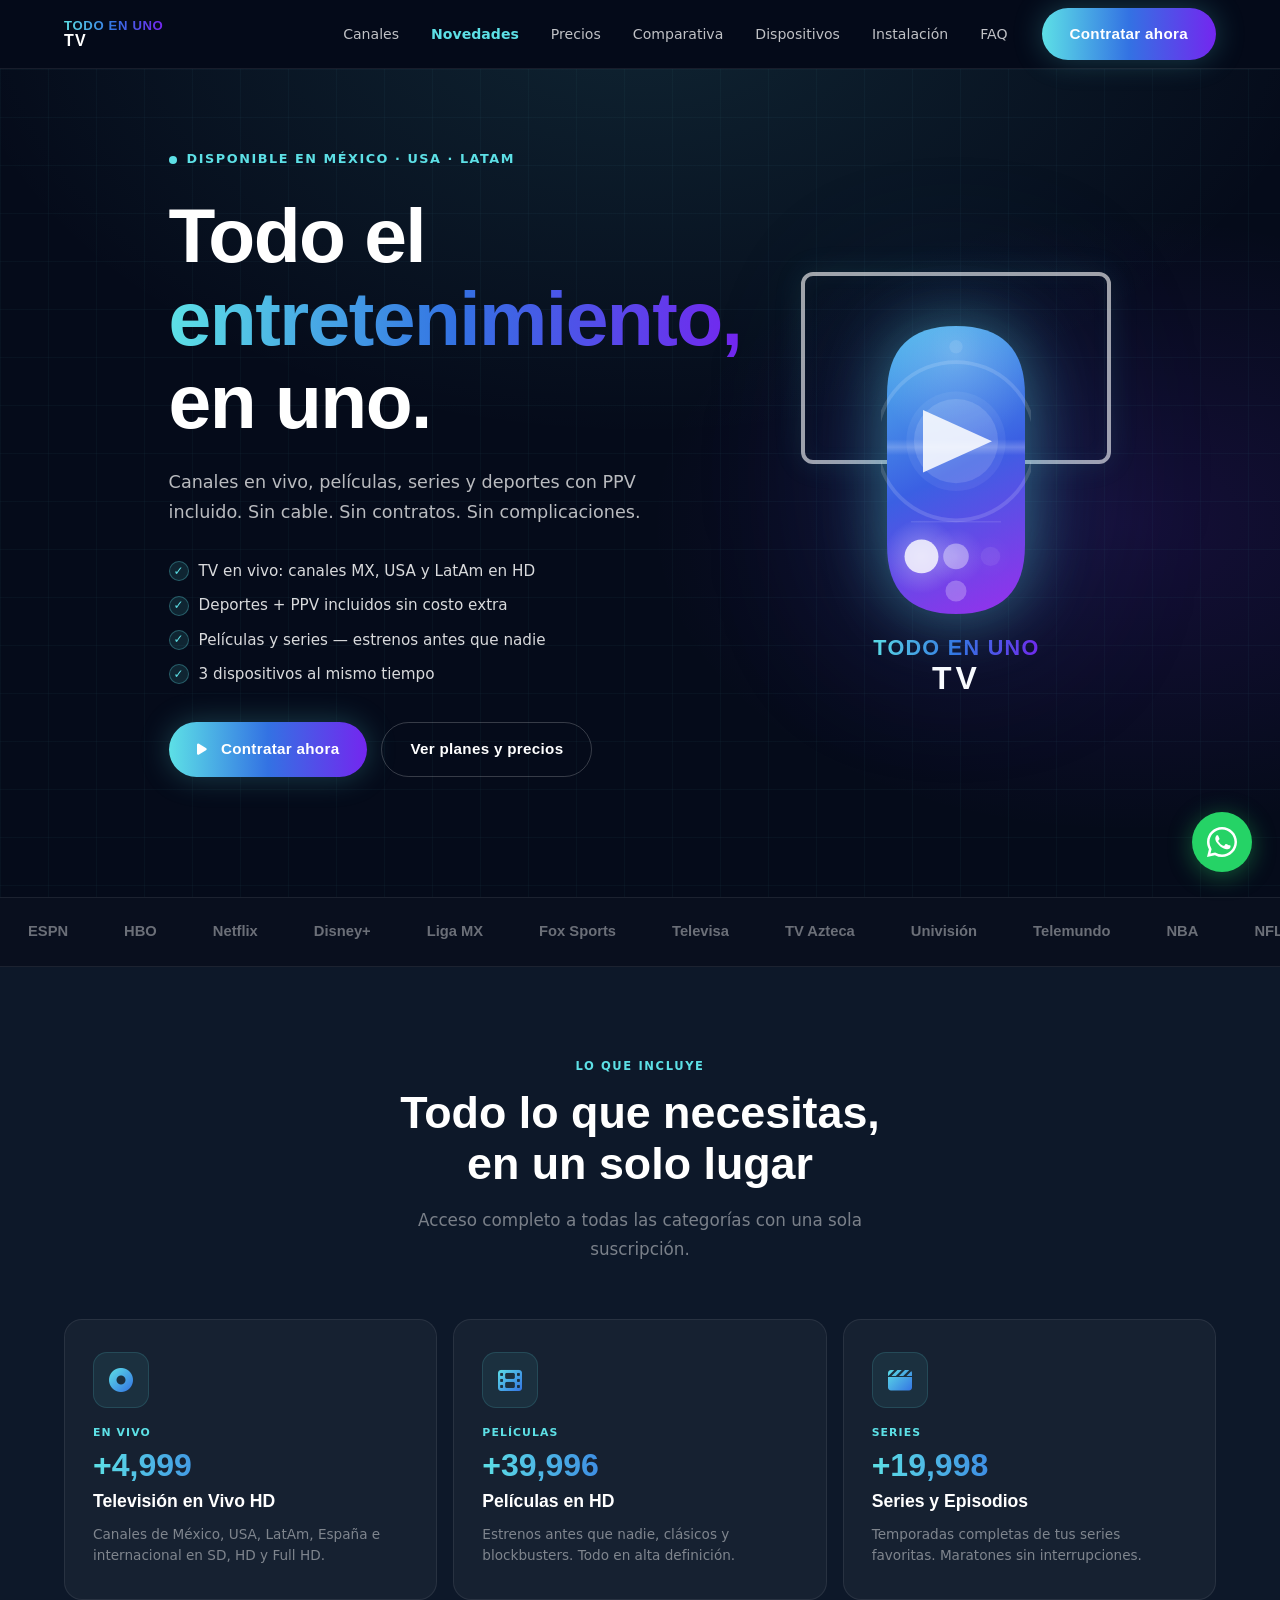
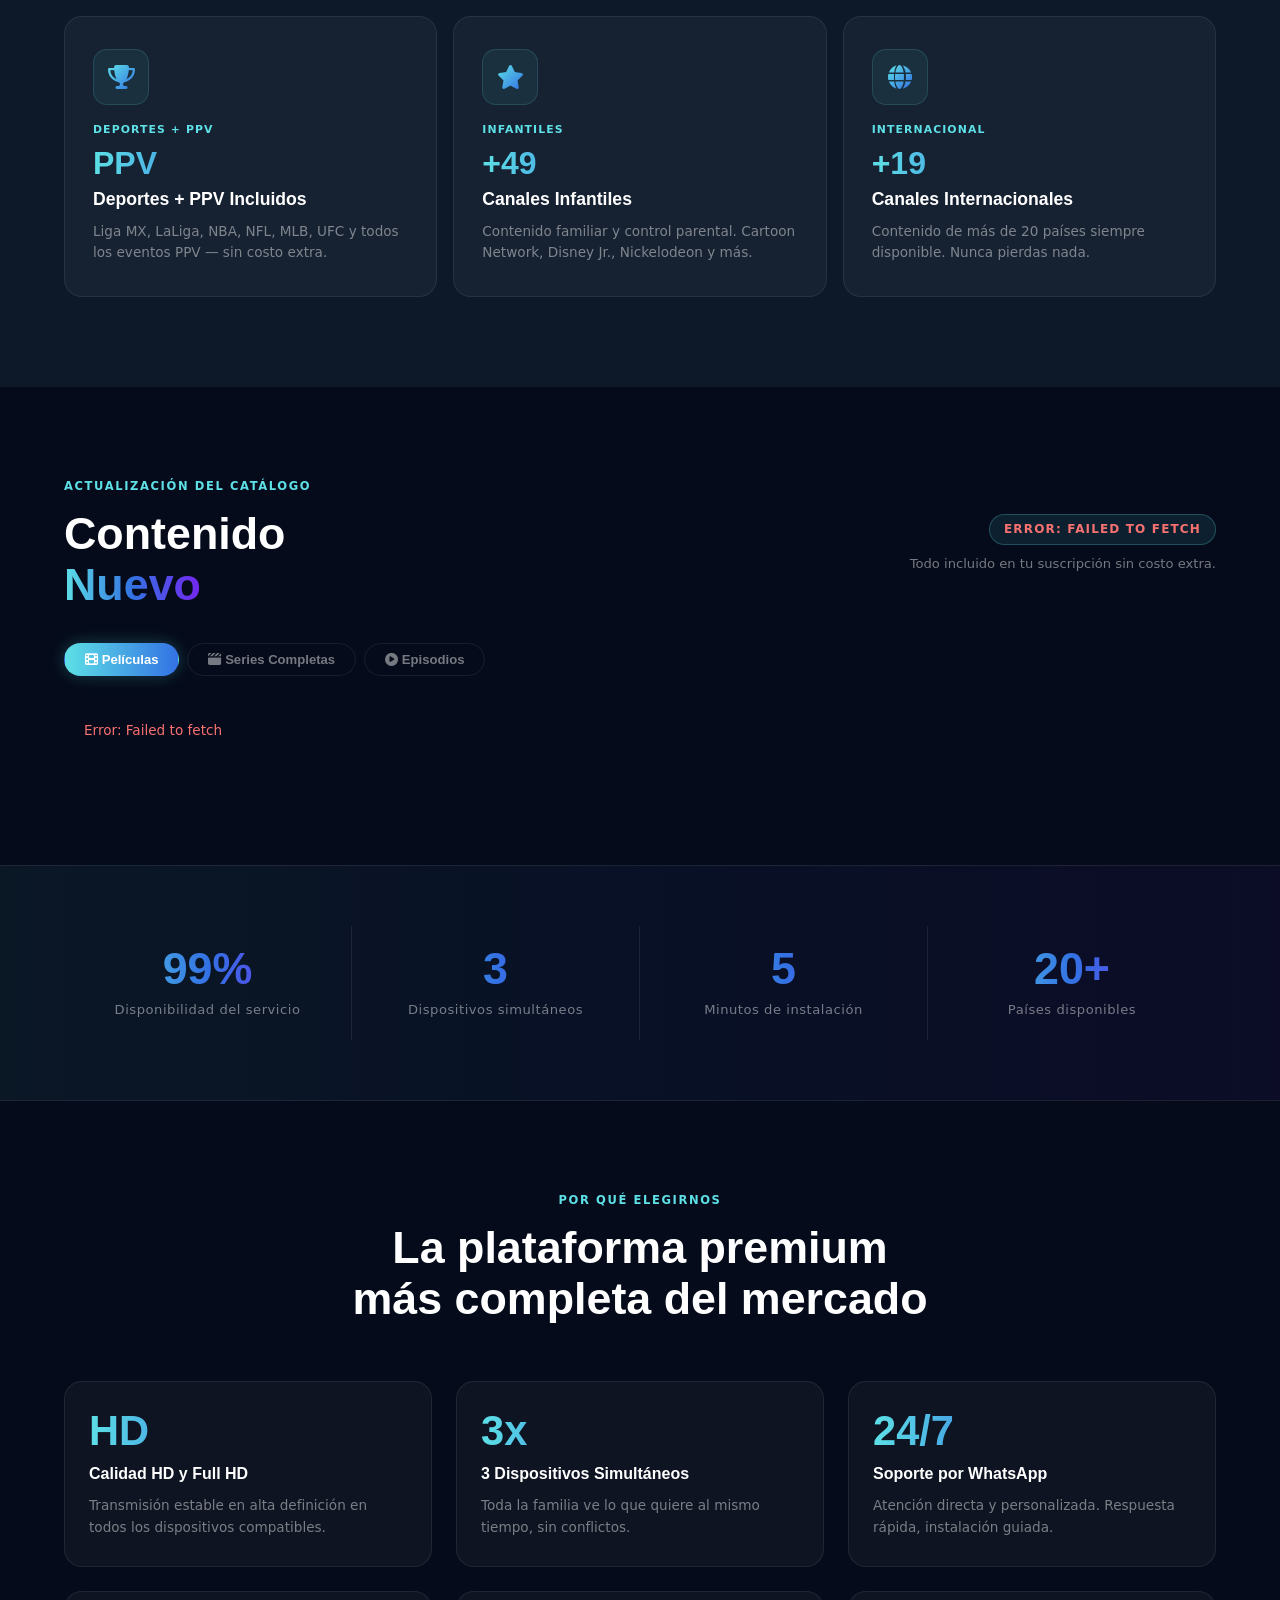
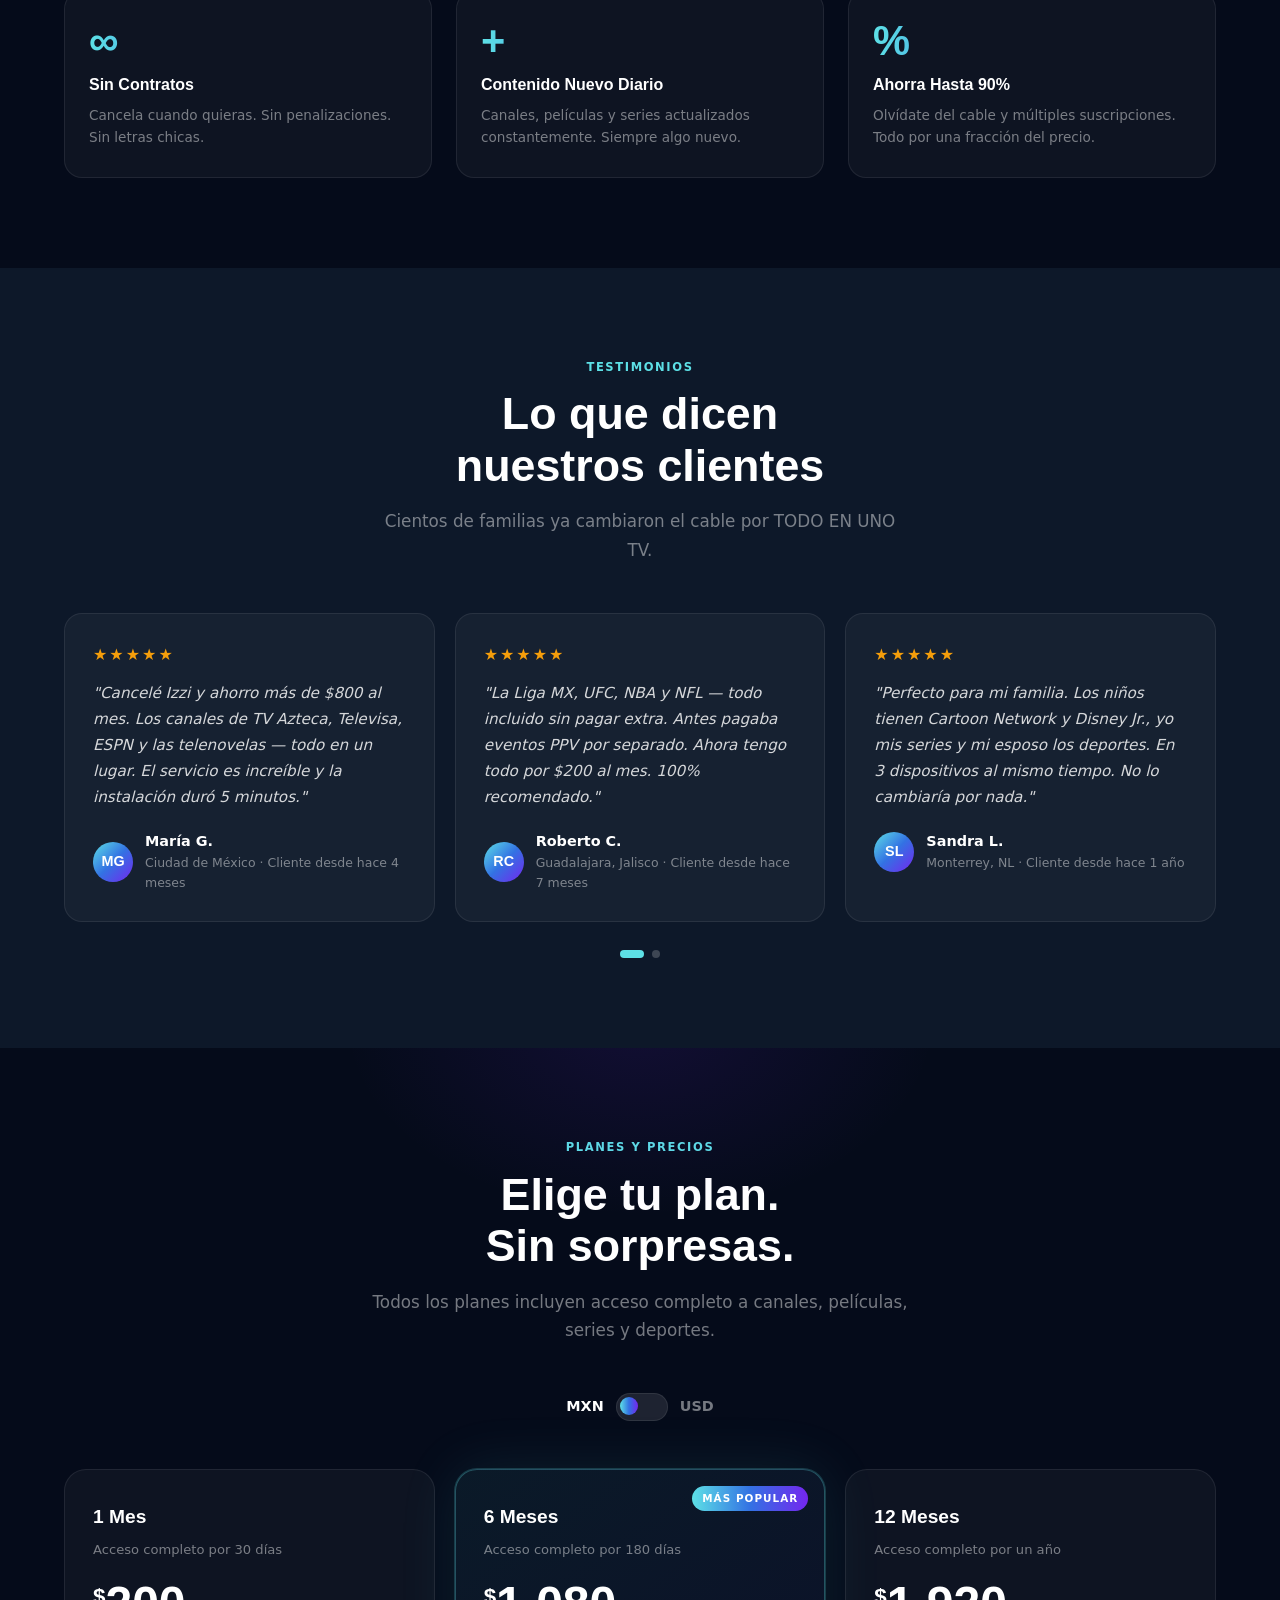
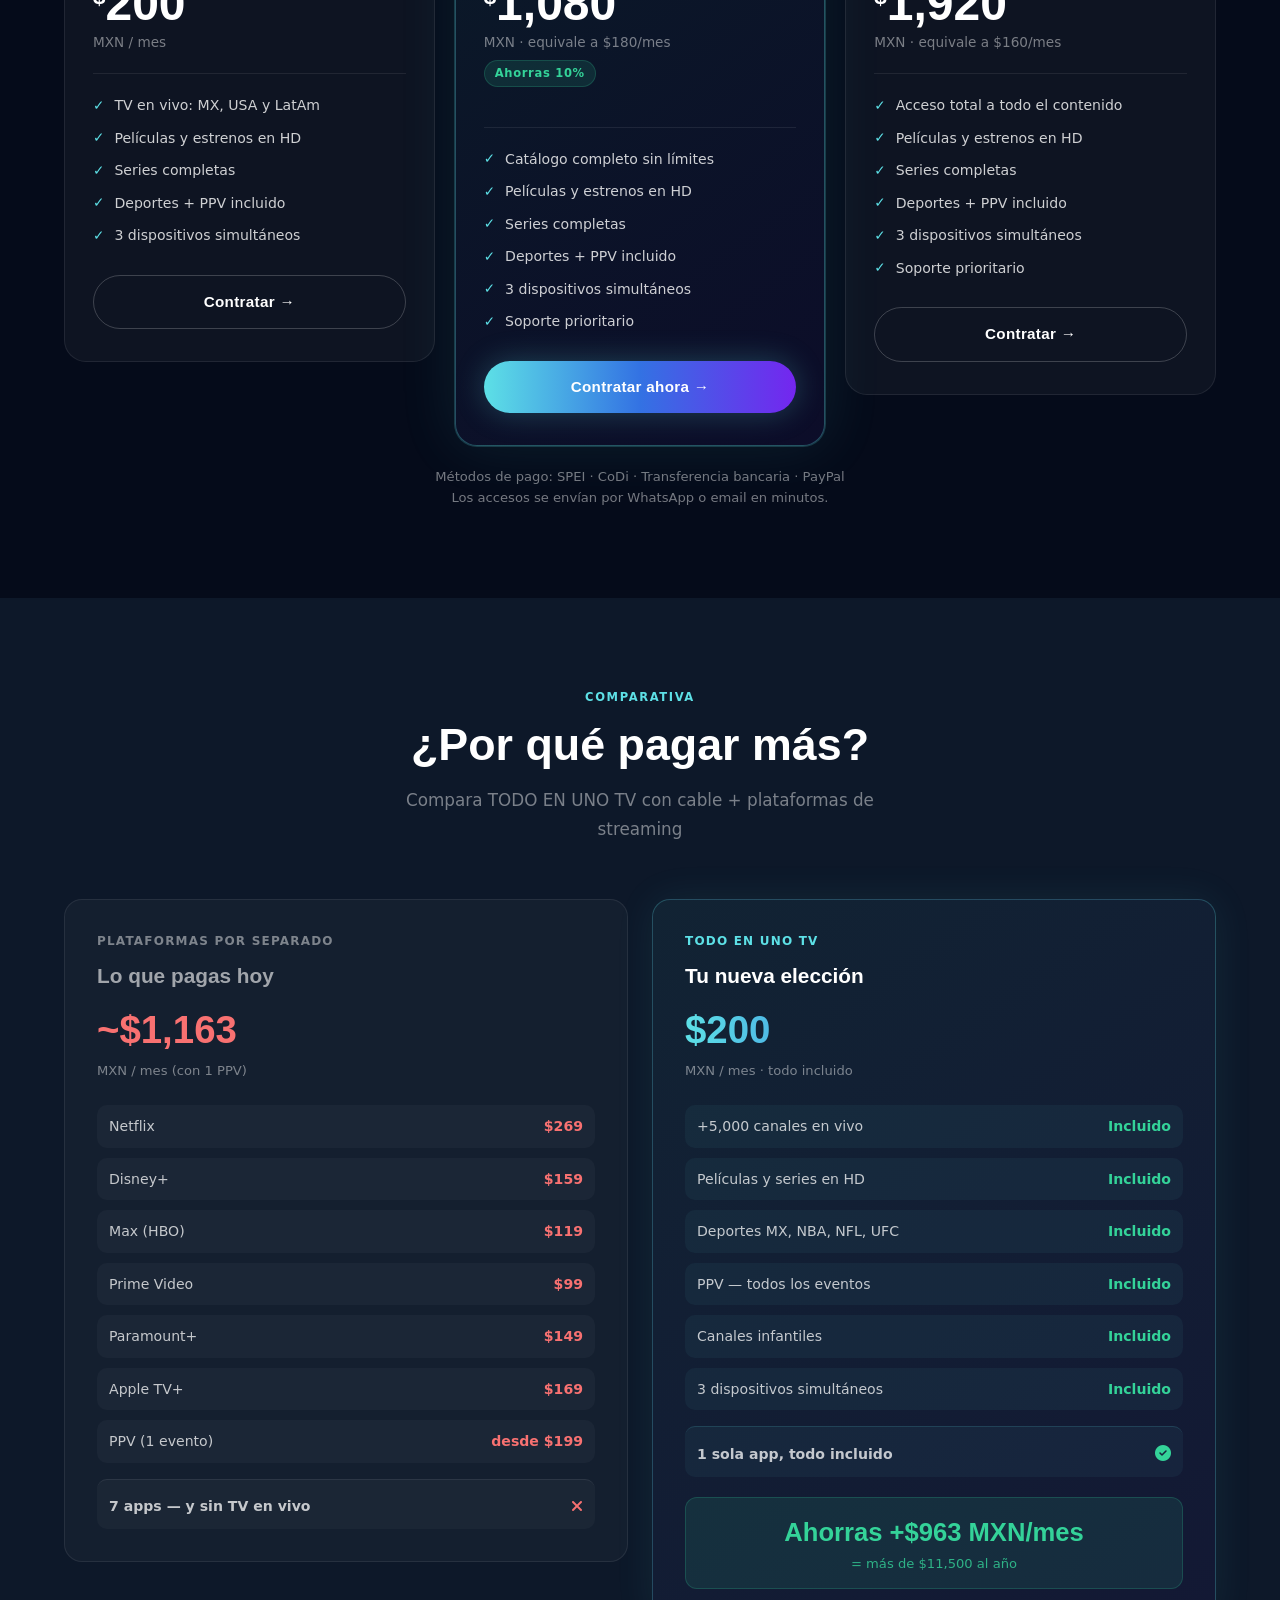
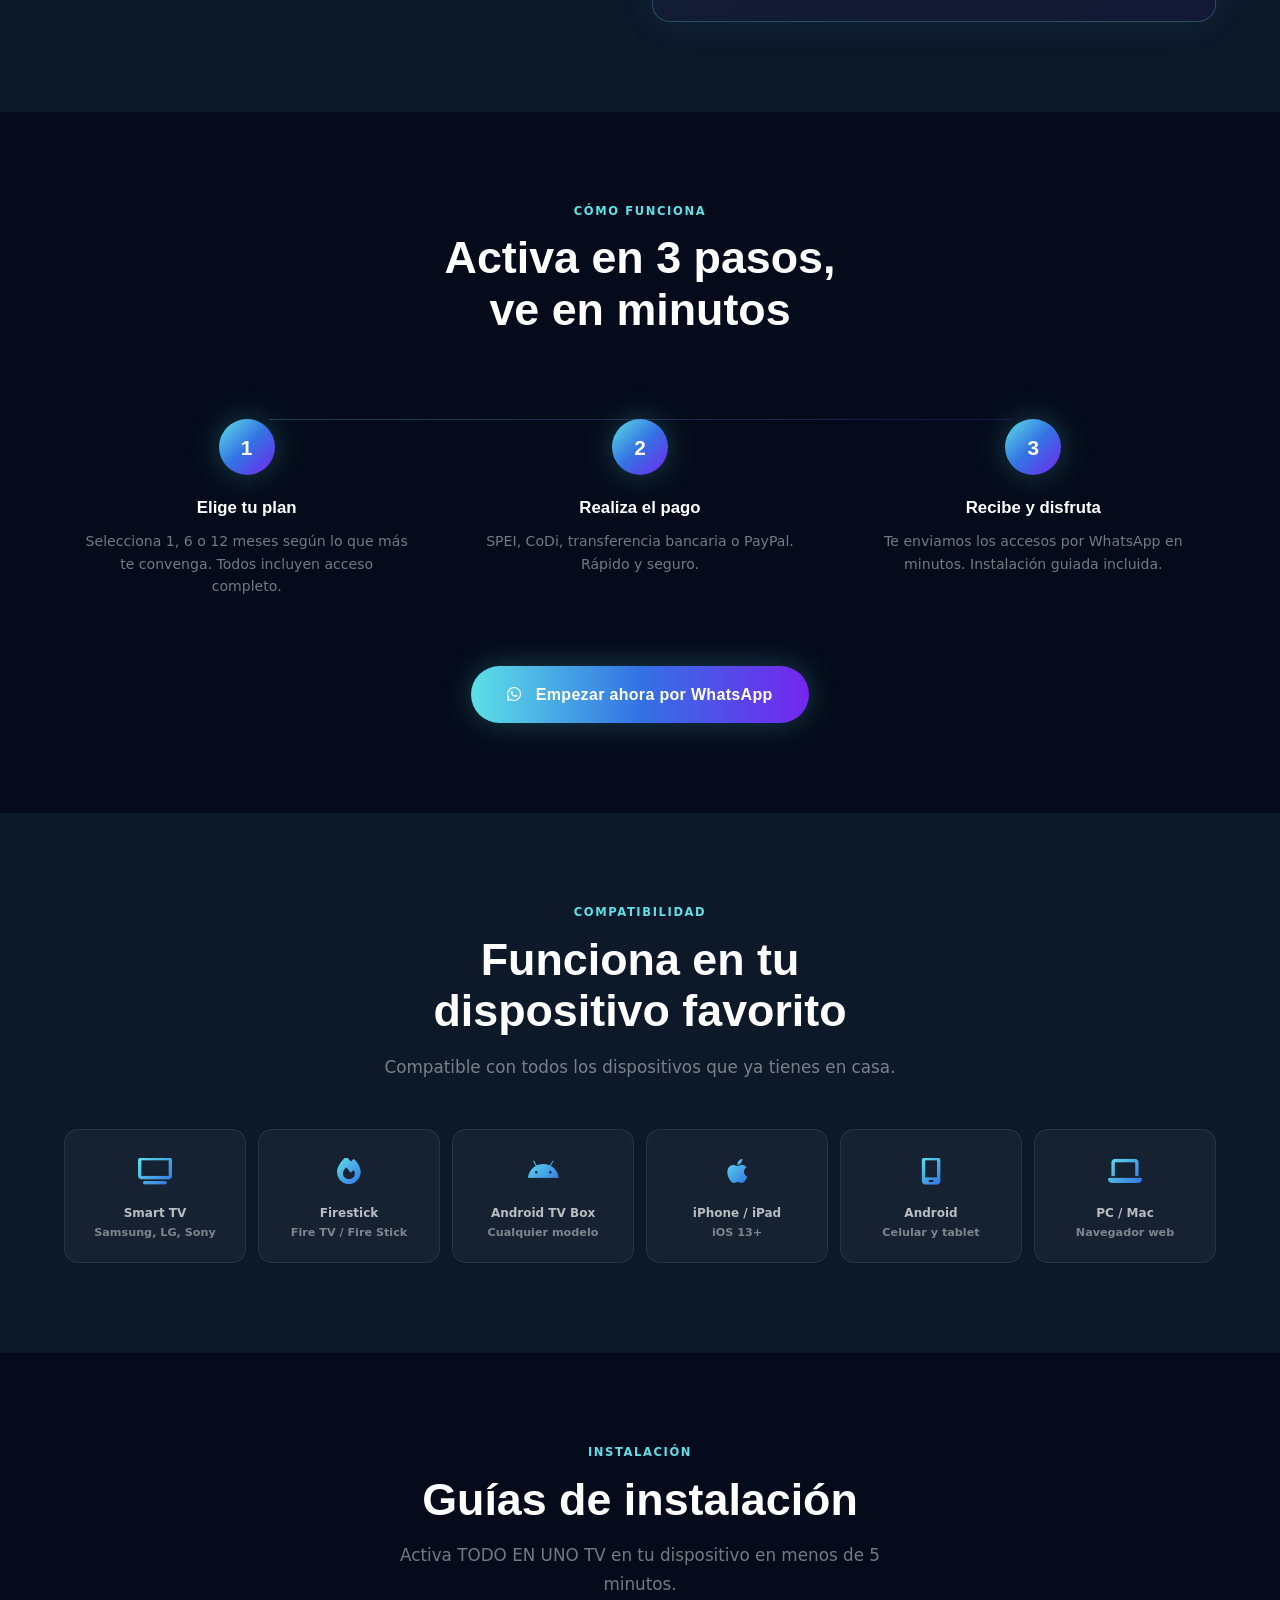
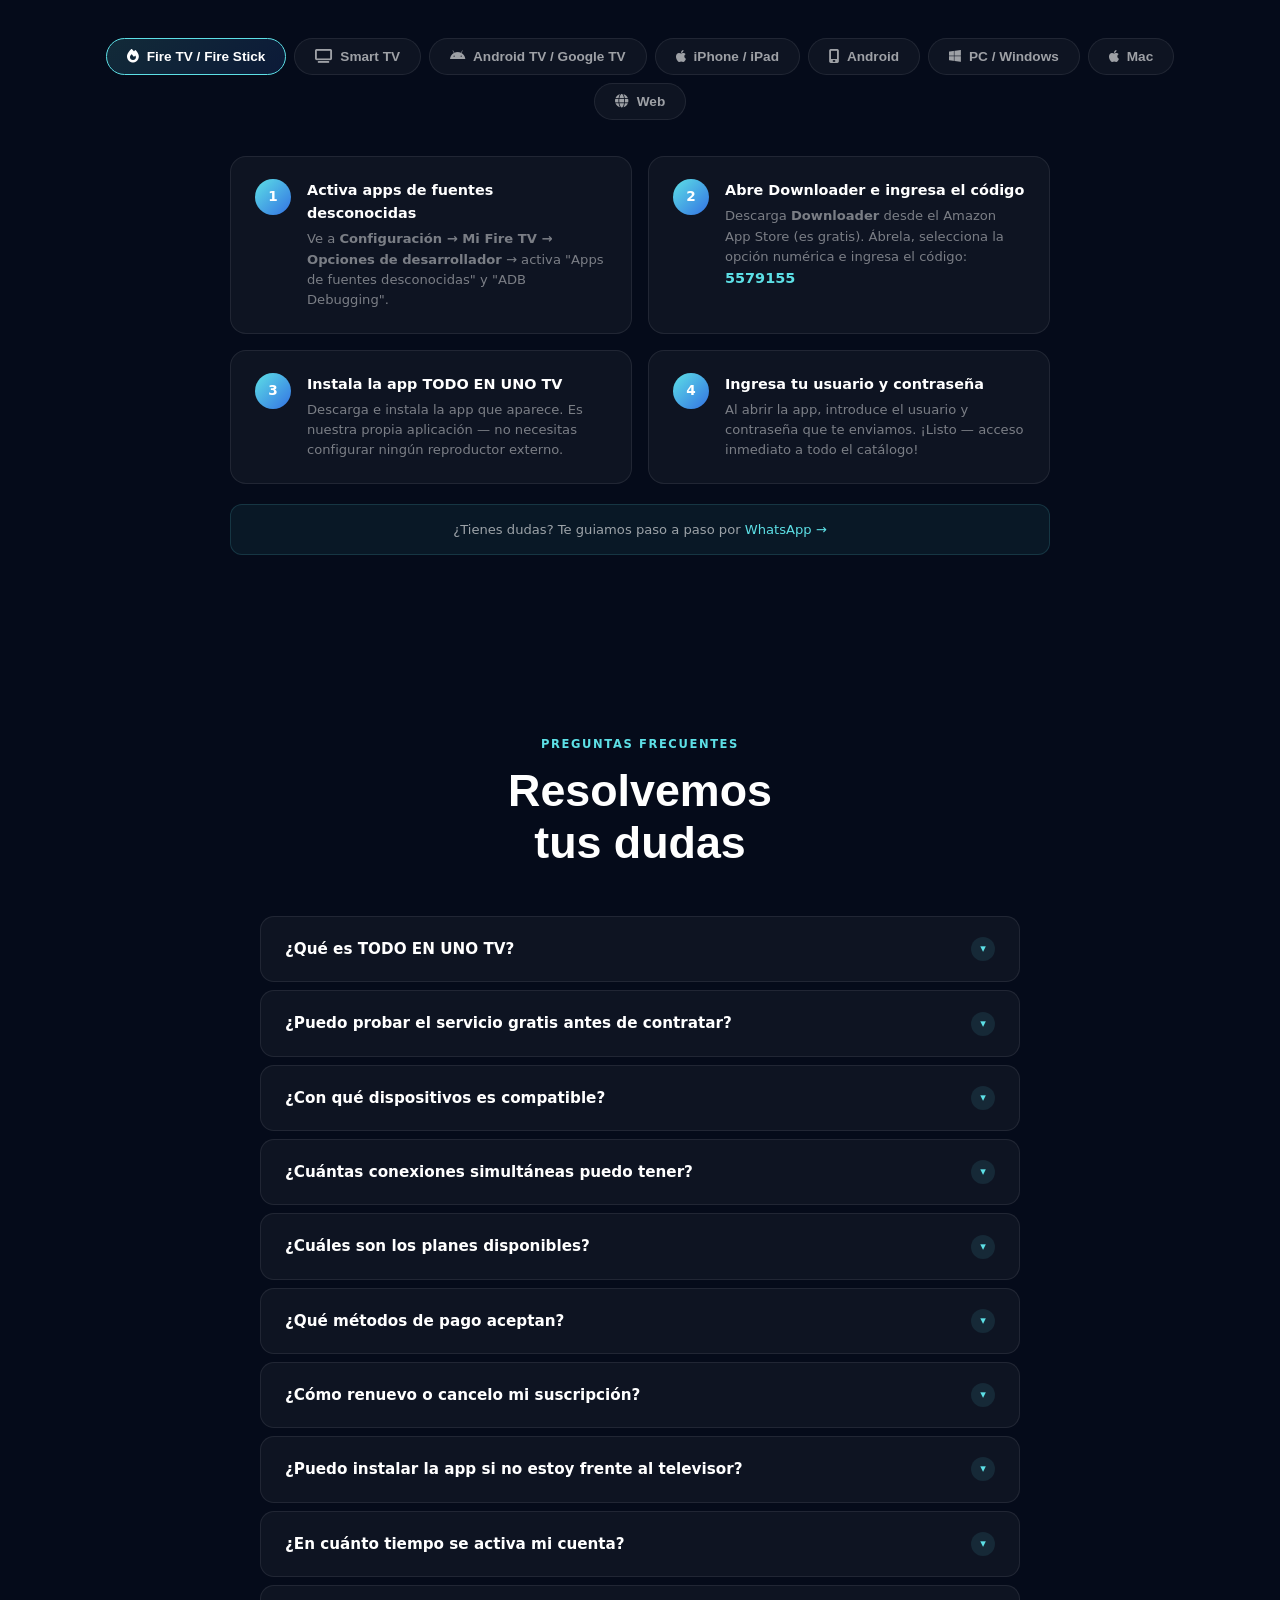
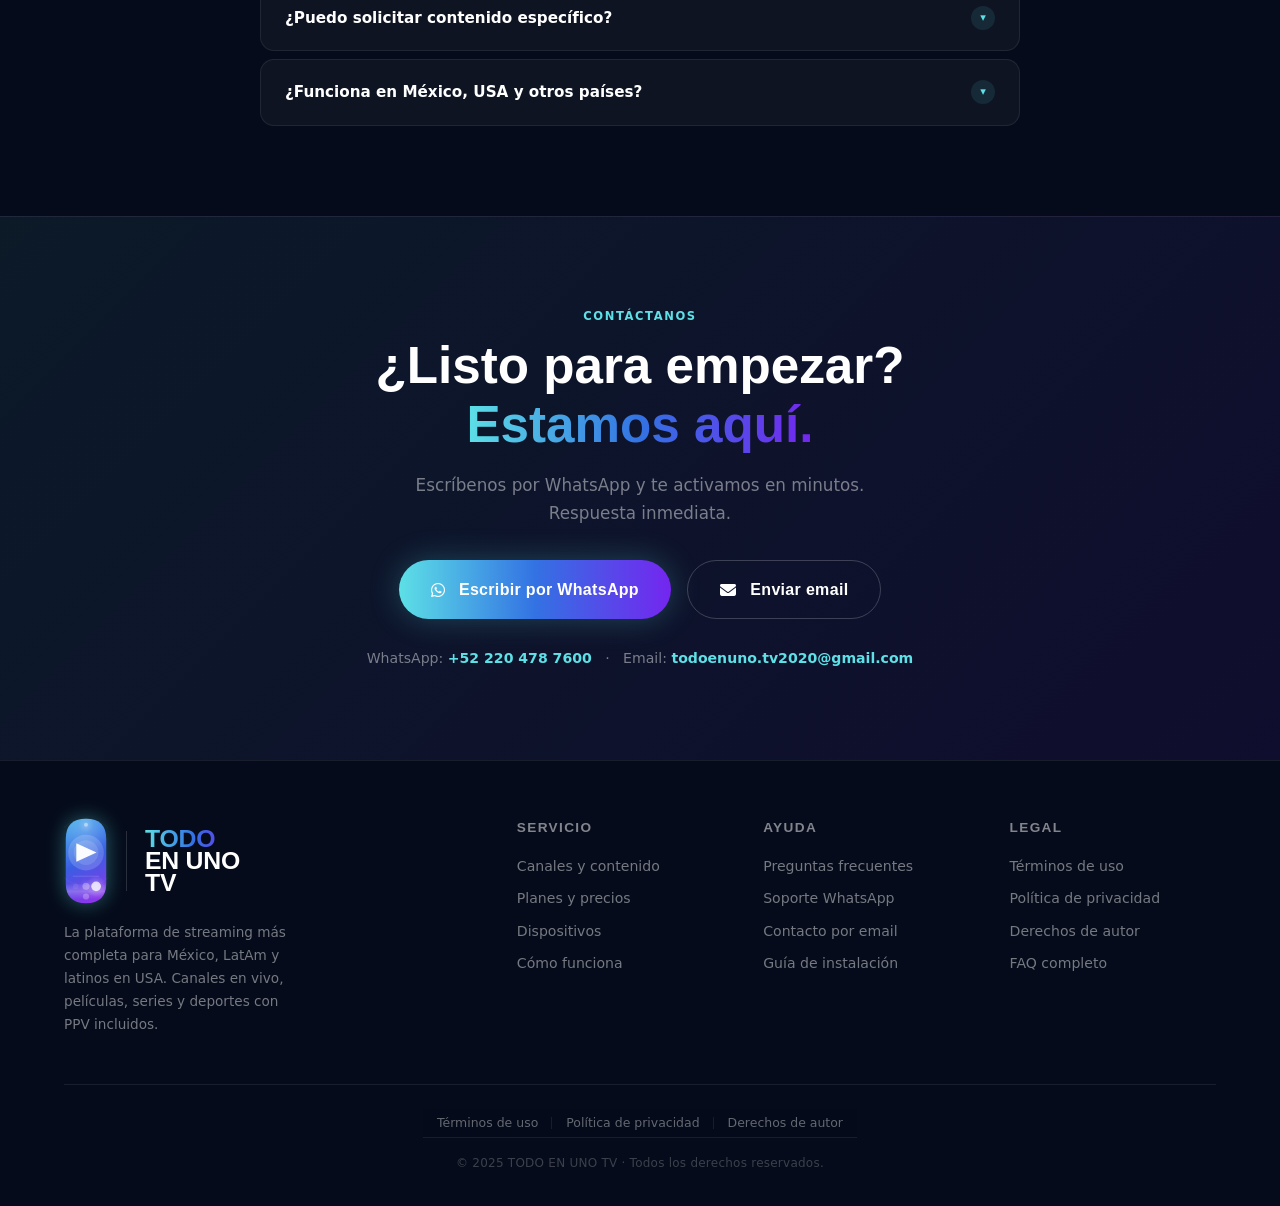
<file: index.html>
<!DOCTYPE html>
<html lang="es">
<head>
<meta charset="UTF-8">
<meta name="viewport" content="width=device-width, initial-scale=1.0">
<title>TODO EN UNO TV — +5,000 Canales, Películas y Series en HD</title>
<meta name="description" content="La plataforma de streaming más completa para México, LatAm y latinos en USA. +5,000 canales, +40,000 películas, deportes y PPV incluidos desde $200 MXN/mes.">
<meta property="og:title" content="TODO EN UNO TV — Entretenimiento Sin Límites">
<meta property="og:description" content="+5,000 canales en vivo, películas, series y deportes. La alternativa premium al cable desde $200 MXN/mes.">
<meta property="og:url" content="https://www.todoenunotv.com">
<meta property="og:type" content="website">
<meta name="theme-color" content="#5de0e6">
<link rel="icon" type="image/png" href="[data-uri]">
<link rel="apple-touch-icon" href="[data-uri]">
<link rel="preconnect" href="https://api.fontshare.com">
<link href="https://api.fontshare.com/v2/css?f[]=clash-display@400,500,600,700&f[]=satoshi@300,400,500,700&display=swap" rel="stylesheet">
<link rel="stylesheet" href="https://cdnjs.cloudflare.com/ajax/libs/font-awesome/6.5.1/css/all.min.css">
<style>
/* ══ TOKENS ══════════════════════════════════════════════════════ */
:root{
  --c1:#5de0e6;--c2:#3372e3;--c3:#7426ef;
  --dk:#050B1A;--dk2:#0D1829;--dk3:#0f1e36;
  --grad:linear-gradient(135deg,var(--c1),var(--c2),var(--c3));
  --grad90:linear-gradient(90deg,var(--c1),var(--c2),var(--c3));
  --mu:rgba(255,255,255,.45);
  --border:rgba(255,255,255,.08);
  --glass:rgba(255,255,255,.04);
  --radius:18px;
  --fs-hero:clamp(2.6rem,6vw,5rem);
  --fs-h2:clamp(1.8rem,3.5vw,2.8rem);
  --fs-h3:clamp(1.1rem,2vw,1.4rem);
  --max:1200px;
}

/* ══ RESET ══════════════════════════════════════════════════════ */
*,*::before,*::after{box-sizing:border-box;margin:0;padding:0}
html{scroll-behavior:smooth;scroll-padding-top:72px}
body{
  font-family:'Satoshi',system-ui,sans-serif;
  background:var(--dk);color:#fff;
  overflow-x:hidden;line-height:1.6;
}
a{color:inherit;text-decoration:none}
img{max-width:100%;display:block}
ul{list-style:none}

/* ══ UTILS ══════════════════════════════════════════════════════ */
.container{max-width:var(--max);margin:0 auto;padding:0 24px}
.grad-text{
  background:var(--grad90);
  -webkit-background-clip:text;-webkit-text-fill-color:transparent;
  background-clip:text;
}
.btn{
  display:inline-flex;align-items:center;gap:8px;
  padding:14px 28px;border-radius:999px;font-weight:700;
  font-family:'Satoshi',sans-serif;font-size:.95rem;letter-spacing:.02em;
  cursor:pointer;transition:all .2s;border:none;
}
.btn-primary{
  background:var(--grad90);color:#fff;
  box-shadow:0 0 30px rgba(93,224,230,.25);
}
.btn-primary:hover{transform:translateY(-2px);box-shadow:0 0 40px rgba(93,224,230,.4)}
.btn-ghost{
  background:transparent;color:#fff;
  border:1.5px solid rgba(255,255,255,.2);
}
.btn-ghost:hover{border-color:var(--c1);background:rgba(93,224,230,.07)}
.badge{
  display:inline-block;padding:4px 12px;border-radius:999px;
  font-size:.72rem;font-weight:700;letter-spacing:.1em;text-transform:uppercase;
}
.badge-cyan{background:rgba(93,224,230,.12);color:var(--c1);border:1px solid rgba(93,224,230,.25)}
.badge-purple{background:rgba(116,38,239,.15);color:#b47cf5;border:1px solid rgba(116,38,239,.3)}
.badge-green{background:rgba(52,211,153,.12);color:#34d399;border:1px solid rgba(52,211,153,.25)}

.section{padding:90px 0}
.section-label{
  font-size:.72rem;font-weight:700;letter-spacing:.14em;text-transform:uppercase;
  color:var(--c1);margin-bottom:12px;
}
.section-title{
  font-family:'Clash Display',sans-serif;font-size:var(--fs-h2);
  font-weight:700;line-height:1.15;margin-bottom:16px;
}
.section-sub{
  font-size:1.05rem;color:var(--mu);max-width:540px;line-height:1.7;
}

/* Scroll reveal */
.reveal{opacity:0;transform:translateY(32px);transition:opacity .6s ease,transform .6s ease}
.reveal.visible{opacity:1;transform:none}

/* ══ PROMO BAR ══════════════════════════════════════════════════ */
#promo-bar{
  background:linear-gradient(90deg,rgba(93,224,230,.12),rgba(116,38,239,.15),rgba(93,224,230,.12));
  border-bottom:1px solid rgba(93,224,230,.15);
  padding:9px 24px;text-align:center;
  font-size:.82rem;font-weight:600;position:relative;
}
#promo-bar span{color:var(--c1);font-weight:700}
#close-promo{
  position:absolute;right:16px;top:50%;transform:translateY(-50%);
  background:none;border:none;color:var(--mu);cursor:pointer;font-size:1.1rem;
  line-height:1;
}

/* ══ NAV ════════════════════════════════════════════════════════ */
nav{
  position:sticky;top:0;z-index:1000;
  background:rgba(5,11,26,.85);
  backdrop-filter:blur(20px);-webkit-backdrop-filter:blur(20px);
  border-bottom:1px solid var(--border);
  transition:background .3s;
}
.nav-inner{
  display:flex;align-items:center;gap:8px;
  height:68px;max-width:var(--max);margin:0 auto;padding:0 24px;
}
.nav-logo{display:flex;align-items:center;gap:10px;flex-shrink:0}
.nav-logo-text{
  font-family:'Clash Display',sans-serif;
  font-size:1rem;font-weight:700;line-height:1.1;
}
.nav-links{
  display:flex;align-items:center;gap:4px;margin-left:auto;
}
.nav-links a{
  font-size:.88rem;font-weight:500;padding:6px 14px;border-radius:8px;
  color:rgba(255,255,255,.75);transition:all .18s;
}
.nav-links a:hover{color:#fff;background:var(--glass)}
.nav-cta{margin-left:12px}
#menu-btn{
  display:none;background:none;border:none;color:#fff;cursor:pointer;
  padding:4px;margin-left:auto;
}
#mobile-menu{
  display:none;position:fixed;inset:0;z-index:999;
  background:rgba(5,11,26,.97);flex-direction:column;
  align-items:center;justify-content:center;gap:24px;
}
#mobile-menu.open{display:flex}
#mobile-menu a{font-family:'Clash Display',sans-serif;font-size:1.6rem;font-weight:700;color:#fff}
#mobile-menu .close-menu{
  position:absolute;top:24px;right:24px;background:none;border:none;
  color:#fff;font-size:2rem;cursor:pointer;
}

/* ══ HERO ═══════════════════════════════════════════════════════ */
#hero{
  min-height:92vh;display:flex;align-items:center;
  position:relative;overflow:hidden;
  background:radial-gradient(ellipse 80% 80% at 50% -10%,rgba(93,224,230,.12) 0%,transparent 68%),
             radial-gradient(ellipse 60% 60% at 88% 55%,rgba(116,38,239,.14) 0%,transparent 62%),
             var(--dk);
  padding:80px 0;
}
.hero-grid{
  position:absolute;inset:0;
  background-image:
    linear-gradient(rgba(93,224,230,.035) 1px,transparent 1px),
    linear-gradient(90deg,rgba(93,224,230,.035) 1px,transparent 1px);
  background-size:48px 48px;
}
.hero-inner{
  position:relative;z-index:2;
  display:grid;grid-template-columns:1fr auto;gap:60px;align-items:center;
}
.hero-content{}
.hero-eyebrow{display:flex;align-items:center;gap:10px;margin-bottom:24px}
.hero-dot{
  width:8px;height:8px;border-radius:50%;background:var(--c1);
  animation:pulse-dot 2s infinite;flex-shrink:0;
}
@keyframes pulse-dot{
  0%,100%{box-shadow:0 0 0 0 rgba(93,224,230,.5)}
  50%{box-shadow:0 0 0 8px rgba(93,224,230,0)}
}
.hero-eyebrow span{
  font-size:.8rem;font-weight:700;letter-spacing:.12em;text-transform:uppercase;
  color:var(--c1);
}
.hero-title{
  font-family:'Clash Display',sans-serif;
  font-size:var(--fs-hero);font-weight:700;line-height:1.08;
  margin-bottom:24px;letter-spacing:-.02em;
}
.hero-sub{
  font-size:1.1rem;color:rgba(255,255,255,.72);
  max-width:520px;line-height:1.72;margin-bottom:32px;
}
.hero-checks{display:flex;flex-direction:column;gap:10px;margin-bottom:36px}
.hero-check{
  display:flex;align-items:center;gap:10px;
  font-size:.95rem;color:rgba(255,255,255,.85);
}
.hero-check-icon{
  width:20px;height:20px;border-radius:50%;
  background:rgba(93,224,230,.12);border:1.5px solid rgba(93,224,230,.3);
  display:flex;align-items:center;justify-content:center;flex-shrink:0;
  font-size:.75rem;color:var(--c1);
}
.hero-btns{display:flex;gap:14px;flex-wrap:wrap;margin-bottom:40px}
.hero-stats{display:flex;gap:32px;flex-wrap:wrap}
.hero-stat{}
.hero-stat-n{
  font-family:'Clash Display',sans-serif;font-size:1.8rem;font-weight:700;
  background:var(--grad90);-webkit-background-clip:text;-webkit-text-fill-color:transparent;background-clip:text;
  line-height:1;
}
.hero-stat-l{font-size:.75rem;color:var(--mu);margin-top:3px;letter-spacing:.04em}

.hero-visual{display:flex;flex-direction:column;align-items:center;gap:16px;flex-shrink:0}

/* ── Hero TV screen ─────────────────────────────────── */
.hero-tv-wrap{position:relative;display:flex;flex-direction:column;align-items:center}
.hero-tv{
  width:300px;height:185px;
  background:#050B1A;
  border:1.5px solid rgba(93,224,230,.28);
  border-radius:14px;overflow:hidden;position:relative;
  box-shadow:0 0 40px rgba(93,224,230,.12),0 0 80px rgba(51,114,227,.08),inset 0 0 40px rgba(5,11,26,.6);
}
.hero-tv::before{
  content:'';position:absolute;inset:0;
  background:
    radial-gradient(ellipse at 25% 55%,rgba(93,224,230,.13) 0%,transparent 55%),
    radial-gradient(ellipse at 75% 40%,rgba(116,38,239,.11) 0%,transparent 55%),
    radial-gradient(ellipse at 50% 80%,rgba(51,114,227,.09) 0%,transparent 50%);
}
.hero-tv-channels{
  position:absolute;inset:0;padding:14px 12px;
  display:grid;grid-template-columns:repeat(3,1fr);grid-template-rows:repeat(2,1fr);gap:7px;
}
.hero-tv-ch{
  border-radius:7px;overflow:hidden;position:relative;
  border:1px solid rgba(255,255,255,.07);
}
.hero-tv-ch:nth-child(1){background:linear-gradient(135deg,rgba(93,224,230,.18),rgba(51,114,227,.22))}
.hero-tv-ch:nth-child(2){background:linear-gradient(135deg,rgba(116,38,239,.22),rgba(51,114,227,.18))}
.hero-tv-ch:nth-child(3){background:linear-gradient(135deg,rgba(51,114,227,.2),rgba(93,224,230,.12))}
.hero-tv-ch:nth-child(4){background:linear-gradient(135deg,rgba(93,224,230,.12),rgba(116,38,239,.18))}
.hero-tv-ch:nth-child(5){background:linear-gradient(135deg,rgba(51,114,227,.22),rgba(93,224,230,.15))}
.hero-tv-ch:nth-child(6){background:linear-gradient(135deg,rgba(116,38,239,.15),rgba(51,114,227,.2))}
.hero-tv-ch-label{
  position:absolute;bottom:4px;left:5px;
  font-size:.52rem;font-weight:700;letter-spacing:.04em;
  color:rgba(255,255,255,.55);text-transform:uppercase;
}
.hero-tv-live{
  position:absolute;top:4px;right:4px;
  font-size:.45rem;font-weight:700;letter-spacing:.06em;
  background:#e74c3c;color:#fff;padding:1px 4px;border-radius:3px;
}
.hero-tv-stand-neck{width:30px;height:12px;background:rgba(255,255,255,.07);margin:0 auto}
.hero-tv-stand-base{
  width:90px;height:6px;
  background:linear-gradient(90deg,transparent,rgba(93,224,230,.2),transparent);
  border-radius:3px;margin:0 auto;
}
.hero-canvas-wrap{
  position:relative;
  filter:drop-shadow(0 0 40px rgba(93,224,230,.35)) drop-shadow(0 0 100px rgba(51,114,227,.18));
}
.hero-devices{
  display:flex;gap:8px;flex-wrap:wrap;justify-content:center;max-width:240px;
}
.hero-device-chip{
  background:rgba(255,255,255,.06);border:1px solid var(--border);
  border-radius:8px;padding:4px 10px;font-size:.72rem;font-weight:600;
  color:rgba(255,255,255,.6);
}

/* ══ MARQUEE ════════════════════════════════════════════════════ */
#marquee{
  padding:22px 0;
  border-top:1px solid var(--border);border-bottom:1px solid var(--border);
  background:rgba(255,255,255,.015);overflow:hidden;
}
.marquee-track{
  display:flex;gap:0;animation:marquee-scroll 90s linear infinite;
  width:max-content;
}
.marquee-track:hover{animation-play-state:paused}
.marquee-item{
  padding:0 28px;font-family:'Clash Display',sans-serif;font-size:.92rem;
  font-weight:600;color:rgba(255,255,255,.4);white-space:nowrap;
  transition:color .2s;
}
.marquee-item:hover{color:var(--c1)}
@keyframes marquee-scroll{from{transform:translateX(0)}to{transform:translateX(-50%)}}
@keyframes shimmer{0%{background-position:200% 0}100%{background-position:-200% 0}}

/* ══ CATEGORIES ═════════════════════════════════════════════════ */
#categories{background:var(--dk2)}
.cat-grid{
  display:grid;
  grid-template-columns:repeat(3,1fr);
  gap:16px;
}
.cat-card{
  background:var(--glass);border:1px solid var(--border);
  border-radius:var(--radius);padding:32px 28px;
  transition:all .25s;cursor:default;position:relative;overflow:hidden;
}
.cat-card::before{
  content:'';position:absolute;inset:0;
  background:var(--grad);opacity:0;transition:opacity .3s;
  border-radius:var(--radius);
}
.cat-card:hover{border-color:rgba(93,224,230,.3);transform:translateY(-4px);
  box-shadow:0 20px 60px rgba(0,0,0,.3),0 0 30px rgba(93,224,230,.08)}
.cat-icon{
  font-size:1.5rem;margin-bottom:16px;
  display:inline-flex;align-items:center;justify-content:center;
  width:56px;height:56px;border-radius:14px;
  background:rgba(93,224,230,.08);border:1px solid rgba(93,224,230,.15);
}
.cat-icon i{
  background:linear-gradient(135deg,var(--c1),var(--c2));
  -webkit-background-clip:text;-webkit-text-fill-color:transparent;background-clip:text;
}
.cat-badge{font-size:.68rem;font-weight:700;letter-spacing:.1em;text-transform:uppercase;color:var(--c1);margin-bottom:8px}
.cat-count{
  font-family:'Clash Display',sans-serif;font-size:2rem;font-weight:700;
  background:var(--grad90);-webkit-background-clip:text;-webkit-text-fill-color:transparent;background-clip:text;
  line-height:1;margin-bottom:6px;
}
.cat-title{font-family:'Clash Display',sans-serif;font-size:1.1rem;font-weight:600;margin-bottom:8px}
.cat-desc{font-size:.85rem;color:var(--mu);line-height:1.6}

/* ══ FEATURES ═══════════════════════════════════════════════════ */
.feat-grid{
  display:grid;grid-template-columns:repeat(3,1fr);gap:24px;
}
.feat-card{
  background:var(--glass);border:1px solid var(--border);
  border-radius:var(--radius);padding:28px 24px;
  transition:all .2s;
}
.feat-card:hover{border-color:rgba(93,224,230,.25);background:rgba(93,224,230,.04)}
.feat-num{
  font-family:'Clash Display',sans-serif;font-size:2.6rem;font-weight:700;
  background:var(--grad90);-webkit-background-clip:text;-webkit-text-fill-color:transparent;background-clip:text;
  line-height:1;margin-bottom:10px;
}
.feat-title{font-family:'Clash Display',sans-serif;font-size:1rem;font-weight:600;margin-bottom:8px}
.feat-desc{font-size:.85rem;color:var(--mu);line-height:1.6}

/* ══ STATS BAR ══════════════════════════════════════════════════ */
#stats{
  background:linear-gradient(90deg,rgba(93,224,230,.06),rgba(51,114,227,.06),rgba(116,38,239,.06));
  border-top:1px solid var(--border);border-bottom:1px solid var(--border);
  padding:60px 0;
}
.stats-grid{
  display:grid;grid-template-columns:repeat(4,1fr);gap:0;
}
.stat-item{
  text-align:center;padding:20px;
  border-right:1px solid var(--border);
}
.stat-item:last-child{border-right:none}
.stat-n{
  font-family:'Clash Display',sans-serif;font-size:2.8rem;font-weight:700;
  background:var(--grad90);-webkit-background-clip:text;-webkit-text-fill-color:transparent;background-clip:text;
  line-height:1;margin-bottom:8px;
}
.stat-l{font-size:.82rem;color:var(--mu);letter-spacing:.04em}

/* ══ TESTIMONIALS ════════════════════════════════════════════════ */
#testimonials{background:var(--dk2)}
.testi-slider{overflow:hidden;position:relative}
.testi-track{
  display:flex;gap:20px;transition:transform .5s cubic-bezier(.4,0,.2,1);
}
.testi-card{
  background:var(--glass);border:1px solid var(--border);
  border-radius:var(--radius);padding:28px;flex-shrink:0;
}
.testi-stars{color:#f59e0b;font-size:1rem;margin-bottom:14px;letter-spacing:2px}
.testi-text{
  font-size:.95rem;color:rgba(255,255,255,.82);line-height:1.7;
  margin-bottom:20px;font-style:italic;
}
.testi-text::before{content:'"'}
.testi-text::after{content:'"'}
.testi-author{display:flex;align-items:center;gap:12px}
.testi-avatar{
  width:40px;height:40px;border-radius:50%;
  display:flex;align-items:center;justify-content:center;
  font-family:'Clash Display',sans-serif;font-size:.9rem;font-weight:700;
  background:var(--grad);color:#fff;flex-shrink:0;
}
.testi-name{font-weight:700;font-size:.9rem}
.testi-loc{font-size:.78rem;color:var(--mu)}
.testi-nav{display:flex;gap:8px;justify-content:center;margin-top:28px}
.testi-dot{
  width:8px;height:8px;border-radius:50%;
  background:rgba(255,255,255,.2);border:none;cursor:pointer;transition:.2s;
}
.testi-dot.active{background:var(--c1);width:24px;border-radius:4px}

/* ══ PRICING ════════════════════════════════════════════════════ */
#pricing{position:relative;overflow:hidden}
#pricing::before{
  content:'';position:absolute;top:-20%;left:50%;transform:translateX(-50%);
  width:600px;height:400px;
  background:radial-gradient(ellipse,rgba(116,38,239,.12) 0%,transparent 70%);
  pointer-events:none;
}
.pricing-toggle{
  display:flex;align-items:center;gap:12px;justify-content:center;
  margin-bottom:48px;
}
.toggle-label{font-size:.9rem;font-weight:600;color:var(--mu);transition:.2s}
.toggle-label.active{color:#fff}
.toggle-switch{
  width:52px;height:28px;border-radius:999px;
  background:rgba(255,255,255,.1);border:1.5px solid var(--border);
  cursor:pointer;position:relative;transition:.2s;
}
.toggle-thumb{
  position:absolute;top:3px;left:3px;
  width:18px;height:18px;border-radius:50%;
  background:var(--grad90);transition:.2s;
}
.toggle-switch.usd .toggle-thumb{left:calc(100% - 21px)}
.pricing-grid{
  display:grid;grid-template-columns:repeat(3,1fr);gap:20px;align-items:start;
}
.plan-card{
  background:var(--glass);border:1px solid var(--border);
  border-radius:22px;padding:32px 28px;transition:all .3s;position:relative;overflow:hidden;
}
.plan-card.featured{
  background:linear-gradient(145deg,rgba(93,224,230,.07),rgba(116,38,239,.07));
  border-color:rgba(93,224,230,.3);
  box-shadow:0 0 60px rgba(93,224,230,.1),0 0 0 1px rgba(93,224,230,.2);
}
.plan-card:hover:not(.featured){border-color:rgba(93,224,230,.2);transform:translateY(-4px)}
.plan-featured-badge{
  position:absolute;top:16px;right:16px;
  background:var(--grad90);color:#fff;
  font-size:.65rem;font-weight:700;letter-spacing:.1em;text-transform:uppercase;
  padding:4px 10px;border-radius:999px;
}
.plan-name{
  font-family:'Clash Display',sans-serif;font-size:1.2rem;font-weight:700;
  margin-bottom:6px;
}
.plan-duration{font-size:.82rem;color:var(--mu);margin-bottom:20px}
.plan-price-wrap{margin-bottom:6px}
.plan-price{
  font-family:'Clash Display',sans-serif;font-size:3rem;font-weight:700;
  line-height:1;
}
.plan-price-cur{font-size:1.4rem;vertical-align:top;margin-top:6px;display:inline-block}
.plan-price-period{font-size:.85rem;color:var(--mu);margin-top:4px}
.plan-save{
  display:inline-block;margin-bottom:20px;
  background:rgba(52,211,153,.12);color:#34d399;border:1px solid rgba(52,211,153,.2);
  border-radius:999px;font-size:.72rem;font-weight:700;padding:3px 10px;letter-spacing:.06em;
}
.plan-divider{height:1px;background:var(--border);margin:20px 0}
.plan-features{display:flex;flex-direction:column;gap:10px;margin-bottom:28px}
.plan-feat{display:flex;align-items:center;gap:10px;font-size:.88rem;color:rgba(255,255,255,.8)}
.plan-feat-icon{color:var(--c1);font-size:.85rem;flex-shrink:0}
.plan-cta{width:100%;text-align:center;justify-content:center}

/* ══ COMPARISON ═════════════════════════════════════════════════ */
#comparison{background:var(--dk2)}
.comp-wrap{
  display:grid;grid-template-columns:1fr 1fr;gap:24px;align-items:start;
}
.comp-box{
  border-radius:var(--radius);padding:32px;
}
.comp-cable{
  background:rgba(255,255,255,.03);border:1px solid var(--border);
}
.comp-teutv{
  background:linear-gradient(145deg,rgba(93,224,230,.06),rgba(116,38,239,.06));
  border:1px solid rgba(93,224,230,.25);
  box-shadow:0 0 40px rgba(93,224,230,.08);
}
.comp-header{margin-bottom:24px}
.comp-title{font-family:'Clash Display',sans-serif;font-size:1.3rem;font-weight:700;margin-bottom:6px}
.comp-price{font-family:'Clash Display',sans-serif;font-size:2.4rem;font-weight:700}
.comp-price-label{font-size:.82rem;color:var(--mu)}
.comp-rows{display:flex;flex-direction:column;gap:10px}
.comp-row{
  display:flex;justify-content:space-between;align-items:center;
  padding:10px 12px;border-radius:10px;font-size:.88rem;
}
.comp-row.cable-row{background:rgba(255,255,255,.03)}
.comp-row.teutv-row{background:rgba(93,224,230,.05)}
.comp-row-label{color:rgba(255,255,255,.75)}
.comp-row-val{font-weight:700}
.comp-row-val.red{color:#f87171}
.comp-row-val.green{color:#34d399}
.comp-savings{
  margin-top:20px;padding:14px 18px;border-radius:12px;
  background:rgba(52,211,153,.1);border:1px solid rgba(52,211,153,.2);
  text-align:center;
}
.comp-savings-n{
  font-family:'Clash Display',sans-serif;font-size:1.6rem;font-weight:700;color:#34d399;
}
.comp-savings-l{font-size:.82rem;color:rgba(52,211,153,.8)}

/* ══ HOW IT WORKS ════════════════════════════════════════════════ */
.steps-grid{display:grid;grid-template-columns:repeat(3,1fr);gap:28px;position:relative}
.steps-grid::before{
  content:'';position:absolute;top:28px;left:calc(16.6% + 14px);right:calc(16.6% + 14px);
  height:1px;background:linear-gradient(90deg,var(--c1),var(--c3));
  opacity:.25;
}
.step-card{text-align:center;padding:28px 20px}
.step-num{
  width:56px;height:56px;border-radius:50%;
  background:var(--grad);
  display:flex;align-items:center;justify-content:center;
  font-family:'Clash Display',sans-serif;font-size:1.3rem;font-weight:700;
  margin:0 auto 20px;
  box-shadow:0 0 30px rgba(93,224,230,.25);
}
.step-title{font-family:'Clash Display',sans-serif;font-size:1.05rem;font-weight:700;margin-bottom:8px}
.step-desc{font-size:.88rem;color:var(--mu);line-height:1.6}

/* ══ DEVICES ════════════════════════════════════════════════════ */
#devices{background:var(--dk2)}
.devices-grid{
  display:grid;grid-template-columns:repeat(6,1fr);gap:12px;
}
.device-card{
  background:var(--glass);border:1px solid var(--border);
  border-radius:14px;padding:20px 12px;text-align:center;
  transition:all .2s;
}
.device-card:hover{border-color:rgba(93,224,230,.3);transform:translateY(-3px)}
.device-icon{font-size:1.7rem;margin-bottom:10px;display:block}
.device-icon i{
  background:linear-gradient(135deg,var(--c1),var(--c2));
  -webkit-background-clip:text;-webkit-text-fill-color:transparent;background-clip:text;
}
.device-name{font-size:.75rem;font-weight:600;color:rgba(255,255,255,.7)}

/* ══ GUIDES ══════════════════════════════════════════════════════ */
#guides{background:var(--dk)}
.guides-tabs{display:flex;gap:8px;flex-wrap:wrap;justify-content:center;margin-bottom:36px}
.guide-tab{
  display:flex;align-items:center;gap:8px;
  padding:10px 20px;border-radius:40px;border:1px solid var(--border);
  background:var(--glass);color:rgba(255,255,255,.6);
  font-size:.85rem;font-weight:600;cursor:pointer;transition:all .2s;
  font-family:'Satoshi',sans-serif;
}
.guide-tab:hover{border-color:rgba(93,224,230,.4);color:#fff}
.guide-tab.active{
  background:linear-gradient(135deg,rgba(93,224,230,.15),rgba(51,114,227,.15));
  border-color:var(--c1);color:#fff;
}
.guide-panel{display:none}
.guide-panel.active{display:block}
.guide-steps{
  max-width:820px;margin:0 auto;
  display:grid;grid-template-columns:repeat(2,1fr);gap:16px;
}
.guide-step{
  background:var(--glass);border:1px solid var(--border);
  border-radius:16px;padding:22px 24px;
  display:flex;gap:16px;align-items:flex-start;
  transition:border-color .2s;
}
.guide-step:hover{border-color:rgba(93,224,230,.25)}
.guide-step-num{
  min-width:36px;height:36px;border-radius:50%;
  background:linear-gradient(135deg,var(--c1),var(--c2));
  display:flex;align-items:center;justify-content:center;
  font-weight:800;font-size:.85rem;color:#fff;flex-shrink:0;
}
.guide-step-body{}
.guide-step-title{font-weight:700;font-size:.9rem;margin-bottom:4px;color:#fff}
.guide-step-desc{font-size:.82rem;color:var(--mu);line-height:1.55}
.guide-note{
  max-width:820px;margin:20px auto 0;
  padding:14px 20px;border-radius:12px;
  background:rgba(93,224,230,.06);border:1px solid rgba(93,224,230,.15);
  font-size:.82rem;color:rgba(255,255,255,.6);text-align:center;
}
.guide-note a{color:var(--c1);text-decoration:none}
.guide-note a:hover{text-decoration:underline}
@media(max-width:600px){
  .guide-steps{grid-template-columns:1fr}
}

/* ══ CONTENIDO NUEVO ══════════════════════════════════════════ */
#nuevo-contenido{background:var(--dk)}
.nuevo-header{display:flex;align-items:center;gap:16px;flex-wrap:wrap;margin-bottom:32px}
.nuevo-date{
  display:inline-flex;align-items:center;gap:6px;
  padding:5px 14px;border-radius:999px;
  background:rgba(93,224,230,.1);border:1px solid rgba(93,224,230,.25);
  font-size:.72rem;font-weight:700;letter-spacing:.1em;text-transform:uppercase;color:var(--c1);
}
.content-tabs{display:flex;gap:8px;flex-wrap:wrap;margin-bottom:24px}
.content-tab{
  padding:8px 20px;border-radius:999px;font-size:.82rem;font-weight:600;
  border:1px solid var(--border);background:transparent;color:var(--mu);
  cursor:pointer;transition:all .2s;
}
.content-tab:hover{border-color:rgba(93,224,230,.3);color:#fff}
.content-tab.active{
  background:linear-gradient(90deg,var(--c1),var(--c2));
  border-color:transparent;color:#fff;
  box-shadow:0 0 16px rgba(93,224,230,.25);
}
.content-panel{display:none}
.content-panel.active{display:block}
.poster-row{
  display:flex;gap:12px;overflow-x:auto;padding-bottom:14px;
  scroll-snap-type:x mandatory;-webkit-overflow-scrolling:touch;
}
.poster-row::-webkit-scrollbar{height:4px}
.poster-row::-webkit-scrollbar-track{background:var(--border);border-radius:4px}
.poster-row::-webkit-scrollbar-thumb{background:rgba(93,224,230,.4);border-radius:4px}
.poster-card{
  flex-shrink:0;width:138px;border-radius:12px;overflow:hidden;
  position:relative;scroll-snap-align:start;cursor:pointer;
  transition:transform .25s,box-shadow .25s;
  border:1px solid var(--border);
  background:var(--dk2);
}
.poster-card:hover{
  transform:translateY(-6px) scale(1.03);
  box-shadow:0 16px 40px rgba(0,0,0,.5),0 0 20px rgba(93,224,230,.18);
  border-color:rgba(93,224,230,.35);
  z-index:2;
}
.poster-card img{
  width:100%;aspect-ratio:2/3;object-fit:cover;display:block;
  transition:filter .25s;
}
.poster-card:hover img{filter:brightness(1.08)}
.poster-overlay{
  position:absolute;bottom:0;left:0;right:0;
  background:linear-gradient(transparent,rgba(5,11,26,.92));
  padding:28px 10px 10px;
}
.poster-title{font-size:.72rem;font-weight:600;color:#fff;line-height:1.3;text-align:left}
.poster-ep{font-size:.65rem;color:var(--c1);margin-top:2px;font-weight:600}
.badge-nuevo{
  position:absolute;top:8px;left:8px;
  padding:2px 8px;border-radius:999px;font-size:.6rem;font-weight:800;letter-spacing:.08em;
  background:linear-gradient(90deg,var(--c1),var(--c2));color:#050B1A;text-transform:uppercase;
}
.badge-type{
  position:absolute;top:8px;right:8px;
  padding:2px 7px;border-radius:6px;font-size:.58rem;font-weight:700;letter-spacing:.06em;
  text-transform:uppercase;
}
.badge-peli{background:rgba(116,38,239,.7);color:#d4aaff}
.badge-serie{background:rgba(51,114,227,.7);color:#a8c4ff}
.badge-ep{background:rgba(93,224,230,.15);color:var(--c1);border:1px solid rgba(93,224,230,.3)}
.poster-placeholder{
  width:100%;aspect-ratio:2/3;background:var(--dk3);display:flex;align-items:center;
  justify-content:center;flex-direction:column;gap:8px;color:var(--mu);font-size:.75rem;
}
@media(max-width:600px){
  .poster-card{width:118px}
}

/* ══ FAQ ════════════════════════════════════════════════════════ */
.faq-list{max-width:760px;margin:0 auto;display:flex;flex-direction:column;gap:8px}
.faq-item{
  background:var(--glass);border:1px solid var(--border);
  border-radius:14px;overflow:hidden;transition:border-color .2s;
}
.faq-item.open{border-color:rgba(93,224,230,.25)}
.faq-q{
  display:flex;justify-content:space-between;align-items:center;
  padding:20px 24px;cursor:pointer;font-weight:600;font-size:.95rem;
  user-select:none;
}
.faq-q:hover{color:var(--c1)}
.faq-arrow{
  width:24px;height:24px;flex-shrink:0;
  background:rgba(93,224,230,.1);border-radius:50%;
  display:flex;align-items:center;justify-content:center;
  font-size:.7rem;transition:.25s;color:var(--c1);
}
.faq-item.open .faq-arrow{transform:rotate(180deg);background:rgba(93,224,230,.2)}
.faq-a{
  max-height:0;overflow:hidden;transition:max-height .35s ease,padding .3s;
  padding:0 24px;font-size:.9rem;color:var(--mu);line-height:1.7;
}
.faq-item.open .faq-a{max-height:320px;padding:0 24px 20px}

/* ══ CONTACT / CTA ══════════════════════════════════════════════ */
#contact{
  background:linear-gradient(135deg,rgba(93,224,230,.07) 0%,rgba(116,38,239,.09) 100%);
  border-top:1px solid var(--border);
  text-align:center;
}
#contact .section-title{font-size:clamp(2rem,4vw,3.2rem)}
.contact-btns{display:flex;gap:16px;justify-content:center;flex-wrap:wrap;margin-top:32px}
.contact-info{margin-top:28px;font-size:.88rem;color:var(--mu)}
.contact-info a{color:var(--c1);font-weight:600}
.contact-info a:hover{text-decoration:underline}

/* ══ FOOTER ═════════════════════════════════════════════════════ */
footer{
  background:var(--dk);border-top:1px solid var(--border);
  padding:56px 0 32px;
}
.footer-grid{
  display:grid;grid-template-columns:2fr 1fr 1fr 1fr;gap:40px;
  margin-bottom:48px;
}
.footer-brand{}
.footer-logo{display:flex;align-items:center;gap:10px;margin-bottom:14px}
.footer-logo-text{
  font-family:'Clash Display',sans-serif;font-size:1.1rem;font-weight:700;
}
.footer-tagline{font-size:.85rem;color:var(--mu);line-height:1.7;max-width:240px}
.footer-col-title{
  font-family:'Clash Display',sans-serif;font-size:.85rem;font-weight:700;
  text-transform:uppercase;letter-spacing:.1em;color:rgba(255,255,255,.5);
  margin-bottom:16px;
}
.footer-links{display:flex;flex-direction:column;gap:10px}
.footer-links a{font-size:.88rem;color:var(--mu);transition:.15s}
.footer-links a:hover{color:var(--c1)}
.footer-bottom{
  border-top:1px solid var(--border);padding-top:24px;margin-top:8px;
  display:flex;flex-direction:column;align-items:center;gap:16px;
  font-size:.8rem;color:var(--mu);
}
.footer-legal{display:flex;align-items:center;gap:0;flex-wrap:wrap;justify-content:center}
.footer-legal a{
  color:rgba(255,255,255,.38);font-size:.78rem;font-weight:500;
  text-decoration:none;padding:4px 14px;transition:color .2s;
  position:relative;
}
.footer-legal a:not(:last-child)::after{
  content:'';position:absolute;right:0;top:50%;transform:translateY(-50%);
  width:1px;height:12px;background:var(--border);
}
.footer-legal a:hover{
  background:linear-gradient(90deg,var(--c1),var(--c2));
  -webkit-background-clip:text;-webkit-text-fill-color:transparent;background-clip:text;
}

/* ══ FLOAT BUTTONS ══════════════════════════════════════════════ */
#whatsapp-btn{
  position:fixed;bottom:28px;right:28px;z-index:900;
  width:60px;height:60px;border-radius:50%;
  background:#25d366;
  box-shadow:0 4px 24px rgba(37,211,102,.4);
  display:flex;align-items:center;justify-content:center;
  cursor:pointer;transition:transform .2s;
  font-size:1.6rem;text-decoration:none;
}
#whatsapp-btn:hover{transform:scale(1.1)}
#scroll-top{
  position:fixed;bottom:28px;right:100px;z-index:900;
  width:44px;height:44px;border-radius:50%;
  background:rgba(93,224,230,.15);border:1.5px solid rgba(93,224,230,.3);
  display:flex;align-items:center;justify-content:center;
  cursor:pointer;transition:all .2s;opacity:0;pointer-events:none;
  color:var(--c1);font-size:1.1rem;
}
#scroll-top.visible{opacity:1;pointer-events:all}
#scroll-top:hover{background:rgba(93,224,230,.25)}

/* ══ RESPONSIVE ═════════════════════════════════════════════════ */
@media(max-width:900px){
  .hero-inner{grid-template-columns:1fr;text-align:center}
  .hero-visual{display:flex}
  .hero-tv{width:220px;height:136px}
  .hero-tv-stand-base{width:70px}
  .hero-btns{justify-content:center}
  .hero-stats{justify-content:center}
  .hero-checks{align-items:center}
  .cat-grid{grid-template-columns:repeat(2,1fr)}
  .feat-grid{grid-template-columns:repeat(2,1fr)}
  .pricing-grid{grid-template-columns:1fr}
  .comp-wrap{grid-template-columns:1fr}
  .steps-grid{grid-template-columns:1fr;gap:16px}
  .steps-grid::before{display:none}
  .stats-grid{grid-template-columns:repeat(2,1fr)}
  .devices-grid{grid-template-columns:repeat(3,1fr)}
  .footer-grid{grid-template-columns:1fr 1fr;gap:32px}
  .nav-links,.nav-cta{display:none}
  #menu-btn{display:block}
  /* testi-card width set by JS */
}
@media(max-width:520px){
  .cat-grid{grid-template-columns:1fr}
  .feat-grid{grid-template-columns:1fr}
  .stats-grid{grid-template-columns:repeat(2,1fr)}
  .devices-grid{grid-template-columns:repeat(2,1fr)}
  .footer-grid{grid-template-columns:1fr}
  .footer-bottom{gap:12px;text-align:center}
  .footer-legal{gap:0}
}
</style>
</head>
<body>


<!-- ══ NAV ══ -->
<nav>
  <div class="nav-inner">
    <a href="#" class="nav-logo" style="gap:0">
      <div class="nav-logo-text">
        <div style="font-family:'Clash Display',sans-serif;font-size:.82rem;font-weight:700;letter-spacing:.05em;background:linear-gradient(90deg,#5de0e6,#3372e3,#7426ef);-webkit-background-clip:text;-webkit-text-fill-color:transparent;background-clip:text;line-height:1.1">TODO EN UNO</div>
        <div style="font-family:'Clash Display',sans-serif;font-size:1rem;font-weight:700;color:#fff;line-height:1;letter-spacing:.08em">TV</div>
      </div>
    </a>
    <div class="nav-links">
      <a href="#categories">Canales</a>
      <a href="#nuevo-contenido" style="color:var(--c1);font-weight:700">Novedades</a>
      <a href="#pricing">Precios</a>
      <a href="#comparison">Comparativa</a>
      <a href="#devices">Dispositivos</a>
      <a href="#guides">Instalación</a>
      <a href="#faq">FAQ</a>
    </div>
    <a href="https://wa.me/522204787600?text=Hola,%20quiero%20contratar%20TODO%20EN%20UNO%20TV" class="btn btn-primary nav-cta" target="_blank" rel="noopener">
      Contratar ahora
    </a>
    <button id="menu-btn" aria-label="Menú">
      <svg width="24" height="24" fill="none" stroke="currentColor" stroke-width="2"><line x1="3" y1="7" x2="21" y2="7"/><line x1="3" y1="12" x2="21" y2="12"/><line x1="3" y1="17" x2="21" y2="17"/></svg>
    </button>
  </div>
</nav>

<!-- Mobile menu -->
<div id="mobile-menu">
  <button class="close-menu" id="close-menu">✕</button>
  <a href="#categories" class="mobile-link">Canales</a>
  <a href="#pricing" class="mobile-link">Precios</a>
  <a href="#comparison" class="mobile-link">Comparativa</a>
  <a href="#devices" class="mobile-link">Dispositivos</a>
  <a href="#guides" class="mobile-link">Instalación</a>
  <a href="#faq" class="mobile-link">FAQ</a>
  <a href="https://wa.me/522204787600" class="btn btn-primary" target="_blank" style="margin-top:12px">Contratar por WhatsApp</a>
</div>

<!-- ══ HERO ══ -->
<section id="hero">
  <div class="hero-grid"></div>
  <div class="container">
    <div class="hero-inner">
      <div class="hero-content reveal">
        <div class="hero-eyebrow">
          <div class="hero-dot"></div>
          <span>Disponible en México · USA · LatAm</span>
        </div>
        <h1 class="hero-title">
          Todo el<br>
          <span class="grad-text">entretenimiento,</span><br>
          en uno.
        </h1>
        <p class="hero-sub">Canales en vivo, películas, series y deportes con PPV incluido. Sin cable. Sin contratos. Sin complicaciones.</p>
        <div class="hero-checks">
          <div class="hero-check"><div class="hero-check-icon">✓</div>TV en vivo: canales MX, USA y LatAm en HD</div>
          <div class="hero-check"><div class="hero-check-icon">✓</div>Deportes + PPV incluidos sin costo extra</div>
          <div class="hero-check"><div class="hero-check-icon">✓</div>Películas y series — estrenos antes que nadie</div>
          <div class="hero-check"><div class="hero-check-icon">✓</div>3 dispositivos al mismo tiempo</div>
        </div>
        <div class="hero-btns">
          <a href="https://wa.me/522204787600?text=Hola,%20quiero%20contratar%20TODO%20EN%20UNO%20TV" class="btn btn-primary" target="_blank" rel="noopener">
            <i class="fa-solid fa-play" style="margin-right:6px;font-size:.85em"></i>Contratar ahora
          </a>
          <a href="#pricing" class="btn btn-ghost">Ver planes y precios</a>
        </div>
      </div>
      <div class="hero-visual reveal" style="transition-delay:.15s">
        <div style="display:flex;flex-direction:column;align-items:center">

          <!-- TV frame + Remote overlapping -->
          <div style="position:relative;width:310px">

            <!-- TV frame outline (white, behind remote) -->
            <div style="
              position:absolute;top:0;left:0;right:0;
              height:192px;
              border:4px solid rgba(255,255,255,.62);
              border-radius:12px;
              background:transparent;
              z-index:1;
              box-shadow:0 0 30px rgba(93,224,230,.1),inset 0 0 20px rgba(93,224,230,.04);
            "></div>

            <!-- Remote canvas — centered, overlapping TV frame -->
            <canvas id="heroR" width="150" height="300" class="rc" data-phase="0"
              style="display:block;margin:48px auto 0;position:relative;z-index:2;
                     filter:drop-shadow(0 0 32px rgba(93,224,230,.45)) drop-shadow(0 0 80px rgba(51,114,227,.25))">
            </canvas>
          </div>

          <!-- Wordmark -->
          <div style="text-align:center;margin-top:16px">
            <div style="font-family:'Clash Display',Arial,sans-serif;font-size:1.35rem;font-weight:700;letter-spacing:.06em;background:linear-gradient(90deg,#5de0e6,#3372e3,#7426ef);-webkit-background-clip:text;-webkit-text-fill-color:transparent;background-clip:text;line-height:1.1">TODO EN UNO</div>
            <div style="font-family:'Clash Display',Arial,sans-serif;font-size:2rem;font-weight:700;letter-spacing:.12em;color:#fff;line-height:1;margin-top:2px">TV</div>
          </div>

        </div>
      </div>
    </div>
  </div>
</section>

<!-- ══ MARQUEE ══ -->
<div id="marquee">
  <div class="marquee-track" id="marqueeTrack">
    <span class="marquee-item">ESPN</span><span class="marquee-item">HBO</span><span class="marquee-item">Netflix</span><span class="marquee-item">Disney+</span><span class="marquee-item">Liga MX</span><span class="marquee-item">Fox Sports</span><span class="marquee-item">Televisa</span><span class="marquee-item">TV Azteca</span><span class="marquee-item">Univisión</span><span class="marquee-item">Telemundo</span><span class="marquee-item">NBA</span><span class="marquee-item">NFL</span><span class="marquee-item">UFC</span><span class="marquee-item">LaLiga</span><span class="marquee-item">Premier League</span><span class="marquee-item">CNN</span><span class="marquee-item">Discovery</span><span class="marquee-item">Cartoon Network</span><span class="marquee-item">National Geographic</span><span class="marquee-item">Paramount+</span><span class="marquee-item">TUDN</span><span class="marquee-item">Canal de las Estrellas</span><span class="marquee-item">M+ Golf</span><span class="marquee-item">PGA Tour</span><span class="marquee-item">Golf Channel</span><span class="marquee-item">WNBA</span><span class="marquee-item">FIBA</span><span class="marquee-item">LNBP</span><span class="marquee-item">Maria Visión</span><span class="marquee-item">EWTN</span><span class="marquee-item">Bethel TV</span><span class="marquee-item">Bally Sports</span><span class="marquee-item">TSN</span><span class="marquee-item">Star+</span><span class="marquee-item">Disney Jr.</span><span class="marquee-item">Nickelodeon</span><span class="marquee-item">Discovery Kids</span><span class="marquee-item">Nick Jr.</span><span class="marquee-item">TeenNick</span><span class="marquee-item">Claro</span><span class="marquee-item">Vix+</span><span class="marquee-item">Apple TV+</span><span class="marquee-item">Pluto TV</span><span class="marquee-item">Universal Plus</span><span class="marquee-item">Max</span><span class="marquee-item">Crunchyroll</span><span class="marquee-item">Izzi</span><span class="marquee-item">TotalPlay</span><span class="marquee-item">TNT</span><span class="marquee-item">Kanal D</span><span class="marquee-item">Comedy Central</span><span class="marquee-item">Pasiones</span><span class="marquee-item">Star TVE</span><span class="marquee-item">Star Channel</span><span class="marquee-item">Space</span><span class="marquee-item">Sony</span><span class="marquee-item">E!</span><span class="marquee-item">AXN</span><span class="marquee-item">Investigation Discovery</span><span class="marquee-item">Discovery Turbo</span><span class="marquee-item">Discovery H&amp;H</span><span class="marquee-item">TLC</span><span class="marquee-item">AMC</span><span class="marquee-item">TLNovelas</span><span class="marquee-item">Warner</span><span class="marquee-item">Unicable</span><span class="marquee-item">Universal Channel</span><span class="marquee-item">Studio Universal</span><span class="marquee-item">Más Chic</span><span class="marquee-item">LifeTime</span><span class="marquee-item">HGTV</span><span class="marquee-item">FX</span><span class="marquee-item">Distrito Comedia</span><span class="marquee-item">A&amp;E</span><span class="marquee-item">A3 Series</span><span class="marquee-item">Animal Planet</span><span class="marquee-item">Food Network</span><span class="marquee-item">TCM</span><span class="marquee-item">MTV</span><span class="marquee-item">Nu9ve</span><span class="marquee-item">Discovery Science</span><span class="marquee-item">De Película</span><span class="marquee-item">Cinecanal</span><span class="marquee-item">HBO Plus</span><span class="marquee-item">HBO Family</span><span class="marquee-item">HBO Extreme</span><span class="marquee-item">History</span><span class="marquee-item">Azteca 1</span><span class="marquee-item">Bandamax</span><span class="marquee-item">Film &amp; Arts</span><span class="marquee-item">A3cine</span><span class="marquee-item">Golden</span><span class="marquee-item">Telehit</span><span class="marquee-item">Cinemax</span><span class="marquee-item">Las Estrellas</span><span class="marquee-item">HBO Pop</span><span class="marquee-item">HBO2</span><span class="marquee-item">Golden Edge</span><span class="marquee-item">HBO Mundi</span><span class="marquee-item">Imagen</span><span class="marquee-item">Canal 5</span><span class="marquee-item">Vibra</span><span class="marquee-item">VSIN</span><span class="marquee-item">Tooncast</span><span class="marquee-item">Universal Crime</span><span class="marquee-item">Universal Premier</span><span class="marquee-item">Universal Cinema</span><span class="marquee-item">TNT Series</span><span class="marquee-item">Nick Music</span><span class="marquee-item">H2</span><span class="marquee-item">HBO Signature</span><span class="marquee-item">HOLA TV</span><span class="marquee-item">Discovery World</span><span class="marquee-item">El Garage TV</span><span class="marquee-item">Europa Europa</span><span class="marquee-item">Azteca Clic</span><span class="marquee-item">Azteca Corazón</span><span class="marquee-item">Cartoonito</span><span class="marquee-item">Antena 3</span>
    <!-- duplicate for seamless loop -->
    <span class="marquee-item">ESPN</span><span class="marquee-item">HBO</span><span class="marquee-item">Netflix</span><span class="marquee-item">Disney+</span><span class="marquee-item">Liga MX</span><span class="marquee-item">Fox Sports</span><span class="marquee-item">Televisa</span><span class="marquee-item">TV Azteca</span><span class="marquee-item">Univisión</span><span class="marquee-item">Telemundo</span><span class="marquee-item">NBA</span><span class="marquee-item">NFL</span><span class="marquee-item">UFC</span><span class="marquee-item">LaLiga</span><span class="marquee-item">Premier League</span><span class="marquee-item">CNN</span><span class="marquee-item">Discovery</span><span class="marquee-item">Cartoon Network</span><span class="marquee-item">National Geographic</span><span class="marquee-item">Paramount+</span><span class="marquee-item">TUDN</span><span class="marquee-item">Canal de las Estrellas</span><span class="marquee-item">M+ Golf</span><span class="marquee-item">PGA Tour</span><span class="marquee-item">Golf Channel</span><span class="marquee-item">WNBA</span><span class="marquee-item">FIBA</span><span class="marquee-item">LNBP</span><span class="marquee-item">Maria Visión</span><span class="marquee-item">EWTN</span><span class="marquee-item">Bethel TV</span><span class="marquee-item">Bally Sports</span><span class="marquee-item">TSN</span><span class="marquee-item">Star+</span><span class="marquee-item">Disney Jr.</span><span class="marquee-item">Nickelodeon</span><span class="marquee-item">Discovery Kids</span><span class="marquee-item">Nick Jr.</span><span class="marquee-item">TeenNick</span><span class="marquee-item">Claro</span><span class="marquee-item">Vix+</span><span class="marquee-item">Apple TV+</span><span class="marquee-item">Pluto TV</span><span class="marquee-item">Universal Plus</span><span class="marquee-item">Max</span><span class="marquee-item">Crunchyroll</span><span class="marquee-item">Izzi</span><span class="marquee-item">TotalPlay</span><span class="marquee-item">TNT</span><span class="marquee-item">Kanal D</span><span class="marquee-item">Comedy Central</span><span class="marquee-item">Pasiones</span><span class="marquee-item">Star TVE</span><span class="marquee-item">Star Channel</span><span class="marquee-item">Space</span><span class="marquee-item">Sony</span><span class="marquee-item">E!</span><span class="marquee-item">AXN</span><span class="marquee-item">Investigation Discovery</span><span class="marquee-item">Discovery Turbo</span><span class="marquee-item">Discovery H&amp;H</span><span class="marquee-item">TLC</span><span class="marquee-item">AMC</span><span class="marquee-item">TLNovelas</span><span class="marquee-item">Warner</span><span class="marquee-item">Unicable</span><span class="marquee-item">Universal Channel</span><span class="marquee-item">Studio Universal</span><span class="marquee-item">Más Chic</span><span class="marquee-item">LifeTime</span><span class="marquee-item">HGTV</span><span class="marquee-item">FX</span><span class="marquee-item">Distrito Comedia</span><span class="marquee-item">A&amp;E</span><span class="marquee-item">A3 Series</span><span class="marquee-item">Animal Planet</span><span class="marquee-item">Food Network</span><span class="marquee-item">TCM</span><span class="marquee-item">MTV</span><span class="marquee-item">Nu9ve</span><span class="marquee-item">Discovery Science</span><span class="marquee-item">De Película</span><span class="marquee-item">Cinecanal</span><span class="marquee-item">HBO Plus</span><span class="marquee-item">HBO Family</span><span class="marquee-item">HBO Extreme</span><span class="marquee-item">History</span><span class="marquee-item">Azteca 1</span><span class="marquee-item">Bandamax</span><span class="marquee-item">Film &amp; Arts</span><span class="marquee-item">A3cine</span><span class="marquee-item">Golden</span><span class="marquee-item">Telehit</span><span class="marquee-item">Cinemax</span><span class="marquee-item">Las Estrellas</span><span class="marquee-item">HBO Pop</span><span class="marquee-item">HBO2</span><span class="marquee-item">Golden Edge</span><span class="marquee-item">HBO Mundi</span><span class="marquee-item">Imagen</span><span class="marquee-item">Canal 5</span><span class="marquee-item">Vibra</span><span class="marquee-item">VSIN</span><span class="marquee-item">Tooncast</span><span class="marquee-item">Universal Crime</span><span class="marquee-item">Universal Premier</span><span class="marquee-item">Universal Cinema</span><span class="marquee-item">TNT Series</span><span class="marquee-item">Nick Music</span><span class="marquee-item">H2</span><span class="marquee-item">HBO Signature</span><span class="marquee-item">HOLA TV</span><span class="marquee-item">Discovery World</span><span class="marquee-item">El Garage TV</span><span class="marquee-item">Europa Europa</span><span class="marquee-item">Azteca Clic</span><span class="marquee-item">Azteca Corazón</span><span class="marquee-item">Cartoonito</span><span class="marquee-item">Antena 3</span>
  </div>
</div>

<!-- ══ CATEGORIES ══ -->
<section class="section" id="categories">
  <div class="container">
    <div style="text-align:center;margin-bottom:56px" class="reveal">
      <div class="section-label">Lo que incluye</div>
      <h2 class="section-title">Todo lo que necesitas,<br>en un solo lugar</h2>
      <p class="section-sub" style="margin:0 auto">Acceso completo a todas las categorías con una sola suscripción.</p>
    </div>
    <div class="cat-grid">
      <div class="cat-card reveal">
        <div class="cat-icon"><i class="fa-solid fa-circle-dot" style="color:#e74c3c"></i></div>
        <div class="cat-badge">EN VIVO</div>
        <div class="cat-count">+<span data-target="5000">0</span></div>
        <div class="cat-title">Televisión en Vivo HD</div>
        <div class="cat-desc">Canales de México, USA, LatAm, España e internacional en SD, HD y Full HD.</div>
      </div>
      <div class="cat-card reveal" style="transition-delay:.07s">
        <div class="cat-icon"><i class="fa-solid fa-film"></i></div>
        <div class="cat-badge">PELÍCULAS</div>
        <div class="cat-count">+<span data-target="40000">0</span></div>
        <div class="cat-title">Películas en HD</div>
        <div class="cat-desc">Estrenos antes que nadie, clásicos y blockbusters. Todo en alta definición.</div>
      </div>
      <div class="cat-card reveal" style="transition-delay:.14s">
        <div class="cat-icon"><i class="fa-solid fa-clapperboard"></i></div>
        <div class="cat-badge">SERIES</div>
        <div class="cat-count">+<span data-target="20000">0</span></div>
        <div class="cat-title">Series y Episodios</div>
        <div class="cat-desc">Temporadas completas de tus series favoritas. Maratones sin interrupciones.</div>
      </div>
      <div class="cat-card reveal" style="transition-delay:.07s">
        <div class="cat-icon"><i class="fa-solid fa-trophy"></i></div>
        <div class="cat-badge">DEPORTES + PPV</div>
        <div class="cat-count">PPV</div>
        <div class="cat-title">Deportes + PPV Incluidos</div>
        <div class="cat-desc">Liga MX, LaLiga, NBA, NFL, MLB, UFC y todos los eventos PPV — sin costo extra.</div>
      </div>
      <div class="cat-card reveal" style="transition-delay:.14s">
        <div class="cat-icon"><i class="fa-solid fa-star"></i></div>
        <div class="cat-badge">INFANTILES</div>
        <div class="cat-count">+<span data-target="50">0</span></div>
        <div class="cat-title">Canales Infantiles</div>
        <div class="cat-desc">Contenido familiar y control parental. Cartoon Network, Disney Jr., Nickelodeon y más.</div>
      </div>
      <div class="cat-card reveal" style="transition-delay:.21s">
        <div class="cat-icon"><i class="fa-solid fa-globe"></i></div>
        <div class="cat-badge">INTERNACIONAL</div>
        <div class="cat-count">+<span data-target="20">0</span></div>
        <div class="cat-title">Canales Internacionales</div>
        <div class="cat-desc">Contenido de más de 20 países siempre disponible. Nunca pierdas nada.</div>
      </div>
    </div>
  </div>
</section>

<!-- ══ CONTENIDO NUEVO ══ -->
<section class="section" id="nuevo-contenido">
  <div class="container">
    <div class="nuevo-header reveal">
      <div>
        <div class="section-label">Actualización del catálogo</div>
        <h2 class="section-title" style="margin-bottom:0">Contenido<br><span class="grad-text">Nuevo</span></h2>
      </div>
      <div style="margin-left:auto;display:flex;flex-direction:column;align-items:flex-end;gap:8px">
        <span class="nuevo-date" id="contenido-fecha"><i class="fa-solid fa-circle-dot" style="color:#5de0e6;font-size:.6rem"></i> Cargando...</span>
        <p style="font-size:.82rem;color:var(--mu);text-align:right">Todo incluido en tu suscripción sin costo extra.</p>
      </div>
    </div>

    <!-- Tabs -->
    <div class="content-tabs reveal">
      <button class="content-tab active" data-ctarget="ct-pelis"><i class="fa-solid fa-film"></i> Películas</button>
      <button class="content-tab" data-ctarget="ct-series"><i class="fa-solid fa-clapperboard"></i> Series Completas</button>
      <button class="content-tab" data-ctarget="ct-episodios"><i class="fa-solid fa-play-circle"></i> Episodios</button>
    </div>

    <!-- Películas — llenado dinámicamente -->
    <div class="content-panel active" id="ct-pelis">
      <div class="poster-row" id="pr-pelis"></div>
    </div>

    <!-- Series Completas — llenado dinámicamente -->
    <div class="content-panel" id="ct-series">
      <div class="poster-row" id="pr-series"></div>
    </div>

    <!-- Episodios — llenado dinámicamente -->
    <div class="content-panel" id="ct-episodios">
      <div class="poster-row" id="pr-episodios"></div>
    </div>
  </div>
</section>

<!-- ══ STATS ══ -->
<div id="stats">
  <div class="container">
    <div class="stats-grid">
      <div class="stat-item reveal">
        <div class="stat-n" data-count="99">99%</div>
        <div class="stat-l">Disponibilidad del servicio</div>
      </div>
      <div class="stat-item reveal" style="transition-delay:.08s">
        <div class="stat-n" data-count="3">3</div>
        <div class="stat-l">Dispositivos simultáneos</div>
      </div>
      <div class="stat-item reveal" style="transition-delay:.16s">
        <div class="stat-n" data-count="5">5</div>
        <div class="stat-l">Minutos de instalación</div>
      </div>
      <div class="stat-item reveal" style="transition-delay:.24s">
        <div class="stat-n" data-count="20">20+</div>
        <div class="stat-l">Países disponibles</div>
      </div>
    </div>
  </div>
</div>

<!-- ══ FEATURES ══ -->
<section class="section" id="features">
  <div class="container">
    <div style="text-align:center;margin-bottom:56px" class="reveal">
      <div class="section-label">Por qué elegirnos</div>
      <h2 class="section-title">La plataforma premium<br>más completa del mercado</h2>
    </div>
    <div class="feat-grid">
      <div class="feat-card reveal">
        <div class="feat-num">HD</div>
        <div class="feat-title">Calidad HD y Full HD</div>
        <div class="feat-desc">Transmisión estable en alta definición en todos los dispositivos compatibles.</div>
      </div>
      <div class="feat-card reveal" style="transition-delay:.08s">
        <div class="feat-num">3x</div>
        <div class="feat-title">3 Dispositivos Simultáneos</div>
        <div class="feat-desc">Toda la familia ve lo que quiere al mismo tiempo, sin conflictos.</div>
      </div>
      <div class="feat-card reveal" style="transition-delay:.16s">
        <div class="feat-num">24/7</div>
        <div class="feat-title">Soporte por WhatsApp</div>
        <div class="feat-desc">Atención directa y personalizada. Respuesta rápida, instalación guiada.</div>
      </div>
      <div class="feat-card reveal" style="transition-delay:.08s">
        <div class="feat-num">∞</div>
        <div class="feat-title">Sin Contratos</div>
        <div class="feat-desc">Cancela cuando quieras. Sin penalizaciones. Sin letras chicas.</div>
      </div>
      <div class="feat-card reveal" style="transition-delay:.16s">
        <div class="feat-num">+</div>
        <div class="feat-title">Contenido Nuevo Diario</div>
        <div class="feat-desc">Canales, películas y series actualizados constantemente. Siempre algo nuevo.</div>
      </div>
      <div class="feat-card reveal" style="transition-delay:.24s">
        <div class="feat-num">%</div>
        <div class="feat-title">Ahorra Hasta 90%</div>
        <div class="feat-desc">Olvídate del cable y múltiples suscripciones. Todo por una fracción del precio.</div>
      </div>
    </div>
  </div>
</section>

<!-- ══ TESTIMONIALS ══ -->
<section class="section" id="testimonials">
  <div class="container">
    <div style="text-align:center;margin-bottom:48px" class="reveal">
      <div class="section-label">Testimonios</div>
      <h2 class="section-title">Lo que dicen<br>nuestros clientes</h2>
      <p class="section-sub" style="margin:0 auto">Cientos de familias ya cambiaron el cable por TODO EN UNO TV.</p>
    </div>
    <div class="testi-slider reveal">
      <div class="testi-track" id="testiTrack">
        <div class="testi-card">
          <div class="testi-stars">★★★★★</div>
          <p class="testi-text">Cancelé Izzi y ahorro más de $800 al mes. Los canales de TV Azteca, Televisa, ESPN y las telenovelas — todo en un lugar. El servicio es increíble y la instalación duró 5 minutos.</p>
          <div class="testi-author">
            <div class="testi-avatar">MG</div>
            <div>
              <div class="testi-name">María G.</div>
              <div class="testi-loc">Ciudad de México · Cliente desde hace 4 meses</div>
            </div>
          </div>
        </div>
        <div class="testi-card">
          <div class="testi-stars">★★★★★</div>
          <p class="testi-text">La Liga MX, UFC, NBA y NFL — todo incluido sin pagar extra. Antes pagaba eventos PPV por separado. Ahora tengo todo por $200 al mes. 100% recomendado.</p>
          <div class="testi-author">
            <div class="testi-avatar">RC</div>
            <div>
              <div class="testi-name">Roberto C.</div>
              <div class="testi-loc">Guadalajara, Jalisco · Cliente desde hace 7 meses</div>
            </div>
          </div>
        </div>
        <div class="testi-card">
          <div class="testi-stars">★★★★★</div>
          <p class="testi-text">Perfecto para mi familia. Los niños tienen Cartoon Network y Disney Jr., yo mis series y mi esposo los deportes. En 3 dispositivos al mismo tiempo. No lo cambiaría por nada.</p>
          <div class="testi-author">
            <div class="testi-avatar">SL</div>
            <div>
              <div class="testi-name">Sandra L.</div>
              <div class="testi-loc">Monterrey, NL · Cliente desde hace 1 año</div>
            </div>
          </div>
        </div>
        <div class="testi-card">
          <div class="testi-stars">★★★★★</div>
          <p class="testi-text">Vivo en Dallas y extrañaba los canales mexicanos. Con TODO EN UNO TV tengo Azteca, Las Estrellas, TUDN y más de 5,000 canales. El soporte por WhatsApp resuelve todo rapidísimo.</p>
          <div class="testi-author">
            <div class="testi-avatar">JR</div>
            <div>
              <div class="testi-name">Jorge R.</div>
              <div class="testi-loc">Dallas, TX · Cliente desde hace 6 meses</div>
            </div>
          </div>
        </div>
        <div class="testi-card">
          <div class="testi-stars">★★★★★</div>
          <p class="testi-text">Contraté el plan anual y es la mejor inversión del año. Funciona perfecto en mi Smart TV LG, en el celular y hasta en la laptop. Calidad HD impecable.</p>
          <div class="testi-author">
            <div class="testi-avatar">AM</div>
            <div>
              <div class="testi-name">Ana M.</div>
              <div class="testi-loc">Puebla, PUE · Cliente desde hace 8 meses</div>
            </div>
          </div>
        </div>
        <div class="testi-card">
          <div class="testi-stars">★★★★★</div>
          <p class="testi-text">Lo mejor que he contratado. Mis hijos ven sus caricaturas, yo veo las novelas y mi esposo no se pierde ningún partido de la Liga MX ni la Champions. Todo en un solo servicio a un precio increíble.</p>
          <div class="testi-author">
            <div class="testi-avatar">LP</div>
            <div>
              <div class="testi-name">Laura P.</div>
              <div class="testi-loc">Querétaro, QRO · Cliente desde hace 5 meses</div>
            </div>
          </div>
        </div>
      </div>
      <div class="testi-nav" id="testiNav"></div>
    </div>
  </div>
</section>

<!-- ══ PRICING ══ -->
<section class="section" id="pricing">
  <div class="container">
    <div style="text-align:center;margin-bottom:48px" class="reveal">
      <div class="section-label">Planes y precios</div>
      <h2 class="section-title">Elige tu plan.<br>Sin sorpresas.</h2>
      <p class="section-sub" style="margin:0 auto;margin-bottom:0">Todos los planes incluyen acceso completo a canales, películas, series y deportes.</p>
    </div>
    <div class="pricing-toggle reveal">
      <span class="toggle-label active" id="lbl-mxn">MXN</span>
      <div class="toggle-switch" id="currencyToggle" role="button" aria-label="Cambiar moneda">
        <div class="toggle-thumb"></div>
      </div>
      <span class="toggle-label" id="lbl-usd">USD</span>
    </div>
    <div class="pricing-grid reveal">
      <!-- Plan 1 mes -->
      <div class="plan-card">
        <div class="plan-name">1 Mes</div>
        <div class="plan-duration">Acceso completo por 30 días</div>
        <div class="plan-price-wrap">
          <div class="plan-price">
            <span class="plan-price-cur" data-mxn="$" data-usd="$">$</span><span class="plan-price-val" data-mxn="200" data-usd="10">200</span>
          </div>
          <div class="plan-price-period" data-mxn="MXN / mes" data-usd="USD / mes">MXN / mes</div>
        </div>
        <div class="plan-divider"></div>
        <div class="plan-features">
          <div class="plan-feat"><span class="plan-feat-icon">✓</span>TV en vivo: MX, USA y LatAm</div>
          <div class="plan-feat"><span class="plan-feat-icon">✓</span>Películas y estrenos en HD</div>
          <div class="plan-feat"><span class="plan-feat-icon">✓</span>Series completas</div>
          <div class="plan-feat"><span class="plan-feat-icon">✓</span>Deportes + PPV incluido</div>
          <div class="plan-feat"><span class="plan-feat-icon">✓</span>3 dispositivos simultáneos</div>
        </div>
        <a href="https://wa.me/522204787600?text=Hola,%20quiero%20contratar%20TODO%20EN%20UNO%20TV%20por%201%20MES" class="btn btn-ghost plan-cta" target="_blank">Contratar →</a>
      </div>
      <!-- Plan 6 meses (featured) -->
      <div class="plan-card featured">
        <div class="plan-featured-badge">Más popular</div>
        <div class="plan-name">6 Meses</div>
        <div class="plan-duration">Acceso completo por 180 días</div>
        <div class="plan-price-wrap">
          <div class="plan-price">
            <span class="plan-price-cur" data-mxn="$" data-usd="$">$</span><span class="plan-price-val" data-mxn="1,080" data-usd="54">1,080</span>
          </div>
          <div class="plan-price-period" data-mxn="MXN · equivale a $180/mes" data-usd="USD · equiv. $9/mes">MXN · equivale a $180/mes</div>
        </div>
        <span class="plan-save">Ahorras 10%</span>
        <div class="plan-divider"></div>
        <div class="plan-features">
          <div class="plan-feat"><span class="plan-feat-icon">✓</span>Catálogo completo sin límites</div>
          <div class="plan-feat"><span class="plan-feat-icon">✓</span>Películas y estrenos en HD</div>
          <div class="plan-feat"><span class="plan-feat-icon">✓</span>Series completas</div>
          <div class="plan-feat"><span class="plan-feat-icon">✓</span>Deportes + PPV incluido</div>
          <div class="plan-feat"><span class="plan-feat-icon">✓</span>3 dispositivos simultáneos</div>
          <div class="plan-feat"><span class="plan-feat-icon">✓</span>Soporte prioritario</div>
        </div>
        <a href="https://wa.me/522204787600?text=Hola,%20quiero%20contratar%20TODO%20EN%20UNO%20TV%20por%206%20MESES" class="btn btn-primary plan-cta" target="_blank">Contratar ahora →</a>
      </div>
      <!-- Plan 12 meses -->
      <div class="plan-card">
        <div class="plan-name">12 Meses</div>
        <div class="plan-duration">Acceso completo por un año</div>
        <div class="plan-price-wrap">
          <div class="plan-price">
            <span class="plan-price-cur" data-mxn="$" data-usd="$">$</span><span class="plan-price-val" data-mxn="1,920" data-usd="96">1,920</span>
          </div>
          <div class="plan-price-period" data-mxn="MXN · equivale a $160/mes" data-usd="USD · equiv. $8/mes">MXN · equivale a $160/mes</div>
        </div>
        <div class="plan-divider"></div>
        <div class="plan-features">
          <div class="plan-feat"><span class="plan-feat-icon">✓</span>Acceso total a todo el contenido</div>
          <div class="plan-feat"><span class="plan-feat-icon">✓</span>Películas y estrenos en HD</div>
          <div class="plan-feat"><span class="plan-feat-icon">✓</span>Series completas</div>
          <div class="plan-feat"><span class="plan-feat-icon">✓</span>Deportes + PPV incluido</div>
          <div class="plan-feat"><span class="plan-feat-icon">✓</span>3 dispositivos simultáneos</div>
          <div class="plan-feat"><span class="plan-feat-icon">✓</span>Soporte prioritario</div>
        </div>
        <a href="https://wa.me/522204787600?text=Hola,%20quiero%20contratar%20TODO%20EN%20UNO%20TV%20por%2012%20MESES" class="btn btn-ghost plan-cta" target="_blank">Contratar →</a>
      </div>
    </div>
    <p style="text-align:center;margin-top:20px;font-size:.82rem;color:var(--mu)">
      Métodos de pago: SPEI · CoDi · Transferencia bancaria · PayPal<br>
      Los accesos se envían por WhatsApp o email en minutos.
    </p>
  </div>
</section>

<!-- ══ COMPARISON ══ -->
<section class="section" id="comparison">
  <div class="container">
    <div style="text-align:center;margin-bottom:56px" class="reveal">
      <div class="section-label">Comparativa</div>
      <h2 class="section-title">¿Por qué pagar más?</h2>
      <p class="section-sub" style="margin:0 auto">Compara TODO EN UNO TV con cable + plataformas de streaming</p>
    </div>
    <div class="comp-wrap reveal">
      <div class="comp-box comp-cable">
        <div class="comp-header">
          <div style="font-size:.75rem;color:var(--mu);text-transform:uppercase;letter-spacing:.1em;font-weight:700;margin-bottom:8px">Plataformas por separado</div>
          <div class="comp-title" style="color:rgba(255,255,255,.6)">Lo que pagas hoy</div>
          <div class="comp-price" style="color:#f87171">~$1,163</div>
          <div class="comp-price-label">MXN / mes (con 1 PPV)</div>
        </div>
        <div class="comp-rows">
          <div class="comp-row cable-row"><span class="comp-row-label">Netflix</span><span class="comp-row-val red">$269</span></div>
          <div class="comp-row cable-row"><span class="comp-row-label">Disney+</span><span class="comp-row-val red">$159</span></div>
          <div class="comp-row cable-row"><span class="comp-row-label">Max (HBO)</span><span class="comp-row-val red">$119</span></div>
          <div class="comp-row cable-row"><span class="comp-row-label">Prime Video</span><span class="comp-row-val red">$99</span></div>
          <div class="comp-row cable-row"><span class="comp-row-label">Paramount+</span><span class="comp-row-val red">$149</span></div>
          <div class="comp-row cable-row"><span class="comp-row-label">Apple TV+</span><span class="comp-row-val red">$169</span></div>
          <div class="comp-row cable-row"><span class="comp-row-label">PPV (1 evento)</span><span class="comp-row-val red">desde $199</span></div>
          <div class="comp-row cable-row" style="border-top:1px solid var(--border);margin-top:6px;padding-top:14px"><span class="comp-row-label" style="font-weight:700">7 apps — y sin TV en vivo</span><span class="comp-row-val red" style="font-size:1rem"><i class="fa-solid fa-xmark"></i></span></div>
        </div>
      </div>
      <div class="comp-box comp-teutv">
        <div class="comp-header">
          <div style="font-size:.75rem;color:var(--c1);text-transform:uppercase;letter-spacing:.1em;font-weight:700;margin-bottom:8px">TODO EN UNO TV</div>
          <div class="comp-title">Tu nueva elección</div>
          <div class="comp-price grad-text">$200</div>
          <div class="comp-price-label">MXN / mes · todo incluido</div>
        </div>
        <div class="comp-rows">
          <div class="comp-row teutv-row"><span class="comp-row-label">+5,000 canales en vivo</span><span class="comp-row-val green">Incluido</span></div>
          <div class="comp-row teutv-row"><span class="comp-row-label">Películas y series en HD</span><span class="comp-row-val green">Incluido</span></div>
          <div class="comp-row teutv-row"><span class="comp-row-label">Deportes MX, NBA, NFL, UFC</span><span class="comp-row-val green">Incluido</span></div>
          <div class="comp-row teutv-row"><span class="comp-row-label">PPV — todos los eventos</span><span class="comp-row-val green">Incluido</span></div>
          <div class="comp-row teutv-row"><span class="comp-row-label">Canales infantiles</span><span class="comp-row-val green">Incluido</span></div>
          <div class="comp-row teutv-row"><span class="comp-row-label">3 dispositivos simultáneos</span><span class="comp-row-val green">Incluido</span></div>
          <div class="comp-row teutv-row" style="border-top:1px solid rgba(93,224,230,.15);margin-top:6px;padding-top:14px"><span class="comp-row-label" style="font-weight:700">1 sola app, todo incluido</span><span class="comp-row-val green" style="font-size:1rem"><i class="fa-solid fa-circle-check"></i></span></div>
        </div>
        <div class="comp-savings">
          <div class="comp-savings-n">Ahorras +$963 MXN/mes</div>
          <div class="comp-savings-l">= más de $11,500 al año</div>
        </div>
      </div>
    </div>
  </div>
</section>

<!-- ══ HOW IT WORKS ══ -->
<section class="section" id="how">
  <div class="container">
    <div style="text-align:center;margin-bottom:56px" class="reveal">
      <div class="section-label">Cómo funciona</div>
      <h2 class="section-title">Activa en 3 pasos,<br>ve en minutos</h2>
    </div>
    <div class="steps-grid">
      <div class="step-card reveal">
        <div class="step-num">1</div>
        <div class="step-title">Elige tu plan</div>
        <div class="step-desc">Selecciona 1, 6 o 12 meses según lo que más te convenga. Todos incluyen acceso completo.</div>
      </div>
      <div class="step-card reveal" style="transition-delay:.12s">
        <div class="step-num">2</div>
        <div class="step-title">Realiza el pago</div>
        <div class="step-desc">SPEI, CoDi, transferencia bancaria o PayPal. Rápido y seguro.</div>
      </div>
      <div class="step-card reveal" style="transition-delay:.24s">
        <div class="step-num">3</div>
        <div class="step-title">Recibe y disfruta</div>
        <div class="step-desc">Te enviamos los accesos por WhatsApp en minutos. Instalación guiada incluida.</div>
      </div>
    </div>
    <div style="text-align:center;margin-top:40px" class="reveal">
      <a href="https://wa.me/522204787600?text=Hola,%20quiero%20contratar%20TODO%20EN%20UNO%20TV" class="btn btn-primary" target="_blank" rel="noopener" style="font-size:1rem;padding:16px 36px">
        <i class="fa-brands fa-whatsapp" style="margin-right:6px"></i>Empezar ahora por WhatsApp
      </a>
    </div>
  </div>
</section>

<!-- ══ DEVICES ══ -->
<section class="section" id="devices">
  <div class="container">
    <div style="text-align:center;margin-bottom:48px" class="reveal">
      <div class="section-label">Compatibilidad</div>
      <h2 class="section-title">Funciona en tu<br>dispositivo favorito</h2>
      <p class="section-sub" style="margin:0 auto">Compatible con todos los dispositivos que ya tienes en casa.</p>
    </div>
    <div class="devices-grid reveal">
      <div class="device-card"><span class="device-icon"><i class="fa-solid fa-tv"></i></span><div class="device-name">Smart TV<br><span style="color:var(--mu);font-size:.7rem">Samsung, LG, Sony</span></div></div>
      <div class="device-card"><span class="device-icon"><i class="fa-solid fa-fire"></i></span><div class="device-name">Firestick<br><span style="color:var(--mu);font-size:.7rem">Fire TV / Fire Stick</span></div></div>
      <div class="device-card"><span class="device-icon"><i class="fa-brands fa-android"></i></span><div class="device-name">Android TV Box<br><span style="color:var(--mu);font-size:.7rem">Cualquier modelo</span></div></div>
      <div class="device-card"><span class="device-icon"><i class="fa-brands fa-apple"></i></span><div class="device-name">iPhone / iPad<br><span style="color:var(--mu);font-size:.7rem">iOS 13+</span></div></div>
      <div class="device-card"><span class="device-icon"><i class="fa-solid fa-mobile-screen"></i></span><div class="device-name">Android<br><span style="color:var(--mu);font-size:.7rem">Celular y tablet</span></div></div>
      <div class="device-card"><span class="device-icon"><i class="fa-solid fa-laptop"></i></span><div class="device-name">PC / Mac<br><span style="color:var(--mu);font-size:.7rem">Navegador web</span></div></div>
    </div>
  </div>
</section>

<!-- ══ INSTALLATION GUIDES ══ -->
<section class="section" id="guides">
  <div class="container">
    <div style="text-align:center;margin-bottom:40px" class="reveal">
      <div class="section-label">Instalación</div>
      <h2 class="section-title">Guías de instalación</h2>
      <p class="section-sub" style="margin:0 auto">Activa TODO EN UNO TV en tu dispositivo en menos de 5 minutos.</p>
    </div>
    <!-- Device tabs -->
    <div class="guides-tabs reveal">
      <button class="guide-tab active" data-target="g-firestick"><i class="fa-solid fa-fire"></i> Fire TV / Fire Stick</button>
      <button class="guide-tab" data-target="g-smarttv"><i class="fa-solid fa-tv"></i> Smart TV</button>
      <button class="guide-tab" data-target="g-androidbox"><i class="fa-brands fa-android"></i> Android TV / Google TV</button>
      <button class="guide-tab" data-target="g-iphone"><i class="fa-brands fa-apple"></i> iPhone / iPad</button>
      <button class="guide-tab" data-target="g-android"><i class="fa-solid fa-mobile-screen"></i> Android</button>
      <button class="guide-tab" data-target="g-pc"><i class="fa-brands fa-windows"></i> PC / Windows</button>
      <button class="guide-tab" data-target="g-mac"><i class="fa-brands fa-apple"></i> Mac</button>
      <button class="guide-tab" data-target="g-web"><i class="fa-solid fa-globe"></i> Web</button>
    </div>

    <!-- Smart TV -->
    <div class="guide-panel reveal" id="g-smarttv">
      <div class="guide-steps">
        <div class="guide-step"><div class="guide-step-num">1</div><div class="guide-step-body"><div class="guide-step-title">Abre la tienda de apps</div><div class="guide-step-desc">Ve a Samsung Smart Hub, LG Content Store o Sony Google Play Store según tu modelo de TV.</div></div></div>
        <div class="guide-step"><div class="guide-step-num">2</div><div class="guide-step-body"><div class="guide-step-title">Busca e instala la app</div><div class="guide-step-desc">Descarga <strong>IPTV Smarters Pro</strong> o <strong>TiviMate</strong> (ambas gratuitas y compatibles).</div></div></div>
        <div class="guide-step"><div class="guide-step-num">3</div><div class="guide-step-body"><div class="guide-step-title">Ingresa tus datos de acceso</div><div class="guide-step-desc">Selecciona "Cargar vía URL Xtream" e introduce el servidor, usuario y contraseña que te enviamos.</div></div></div>
        <div class="guide-step"><div class="guide-step-num">4</div><div class="guide-step-body"><div class="guide-step-title">¡Listo para ver!</div><div class="guide-step-desc">En segundos tendrás acceso a todos los canales, películas y series directamente en tu Smart TV.</div></div></div>
      </div>
      <div class="guide-note">¿Tienes dudas? Te guiamos paso a paso por <a href="https://wa.me/522204787600?text=Hola,%20necesito%20ayuda%20con%20la%20instalación%20en%20Smart%20TV" target="_blank">WhatsApp →</a></div>
    </div>

    <!-- Fire TV / Fire Stick -->
    <div class="guide-panel active reveal" id="g-firestick">
      <div class="guide-steps">
        <div class="guide-step"><div class="guide-step-num">1</div><div class="guide-step-body"><div class="guide-step-title">Activa apps de fuentes desconocidas</div><div class="guide-step-desc">Ve a <strong>Configuración → Mi Fire TV → Opciones de desarrollador</strong> → activa "Apps de fuentes desconocidas" y "ADB Debugging".</div></div></div>
        <div class="guide-step"><div class="guide-step-num">2</div><div class="guide-step-body"><div class="guide-step-title">Abre Downloader e ingresa el código</div><div class="guide-step-desc">Descarga <strong>Downloader</strong> desde el Amazon App Store (es gratis). Ábrela, selecciona la opción numérica e ingresa el código: <strong style="color:var(--c1);font-size:1.1em">5579155</strong></div></div></div>
        <div class="guide-step"><div class="guide-step-num">3</div><div class="guide-step-body"><div class="guide-step-title">Instala la app TODO EN UNO TV</div><div class="guide-step-desc">Descarga e instala la app que aparece. Es nuestra propia aplicación — no necesitas configurar ningún reproductor externo.</div></div></div>
        <div class="guide-step"><div class="guide-step-num">4</div><div class="guide-step-body"><div class="guide-step-title">Ingresa tu usuario y contraseña</div><div class="guide-step-desc">Al abrir la app, introduce el usuario y contraseña que te enviamos. ¡Listo — acceso inmediato a todo el catálogo!</div></div></div>
      </div>
      <div class="guide-note">¿Tienes dudas? Te guiamos paso a paso por <a href="https://wa.me/522204787600?text=Hola,%20necesito%20ayuda%20con%20la%20instalación%20en%20Fire%20TV%20Stick" target="_blank">WhatsApp →</a></div>
    </div>

    <!-- Android TV Box / Google TV -->
    <div class="guide-panel" id="g-androidbox">
      <div class="guide-steps">
        <div class="guide-step"><div class="guide-step-num">1</div><div class="guide-step-body"><div class="guide-step-title">Activa apps de fuentes desconocidas</div><div class="guide-step-desc">Ve a <strong>Configuración → Seguridad</strong> (o Preferencias del dispositivo) → activa "Fuentes desconocidas" o "Instalar apps desconocidas".</div></div></div>
        <div class="guide-step"><div class="guide-step-num">2</div><div class="guide-step-body"><div class="guide-step-title">Descarga Downloader e ingresa el código</div><div class="guide-step-desc">Instala <strong>Downloader</strong> desde el Google Play Store (es gratis). Ábrela, selecciona la opción numérica e ingresa el código: <strong style="color:var(--c1);font-size:1.1em">5579155</strong></div></div></div>
        <div class="guide-step"><div class="guide-step-num">3</div><div class="guide-step-body"><div class="guide-step-title">Instala la app TODO EN UNO TV</div><div class="guide-step-desc">Descarga e instala la app que aparece. Es nuestra propia aplicación — no necesitas configurar ningún reproductor externo.</div></div></div>
        <div class="guide-step"><div class="guide-step-num">4</div><div class="guide-step-body"><div class="guide-step-title">Ingresa tu usuario y contraseña</div><div class="guide-step-desc">Al abrir la app, introduce el usuario y contraseña que te enviamos. ¡Listo — acceso inmediato a todo el catálogo!</div></div></div>
      </div>
      <div class="guide-note">¿Tienes dudas? Te guiamos paso a paso por <a href="https://wa.me/522204787600?text=Hola,%20necesito%20ayuda%20con%20la%20instalación%20en%20Android%20TV%20Box" target="_blank">WhatsApp →</a></div>
    </div>

    <!-- iPhone / iPad -->
    <div class="guide-panel" id="g-iphone">
      <div class="guide-steps">
        <div class="guide-step"><div class="guide-step-num">1</div><div class="guide-step-body"><div class="guide-step-title">Descarga Smarters Player Lite</div><div class="guide-step-desc">Disponible gratis en el App Store. <a href="https://apps.apple.com/es/app/smarters-player-lite/id1628995509" target="_blank" style="color:var(--c1)">Descargar Smarters Player Lite →</a></div></div></div>
        <div class="guide-step"><div class="guide-step-num">2</div><div class="guide-step-body"><div class="guide-step-title">Abre la app e ingresa tus datos</div><div class="guide-step-desc">Selecciona <strong>"Login with Xtream Codes API"</strong> e introduce el servidor, usuario y contraseña que te enviamos.</div></div></div>
        <div class="guide-step"><div class="guide-step-num">3</div><div class="guide-step-body"><div class="guide-step-title">Carga el catálogo</div><div class="guide-step-desc">En segundos tendrás acceso a todos los canales, películas y series en tu iPhone o iPad.</div></div></div>
        <div class="guide-step"><div class="guide-step-num">4</div><div class="guide-step-body"><div class="guide-step-title">¡Listo para ver!</div><div class="guide-step-desc">Compatible con AirPlay — transmite a tu Smart TV fácilmente desde tu iPhone o iPad.</div></div></div>
      </div>
      <div class="guide-note">¿Tienes dudas? Te guiamos paso a paso por <a href="https://wa.me/522204787600?text=Hola,%20necesito%20ayuda%20con%20la%20instalación%20en%20iPhone" target="_blank">WhatsApp →</a></div>
    </div>

    <!-- Android móvil -->
    <div class="guide-panel" id="g-android">
      <div class="guide-steps">
        <div class="guide-step"><div class="guide-step-num">1</div><div class="guide-step-body"><div class="guide-step-title">Activa fuentes desconocidas</div><div class="guide-step-desc">Ve a <strong>Configuración → Seguridad</strong> → activa "Instalar apps de fuentes desconocidas" (solo necesario si no descargas desde Play Store).</div></div></div>
        <div class="guide-step"><div class="guide-step-num">2</div><div class="guide-step-body"><div class="guide-step-title">Descarga Downloader e ingresa el código</div><div class="guide-step-desc">Instala <strong>Downloader</strong> desde Google Play Store (es gratis). Ábrela, selecciona la opción numérica e ingresa el código: <strong style="color:var(--c1);font-size:1.1em">5579155</strong></div></div></div>
        <div class="guide-step"><div class="guide-step-num">3</div><div class="guide-step-body"><div class="guide-step-title">Instala la app TODO EN UNO TV</div><div class="guide-step-desc">Descarga e instala la app que aparece. Es nuestra propia aplicación — no necesitas ningún reproductor externo.</div></div></div>
        <div class="guide-step"><div class="guide-step-num">4</div><div class="guide-step-body"><div class="guide-step-title">Ingresa tu usuario y contraseña</div><div class="guide-step-desc">Al abrir la app, introduce el usuario y contraseña que te enviamos. ¡Acceso inmediato a todo el catálogo desde tu celular!</div></div></div>
      </div>
      <div class="guide-note">¿Tienes dudas? Te guiamos paso a paso por <a href="https://wa.me/522204787600?text=Hola,%20necesito%20ayuda%20con%20la%20instalación%20en%20Android" target="_blank">WhatsApp →</a></div>
    </div>

    <!-- PC / Windows -->
    <div class="guide-panel" id="g-pc">
      <div class="guide-steps">
        <div class="guide-step"><div class="guide-step-num">1</div><div class="guide-step-body"><div class="guide-step-title">Descarga IPTV Stream Player</div><div class="guide-step-desc">Disponible gratis en la Microsoft Store. <a href="https://apps.microsoft.com/detail/9pmrbqz7824h?hl=es-MX&gl=MX" target="_blank" style="color:var(--c1)">Descargar IPTV Stream Player →</a></div></div></div>
        <div class="guide-step"><div class="guide-step-num">2</div><div class="guide-step-body"><div class="guide-step-title">Abre la app e ingresa tus datos</div><div class="guide-step-desc">Al abrir IPTV Stream Player, selecciona <strong>"Xtream Codes"</strong> e introduce el servidor, usuario y contraseña que te enviamos.</div></div></div>
        <div class="guide-step"><div class="guide-step-num">3</div><div class="guide-step-body"><div class="guide-step-title">Carga el catálogo</div><div class="guide-step-desc">En segundos tendrás acceso a todos los canales en vivo, películas y series directamente en tu PC.</div></div></div>
        <div class="guide-step"><div class="guide-step-num">4</div><div class="guide-step-body"><div class="guide-step-title">¡Listo para ver!</div><div class="guide-step-desc">Navega por el catálogo completo con una interfaz optimizada para Windows. Compatible con Windows 10 y 11.</div></div></div>
      </div>
      <div class="guide-note">¿Tienes dudas? Te guiamos paso a paso por <a href="https://wa.me/522204787600?text=Hola,%20necesito%20ayuda%20con%20la%20instalación%20en%20PC%20Windows" target="_blank">WhatsApp →</a></div>
    </div>

    <!-- Mac -->
    <div class="guide-panel" id="g-mac">
      <div class="guide-steps">
        <div class="guide-step"><div class="guide-step-num">1</div><div class="guide-step-body"><div class="guide-step-title">Descarga Smarters Player Lite</div><div class="guide-step-desc">Disponible gratis en el Mac App Store. <a href="https://apps.apple.com/mx/app/smarters-player-lite/id1628995509" target="_blank" style="color:var(--c1)">Descargar Smarters Player Lite →</a></div></div></div>
        <div class="guide-step"><div class="guide-step-num">2</div><div class="guide-step-body"><div class="guide-step-title">Abre la app e ingresa tus datos</div><div class="guide-step-desc">Al abrir Smarters Player Lite, selecciona <strong>"Login with Xtream Codes API"</strong> e introduce el servidor, usuario y contraseña que te enviamos.</div></div></div>
        <div class="guide-step"><div class="guide-step-num">3</div><div class="guide-step-body"><div class="guide-step-title">Carga el catálogo</div><div class="guide-step-desc">En segundos tendrás acceso a todos los canales en vivo, películas y series directamente en tu Mac.</div></div></div>
        <div class="guide-step"><div class="guide-step-num">4</div><div class="guide-step-body"><div class="guide-step-title">¡Listo para ver!</div><div class="guide-step-desc">Navega por el catálogo completo con una interfaz optimizada para macOS. También puedes usar AirPlay para ver en tu TV.</div></div></div>
      </div>
      <div class="guide-note">¿Tienes dudas? Te guiamos paso a paso por <a href="https://wa.me/522204787600?text=Hola,%20necesito%20ayuda%20con%20la%20instalación%20en%20Mac" target="_blank">WhatsApp →</a></div>
    </div>

    <!-- Web -->
    <div class="guide-panel" id="g-web">
      <div class="guide-steps">
        <div class="guide-step"><div class="guide-step-num">1</div><div class="guide-step-body"><div class="guide-step-title">Sin instalación — solo un navegador</div><div class="guide-step-desc">Compatible con Chrome, Firefox, Edge y Safari en cualquier computadora, celular o tablet. No se descarga nada.</div></div></div>
        <div class="guide-step"><div class="guide-step-num">2</div><div class="guide-step-body"><div class="guide-step-title">Abre el player web</div><div class="guide-step-desc">Ve a <strong><a href="https://player.todoenunotv.com" target="_blank" style="color:var(--c1)">player.todoenunotv.com</a></strong> directamente desde tu navegador favorito.</div></div></div>
        <div class="guide-step"><div class="guide-step-num">3</div><div class="guide-step-body"><div class="guide-step-title">Ingresa tu usuario y contraseña</div><div class="guide-step-desc">Introduce las credenciales que recibiste por WhatsApp al contratar. El acceso es inmediato.</div></div></div>
        <div class="guide-step"><div class="guide-step-num">4</div><div class="guide-step-body"><div class="guide-step-title">¡Listo para ver!</div><div class="guide-step-desc">Accede a todos los canales en vivo, películas y series desde cualquier dispositivo con navegador, sin configurar nada más.</div></div></div>
      </div>
      <div class="guide-note">¿Tienes dudas? Te guiamos paso a paso por <a href="https://wa.me/522204787600?text=Hola,%20necesito%20ayuda%20para%20acceder%20al%20player%20web" target="_blank">WhatsApp →</a></div>
    </div>
  </div>
</section>

<!-- ══ FAQ ══ -->
<section class="section" id="faq">
  <div class="container">
    <div style="text-align:center;margin-bottom:48px" class="reveal">
      <div class="section-label">Preguntas frecuentes</div>
      <h2 class="section-title">Resolvemos<br>tus dudas</h2>
    </div>
    <div class="faq-list reveal">
      <div class="faq-item">
        <div class="faq-q">¿Qué es TODO EN UNO TV?<div class="faq-arrow">▾</div></div>
        <div class="faq-a">TODO EN UNO TV es un servicio de televisión digital vía internet que te da acceso a miles de canales de TV de diversos países y una extensa biblioteca de películas y series. Disfruta de entretenimiento ilimitado en tus dispositivos favoritos —Smart TVs, smartphones, computadoras y más— dondequiera que tengas conexión a internet.</div>
      </div>
      <div class="faq-item">
        <div class="faq-q">¿Puedo probar el servicio gratis antes de contratar?<div class="faq-arrow">▾</div></div>
        <div class="faq-a">Sí, ofrecemos una prueba gratuita de 2 horas. Solicítala por WhatsApp con tu nombre y correo. Recibirás tus credenciales y la URL de conexión para disfrutar la demo sin costo ni compromiso.</div>
      </div>
      <div class="faq-item">
        <div class="faq-q">¿Con qué dispositivos es compatible?<div class="faq-arrow">▾</div></div>
        <div class="faq-a">Compatible con Smart TVs (Samsung, LG, Sony), Fire TV / Firestick, Android TV Box, Google TV, Roku, Apple TV, iPhone, iPad, smartphones y tablets Android, y cualquier navegador en PC o Mac. Nota: Roku requiere una app externa de pago único de 16 USD directamente al proveedor — te guiamos en todo el proceso.</div>
      </div>
      <div class="faq-item">
        <div class="faq-q">¿Cuántas conexiones simultáneas puedo tener?<div class="faq-arrow">▾</div></div>
        <div class="faq-a">Puedes ver TODO EN UNO TV en hasta 3 dispositivos al mismo tiempo. Toda la familia puede disfrutar el servicio en diferentes pantallas, ya sea en casa o en cualquier lugar.</div>
      </div>
      <div class="faq-item">
        <div class="faq-q">¿Cuáles son los planes disponibles?<div class="faq-arrow">▾</div></div>
        <div class="faq-a">Ofrecemos suscripciones de 1, 6 y 12 meses. A mayor período, menor es el costo mensual. No hay contratos ni permanencia — si decides no renovar, simplemente no pagas.</div>
      </div>
      <div class="faq-item">
        <div class="faq-q">¿Qué métodos de pago aceptan?<div class="faq-arrow">▾</div></div>
        <div class="faq-a">Aceptamos depósito bancario, transferencia SPEI y PayPal (pago único o recurrente). Ten en cuenta que PayPal aplica una comisión del 5% + $5 MXN por transacción — para evitarla, te recomendamos pagar por SPEI. Escríbenos por WhatsApp y te damos todos los datos.</div>
      </div>
      <div class="faq-item">
        <div class="faq-q">¿Cómo renuevo o cancelo mi suscripción?<div class="faq-arrow">▾</div></div>
        <div class="faq-a">Para renovar, contáctanos por WhatsApp o realiza el pago vía PayPal. Te recordamos por email un día antes de que venza tu suscripción. Para cancelar, simplemente no renueves — al no haber contrato, no hay penalizaciones ni cobros automáticos.</div>
      </div>
      <div class="faq-item">
        <div class="faq-q">¿Puedo instalar la app si no estoy frente al televisor?<div class="faq-arrow">▾</div></div>
        <div class="faq-a">Sí. Si no estás en casa, instala primero TODO EN UNO TV en tu celular o tablet con la misma URL, usuario y contraseña. Una vez que confirmes que funciona, después te ayudamos a configurarla en tus pantallas de TV.</div>
      </div>
      <div class="faq-item">
        <div class="faq-q">¿En cuánto tiempo se activa mi cuenta?<div class="faq-arrow">▾</div></div>
        <div class="faq-a">Tu cuenta se activa en aproximadamente 15 minutos después de confirmar tu pago. Si ya tienes la app instalada y previamente usaste una prueba gratis, no necesitas volver a ingresar usuario ni contraseña.</div>
      </div>
      <div class="faq-item">
        <div class="faq-q">¿Puedo solicitar contenido específico?<div class="faq-arrow">▾</div></div>
        <div class="faq-a">Sí. Contáctanos por WhatsApp con tu solicitud. Evaluaremos la disponibilidad del contenido y, si es posible, lo agregamos a la plataforma. También incluimos deportes en vivo: Liga MX, LaLiga, NBA, NFL, UFC, boxeo y eventos PPV sin costo adicional.</div>
      </div>
      <div class="faq-item">
        <div class="faq-q">¿Funciona en México, USA y otros países?<div class="faq-arrow">▾</div></div>
        <div class="faq-a">Sí. El servicio funciona en México, Estados Unidos y más de 20 países de Latinoamérica. Perfecto si vives en México o eres parte de la comunidad latina en USA. Te recomendamos consultar las regulaciones locales de tu región.</div>
      </div>
    </div>
  </div>
</section>

<!-- ══ CONTACT CTA ══ -->
<section class="section" id="contact">
  <div class="container">
    <div class="reveal">
      <div class="section-label" style="justify-content:center;display:flex">Contáctanos</div>
      <h2 class="section-title" style="font-size:clamp(2rem,4vw,3.2rem)">¿Listo para empezar?<br><span class="grad-text">Estamos aquí.</span></h2>
      <p class="section-sub" style="margin:0 auto;text-align:center">Escríbenos por WhatsApp y te activamos en minutos. Respuesta inmediata.</p>
      <div class="contact-btns">
        <a href="https://wa.me/522204787600?text=Hola,%20quiero%20contratar%20TODO%20EN%20UNO%20TV" class="btn btn-primary" target="_blank" rel="noopener" style="font-size:1rem;padding:16px 32px">
          <i class="fa-brands fa-whatsapp" style="margin-right:6px"></i>Escribir por WhatsApp
        </a>
        <a href="mailto:todoenuno.tv2020@gmail.com" class="btn btn-ghost" style="font-size:1rem;padding:16px 32px">
          <i class="fa-solid fa-envelope" style="margin-right:6px"></i>Enviar email
        </a>
      </div>
      <div class="contact-info">
        WhatsApp: <a href="https://wa.me/522204787600">+52 220 478 7600</a>
        &nbsp;&nbsp;·&nbsp;&nbsp;
        Email: <a href="mailto:todoenuno.tv2020@gmail.com">todoenuno.tv2020@gmail.com</a>
      </div>
    </div>
  </div>
</section>

<!-- ══ FOOTER ══ -->
<footer>
  <div class="container">
    <div class="footer-grid">
      <div class="footer-brand">
        <!-- Horizontal lockup — brand kit style -->
        <div style="display:flex;align-items:center;gap:18px;margin-bottom:16px">
          <canvas id="footR" width="44" height="88" class="rc" data-phase="0.8"
            style="display:block;flex-shrink:0;
                   filter:drop-shadow(0 0 10px rgba(93,224,230,.4))"></canvas>
          <div style="width:1px;height:60px;background:rgba(255,255,255,.15);flex-shrink:0"></div>
          <div style="display:flex;flex-direction:column;line-height:.88;user-select:none">
            <span style="font-family:'Clash Display',sans-serif;font-weight:700;font-size:1.55rem;text-transform:uppercase;letter-spacing:-.01em;background:linear-gradient(90deg,#5de0e6,#3372e3,#7426ef);-webkit-background-clip:text;-webkit-text-fill-color:transparent;background-clip:text">TODO</span>
            <span style="font-family:'Clash Display',sans-serif;font-weight:700;font-size:1.55rem;text-transform:uppercase;letter-spacing:-.01em;color:#fff">EN UNO</span>
            <span style="font-family:'Clash Display',sans-serif;font-weight:700;font-size:1.55rem;text-transform:uppercase;letter-spacing:-.01em;color:#fff">TV</span>
          </div>
        </div>
        <p class="footer-tagline">La plataforma de streaming más completa para México, LatAm y latinos en USA. Canales en vivo, películas, series y deportes con PPV incluidos.</p>
      </div>
      <div>
        <div class="footer-col-title">Servicio</div>
        <div class="footer-links">
          <a href="#categories">Canales y contenido</a>
          <a href="#pricing">Planes y precios</a>
          <a href="#devices">Dispositivos</a>
          <a href="#how">Cómo funciona</a>
        </div>
      </div>
      <div>
        <div class="footer-col-title">Ayuda</div>
        <div class="footer-links">
          <a href="#faq">Preguntas frecuentes</a>
          <a href="https://wa.me/522204787600" target="_blank">Soporte WhatsApp</a>
          <a href="mailto:todoenuno.tv2020@gmail.com">Contacto por email</a>
          <a href="https://www.todoenunotv.com/guia-instalacion">Guía de instalación</a>
        </div>
      </div>
      <div>
        <div class="footer-col-title">Legal</div>
        <div class="footer-links">
          <a href="terminosdeuso.html" target="_blank">Términos de uso</a>
          <a href="politicadeprivacidad.html" target="_blank">Política de privacidad</a>
          <a href="derechosdeautor.html" target="_blank">Derechos de autor</a>
          <a href="https://www.todoenunotv.com/preguntasfrecuentes" target="_blank">FAQ completo</a>
        </div>
      </div>
    </div>
    <div class="footer-bottom">
      <nav class="footer-legal">
        <a href="terminosdeuso.html" target="_blank" rel="noopener">Términos de uso</a>
        <a href="politicadeprivacidad.html" target="_blank" rel="noopener">Política de privacidad</a>
        <a href="derechosdeautor.html" target="_blank" rel="noopener">Derechos de autor</a>
      </nav>
      <div style="font-size:.75rem;color:rgba(255,255,255,.22);letter-spacing:.02em">© 2025 TODO EN UNO TV · Todos los derechos reservados.</div>
    </div>
  </div>
</footer>

<!-- ══ FLOAT BUTTONS ══ -->
<a id="whatsapp-btn" href="https://wa.me/522204787600?text=Hola,%20quiero%20saber%20m%C3%A1s%20sobre%20TODO%20EN%20UNO%20TV" target="_blank" rel="noopener" aria-label="WhatsApp">
  <svg width="30" height="30" viewBox="0 0 30 30" fill="white"><path d="M15 0C6.716 0 0 6.716 0 15c0 2.653.69 5.141 1.9 7.294L0 30l7.921-1.873A14.95 14.95 0 0015 30c8.284 0 15-6.716 15-15S23.284 0 15 0zm0 27.5a12.44 12.44 0 01-6.374-1.757l-.457-.272-4.705 1.112 1.148-4.585-.298-.47A12.439 12.439 0 012.5 15C2.5 8.096 8.096 2.5 15 2.5S27.5 8.096 27.5 15 21.904 27.5 15 27.5zm6.836-9.286c-.375-.188-2.217-1.093-2.56-1.218-.342-.125-.591-.188-.84.188-.25.375-.966 1.218-1.184 1.468-.219.25-.438.282-.812.094-.375-.188-1.584-.584-3.016-1.862-1.115-.995-1.868-2.222-2.087-2.597-.219-.375-.023-.578.164-.765.168-.168.375-.438.563-.657.188-.22.25-.375.375-.625.125-.25.063-.469-.031-.657-.094-.188-.84-2.025-1.15-2.775-.303-.727-.61-.628-.84-.64-.218-.01-.468-.013-.718-.013-.25 0-.657.094-.1.469-.344.375-1.312 1.281-1.312 3.125s1.344 3.625 1.531 3.875c.188.25 2.656 4.062 6.437 5.7.9.389 1.602.62 2.148.794.902.287 1.724.247 2.373.15.724-.108 2.217-.906 2.53-1.782.312-.875.312-1.625.218-1.782-.093-.156-.343-.25-.718-.437z"/></svg>
</a>
<button id="scroll-top" aria-label="Volver arriba" onclick="window.scrollTo({top:0,behavior:'smooth'})">↑</button>

<script>
/* ══════════════════════════════════════════════════
   CANVAS — Remote logo animation
══════════════════════════════════════════════════ */
function drawRemote(ctx, w, h, t, opt) {
  opt = opt || {};
  const style = opt.style || 'normal';
  const tt    = t + (opt.phase || 0);
  ctx.clearRect(0, 0, w, h);
  const pad = w * 0.04;
  const rx  = (w - pad * 2) / 2;

  function pill(x, y, pw, ph, r) {
    ctx.beginPath();
    ctx.moveTo(x + r, y); ctx.lineTo(x + pw - r, y);
    ctx.quadraticCurveTo(x + pw, y, x + pw, y + r);
    ctx.lineTo(x + pw, y + ph - r);
    ctx.quadraticCurveTo(x + pw, y + ph, x + pw - r, y + ph);
    ctx.lineTo(x + r, y + ph); ctx.quadraticCurveTo(x, y + ph, x, y + ph - r);
    ctx.lineTo(x, y + r); ctx.quadraticCurveTo(x, y, x + r, y);
    ctx.closePath();
  }

  let bodyFill;
  if (style === 'white') {
    bodyFill = 'rgba(255,255,255,0.24)';
  } else {
    const hS = Math.sin(tt * 0.4) * 18, sS = Math.sin(tt * 0.3) * 8;
    const g = ctx.createLinearGradient(0, 0, w, h);
    g.addColorStop(0,   `hsl(${182+hS},${76+sS}%,63%)`);
    g.addColorStop(0.5, `hsl(${219+hS*.5},75%,56%)`);
    g.addColorStop(1,   `hsl(${271+hS*.3},84%,55%)`);
    bodyFill = g;
  }
  pill(pad, pad, w - pad*2, h - pad*2, rx);
  ctx.fillStyle = bodyFill; ctx.fill();

  const gloss = ctx.createRadialGradient(w*.5, h*.12, 0, w*.5, h*.18, w*.5);
  gloss.addColorStop(0,'rgba(255,255,255,.18)'); gloss.addColorStop(1,'rgba(255,255,255,0)');
  pill(pad, pad, w - pad*2, (h - pad*2)*.5, rx);
  ctx.fillStyle = gloss; ctx.fill();

  const scanPos = ((tt * 0.55) % 1);
  const scanPxY = pad + (h - pad*2) * scanPos;
  const scanG = ctx.createLinearGradient(0, scanPxY-8, 0, scanPxY+8);
  scanG.addColorStop(0,'rgba(255,255,255,0)');scanG.addColorStop(.5,'rgba(255,255,255,.22)');scanG.addColorStop(1,'rgba(255,255,255,0)');
  pill(pad, pad, w - pad*2, h - pad*2, rx);
  ctx.save(); ctx.clip(); ctx.fillStyle = scanG; ctx.fillRect(0, scanPxY-8, w, 16); ctx.restore();

  const ledA = .5 + Math.sin(tt * 1.8) * .4;
  const ledY = pad + (h - pad*2) * .072;
  const ledGlow = ctx.createRadialGradient(w*.5, ledY, 0, w*.5, ledY, w*.18);
  ledGlow.addColorStop(0,`rgba(255,255,255,${ledA*.4})`); ledGlow.addColorStop(1,'rgba(255,255,255,0)');
  ctx.fillStyle = ledGlow; ctx.beginPath(); ctx.arc(w*.5, ledY, w*.18, 0, Math.PI*2); ctx.fill();
  ctx.beginPath(); ctx.arc(w*.5, ledY, w*.045, 0, Math.PI*2);
  ctx.fillStyle = `rgba(255,255,255,${ledA})`; ctx.fill();

  const playY = pad + (h - pad*2) * .4, playR = w * .36;
  const bScale = 1 + Math.sin(tt*2.2)*.14, bAlpha = .1 + Math.sin(tt*2.2)*.07;
  ctx.beginPath(); ctx.arc(w*.5, playY, playR*bScale, 0, Math.PI*2);
  ctx.fillStyle = `rgba(255,255,255,${bAlpha})`; ctx.fill();
  ctx.beginPath(); ctx.arc(w*.5, playY, playR*.78, 0, Math.PI*2);
  ctx.fillStyle = 'rgba(255,255,255,.13)'; ctx.fill();

  const pulse = (tt*.5)%1;
  if (pulse < .8) {
    const pr = playR + pulse*playR*1.6, pa = (1 - pulse/.8)*.22;
    ctx.beginPath(); ctx.arc(w*.5, playY, pr, 0, Math.PI*2);
    ctx.strokeStyle = `rgba(255,255,255,${pa})`; ctx.lineWidth = w*.025; ctx.stroke();
  }

  const triA = .9 + Math.sin(tt*2.2)*.08;
  ctx.beginPath();
  ctx.moveTo(w*.28, playY-playR*.58); ctx.lineTo(w*.28, playY+playR*.58); ctx.lineTo(w*.74, playY);
  ctx.closePath(); ctx.fillStyle = `rgba(255,255,255,${triA})`; ctx.fill();

  const divY = pad + (h - pad*2) * .68;
  ctx.beginPath(); ctx.moveTo(w*.2, divY); ctx.lineTo(w*.8, divY);
  ctx.strokeStyle = 'rgba(255,255,255,.14)'; ctx.lineWidth = 1; ctx.stroke();

  const dotY = pad + (h - pad*2) * .80, dotR = w*.09;
  [w*.27, w*.5, w*.73].forEach((dx, i) => {
    const wave = Math.sin(tt*3.2 + i*1.35), sc = 1+wave*.28, al = .45+wave*.38;
    const dg = ctx.createRadialGradient(dx,dotY,0,dx,dotY,dotR*sc*2.2);
    dg.addColorStop(0,`rgba(255,255,255,${al*.4})`); dg.addColorStop(1,'rgba(255,255,255,0)');
    ctx.beginPath(); ctx.arc(dx, dotY, dotR*sc*2.2, 0, Math.PI*2); ctx.fillStyle = dg; ctx.fill();
    ctx.beginPath(); ctx.arc(dx, dotY, dotR*sc, 0, Math.PI*2);
    ctx.fillStyle = `rgba(255,255,255,${al})`; ctx.fill();
  });

  const botY = pad + (h - pad*2) * .92;
  ctx.beginPath(); ctx.arc(w*.5, botY, w*.07, 0, Math.PI*2);
  ctx.fillStyle = 'rgba(255,255,255,.25)'; ctx.fill();
}

/* ══ Collect RC canvases ══ */
const rcs = Array.from(document.querySelectorAll('canvas.rc')).map(c=>({
  ctx:c.getContext('2d'), w:c.width, h:c.height,
  phase:parseFloat(c.dataset.phase||0),
  style:c.dataset.style||'normal'
}));

let t0=null;
function loop(ts){
  if(!t0) t0=ts;
  const t=(ts-t0)/1000;
  rcs.forEach(r=>drawRemote(r.ctx,r.w,r.h,t,{phase:r.phase,style:r.style}));
  requestAnimationFrame(loop);
}
requestAnimationFrame(loop);

/* ══════════════════════════════════════════════════
   SCROLL REVEAL
══════════════════════════════════════════════════ */
const revealObs = new IntersectionObserver(entries=>{
  entries.forEach(e=>{if(e.isIntersecting){e.target.classList.add('visible');revealObs.unobserve(e.target)}})
},{threshold:.12});
document.querySelectorAll('.reveal').forEach(el=>revealObs.observe(el));

/* ══════════════════════════════════════════════════
   ANIMATED COUNTERS (hero stats)
══════════════════════════════════════════════════ */
function animateCount(el, target, suffix=''){
  const duration=1800, start=performance.now();
  function step(now){
    const progress=Math.min((now-start)/duration,1);
    const ease=1-Math.pow(1-progress,4);
    const val=Math.floor(ease*target);
    el.textContent = val>=1000 ? val.toLocaleString('es-MX') : val;
    if(progress<1) requestAnimationFrame(step);
    else el.textContent = target>=1000 ? target.toLocaleString('es-MX')+'+' : target+suffix;
  }
  requestAnimationFrame(step);
}
const counterObs=new IntersectionObserver(entries=>{
  entries.forEach(e=>{
    if(e.isIntersecting){
      const target=parseInt(e.target.dataset.target);
      // For numbers >=1000 the fn adds '+' suffix; for small numbers keep blank
      animateCount(e.target, target, '');
      counterObs.unobserve(e.target);
    }
  });
},{threshold:.4});
document.querySelectorAll('.cat-count [data-target]').forEach(el=>counterObs.observe(el));

/* ══════════════════════════════════════════════════
   TESTIMONIALS CAROUSEL
══════════════════════════════════════════════════ */
const track=document.getElementById('testiTrack');
const testiNav=document.getElementById('testiNav');
const testiCards=track.querySelectorAll('.testi-card');
let testiCurrent=0, testiAuto;

function testiCPV(){return window.innerWidth>900?3:1}

function buildDots(){
  const cpv=testiCPV();
  const groups=Math.ceil(testiCards.length/cpv);
  testiNav.innerHTML='';
  for(let i=0;i<groups;i++){
    const b=document.createElement('button');
    b.className='testi-dot'+(i===0?' active':'');
    b.dataset.idx=i;
    b.addEventListener('click',()=>{
      testiCurrent=i*testiCPV();
      renderTesti();
      resetTestiAuto();
    });
    testiNav.appendChild(b);
  }
}

function renderTesti(){
  const cpv=testiCPV();
  const gap=20;
  const sliderW=document.querySelector('.testi-slider').offsetWidth;
  const cardW=(sliderW-(cpv-1)*gap)/cpv;
  testiCards.forEach(c=>c.style.width=cardW+'px');
  track.style.transform=`translateX(-${testiCurrent*(cardW+gap)}px)`;
  const groupIdx=Math.floor(testiCurrent/cpv);
  testiNav.querySelectorAll('.testi-dot').forEach((d,i)=>d.classList.toggle('active',i===groupIdx));
}

function nextTesti(){
  const cpv=testiCPV();
  const groups=Math.ceil(testiCards.length/cpv);
  const curGroup=Math.floor(testiCurrent/cpv);
  testiCurrent=((curGroup+1)%groups)*cpv;
  renderTesti();
}

function resetTestiAuto(){clearInterval(testiAuto);testiAuto=setInterval(nextTesti,4500)}

window.addEventListener('load',()=>{buildDots();renderTesti();resetTestiAuto()});
window.addEventListener('resize',()=>{testiCurrent=0;buildDots();renderTesti()});

/* ══════════════════════════════════════════════════
   CURRENCY TOGGLE
══════════════════════════════════════════════════ */
const toggle=document.getElementById('currencyToggle');
const lblMXN=document.getElementById('lbl-mxn');
const lblUSD=document.getElementById('lbl-usd');
let isMXN=true;

toggle.addEventListener('click',()=>{
  isMXN=!isMXN;
  toggle.classList.toggle('usd',!isMXN);
  lblMXN.classList.toggle('active',isMXN);
  lblUSD.classList.toggle('active',!isMXN);
  document.querySelectorAll('.plan-price-val').forEach(el=>{
    el.textContent=isMXN?el.dataset.mxn:el.dataset.usd;
  });
  document.querySelectorAll('.plan-price-period').forEach(el=>{
    el.textContent=isMXN?el.dataset.mxn:el.dataset.usd;
  });
});

/* ══════════════════════════════════════════════════
   INSTALLATION GUIDES TABS
══════════════════════════════════════════════════ */
document.querySelectorAll('.guide-tab').forEach(tab=>{
  tab.addEventListener('click',()=>{
    document.querySelectorAll('.guide-tab').forEach(t=>t.classList.remove('active'));
    document.querySelectorAll('.guide-panel').forEach(p=>p.classList.remove('active'));
    tab.classList.add('active');
    document.getElementById(tab.dataset.target).classList.add('active');
  });
});

/* ══════════════════════════════════════════════════
   CONTENT TABS (Contenido Nuevo)
══════════════════════════════════════════════════ */
document.querySelectorAll('.content-tab').forEach(tab=>{
  tab.addEventListener('click',()=>{
    document.querySelectorAll('.content-tab').forEach(t=>t.classList.remove('active'));
    document.querySelectorAll('.content-panel').forEach(p=>p.classList.remove('active'));
    tab.classList.add('active');
    document.getElementById(tab.dataset.ctarget).classList.add('active');
  });
});

/* ══════════════════════════════════════════════════
   FAQ ACCORDION
══════════════════════════════════════════════════ */
document.querySelectorAll('.faq-q').forEach(q=>{
  q.addEventListener('click',()=>{
    const item=q.parentElement;
    const wasOpen=item.classList.contains('open');
    document.querySelectorAll('.faq-item.open').forEach(i=>i.classList.remove('open'));
    if(!wasOpen) item.classList.add('open');
  });
});

/* ══════════════════════════════════════════════════
   MOBILE MENU
══════════════════════════════════════════════════ */
document.getElementById('menu-btn').addEventListener('click',()=>{
  document.getElementById('mobile-menu').classList.add('open');
});
document.getElementById('close-menu').addEventListener('click',()=>{
  document.getElementById('mobile-menu').classList.remove('open');
});
document.querySelectorAll('.mobile-link').forEach(a=>{
  a.addEventListener('click',()=>document.getElementById('mobile-menu').classList.remove('open'));
});

/* ══════════════════════════════════════════════════
   PROMO BAR CLOSE
══════════════════════════════════════════════════ */
document.getElementById('close-promo')?.addEventListener('click',()=>{
  const pb=document.getElementById('promo-bar');
  if(pb) pb.style.display='none';
});

/* ══════════════════════════════════════════════════
   SCROLL TOP BUTTON
══════════════════════════════════════════════════ */
const scrollTopBtn=document.getElementById('scroll-top');
window.addEventListener('scroll',()=>{
  scrollTopBtn.classList.toggle('visible',window.scrollY>400);
},{ passive:true });

/* ══════════════════════════════════════════════════
   NAV SCROLL EFFECT
══════════════════════════════════════════════════ */
window.addEventListener('scroll',()=>{
  const nav=document.querySelector('nav');
  nav.style.background=window.scrollY>60?'rgba(5,11,26,.97)':'rgba(5,11,26,.85)';
},{passive:true});

/* ══════════════════════════════════════════════════
   CONTENIDO NUEVO — DYNAMIC LOADER
══════════════════════════════════════════════════ */
(async function contenidoLoader(){
  const OMDB_KEY = '9a19441e';
  const CONTENIDO_URL = 'http://144.217.80.14/666/contenido.txt';
  const CACHE_KEY = 'teutv_contenido_v5';

  async function fetchContenido(){
    const enc = encodeURIComponent(CONTENIDO_URL);
    const proxies = [
      () => fetch('https://api.allorigins.win/get?url='+enc)
              .then(r=>{ if(!r.ok) throw new Error('HTTP '+r.status); return r.json(); })
              .then(d=>{ if(!d.contents) throw new Error('sin contenido'); return d.contents; }),
      () => fetch('https://api.allorigins.win/raw?url='+enc)
              .then(r=>{ if(!r.ok) throw new Error('HTTP '+r.status); return r.text(); }),
      () => fetch('https://thingproxy.freeboard.io/fetch/'+CONTENIDO_URL)
              .then(r=>{ if(!r.ok) throw new Error('HTTP '+r.status); return r.text(); }),
    ];
    let lastErr;
    for(const tryProxy of proxies){
      try{ return await tryProxy(); }catch(e){ lastErr=e; }
    }
    throw lastErr || new Error('No se pudo cargar el catálogo');
  }
  const CACHE_TTL = 6 * 3600 * 1000;

  function showSkeletons(rowId, count=8){
    const row=document.getElementById(rowId);
    if(!row) return;
    row.innerHTML=Array(count).fill(0).map(()=>`
      <div class="poster-card" style="background:var(--dk2);flex-shrink:0;width:138px;border-radius:12px;overflow:hidden">
        <div style="width:100%;aspect-ratio:2/3;background:linear-gradient(90deg,var(--dk2) 25%,rgba(93,224,230,.06) 50%,var(--dk2) 75%);background-size:200% 100%;animation:shimmer 1.5s infinite"></div>
      </div>`).join('');
  }

  function parseContenido(text){
    const sections={SERIES:[],EPISODIOS:[],PELICULAS:[]};
    let current=null, dateStr='';
    for(const line of text.split('\n')){
      const t=line.trim();
      const norm=t.replace(/\s+/g,'').toUpperCase().replace(/[^A-Z0-9]/g,'');
      if(!dateStr && norm.includes('CONTENIDOSUBIDO')) dateStr=t.replace(/.*CONTENIDO SUBIDO\s*/i,'').trim();
      if(norm.includes('SERIES')) current='SERIES';
      else if(norm.includes('EPISODIOS')) current='EPISODIOS';
      else if(norm.includes('PELICULAS')||norm.includes('PELÍCULAS')) current='PELICULAS';
      else if(t && current && !t.startsWith('*') && !norm.startsWith('CONTENIDO') && t.length>2) sections[current].push(t);
    }
    return {sections, dateStr};
  }

  function cleanTitle(raw){
    return raw
      .replace(/\s+Lat\.?(\.mp4)?(\s|$)/gi,' ')
      .replace(/\.mp4$/i,'')
      .replace(/\s+S\d{1,2}E\d{1,3}.*/i,'')
      .replace(/\s+\d{4}(\s|$)/,' ')
      .replace(/\s+\d+-\d+(\s|$)/,' ')
      .replace(/\s+T\d+(\s|$)/,' ')
      .trim();
  }

  function getLabel(raw){
    const ep=raw.match(/S(\d+)E(\d+)/i);
    if(ep) return `S${ep[1].padStart(2,'0')}E${ep[2].padStart(2,'0')}`;
    const yr=raw.match(/\b(19|20)\d{2}\b/);
    if(yr) return yr[0];
    return '';
  }

  function isLat(raw){ return /\bLat\b/i.test(raw); }

  const omdbMem={};
  async function searchOMDB(title){
    const key=cleanTitle(title);
    if(omdbMem[key]!==undefined) return omdbMem[key];
    try{
      const q=encodeURIComponent(key);
      const r=await fetch(`https://www.omdbapi.com/?t=${q}&apikey=${OMDB_KEY}`);
      const d=await r.json();
      const data=(d.Response==='True'&&d.Poster&&d.Poster!=='N/A')
        ?{poster:d.Poster, title:d.Title}
        :null;
      omdbMem[key]=data;
      return data;
    }catch(e){ omdbMem[key]=null; return null; }
  }

  function buildCard(rawTitle, tmdbData, type){
    const label=getLabel(rawTitle);
    const lat=isLat(rawTitle);
    const displayTitle=tmdbData?.title||cleanTitle(rawTitle);
    const badgeClass=type==='PELICULAS'?'badge-peli':type==='SERIES'?'badge-serie':'badge-ep';
    const badgeText=label||(lat?'LAT':'');
    const hasImg=!!tmdbData?.poster;
    return `<div class="poster-card">
      ${hasImg?`<img src="${tmdbData.poster}" alt="${displayTitle}" loading="lazy" onerror="this.style.display='none';this.nextElementSibling.style.display='flex'">`:``}
      <div class="poster-placeholder" style="${hasImg?'display:none':'display:flex'}">
        <i class="fa-solid fa-film" style="font-size:1.5rem;color:var(--c1)"></i>
        <span style="font-size:.7rem;color:var(--mu);text-align:center;padding:0 8px">${displayTitle}</span>
      </div>
      <span class="badge-nuevo">Nuevo</span>
      ${badgeText&&type!=='EPISODIOS'?`<span class="badge-type ${badgeClass}">${badgeText}</span>`:''}
      <div class="poster-overlay">
        <div class="poster-title">${displayTitle}</div>
        ${label?`<div class="poster-ep">${label}${lat?' LAT':''}</div>`:''}
      </div>
    </div>`;
  }

  function dedupePreferNonLat(items){
    const map=new Map();
    for(const item of items){
      const k=cleanTitle(item).toLowerCase();
      if(!map.has(k)){
        map.set(k, item);
      } else if(isLat(map.get(k)) && !isLat(item)){
        map.set(k, item); // reemplaza versión LAT con versión sin LAT
      }
    }
    return Array.from(map.values());
  }

  async function renderSection(rowId, items, type){
    const row=document.getElementById(rowId);
    if(!row||!items.length) return;
    const list=dedupePreferNonLat(items);
    const batchSize=8;
    for(let i=0;i<list.length;i+=batchSize){
      const batch=list.slice(i,i+batchSize);
      const results=await Promise.all(batch.map(t=>searchOMDB(t)));
      const html=batch.map((t,idx)=>buildCard(t,results[idx],type)).join('');
      if(i===0) row.innerHTML=html;
      else row.insertAdjacentHTML('beforeend',html);
      await new Promise(r=>setTimeout(r,50));
    }
  }

  try{
    showSkeletons('pr-pelis',8);
    showSkeletons('pr-series',6);
    showSkeletons('pr-episodios',10);

    let text;
    try{
      const c=JSON.parse(localStorage.getItem(CACHE_KEY)||'null');
      if(c&&Date.now()-c.ts<CACHE_TTL){ text=c.raw; }
    }catch(e){}

    if(!text){
      text = await fetchContenido();
    }

    const {sections,dateStr}=parseContenido(text);

    const fechaEl=document.getElementById('contenido-fecha');
    if(fechaEl) fechaEl.innerHTML=`<i class="fa-solid fa-circle-dot" style="color:var(--c1);font-size:.6rem"></i> ${dateStr ? 'Actualizado '+dateStr : 'Catálogo actualizado'}`;

    await Promise.all([
      renderSection('pr-pelis', sections.PELICULAS, 'PELICULAS'),
      renderSection('pr-series', sections.SERIES, 'SERIES'),
      renderSection('pr-episodios', sections.EPISODIOS, 'EPISODIOS')
    ]);

    try{ localStorage.setItem(CACHE_KEY, JSON.stringify({raw:text, ts:Date.now()})); }catch(e){}

  }catch(err){
    const fechaEl2=document.getElementById('contenido-fecha');
    if(fechaEl2) fechaEl2.innerHTML=`<span style="color:#f87171;font-size:.75rem">ERROR: ${err.message}</span>`;
    ['pr-pelis','pr-series','pr-episodios'].forEach(id=>{
      const el=document.getElementById(id);
      if(el) el.innerHTML=`<div style="color:#f87171;padding:20px;font-size:.85rem">Error: ${err.message}</div>`;
    });
  }
})();
</script>
</body>
</html>
</file>
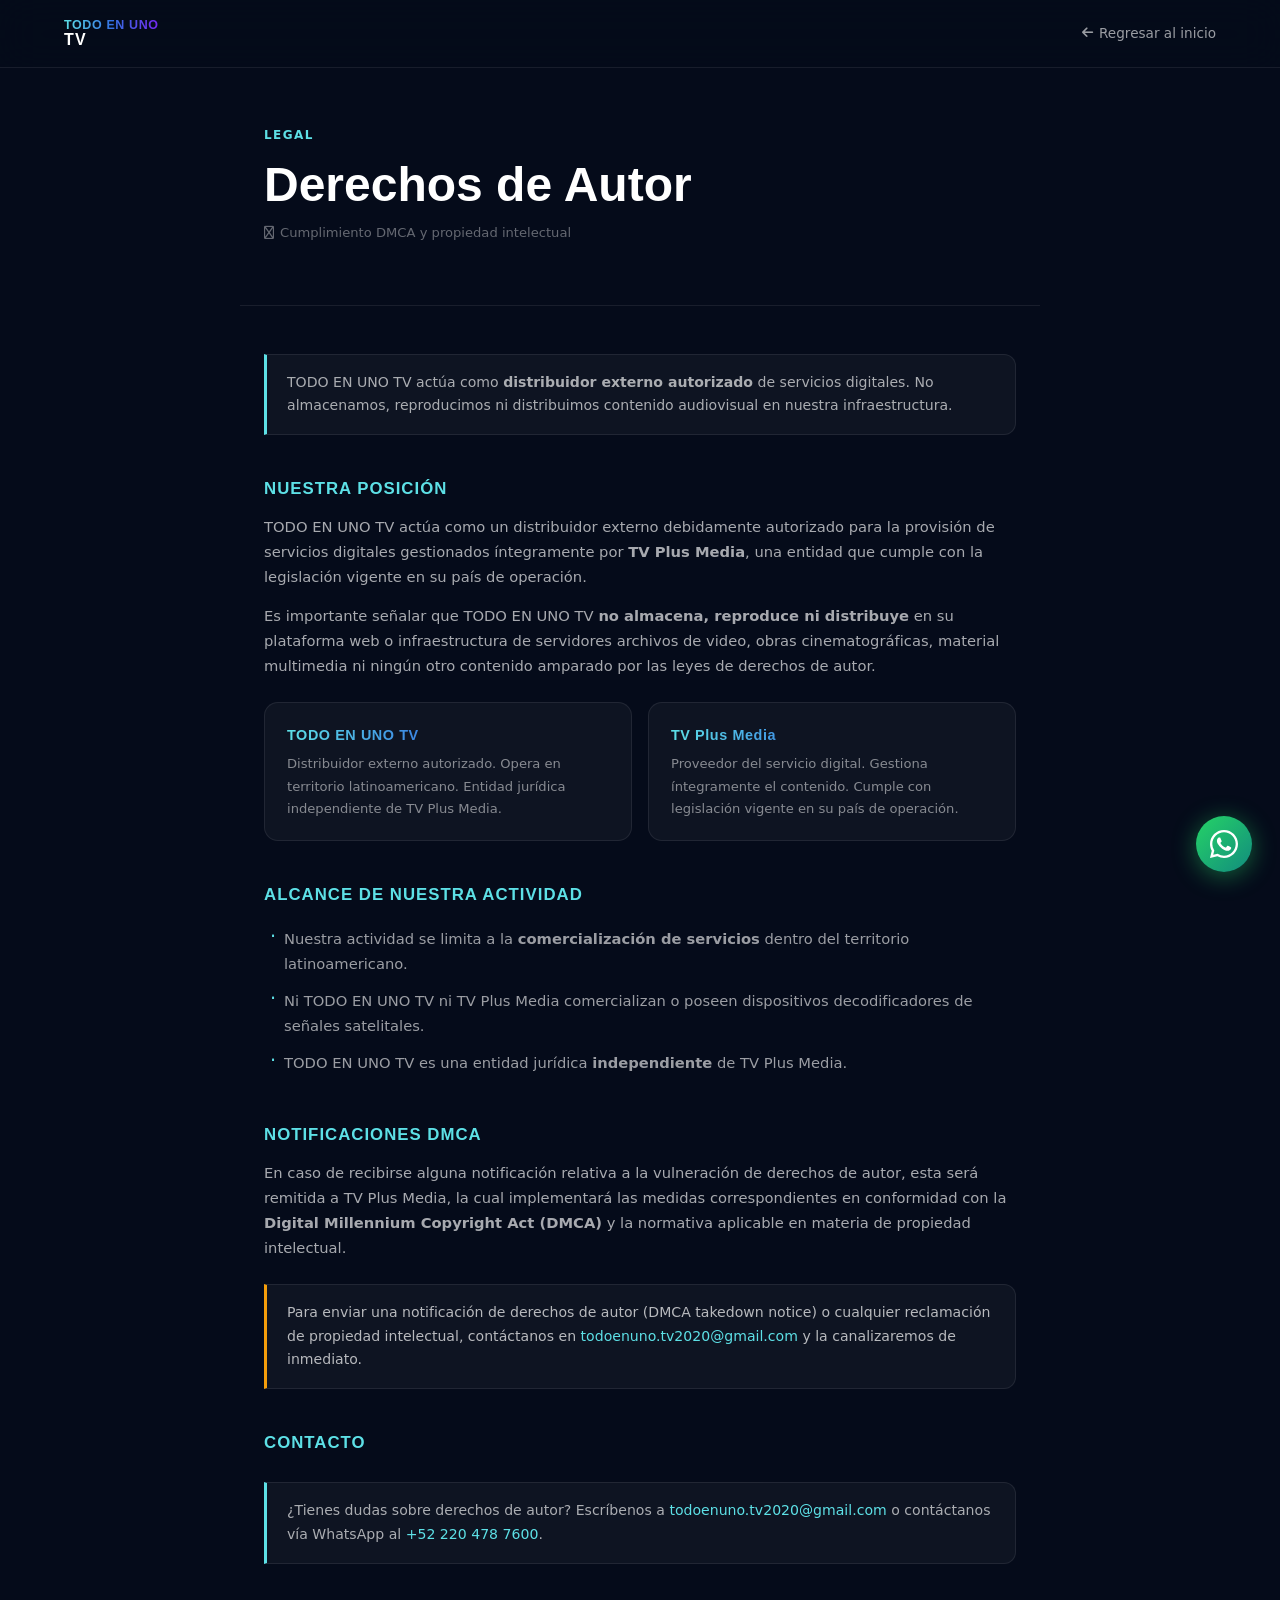
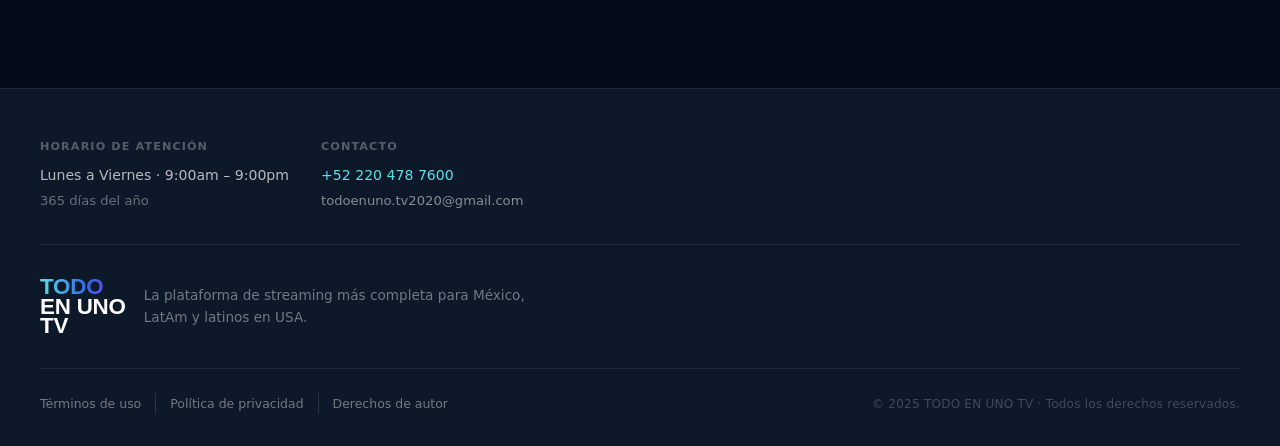
<file: derechosdeautor.html>
<!DOCTYPE html>
<html lang="es">
<head>
<meta charset="UTF-8">
<meta name="viewport" content="width=device-width, initial-scale=1.0">
<title>Derechos de Autor — TODO EN UNO TV</title>
<meta name="description" content="Política de derechos de autor de TODO EN UNO TV. Información sobre nuestra posición como distribuidor autorizado y cumplimiento DMCA.">
<meta name="theme-color" content="#5de0e6">
<link rel="preconnect" href="https://api.fontshare.com">
<link href="https://api.fontshare.com/v2/css?f[]=clash-display@400,500,600,700&f[]=satoshi@300,400,500,700&display=swap" rel="stylesheet">
<link rel="stylesheet" href="https://cdnjs.cloudflare.com/ajax/libs/font-awesome/6.5.1/css/all.min.css">
<style>
:root{
  --c1:#5de0e6;--c2:#3372e3;--c3:#7426ef;
  --dk:#050B1A;--dk2:#0D1829;--dk3:#0f1e36;
  --grad:linear-gradient(135deg,var(--c1),var(--c2),var(--c3));
  --grad90:linear-gradient(90deg,var(--c1),var(--c2),var(--c3));
  --border:rgba(255,255,255,.08);
  --glass:rgba(255,255,255,.04);
  --radius:18px;
  --max:800px;
}
*,*::before,*::after{box-sizing:border-box;margin:0;padding:0}
html{scroll-behavior:smooth;scroll-padding-top:72px}
body{font-family:'Satoshi',system-ui,sans-serif;background:var(--dk);color:#fff;overflow-x:hidden;line-height:1.7}
a{color:var(--c1);text-decoration:none}
a:hover{text-decoration:underline}
img{max-width:100%;display:block}
ul{list-style:none}

/* ── NAV ─────────────────────────────────────── */
nav.main-nav{
  position:fixed;top:0;left:0;right:0;z-index:100;
  height:68px;
  background:rgba(5,11,26,.82);
  backdrop-filter:blur(20px);
  border-bottom:1px solid var(--border);
}
.nav-inner{
  max-width:1200px;margin:0 auto;padding:0 24px;
  height:100%;display:flex;align-items:center;justify-content:space-between;
}
.nav-logo{display:flex;align-items:center;gap:10px;text-decoration:none!important}
.nav-logo-text{display:flex;flex-direction:column;line-height:1;gap:0}
.logo-top{font-family:'Clash Display',sans-serif;font-size:.78rem;font-weight:700;letter-spacing:.05em;background:var(--grad90);-webkit-background-clip:text;-webkit-text-fill-color:transparent;background-clip:text}
.logo-bot{font-family:'Clash Display',sans-serif;font-size:1rem;font-weight:700;color:#fff;letter-spacing:.08em}
.nav-back{
  display:inline-flex;align-items:center;gap:6px;
  color:rgba(255,255,255,.6);font-size:.85rem;
  transition:color .2s;text-decoration:none!important;
}
.nav-back:hover{color:var(--c1);text-decoration:none!important}

/* ── HERO BAND ───────────────────────────────── */
.page-hero{
  padding:120px 24px 60px;
  max-width:var(--max);margin:0 auto;
}
.page-hero .eyebrow{
  display:inline-block;
  font-size:.75rem;font-weight:700;letter-spacing:.12em;text-transform:uppercase;
  color:var(--c1);margin-bottom:14px;
}
.page-hero h1{
  font-family:'Clash Display',sans-serif;
  font-size:clamp(2rem,4vw,3rem);font-weight:700;
  line-height:1.1;margin-bottom:10px;
}
.page-hero .meta{font-size:.82rem;color:rgba(255,255,255,.38);margin-top:8px}

/* ── DIVIDER ─────────────────────────────────── */
.divider{
  max-width:var(--max);margin:0 auto;
  border:none;border-top:1px solid var(--border);
  margin-bottom:48px;
}

/* ── LEGAL BODY ──────────────────────────────── */
.legal-body{
  max-width:var(--max);margin:0 auto;padding:0 24px 100px;
}
.legal-body h2{
  font-family:'Clash Display',sans-serif;
  font-size:1.05rem;font-weight:700;
  color:var(--c1);margin:40px 0 10px;
  text-transform:uppercase;letter-spacing:.06em;
}
.legal-body p{
  color:rgba(255,255,255,.65);font-size:.92rem;margin-bottom:14px;
}
.legal-body ul{
  list-style:none;padding-left:0;margin-bottom:14px;
}
.legal-body ul li{
  padding:6px 0 6px 20px;
  color:rgba(255,255,255,.6);font-size:.92rem;
  position:relative;
}
.legal-body ul li::before{
  content:'·';position:absolute;left:6px;
  color:var(--c1);font-size:1.2rem;line-height:1;top:7px;
}
.legal-body a{color:var(--c1)}
.legal-body .highlight-box{
  background:var(--glass);
  border:1px solid var(--border);
  border-left:3px solid var(--c1);
  border-radius:0 12px 12px 0;
  padding:16px 20px;margin:24px 0;
}
.legal-body .highlight-box p{margin:0;font-size:.88rem}
.legal-body .highlight-box.warn{border-left-color:#f59e0b}
.legal-body .highlight-box.warn p{color:rgba(255,255,255,.7)}

/* Entidades cards */
.entity-grid{
  display:grid;grid-template-columns:1fr 1fr;gap:16px;margin:24px 0;
}
@media(max-width:600px){.entity-grid{grid-template-columns:1fr}}
.entity-card{
  background:var(--glass);
  border:1px solid var(--border);
  border-radius:14px;padding:20px 22px;
}
.entity-card .entity-name{
  font-family:'Clash Display',sans-serif;
  font-size:.9rem;font-weight:700;letter-spacing:.04em;
  background:var(--grad90);-webkit-background-clip:text;-webkit-text-fill-color:transparent;background-clip:text;
  margin-bottom:6px;
}
.entity-card p{font-size:.82rem;color:rgba(255,255,255,.5);margin:0}

/* ── FOOTER ──────────────────────────────────── */
footer{
  background:var(--dk2);
  border-top:1px solid var(--border);
  padding:48px 24px 32px;
}
.footer-inner{max-width:1200px;margin:0 auto}
.footer-bottom{
  display:flex;flex-wrap:wrap;align-items:center;
  justify-content:space-between;gap:12px;
  padding-top:24px;border-top:1px solid var(--border);
  margin-top:32px;
}
.footer-legal-links{display:flex;flex-wrap:wrap;gap:0}
.footer-legal-links a{
  color:rgba(255,255,255,.42);font-size:.78rem;
  padding:0 14px;border-right:1px solid rgba(255,255,255,.12);
  text-decoration:none;
}
.footer-legal-links a:first-child{padding-left:0}
.footer-legal-links a:last-child{border-right:none}
.footer-legal-links a:hover{color:var(--c1)}
.footer-copy{font-size:.75rem;color:rgba(255,255,255,.22);letter-spacing:.02em}
.footer-brand-row{display:flex;align-items:center;gap:18px;margin-bottom:20px}
.footer-tagline{font-size:.85rem;color:rgba(255,255,255,.42);max-width:420px;line-height:1.6}

/* ── FLOAT WA ────────────────────────────────── */
#whatsapp-btn{
  position:fixed;bottom:28px;right:28px;z-index:999;
  width:56px;height:56px;border-radius:50%;
  background:linear-gradient(135deg,#25D366,#128C7E);
  display:flex;align-items:center;justify-content:center;
  box-shadow:0 4px 24px rgba(37,211,102,.45);
  transition:transform .2s,box-shadow .2s;
}
#whatsapp-btn:hover{transform:scale(1.08);box-shadow:0 6px 32px rgba(37,211,102,.6)}
</style>
</head>
<body>

<!-- NAV -->
<nav class="main-nav">
  <div class="nav-inner">
    <a href="todoenunotv-website.html" class="nav-logo">
      <div class="nav-logo-text">
        <span class="logo-top">TODO EN UNO</span>
        <span class="logo-bot">TV</span>
      </div>
    </a>
    <a href="todoenunotv-website.html" class="nav-back">
      <i class="fa-solid fa-arrow-left" style="font-size:.8rem"></i> Regresar al inicio
    </a>
  </div>
</nav>

<!-- HERO -->
<div class="page-hero">
  <span class="eyebrow">Legal</span>
  <h1>Derechos de Autor</h1>
  <p class="meta"><i class="fa-regular fa-shield" style="margin-right:6px"></i>Cumplimiento DMCA y propiedad intelectual</p>
</div>
<hr class="divider">

<!-- CONTENT -->
<div class="legal-body">

  <div class="highlight-box">
    <p>TODO EN UNO TV actúa como <strong>distribuidor externo autorizado</strong> de servicios digitales. No almacenamos, reproducimos ni distribuimos contenido audiovisual en nuestra infraestructura.</p>
  </div>

  <h2>Nuestra Posición</h2>
  <p>TODO EN UNO TV actúa como un distribuidor externo debidamente autorizado para la provisión de servicios digitales gestionados íntegramente por <strong>TV Plus Media</strong>, una entidad que cumple con la legislación vigente en su país de operación.</p>
  <p>Es importante señalar que TODO EN UNO TV <strong>no almacena, reproduce ni distribuye</strong> en su plataforma web o infraestructura de servidores archivos de video, obras cinematográficas, material multimedia ni ningún otro contenido amparado por las leyes de derechos de autor.</p>

  <div class="entity-grid">
    <div class="entity-card">
      <div class="entity-name">TODO EN UNO TV</div>
      <p>Distribuidor externo autorizado. Opera en territorio latinoamericano. Entidad jurídica independiente de TV Plus Media.</p>
    </div>
    <div class="entity-card">
      <div class="entity-name">TV Plus Media</div>
      <p>Proveedor del servicio digital. Gestiona íntegramente el contenido. Cumple con legislación vigente en su país de operación.</p>
    </div>
  </div>

  <h2>Alcance de Nuestra Actividad</h2>
  <ul>
    <li>Nuestra actividad se limita a la <strong>comercialización de servicios</strong> dentro del territorio latinoamericano.</li>
    <li>Ni TODO EN UNO TV ni TV Plus Media comercializan o poseen dispositivos decodificadores de señales satelitales.</li>
    <li>TODO EN UNO TV es una entidad jurídica <strong>independiente</strong> de TV Plus Media.</li>
  </ul>

  <h2>Notificaciones DMCA</h2>
  <p>En caso de recibirse alguna notificación relativa a la vulneración de derechos de autor, esta será remitida a TV Plus Media, la cual implementará las medidas correspondientes en conformidad con la <strong>Digital Millennium Copyright Act (DMCA)</strong> y la normativa aplicable en materia de propiedad intelectual.</p>

  <div class="highlight-box warn">
    <p>Para enviar una notificación de derechos de autor (DMCA takedown notice) o cualquier reclamación de propiedad intelectual, contáctanos en <a href="mailto:todoenuno.tv2020@gmail.com">todoenuno.tv2020@gmail.com</a> y la canalizaremos de inmediato.</p>
  </div>

  <h2>Contacto</h2>
  <div class="highlight-box">
    <p>¿Tienes dudas sobre derechos de autor? Escríbenos a <a href="mailto:todoenuno.tv2020@gmail.com">todoenuno.tv2020@gmail.com</a> o contáctanos vía WhatsApp al <a href="https://wa.me/522204787600" target="_blank">+52 220 478 7600</a>.</p>
  </div>

</div>

<!-- FOOTER -->
<footer>
  <div class="footer-inner">
    <div style="display:flex;flex-wrap:wrap;gap:32px;margin-bottom:32px;padding-bottom:32px;border-bottom:1px solid var(--border)">
      <div>
        <div style="font-size:.7rem;font-weight:700;letter-spacing:.1em;text-transform:uppercase;color:rgba(255,255,255,.3);margin-bottom:8px">Horario de atención</div>
        <div style="font-size:.88rem;color:rgba(255,255,255,.7)">Lunes a Viernes · 9:00am – 9:00pm</div>
        <div style="font-size:.82rem;color:rgba(255,255,255,.38);margin-top:2px">365 días del año</div>
      </div>
      <div>
        <div style="font-size:.7rem;font-weight:700;letter-spacing:.1em;text-transform:uppercase;color:rgba(255,255,255,.3);margin-bottom:8px">Contacto</div>
        <div style="font-size:.88rem"><a href="https://wa.me/522204787600" target="_blank" style="color:var(--c1)">+52 220 478 7600</a></div>
        <div style="font-size:.82rem;margin-top:2px"><a href="mailto:todoenuno.tv2020@gmail.com" style="color:rgba(255,255,255,.5)">todoenuno.tv2020@gmail.com</a></div>
      </div>
    </div>
    <div class="footer-brand-row">
      <div style="display:flex;flex-direction:column;line-height:.88;user-select:none">
        <span style="font-family:'Clash Display',sans-serif;font-weight:700;font-size:1.4rem;text-transform:uppercase;letter-spacing:-.01em;background:linear-gradient(90deg,#5de0e6,#3372e3,#7426ef);-webkit-background-clip:text;-webkit-text-fill-color:transparent;background-clip:text">TODO</span>
        <span style="font-family:'Clash Display',sans-serif;font-weight:700;font-size:1.4rem;text-transform:uppercase;letter-spacing:-.01em;color:#fff">EN UNO</span>
        <span style="font-family:'Clash Display',sans-serif;font-weight:700;font-size:1.4rem;text-transform:uppercase;letter-spacing:-.01em;color:#fff">TV</span>
      </div>
      <p class="footer-tagline">La plataforma de streaming más completa para México, LatAm y latinos en USA.</p>
    </div>
    <div class="footer-bottom">
      <div class="footer-legal-links">
        <a href="terminosdeuso.html">Términos de uso</a>
        <a href="politicadeprivacidad.html">Política de privacidad</a>
        <a href="derechosdeautor.html">Derechos de autor</a>
      </div>
      <div class="footer-copy">© 2025 TODO EN UNO TV · Todos los derechos reservados.</div>
    </div>
  </div>
</footer>

<!-- WhatsApp flotante -->
<a id="whatsapp-btn" href="https://wa.me/522204787600?text=Hola,%20quiero%20saber%20m%C3%A1s%20sobre%20TODO%20EN%20UNO%20TV" target="_blank" rel="noopener" aria-label="WhatsApp">
  <svg width="28" height="28" viewBox="0 0 30 30" fill="white"><path d="M15 0C6.716 0 0 6.716 0 15c0 2.653.69 5.141 1.9 7.294L0 30l7.921-1.873A14.95 14.95 0 0015 30c8.284 0 15-6.716 15-15S23.284 0 15 0zm0 27.5a12.44 12.44 0 01-6.374-1.757l-.457-.272-4.705 1.112 1.148-4.585-.298-.47A12.439 12.439 0 012.5 15C2.5 8.096 8.096 2.5 15 2.5S27.5 8.096 27.5 15 21.904 27.5 15 27.5zm6.836-9.286c-.375-.188-2.217-1.093-2.56-1.218-.342-.125-.591-.188-.84.188-.25.375-.966 1.218-1.184 1.468-.219.25-.438.282-.812.094-.375-.188-1.584-.584-3.016-1.862-1.115-.995-1.868-2.222-2.087-2.597-.219-.375-.023-.578.164-.765.168-.168.375-.438.563-.657.188-.22.25-.375.375-.625.125-.25.063-.469-.031-.657-.094-.188-.84-2.025-1.15-2.775-.303-.727-.61-.628-.84-.64-.218-.01-.468-.013-.718-.013-.25 0-.657.094-1 .469-.344.375-1.312 1.281-1.312 3.125s1.344 3.625 1.531 3.875c.188.25 2.656 4.062 6.437 5.7.9.389 1.602.62 2.148.794.902.287 1.724.247 2.373.15.724-.108 2.217-.906 2.53-1.782.312-.875.312-1.625.218-1.782-.093-.156-.343-.25-.718-.437z"/></svg>
</a>

</body>
</html>
</file>
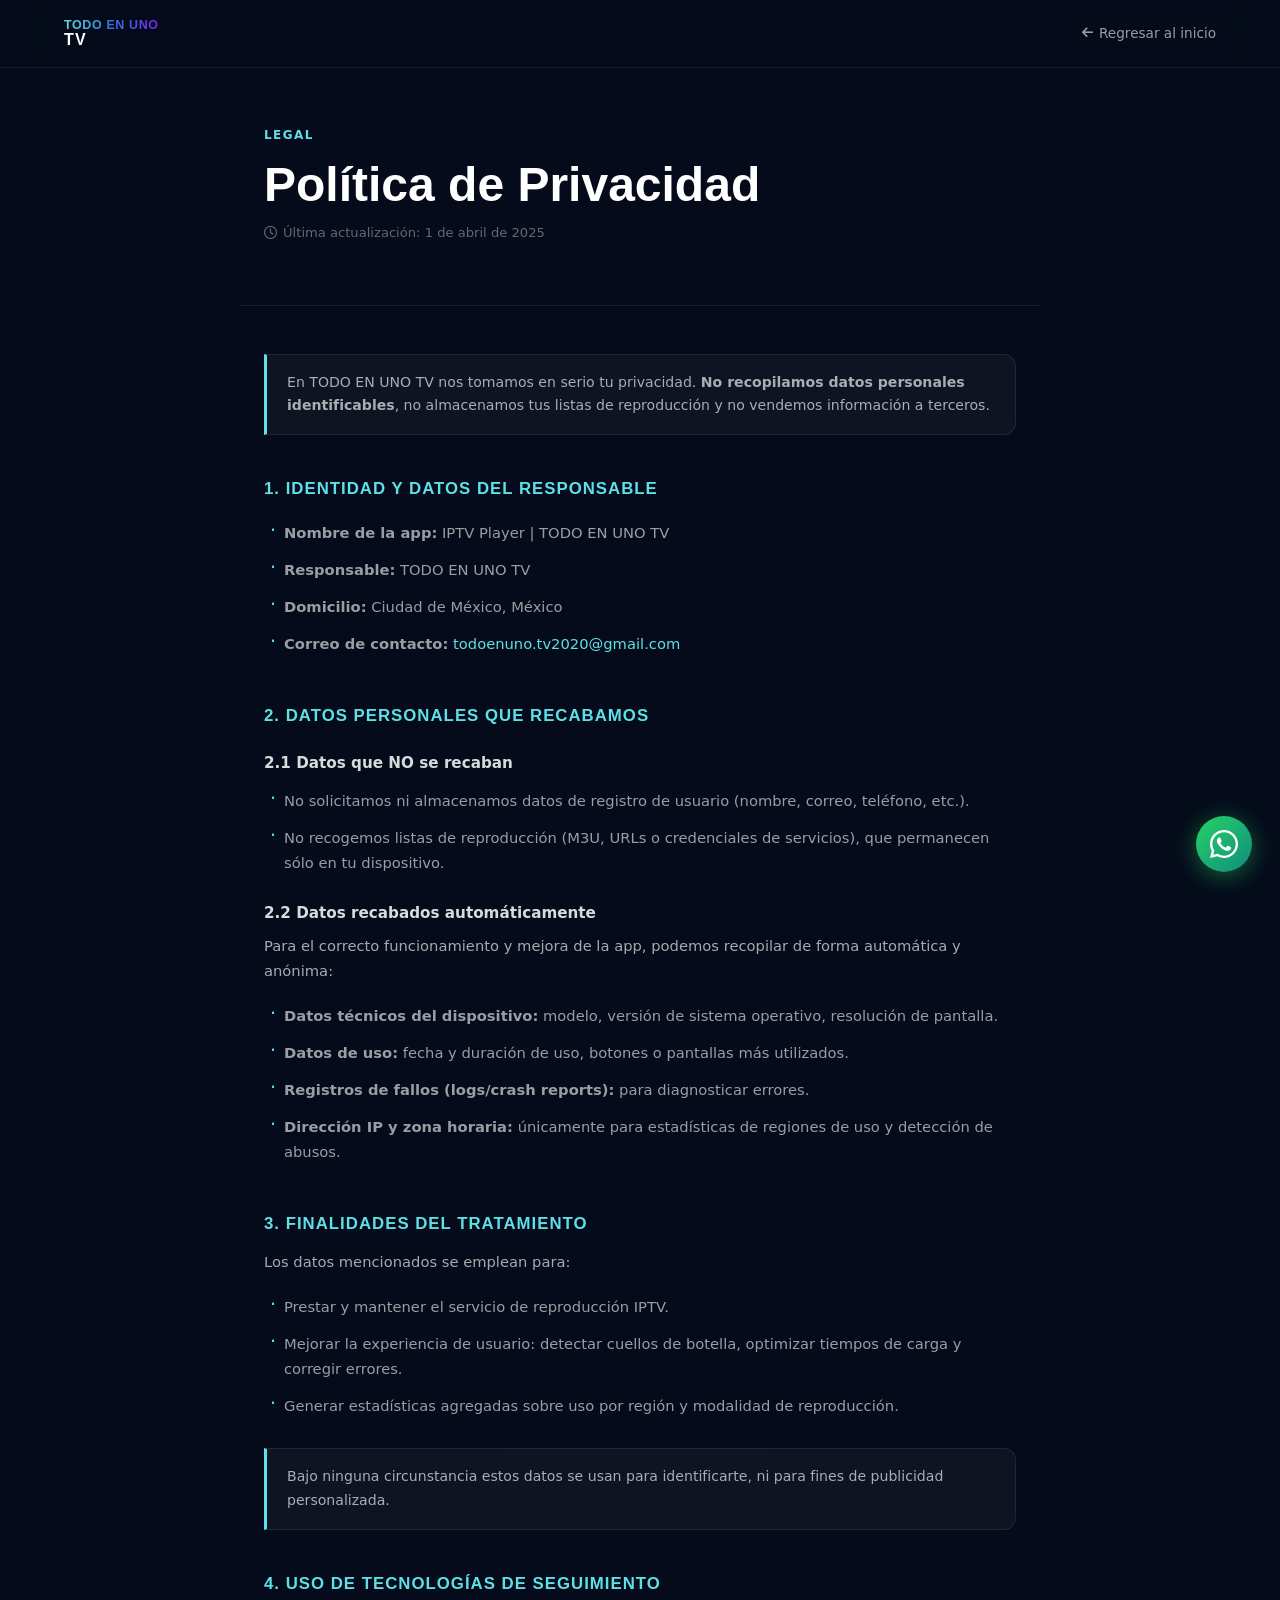
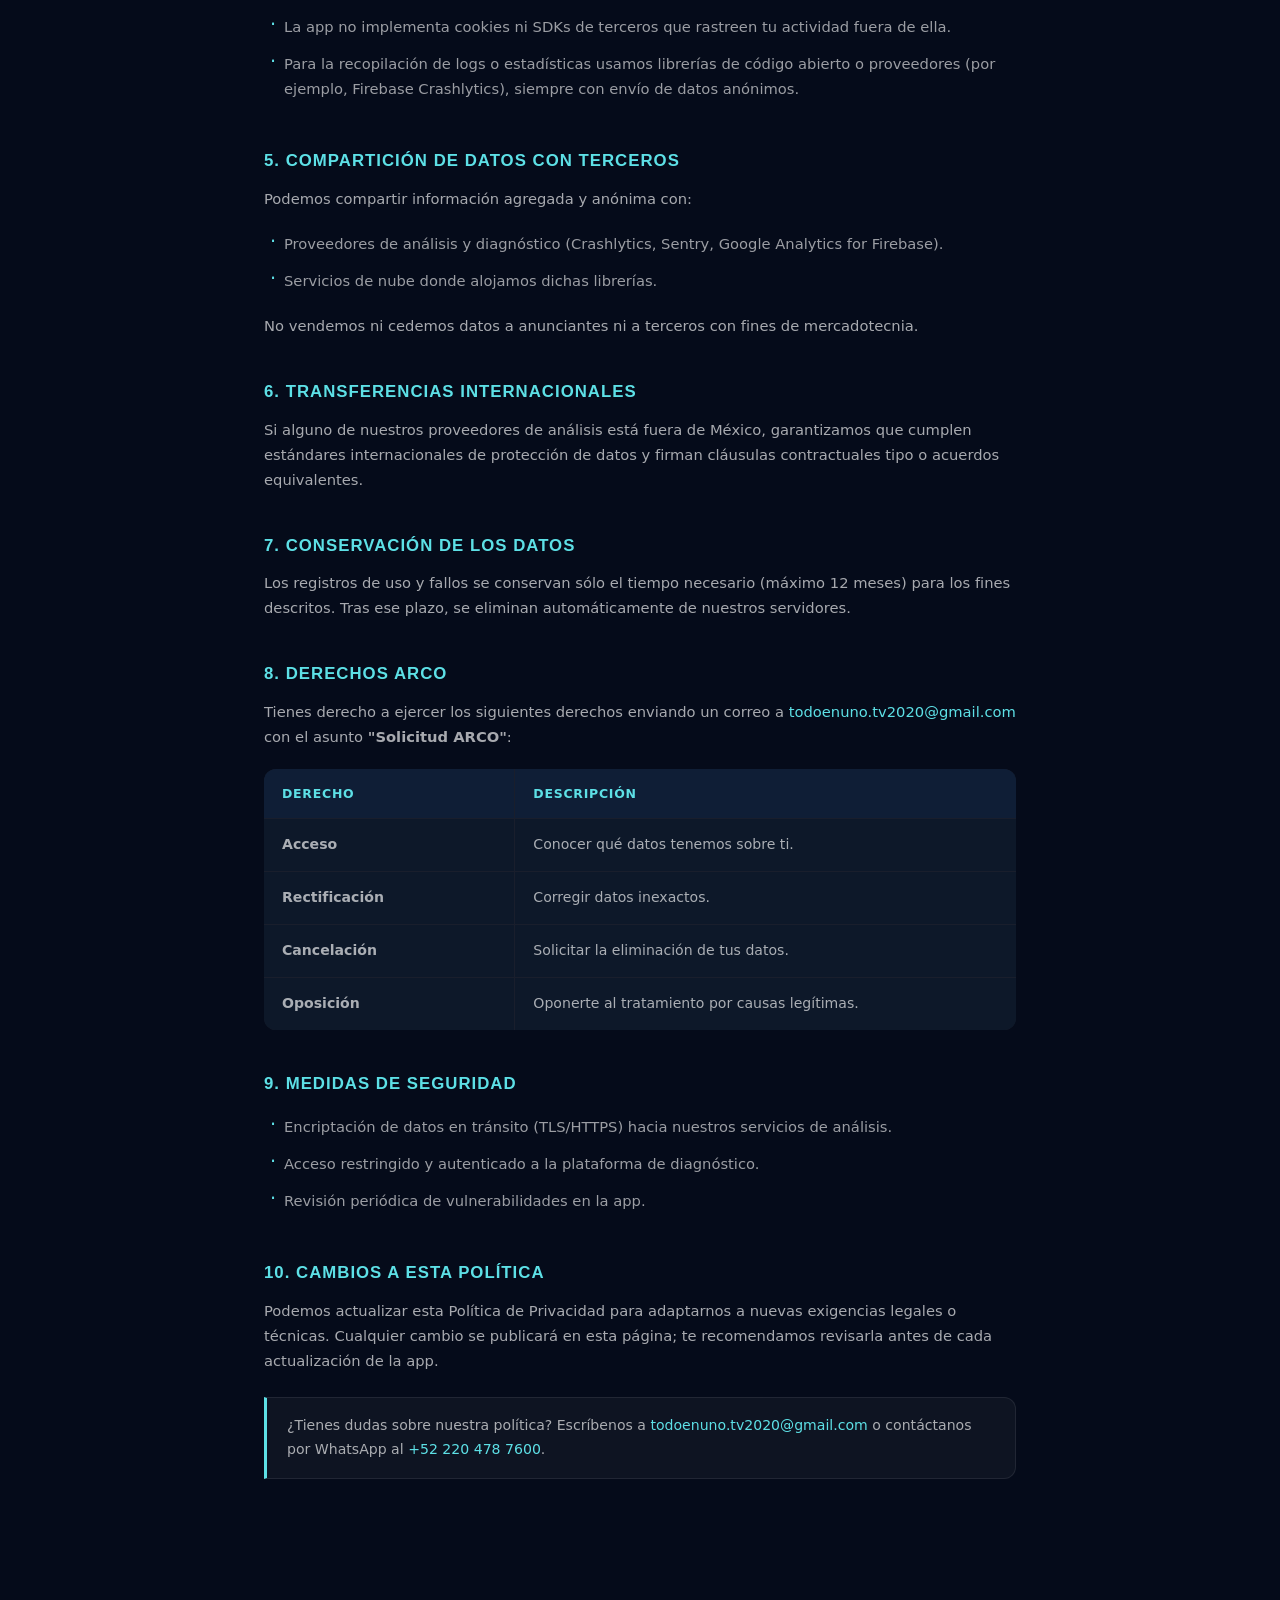
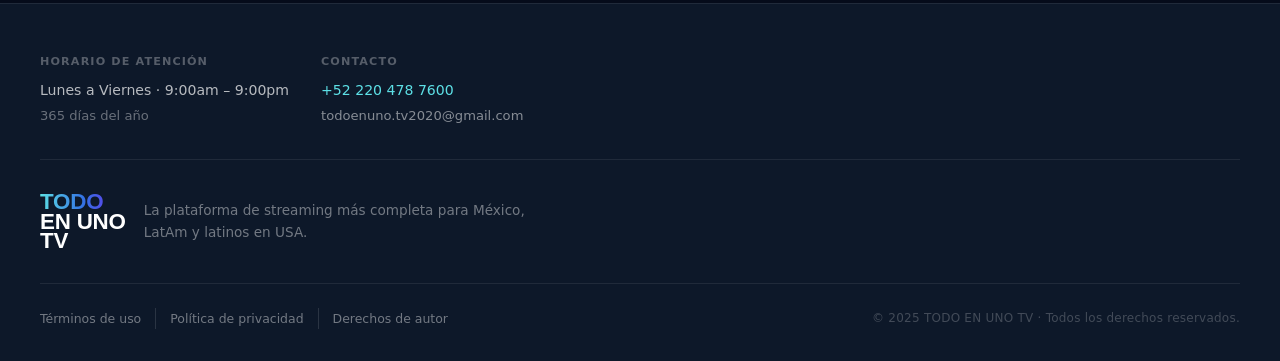
<file: politicadeprivacidad.html>
<!DOCTYPE html>
<html lang="es">
<head>
<meta charset="UTF-8">
<meta name="viewport" content="width=device-width, initial-scale=1.0">
<title>Política de Privacidad — TODO EN UNO TV</title>
<meta name="description" content="Política de privacidad de TODO EN UNO TV. Cómo recopilamos, usamos y protegemos tu información. Última actualización: 1 de abril de 2025.">
<meta name="theme-color" content="#5de0e6">
<link rel="preconnect" href="https://api.fontshare.com">
<link href="https://api.fontshare.com/v2/css?f[]=clash-display@400,500,600,700&f[]=satoshi@300,400,500,700&display=swap" rel="stylesheet">
<link rel="stylesheet" href="https://cdnjs.cloudflare.com/ajax/libs/font-awesome/6.5.1/css/all.min.css">
<style>
:root{
  --c1:#5de0e6;--c2:#3372e3;--c3:#7426ef;
  --dk:#050B1A;--dk2:#0D1829;--dk3:#0f1e36;
  --grad:linear-gradient(135deg,var(--c1),var(--c2),var(--c3));
  --grad90:linear-gradient(90deg,var(--c1),var(--c2),var(--c3));
  --border:rgba(255,255,255,.08);
  --glass:rgba(255,255,255,.04);
  --radius:18px;
  --max:800px;
}
*,*::before,*::after{box-sizing:border-box;margin:0;padding:0}
html{scroll-behavior:smooth;scroll-padding-top:72px}
body{font-family:'Satoshi',system-ui,sans-serif;background:var(--dk);color:#fff;overflow-x:hidden;line-height:1.7}
a{color:var(--c1);text-decoration:none}
a:hover{text-decoration:underline}
img{max-width:100%;display:block}
ul{list-style:none}

/* ── NAV ─────────────────────────────────────── */
nav.main-nav{
  position:fixed;top:0;left:0;right:0;z-index:100;
  height:68px;
  background:rgba(5,11,26,.82);
  backdrop-filter:blur(20px);
  border-bottom:1px solid var(--border);
}
.nav-inner{
  max-width:1200px;margin:0 auto;padding:0 24px;
  height:100%;display:flex;align-items:center;justify-content:space-between;
}
.nav-logo{display:flex;align-items:center;gap:10px;text-decoration:none!important}
.nav-logo-text{display:flex;flex-direction:column;line-height:1;gap:0}
.logo-top{font-family:'Clash Display',sans-serif;font-size:.78rem;font-weight:700;letter-spacing:.05em;background:var(--grad90);-webkit-background-clip:text;-webkit-text-fill-color:transparent;background-clip:text}
.logo-bot{font-family:'Clash Display',sans-serif;font-size:1rem;font-weight:700;color:#fff;letter-spacing:.08em}
.nav-back{
  display:inline-flex;align-items:center;gap:6px;
  color:rgba(255,255,255,.6);font-size:.85rem;
  transition:color .2s;text-decoration:none!important;
}
.nav-back:hover{color:var(--c1);text-decoration:none!important}

/* ── HERO BAND ───────────────────────────────── */
.page-hero{
  padding:120px 24px 60px;
  max-width:var(--max);margin:0 auto;
}
.page-hero .eyebrow{
  display:inline-block;
  font-size:.75rem;font-weight:700;letter-spacing:.12em;text-transform:uppercase;
  color:var(--c1);margin-bottom:14px;
}
.page-hero h1{
  font-family:'Clash Display',sans-serif;
  font-size:clamp(2rem,4vw,3rem);font-weight:700;
  line-height:1.1;margin-bottom:10px;
}
.page-hero .meta{font-size:.82rem;color:rgba(255,255,255,.38);margin-top:8px}

/* ── DIVIDER ─────────────────────────────────── */
.divider{
  max-width:var(--max);margin:0 auto;
  border:none;border-top:1px solid var(--border);
  margin-bottom:48px;
}

/* ── LEGAL BODY ──────────────────────────────── */
.legal-body{
  max-width:var(--max);margin:0 auto;padding:0 24px 100px;
}
.legal-body h2{
  font-family:'Clash Display',sans-serif;
  font-size:1.05rem;font-weight:700;
  color:var(--c1);margin:40px 0 10px;
  text-transform:uppercase;letter-spacing:.06em;
}
.legal-body h3{
  font-size:.95rem;font-weight:600;
  color:rgba(255,255,255,.85);margin:20px 0 6px;
}
.legal-body p{
  color:rgba(255,255,255,.65);font-size:.92rem;margin-bottom:14px;
}
.legal-body ul{
  list-style:none;padding-left:0;margin-bottom:14px;
}
.legal-body ul li{
  padding:6px 0 6px 20px;
  color:rgba(255,255,255,.6);font-size:.92rem;
  position:relative;
}
.legal-body ul li::before{
  content:'·';position:absolute;left:6px;
  color:var(--c1);font-size:1.2rem;line-height:1;top:7px;
}
.legal-body a{color:var(--c1)}
.legal-body .highlight-box{
  background:var(--glass);
  border:1px solid var(--border);
  border-left:3px solid var(--c1);
  border-radius:0 12px 12px 0;
  padding:16px 20px;margin:24px 0;
}
.legal-body .highlight-box p{margin:0;font-size:.88rem}

/* ARCO table */
.arco-grid{
  display:grid;grid-template-columns:1fr 2fr;
  gap:1px;background:var(--border);
  border-radius:12px;overflow:hidden;
  margin:20px 0;
}
.arco-cell{
  background:var(--dk2);padding:14px 18px;font-size:.88rem;
  color:rgba(255,255,255,.65);
}
.arco-cell.head{
  background:var(--dk3);color:var(--c1);
  font-weight:700;font-size:.78rem;letter-spacing:.06em;text-transform:uppercase;
}

/* ── FOOTER ──────────────────────────────────── */
footer{
  background:var(--dk2);
  border-top:1px solid var(--border);
  padding:48px 24px 32px;
}
.footer-inner{max-width:1200px;margin:0 auto}
.footer-bottom{
  display:flex;flex-wrap:wrap;align-items:center;
  justify-content:space-between;gap:12px;
  padding-top:24px;border-top:1px solid var(--border);
  margin-top:32px;
}
.footer-legal-links{display:flex;flex-wrap:wrap;gap:0}
.footer-legal-links a{
  color:rgba(255,255,255,.42);font-size:.78rem;
  padding:0 14px;border-right:1px solid rgba(255,255,255,.12);
}
.footer-legal-links a:first-child{padding-left:0}
.footer-legal-links a:last-child{border-right:none}
.footer-legal-links a:hover{color:var(--c1)}
.footer-copy{font-size:.75rem;color:rgba(255,255,255,.22);letter-spacing:.02em}
.footer-brand-row{display:flex;align-items:center;gap:18px;margin-bottom:20px}
.footer-tagline{font-size:.85rem;color:rgba(255,255,255,.42);max-width:420px;line-height:1.6}

/* ── FLOAT WA ────────────────────────────────── */
#whatsapp-btn{
  position:fixed;bottom:28px;right:28px;z-index:999;
  width:56px;height:56px;border-radius:50%;
  background:linear-gradient(135deg,#25D366,#128C7E);
  display:flex;align-items:center;justify-content:center;
  box-shadow:0 4px 24px rgba(37,211,102,.45);
  transition:transform .2s,box-shadow .2s;
}
#whatsapp-btn:hover{transform:scale(1.08);box-shadow:0 6px 32px rgba(37,211,102,.6)}
</style>
</head>
<body>

<!-- NAV -->
<nav class="main-nav">
  <div class="nav-inner">
    <a href="todoenunotv-website.html" class="nav-logo">
      <div class="nav-logo-text">
        <span class="logo-top">TODO EN UNO</span>
        <span class="logo-bot">TV</span>
      </div>
    </a>
    <a href="todoenunotv-website.html" class="nav-back">
      <i class="fa-solid fa-arrow-left" style="font-size:.8rem"></i> Regresar al inicio
    </a>
  </div>
</nav>

<!-- HERO -->
<div class="page-hero">
  <span class="eyebrow">Legal</span>
  <h1>Política de Privacidad</h1>
  <p class="meta"><i class="fa-regular fa-clock" style="margin-right:6px"></i>Última actualización: 1 de abril de 2025</p>
</div>
<hr class="divider">

<!-- CONTENT -->
<div class="legal-body">

  <div class="highlight-box">
    <p>En TODO EN UNO TV nos tomamos en serio tu privacidad. <strong>No recopilamos datos personales identificables</strong>, no almacenamos tus listas de reproducción y no vendemos información a terceros.</p>
  </div>

  <h2>1. Identidad y Datos del Responsable</h2>
  <ul>
    <li><strong>Nombre de la app:</strong> IPTV Player | TODO EN UNO TV</li>
    <li><strong>Responsable:</strong> TODO EN UNO TV</li>
    <li><strong>Domicilio:</strong> Ciudad de México, México</li>
    <li><strong>Correo de contacto:</strong> <a href="mailto:todoenuno.tv2020@gmail.com">todoenuno.tv2020@gmail.com</a></li>
  </ul>

  <h2>2. Datos Personales que Recabamos</h2>
  <h3>2.1 Datos que NO se recaban</h3>
  <ul>
    <li>No solicitamos ni almacenamos datos de registro de usuario (nombre, correo, teléfono, etc.).</li>
    <li>No recogemos listas de reproducción (M3U, URLs o credenciales de servicios), que permanecen sólo en tu dispositivo.</li>
  </ul>
  <h3>2.2 Datos recabados automáticamente</h3>
  <p>Para el correcto funcionamiento y mejora de la app, podemos recopilar de forma automática y anónima:</p>
  <ul>
    <li><strong>Datos técnicos del dispositivo:</strong> modelo, versión de sistema operativo, resolución de pantalla.</li>
    <li><strong>Datos de uso:</strong> fecha y duración de uso, botones o pantallas más utilizados.</li>
    <li><strong>Registros de fallos (logs/crash reports):</strong> para diagnosticar errores.</li>
    <li><strong>Dirección IP y zona horaria:</strong> únicamente para estadísticas de regiones de uso y detección de abusos.</li>
  </ul>

  <h2>3. Finalidades del Tratamiento</h2>
  <p>Los datos mencionados se emplean para:</p>
  <ul>
    <li>Prestar y mantener el servicio de reproducción IPTV.</li>
    <li>Mejorar la experiencia de usuario: detectar cuellos de botella, optimizar tiempos de carga y corregir errores.</li>
    <li>Generar estadísticas agregadas sobre uso por región y modalidad de reproducción.</li>
  </ul>
  <div class="highlight-box">
    <p>Bajo ninguna circunstancia estos datos se usan para identificarte, ni para fines de publicidad personalizada.</p>
  </div>

  <h2>4. Uso de Tecnologías de Seguimiento</h2>
  <ul>
    <li>La app no implementa cookies ni SDKs de terceros que rastreen tu actividad fuera de ella.</li>
    <li>Para la recopilación de logs o estadísticas usamos librerías de código abierto o proveedores (por ejemplo, Firebase Crashlytics), siempre con envío de datos anónimos.</li>
  </ul>

  <h2>5. Compartición de Datos con Terceros</h2>
  <p>Podemos compartir información agregada y anónima con:</p>
  <ul>
    <li>Proveedores de análisis y diagnóstico (Crashlytics, Sentry, Google Analytics for Firebase).</li>
    <li>Servicios de nube donde alojamos dichas librerías.</li>
  </ul>
  <p>No vendemos ni cedemos datos a anunciantes ni a terceros con fines de mercadotecnia.</p>

  <h2>6. Transferencias Internacionales</h2>
  <p>Si alguno de nuestros proveedores de análisis está fuera de México, garantizamos que cumplen estándares internacionales de protección de datos y firman cláusulas contractuales tipo o acuerdos equivalentes.</p>

  <h2>7. Conservación de los Datos</h2>
  <p>Los registros de uso y fallos se conservan sólo el tiempo necesario (máximo 12 meses) para los fines descritos. Tras ese plazo, se eliminan automáticamente de nuestros servidores.</p>

  <h2>8. Derechos ARCO</h2>
  <p>Tienes derecho a ejercer los siguientes derechos enviando un correo a <a href="mailto:todoenuno.tv2020@gmail.com">todoenuno.tv2020@gmail.com</a> con el asunto <strong>"Solicitud ARCO"</strong>:</p>
  <div class="arco-grid">
    <div class="arco-cell head">Derecho</div>
    <div class="arco-cell head">Descripción</div>
    <div class="arco-cell"><strong>Acceso</strong></div>
    <div class="arco-cell">Conocer qué datos tenemos sobre ti.</div>
    <div class="arco-cell"><strong>Rectificación</strong></div>
    <div class="arco-cell">Corregir datos inexactos.</div>
    <div class="arco-cell"><strong>Cancelación</strong></div>
    <div class="arco-cell">Solicitar la eliminación de tus datos.</div>
    <div class="arco-cell"><strong>Oposición</strong></div>
    <div class="arco-cell">Oponerte al tratamiento por causas legítimas.</div>
  </div>

  <h2>9. Medidas de Seguridad</h2>
  <ul>
    <li>Encriptación de datos en tránsito (TLS/HTTPS) hacia nuestros servicios de análisis.</li>
    <li>Acceso restringido y autenticado a la plataforma de diagnóstico.</li>
    <li>Revisión periódica de vulnerabilidades en la app.</li>
  </ul>

  <h2>10. Cambios a esta Política</h2>
  <p>Podemos actualizar esta Política de Privacidad para adaptarnos a nuevas exigencias legales o técnicas. Cualquier cambio se publicará en esta página; te recomendamos revisarla antes de cada actualización de la app.</p>

  <div class="highlight-box">
    <p>¿Tienes dudas sobre nuestra política? Escríbenos a <a href="mailto:todoenuno.tv2020@gmail.com">todoenuno.tv2020@gmail.com</a> o contáctanos por WhatsApp al <a href="https://wa.me/522204787600" target="_blank">+52 220 478 7600</a>.</p>
  </div>

</div>

<!-- FOOTER -->
<footer>
  <div class="footer-inner">
    <div style="display:flex;flex-wrap:wrap;gap:32px;margin-bottom:32px;padding-bottom:32px;border-bottom:1px solid var(--border)">
      <div>
        <div style="font-size:.7rem;font-weight:700;letter-spacing:.1em;text-transform:uppercase;color:rgba(255,255,255,.3);margin-bottom:8px">Horario de atención</div>
        <div style="font-size:.88rem;color:rgba(255,255,255,.7)">Lunes a Viernes · 9:00am – 9:00pm</div>
        <div style="font-size:.82rem;color:rgba(255,255,255,.38);margin-top:2px">365 días del año</div>
      </div>
      <div>
        <div style="font-size:.7rem;font-weight:700;letter-spacing:.1em;text-transform:uppercase;color:rgba(255,255,255,.3);margin-bottom:8px">Contacto</div>
        <div style="font-size:.88rem"><a href="https://wa.me/522204787600" target="_blank" style="color:var(--c1)">+52 220 478 7600</a></div>
        <div style="font-size:.82rem;margin-top:2px"><a href="mailto:todoenuno.tv2020@gmail.com" style="color:rgba(255,255,255,.5)">todoenuno.tv2020@gmail.com</a></div>
      </div>
    </div>
    <div class="footer-brand-row">
      <div style="display:flex;flex-direction:column;line-height:.88;user-select:none">
        <span style="font-family:'Clash Display',sans-serif;font-weight:700;font-size:1.4rem;text-transform:uppercase;letter-spacing:-.01em;background:linear-gradient(90deg,#5de0e6,#3372e3,#7426ef);-webkit-background-clip:text;-webkit-text-fill-color:transparent;background-clip:text">TODO</span>
        <span style="font-family:'Clash Display',sans-serif;font-weight:700;font-size:1.4rem;text-transform:uppercase;letter-spacing:-.01em;color:#fff">EN UNO</span>
        <span style="font-family:'Clash Display',sans-serif;font-weight:700;font-size:1.4rem;text-transform:uppercase;letter-spacing:-.01em;color:#fff">TV</span>
      </div>
      <p class="footer-tagline">La plataforma de streaming más completa para México, LatAm y latinos en USA.</p>
    </div>
    <div class="footer-bottom">
      <nav class="footer-legal-links">
        <a href="terminosdeuso.html">Términos de uso</a>
        <a href="politicadeprivacidad.html">Política de privacidad</a>
        <a href="https://www.todoenunotv.com/derechosdeautor" target="_blank">Derechos de autor</a>
      </nav>
      <div class="footer-copy">© 2025 TODO EN UNO TV · Todos los derechos reservados.</div>
    </div>
  </div>
</footer>

<!-- WhatsApp flotante -->
<a id="whatsapp-btn" href="https://wa.me/522204787600?text=Hola,%20quiero%20saber%20m%C3%A1s%20sobre%20TODO%20EN%20UNO%20TV" target="_blank" rel="noopener" aria-label="WhatsApp">
  <svg width="28" height="28" viewBox="0 0 30 30" fill="white"><path d="M15 0C6.716 0 0 6.716 0 15c0 2.653.69 5.141 1.9 7.294L0 30l7.921-1.873A14.95 14.95 0 0015 30c8.284 0 15-6.716 15-15S23.284 0 15 0zm0 27.5a12.44 12.44 0 01-6.374-1.757l-.457-.272-4.705 1.112 1.148-4.585-.298-.47A12.439 12.439 0 012.5 15C2.5 8.096 8.096 2.5 15 2.5S27.5 8.096 27.5 15 21.904 27.5 15 27.5zm6.836-9.286c-.375-.188-2.217-1.093-2.56-1.218-.342-.125-.591-.188-.84.188-.25.375-.966 1.218-1.184 1.468-.219.25-.438.282-.812.094-.375-.188-1.584-.584-3.016-1.862-1.115-.995-1.868-2.222-2.087-2.597-.219-.375-.023-.578.164-.765.168-.168.375-.438.563-.657.188-.22.25-.375.375-.625.125-.25.063-.469-.031-.657-.094-.188-.84-2.025-1.15-2.775-.303-.727-.61-.628-.84-.64-.218-.01-.468-.013-.718-.013-.25 0-.657.094-1 .469-.344.375-1.312 1.281-1.312 3.125s1.344 3.625 1.531 3.875c.188.25 2.656 4.062 6.437 5.7.9.389 1.602.62 2.148.794.902.287 1.724.247 2.373.15.724-.108 2.217-.906 2.53-1.782.312-.875.312-1.625.218-1.782-.093-.156-.343-.25-.718-.437z"/></svg>
</a>

</body>
</html>
</file>
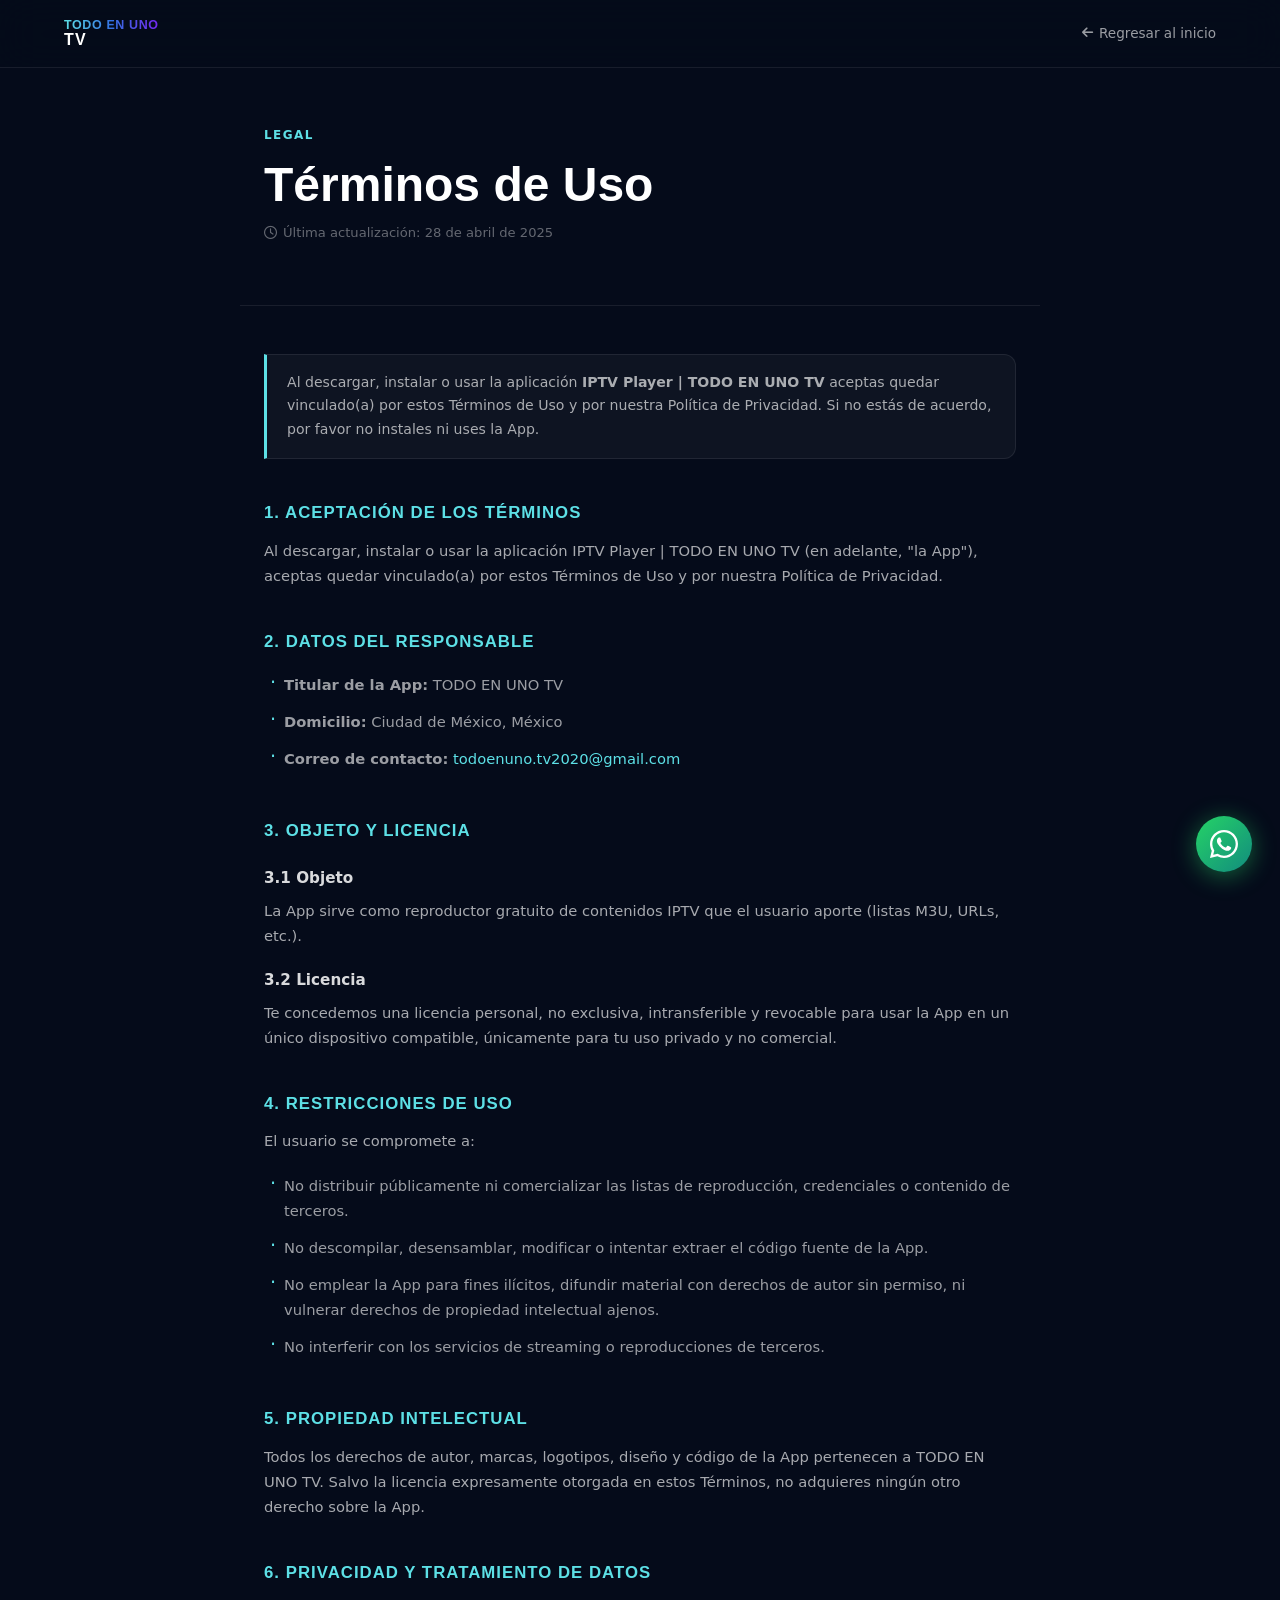
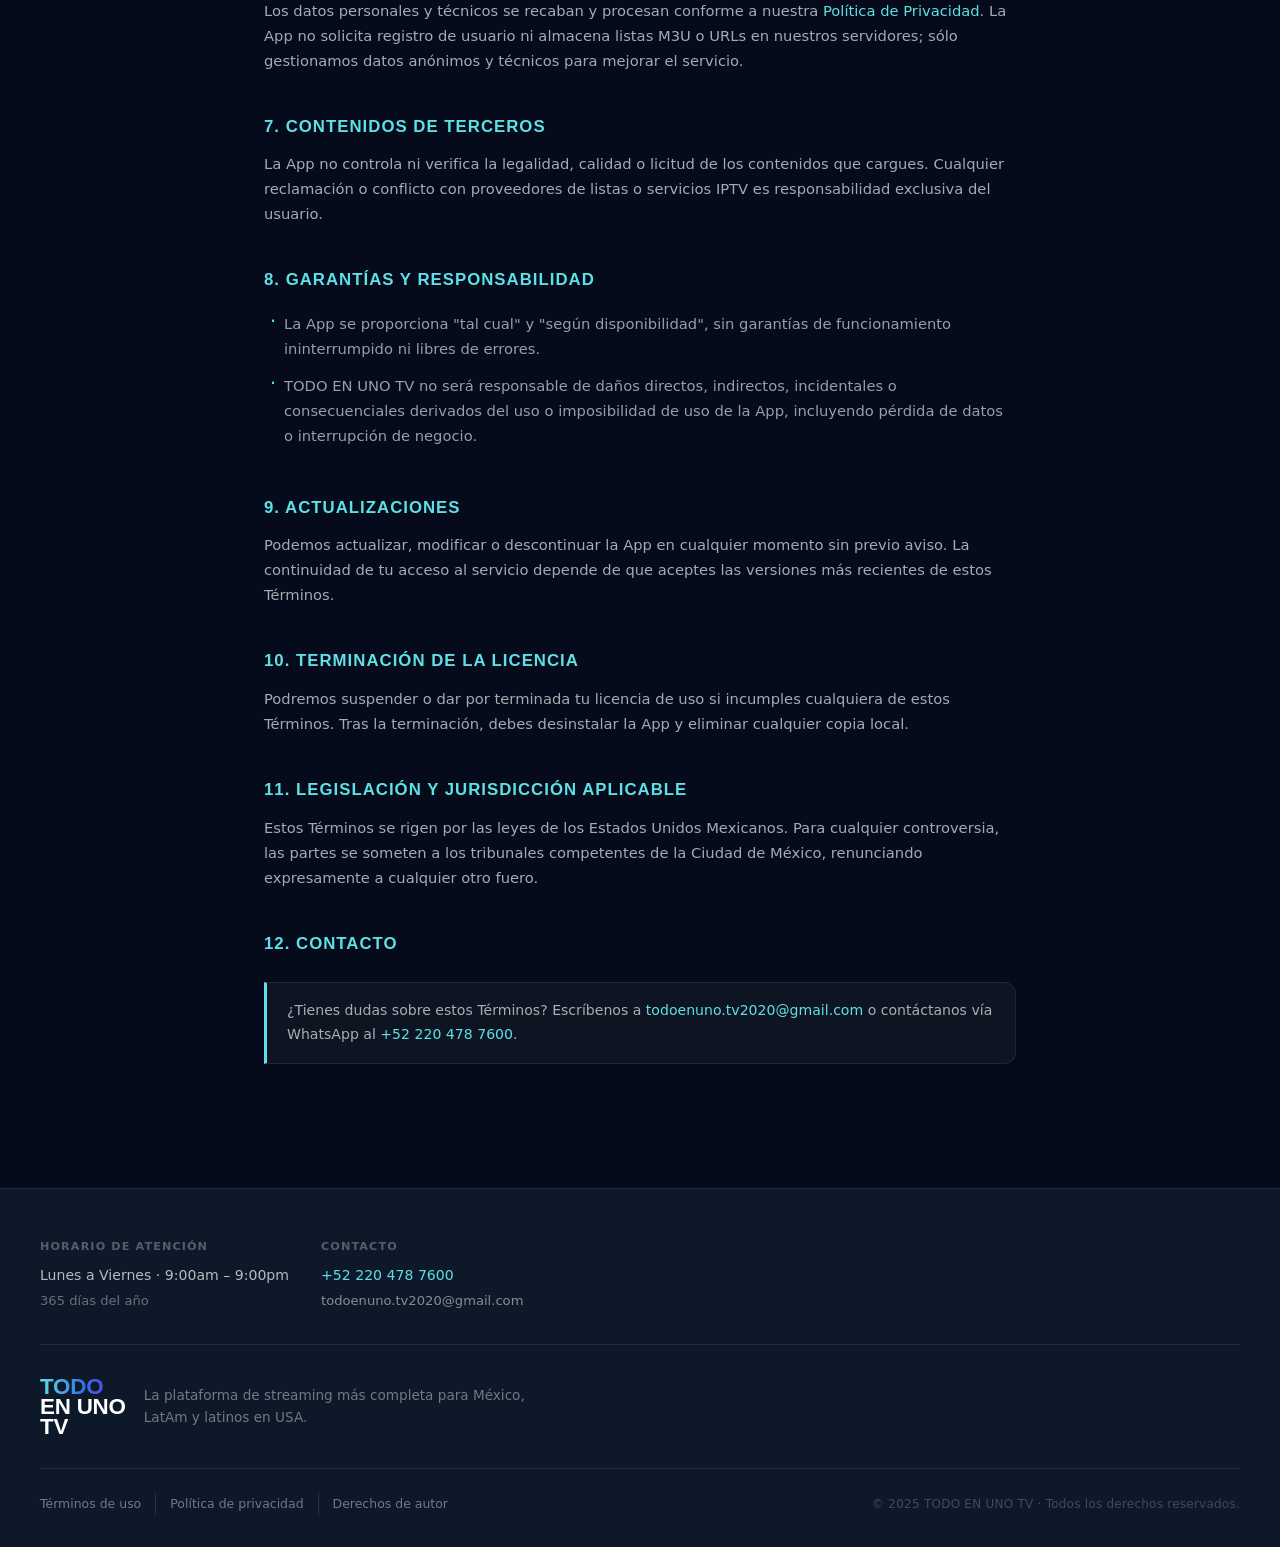
<file: terminosdeuso.html>
<!DOCTYPE html>
<html lang="es">
<head>
<meta charset="UTF-8">
<meta name="viewport" content="width=device-width, initial-scale=1.0">
<title>Términos de Uso — TODO EN UNO TV</title>
<meta name="description" content="Términos y condiciones de uso de la aplicación TODO EN UNO TV. Última actualización: 28 de abril de 2025.">
<meta name="theme-color" content="#5de0e6">
<link rel="preconnect" href="https://api.fontshare.com">
<link href="https://api.fontshare.com/v2/css?f[]=clash-display@400,500,600,700&f[]=satoshi@300,400,500,700&display=swap" rel="stylesheet">
<link rel="stylesheet" href="https://cdnjs.cloudflare.com/ajax/libs/font-awesome/6.5.1/css/all.min.css">
<style>
:root{
  --c1:#5de0e6;--c2:#3372e3;--c3:#7426ef;
  --dk:#050B1A;--dk2:#0D1829;--dk3:#0f1e36;
  --grad:linear-gradient(135deg,var(--c1),var(--c2),var(--c3));
  --grad90:linear-gradient(90deg,var(--c1),var(--c2),var(--c3));
  --border:rgba(255,255,255,.08);
  --glass:rgba(255,255,255,.04);
  --radius:18px;
  --max:800px;
}
*,*::before,*::after{box-sizing:border-box;margin:0;padding:0}
html{scroll-behavior:smooth;scroll-padding-top:72px}
body{font-family:'Satoshi',system-ui,sans-serif;background:var(--dk);color:#fff;overflow-x:hidden;line-height:1.7}
a{color:var(--c1);text-decoration:none}
a:hover{text-decoration:underline}
img{max-width:100%;display:block}
ul{list-style:none}

/* ── NAV ─────────────────────────────────────── */
nav.main-nav{
  position:fixed;top:0;left:0;right:0;z-index:100;
  height:68px;
  background:rgba(5,11,26,.82);
  backdrop-filter:blur(20px);
  border-bottom:1px solid var(--border);
}
.nav-inner{
  max-width:1200px;margin:0 auto;padding:0 24px;
  height:100%;display:flex;align-items:center;justify-content:space-between;
}
.nav-logo{display:flex;align-items:center;gap:10px;text-decoration:none!important}
.nav-logo-text{display:flex;flex-direction:column;line-height:1;gap:0}
.logo-top{font-family:'Clash Display',sans-serif;font-size:.78rem;font-weight:700;letter-spacing:.05em;background:var(--grad90);-webkit-background-clip:text;-webkit-text-fill-color:transparent;background-clip:text}
.logo-bot{font-family:'Clash Display',sans-serif;font-size:1rem;font-weight:700;color:#fff;letter-spacing:.08em}
.nav-back{
  display:inline-flex;align-items:center;gap:6px;
  color:rgba(255,255,255,.6);font-size:.85rem;
  transition:color .2s;text-decoration:none!important;
}
.nav-back:hover{color:var(--c1);text-decoration:none!important}

/* ── HERO BAND ───────────────────────────────── */
.page-hero{
  padding:120px 24px 60px;
  max-width:var(--max);margin:0 auto;
}
.page-hero .eyebrow{
  display:inline-block;
  font-size:.75rem;font-weight:700;letter-spacing:.12em;text-transform:uppercase;
  color:var(--c1);margin-bottom:14px;
}
.page-hero h1{
  font-family:'Clash Display',sans-serif;
  font-size:clamp(2rem,4vw,3rem);font-weight:700;
  line-height:1.1;margin-bottom:10px;
}
.page-hero .meta{font-size:.82rem;color:rgba(255,255,255,.38);margin-top:8px}

/* ── DIVIDER ─────────────────────────────────── */
.divider{
  max-width:var(--max);margin:0 auto;
  border:none;border-top:1px solid var(--border);
  margin-bottom:48px;
}

/* ── LEGAL BODY ──────────────────────────────── */
.legal-body{
  max-width:var(--max);margin:0 auto;padding:0 24px 100px;
}
.legal-body h2{
  font-family:'Clash Display',sans-serif;
  font-size:1.05rem;font-weight:700;
  color:var(--c1);margin:40px 0 10px;
  text-transform:uppercase;letter-spacing:.06em;
}
.legal-body h3{
  font-size:.95rem;font-weight:600;
  color:rgba(255,255,255,.85);margin:20px 0 6px;
}
.legal-body p{
  color:rgba(255,255,255,.65);font-size:.92rem;margin-bottom:14px;
}
.legal-body ul{
  list-style:none;padding-left:0;margin-bottom:14px;
}
.legal-body ul li{
  padding:6px 0 6px 20px;
  color:rgba(255,255,255,.6);font-size:.92rem;
  position:relative;
}
.legal-body ul li::before{
  content:'·';position:absolute;left:6px;
  color:var(--c1);font-size:1.2rem;line-height:1;top:7px;
}
.legal-body a{color:var(--c1)}
.legal-body .highlight-box{
  background:var(--glass);
  border:1px solid var(--border);
  border-left:3px solid var(--c1);
  border-radius:0 12px 12px 0;
  padding:16px 20px;margin:24px 0;
}
.legal-body .highlight-box p{margin:0;font-size:.88rem}

/* ── FOOTER ──────────────────────────────────── */
footer{
  background:var(--dk2);
  border-top:1px solid var(--border);
  padding:48px 24px 32px;
}
.footer-inner{max-width:1200px;margin:0 auto}
.footer-bottom{
  display:flex;flex-wrap:wrap;align-items:center;
  justify-content:space-between;gap:12px;
  padding-top:24px;border-top:1px solid var(--border);
  margin-top:32px;
}
.footer-legal-links{display:flex;flex-wrap:wrap;gap:0}
.footer-legal-links a{
  color:rgba(255,255,255,.42);font-size:.78rem;
  padding:0 14px;border-right:1px solid rgba(255,255,255,.12);
}
.footer-legal-links a:first-child{padding-left:0}
.footer-legal-links a:last-child{border-right:none}
.footer-legal-links a:hover{color:var(--c1)}
.footer-copy{font-size:.75rem;color:rgba(255,255,255,.22);letter-spacing:.02em}
.footer-brand-row{display:flex;align-items:center;gap:18px;margin-bottom:20px}
.footer-tagline{font-size:.85rem;color:rgba(255,255,255,.42);max-width:420px;line-height:1.6}

/* ── FLOAT WA ────────────────────────────────── */
#whatsapp-btn{
  position:fixed;bottom:28px;right:28px;z-index:999;
  width:56px;height:56px;border-radius:50%;
  background:linear-gradient(135deg,#25D366,#128C7E);
  display:flex;align-items:center;justify-content:center;
  box-shadow:0 4px 24px rgba(37,211,102,.45);
  transition:transform .2s,box-shadow .2s;
}
#whatsapp-btn:hover{transform:scale(1.08);box-shadow:0 6px 32px rgba(37,211,102,.6)}
</style>
</head>
<body>

<!-- NAV -->
<nav class="main-nav">
  <div class="nav-inner">
    <a href="todoenunotv-website.html" class="nav-logo">
      <div class="nav-logo-text">
        <span class="logo-top">TODO EN UNO</span>
        <span class="logo-bot">TV</span>
      </div>
    </a>
    <a href="todoenunotv-website.html" class="nav-back">
      <i class="fa-solid fa-arrow-left" style="font-size:.8rem"></i> Regresar al inicio
    </a>
  </div>
</nav>

<!-- HERO -->
<div class="page-hero">
  <span class="eyebrow">Legal</span>
  <h1>Términos de Uso</h1>
  <p class="meta"><i class="fa-regular fa-clock" style="margin-right:6px"></i>Última actualización: 28 de abril de 2025</p>
</div>
<hr class="divider">

<!-- CONTENT -->
<div class="legal-body">

  <div class="highlight-box">
    <p>Al descargar, instalar o usar la aplicación <strong>IPTV Player | TODO EN UNO TV</strong> aceptas quedar vinculado(a) por estos Términos de Uso y por nuestra Política de Privacidad. Si no estás de acuerdo, por favor no instales ni uses la App.</p>
  </div>

  <h2>1. Aceptación de los Términos</h2>
  <p>Al descargar, instalar o usar la aplicación IPTV Player | TODO EN UNO TV (en adelante, "la App"), aceptas quedar vinculado(a) por estos Términos de Uso y por nuestra Política de Privacidad.</p>

  <h2>2. Datos del Responsable</h2>
  <ul>
    <li><strong>Titular de la App:</strong> TODO EN UNO TV</li>
    <li><strong>Domicilio:</strong> Ciudad de México, México</li>
    <li><strong>Correo de contacto:</strong> <a href="mailto:todoenuno.tv2020@gmail.com">todoenuno.tv2020@gmail.com</a></li>
  </ul>

  <h2>3. Objeto y Licencia</h2>
  <h3>3.1 Objeto</h3>
  <p>La App sirve como reproductor gratuito de contenidos IPTV que el usuario aporte (listas M3U, URLs, etc.).</p>
  <h3>3.2 Licencia</h3>
  <p>Te concedemos una licencia personal, no exclusiva, intransferible y revocable para usar la App en un único dispositivo compatible, únicamente para tu uso privado y no comercial.</p>

  <h2>4. Restricciones de Uso</h2>
  <p>El usuario se compromete a:</p>
  <ul>
    <li>No distribuir públicamente ni comercializar las listas de reproducción, credenciales o contenido de terceros.</li>
    <li>No descompilar, desensamblar, modificar o intentar extraer el código fuente de la App.</li>
    <li>No emplear la App para fines ilícitos, difundir material con derechos de autor sin permiso, ni vulnerar derechos de propiedad intelectual ajenos.</li>
    <li>No interferir con los servicios de streaming o reproducciones de terceros.</li>
  </ul>

  <h2>5. Propiedad Intelectual</h2>
  <p>Todos los derechos de autor, marcas, logotipos, diseño y código de la App pertenecen a TODO EN UNO TV. Salvo la licencia expresamente otorgada en estos Términos, no adquieres ningún otro derecho sobre la App.</p>

  <h2>6. Privacidad y Tratamiento de Datos</h2>
  <p>Los datos personales y técnicos se recaban y procesan conforme a nuestra <a href="politicadeprivacidad.html">Política de Privacidad</a>. La App no solicita registro de usuario ni almacena listas M3U o URLs en nuestros servidores; sólo gestionamos datos anónimos y técnicos para mejorar el servicio.</p>

  <h2>7. Contenidos de Terceros</h2>
  <p>La App no controla ni verifica la legalidad, calidad o licitud de los contenidos que cargues. Cualquier reclamación o conflicto con proveedores de listas o servicios IPTV es responsabilidad exclusiva del usuario.</p>

  <h2>8. Garantías y Responsabilidad</h2>
  <ul>
    <li>La App se proporciona "tal cual" y "según disponibilidad", sin garantías de funcionamiento ininterrumpido ni libres de errores.</li>
    <li>TODO EN UNO TV no será responsable de daños directos, indirectos, incidentales o consecuenciales derivados del uso o imposibilidad de uso de la App, incluyendo pérdida de datos o interrupción de negocio.</li>
  </ul>

  <h2>9. Actualizaciones</h2>
  <p>Podemos actualizar, modificar o descontinuar la App en cualquier momento sin previo aviso. La continuidad de tu acceso al servicio depende de que aceptes las versiones más recientes de estos Términos.</p>

  <h2>10. Terminación de la Licencia</h2>
  <p>Podremos suspender o dar por terminada tu licencia de uso si incumples cualquiera de estos Términos. Tras la terminación, debes desinstalar la App y eliminar cualquier copia local.</p>

  <h2>11. Legislación y Jurisdicción Aplicable</h2>
  <p>Estos Términos se rigen por las leyes de los Estados Unidos Mexicanos. Para cualquier controversia, las partes se someten a los tribunales competentes de la Ciudad de México, renunciando expresamente a cualquier otro fuero.</p>

  <h2>12. Contacto</h2>
  <div class="highlight-box">
    <p>¿Tienes dudas sobre estos Términos? Escríbenos a <a href="mailto:todoenuno.tv2020@gmail.com">todoenuno.tv2020@gmail.com</a> o contáctanos vía WhatsApp al <a href="https://wa.me/522204787600" target="_blank">+52 220 478 7600</a>.</p>
  </div>

</div>

<!-- FOOTER -->
<footer>
  <div class="footer-inner">
    <div style="display:flex;flex-wrap:wrap;gap:32px;margin-bottom:32px;padding-bottom:32px;border-bottom:1px solid var(--border)">
      <div>
        <div style="font-size:.7rem;font-weight:700;letter-spacing:.1em;text-transform:uppercase;color:rgba(255,255,255,.3);margin-bottom:8px">Horario de atención</div>
        <div style="font-size:.88rem;color:rgba(255,255,255,.7)">Lunes a Viernes · 9:00am – 9:00pm</div>
        <div style="font-size:.82rem;color:rgba(255,255,255,.38);margin-top:2px">365 días del año</div>
      </div>
      <div>
        <div style="font-size:.7rem;font-weight:700;letter-spacing:.1em;text-transform:uppercase;color:rgba(255,255,255,.3);margin-bottom:8px">Contacto</div>
        <div style="font-size:.88rem"><a href="https://wa.me/522204787600" target="_blank" style="color:var(--c1)">+52 220 478 7600</a></div>
        <div style="font-size:.82rem;margin-top:2px"><a href="mailto:todoenuno.tv2020@gmail.com" style="color:rgba(255,255,255,.5)">todoenuno.tv2020@gmail.com</a></div>
      </div>
    </div>
    <div class="footer-brand-row">
      <div style="display:flex;flex-direction:column;line-height:.88;user-select:none">
        <span style="font-family:'Clash Display',sans-serif;font-weight:700;font-size:1.4rem;text-transform:uppercase;letter-spacing:-.01em;background:linear-gradient(90deg,#5de0e6,#3372e3,#7426ef);-webkit-background-clip:text;-webkit-text-fill-color:transparent;background-clip:text">TODO</span>
        <span style="font-family:'Clash Display',sans-serif;font-weight:700;font-size:1.4rem;text-transform:uppercase;letter-spacing:-.01em;color:#fff">EN UNO</span>
        <span style="font-family:'Clash Display',sans-serif;font-weight:700;font-size:1.4rem;text-transform:uppercase;letter-spacing:-.01em;color:#fff">TV</span>
      </div>
      <p class="footer-tagline">La plataforma de streaming más completa para México, LatAm y latinos en USA.</p>
    </div>
    <div class="footer-bottom">
      <nav class="footer-legal-links">
        <a href="terminosdeuso.html">Términos de uso</a>
        <a href="politicadeprivacidad.html">Política de privacidad</a>
        <a href="https://www.todoenunotv.com/derechosdeautor" target="_blank">Derechos de autor</a>
      </nav>
      <div class="footer-copy">© 2025 TODO EN UNO TV · Todos los derechos reservados.</div>
    </div>
  </div>
</footer>

<!-- WhatsApp flotante -->
<a id="whatsapp-btn" href="https://wa.me/522204787600?text=Hola,%20quiero%20saber%20m%C3%A1s%20sobre%20TODO%20EN%20UNO%20TV" target="_blank" rel="noopener" aria-label="WhatsApp">
  <svg width="28" height="28" viewBox="0 0 30 30" fill="white"><path d="M15 0C6.716 0 0 6.716 0 15c0 2.653.69 5.141 1.9 7.294L0 30l7.921-1.873A14.95 14.95 0 0015 30c8.284 0 15-6.716 15-15S23.284 0 15 0zm0 27.5a12.44 12.44 0 01-6.374-1.757l-.457-.272-4.705 1.112 1.148-4.585-.298-.47A12.439 12.439 0 012.5 15C2.5 8.096 8.096 2.5 15 2.5S27.5 8.096 27.5 15 21.904 27.5 15 27.5zm6.836-9.286c-.375-.188-2.217-1.093-2.56-1.218-.342-.125-.591-.188-.84.188-.25.375-.966 1.218-1.184 1.468-.219.25-.438.282-.812.094-.375-.188-1.584-.584-3.016-1.862-1.115-.995-1.868-2.222-2.087-2.597-.219-.375-.023-.578.164-.765.168-.168.375-.438.563-.657.188-.22.25-.375.375-.625.125-.25.063-.469-.031-.657-.094-.188-.84-2.025-1.15-2.775-.303-.727-.61-.628-.84-.64-.218-.01-.468-.013-.718-.013-.25 0-.657.094-1 .469-.344.375-1.312 1.281-1.312 3.125s1.344 3.625 1.531 3.875c.188.25 2.656 4.062 6.437 5.7.9.389 1.602.62 2.148.794.902.287 1.724.247 2.373.15.724-.108 2.217-.906 2.53-1.782.312-.875.312-1.625.218-1.782-.093-.156-.343-.25-.718-.437z"/></svg>
</a>

</body>
</html>
</file>
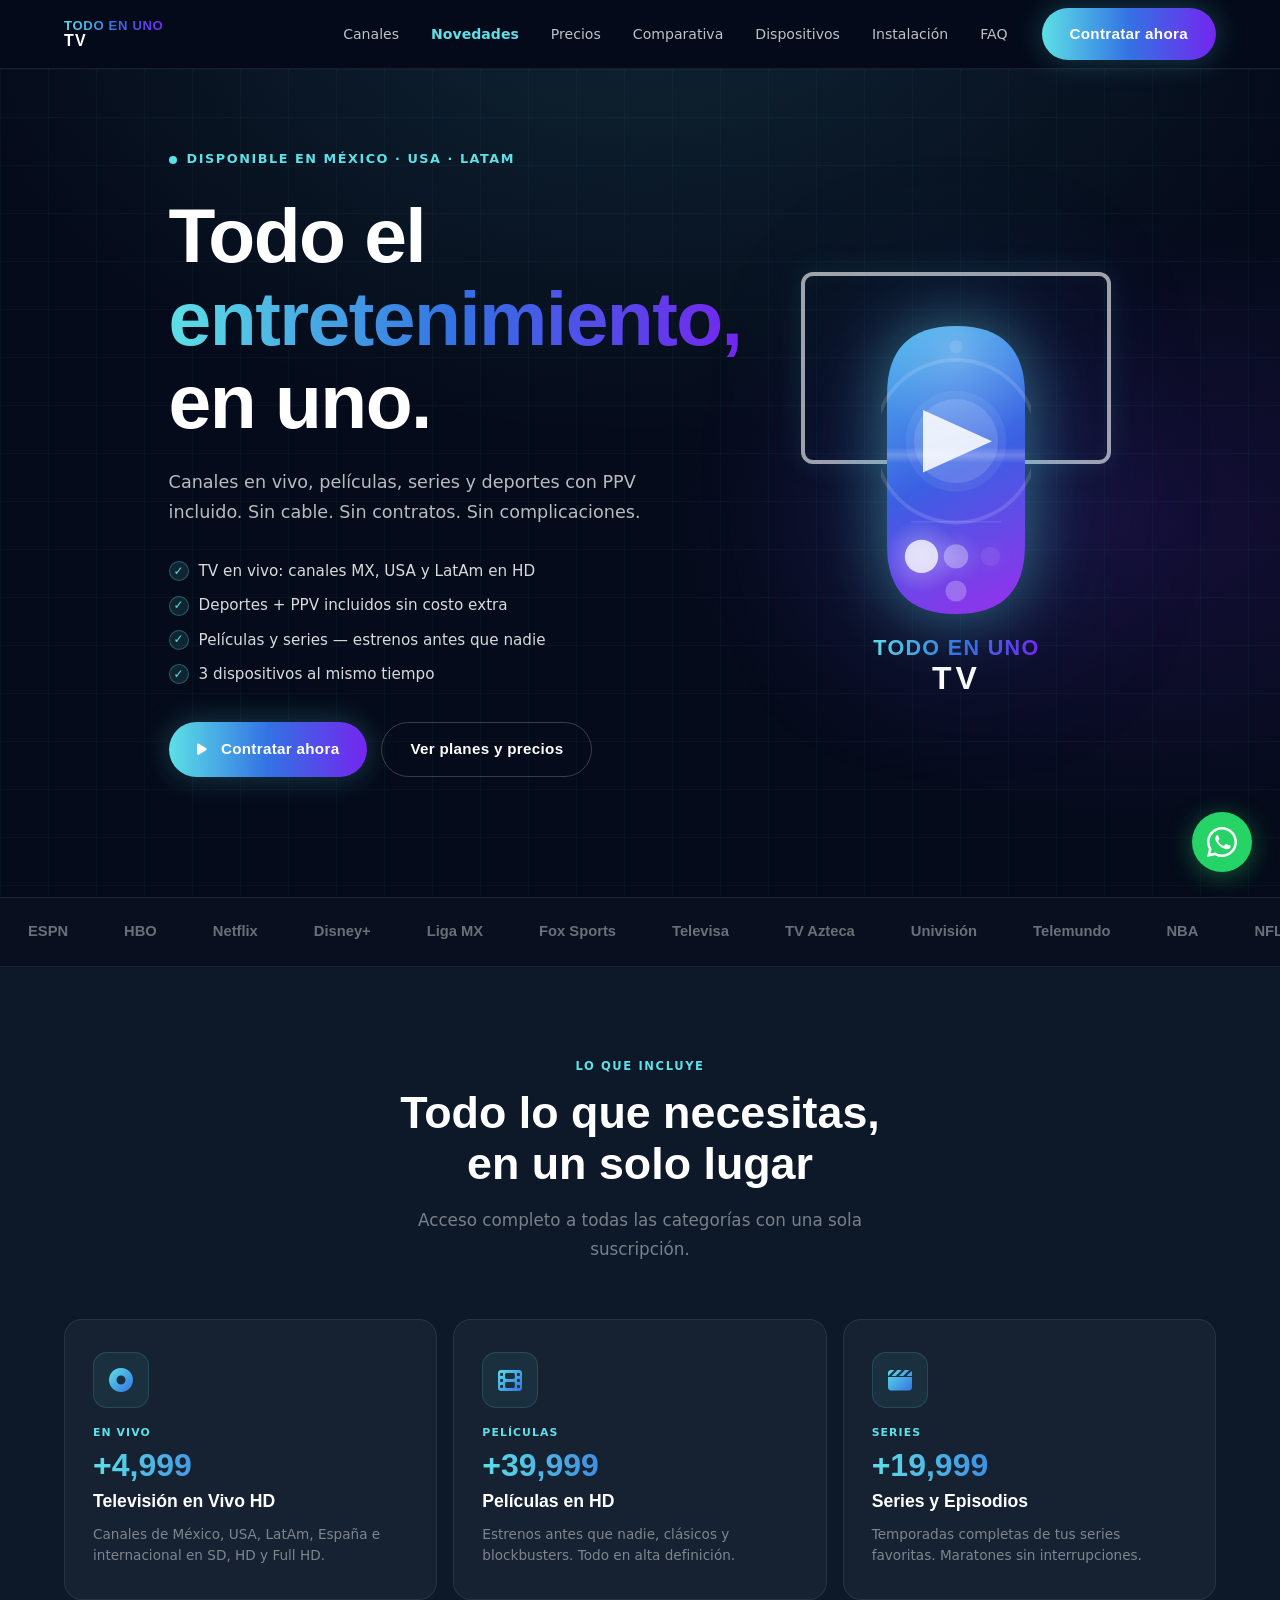
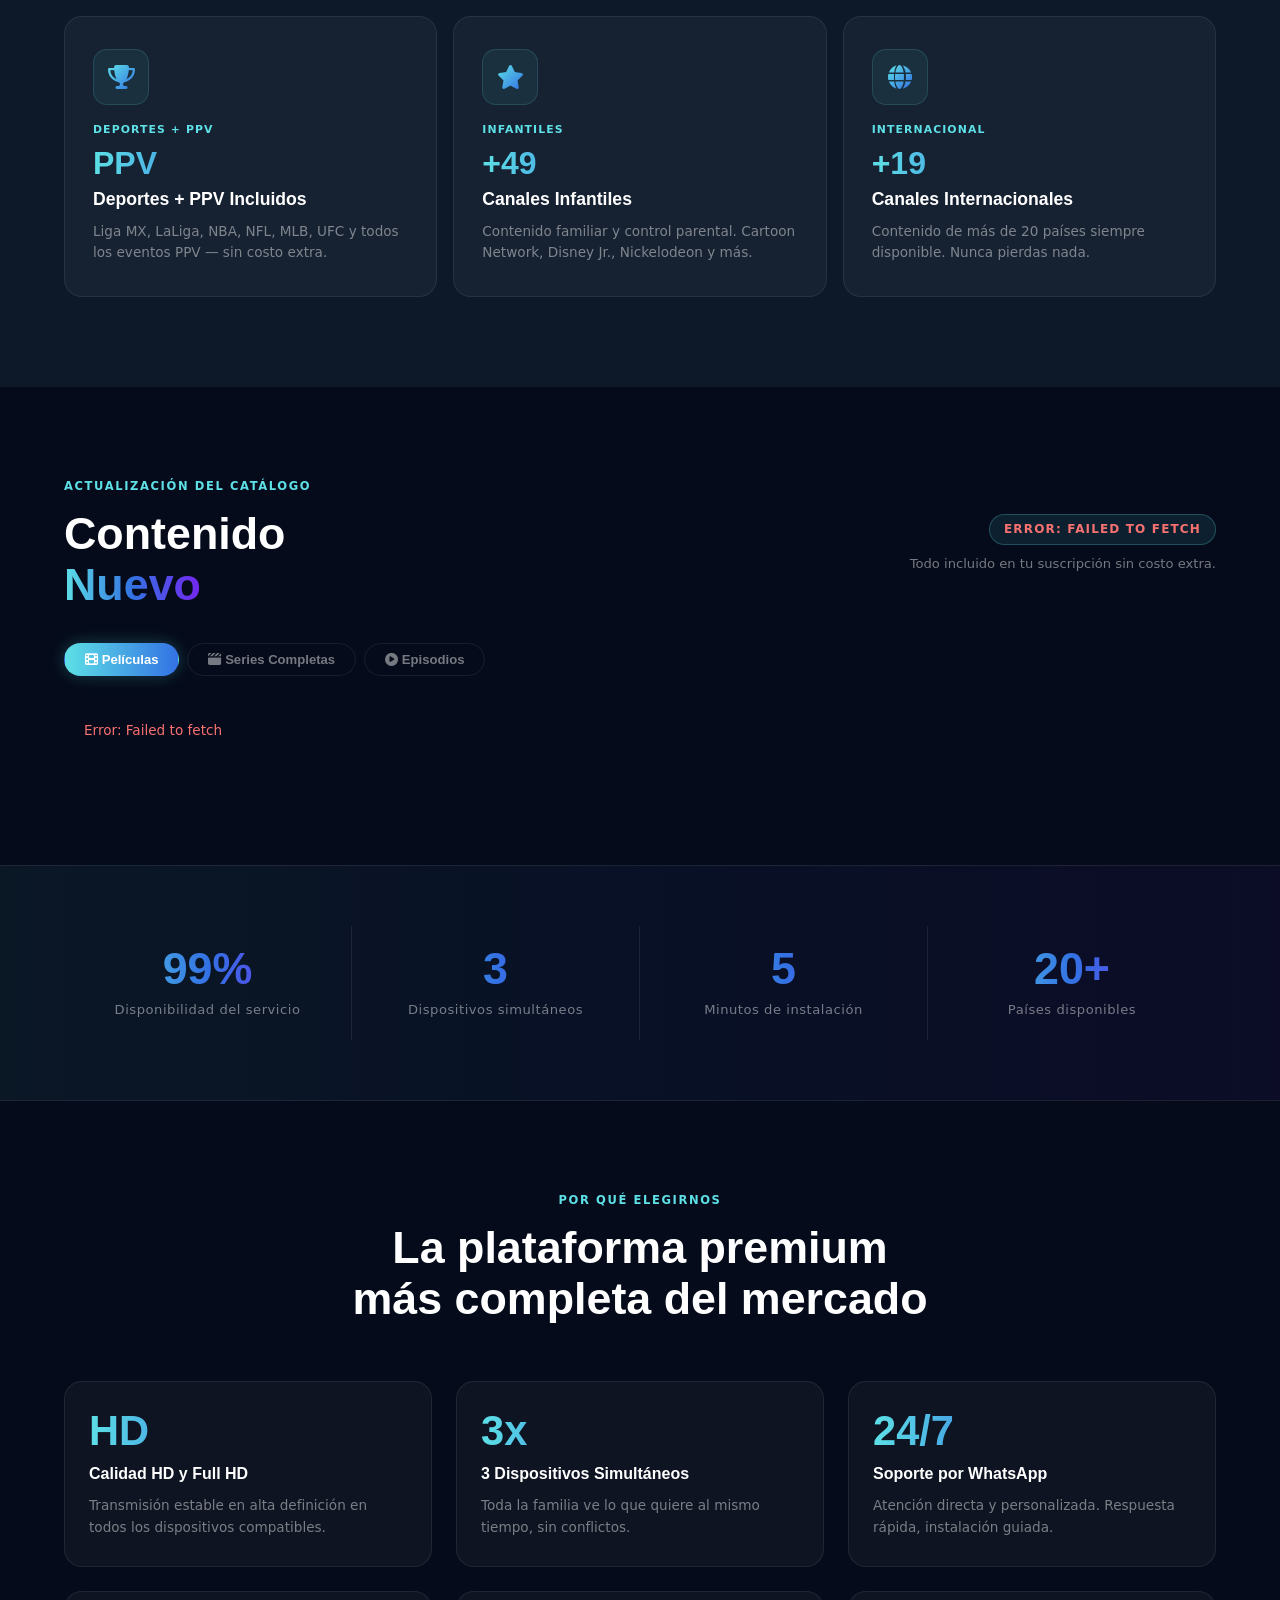
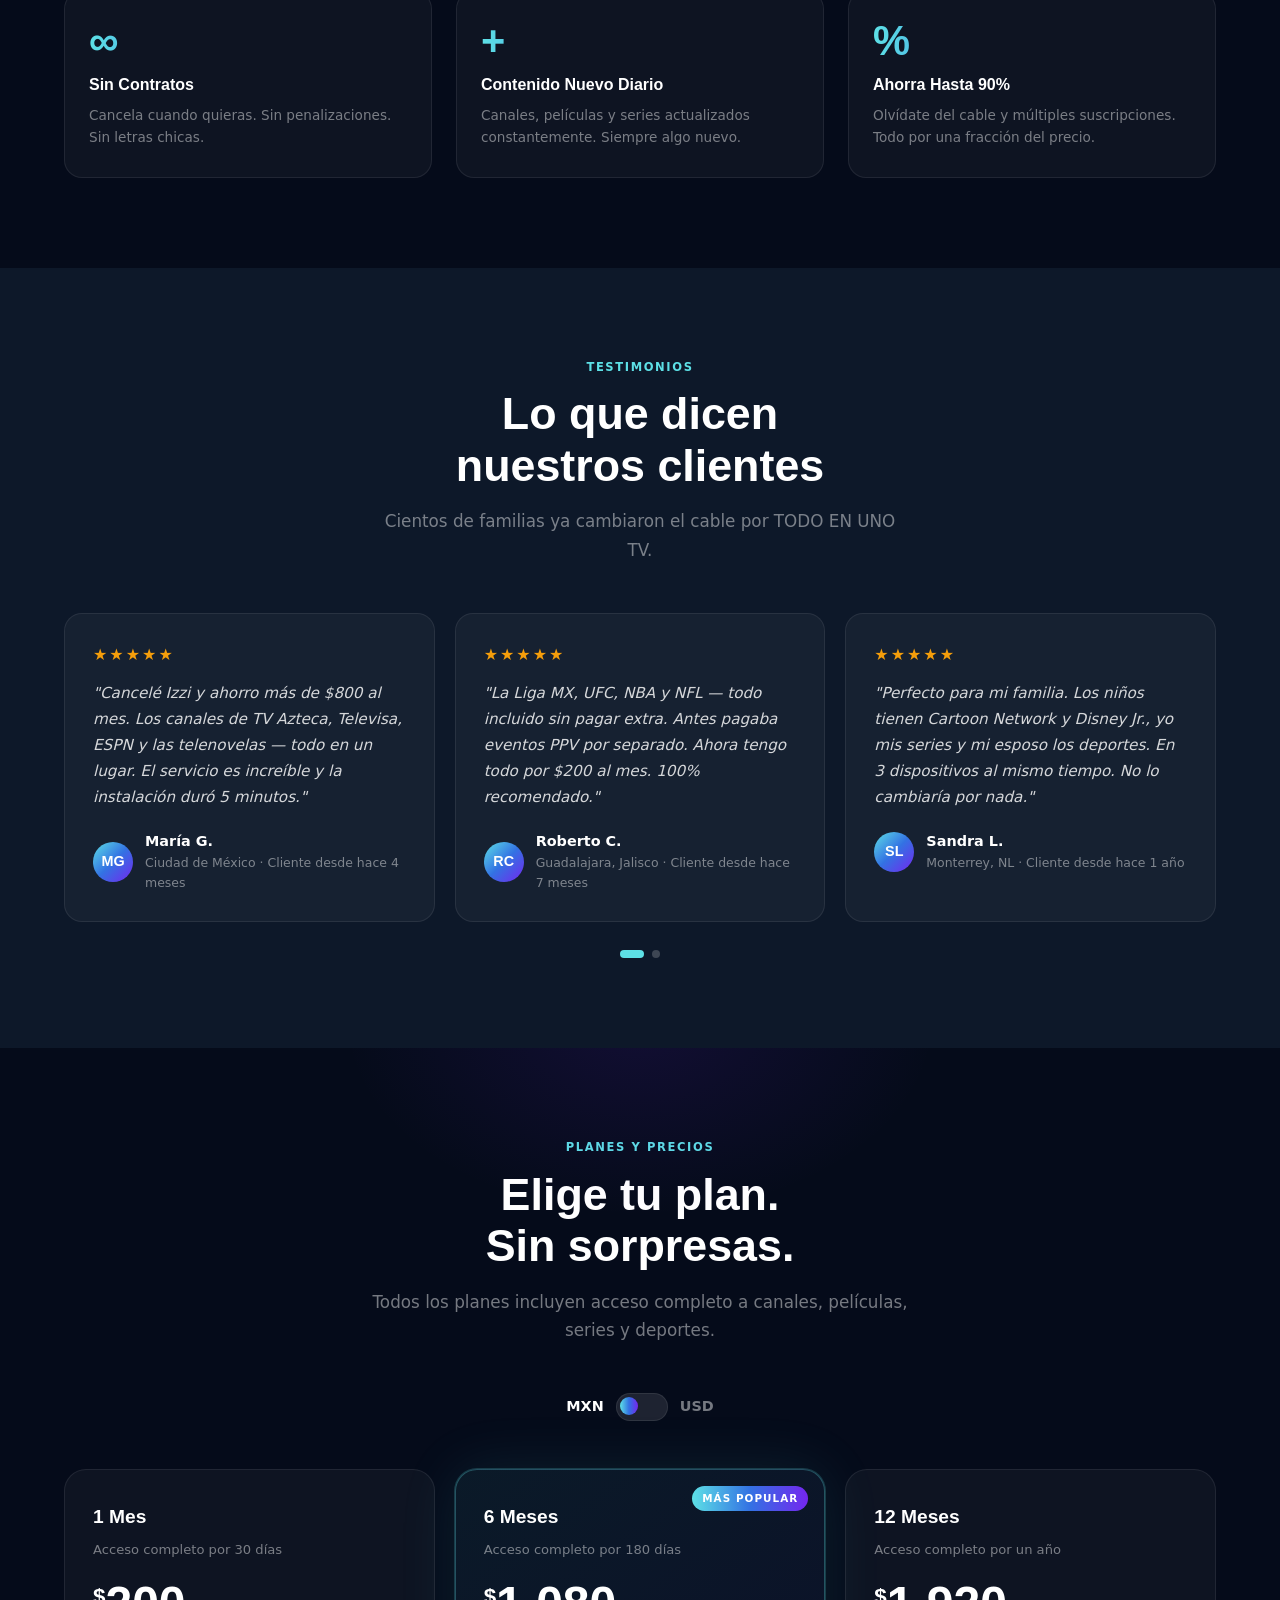
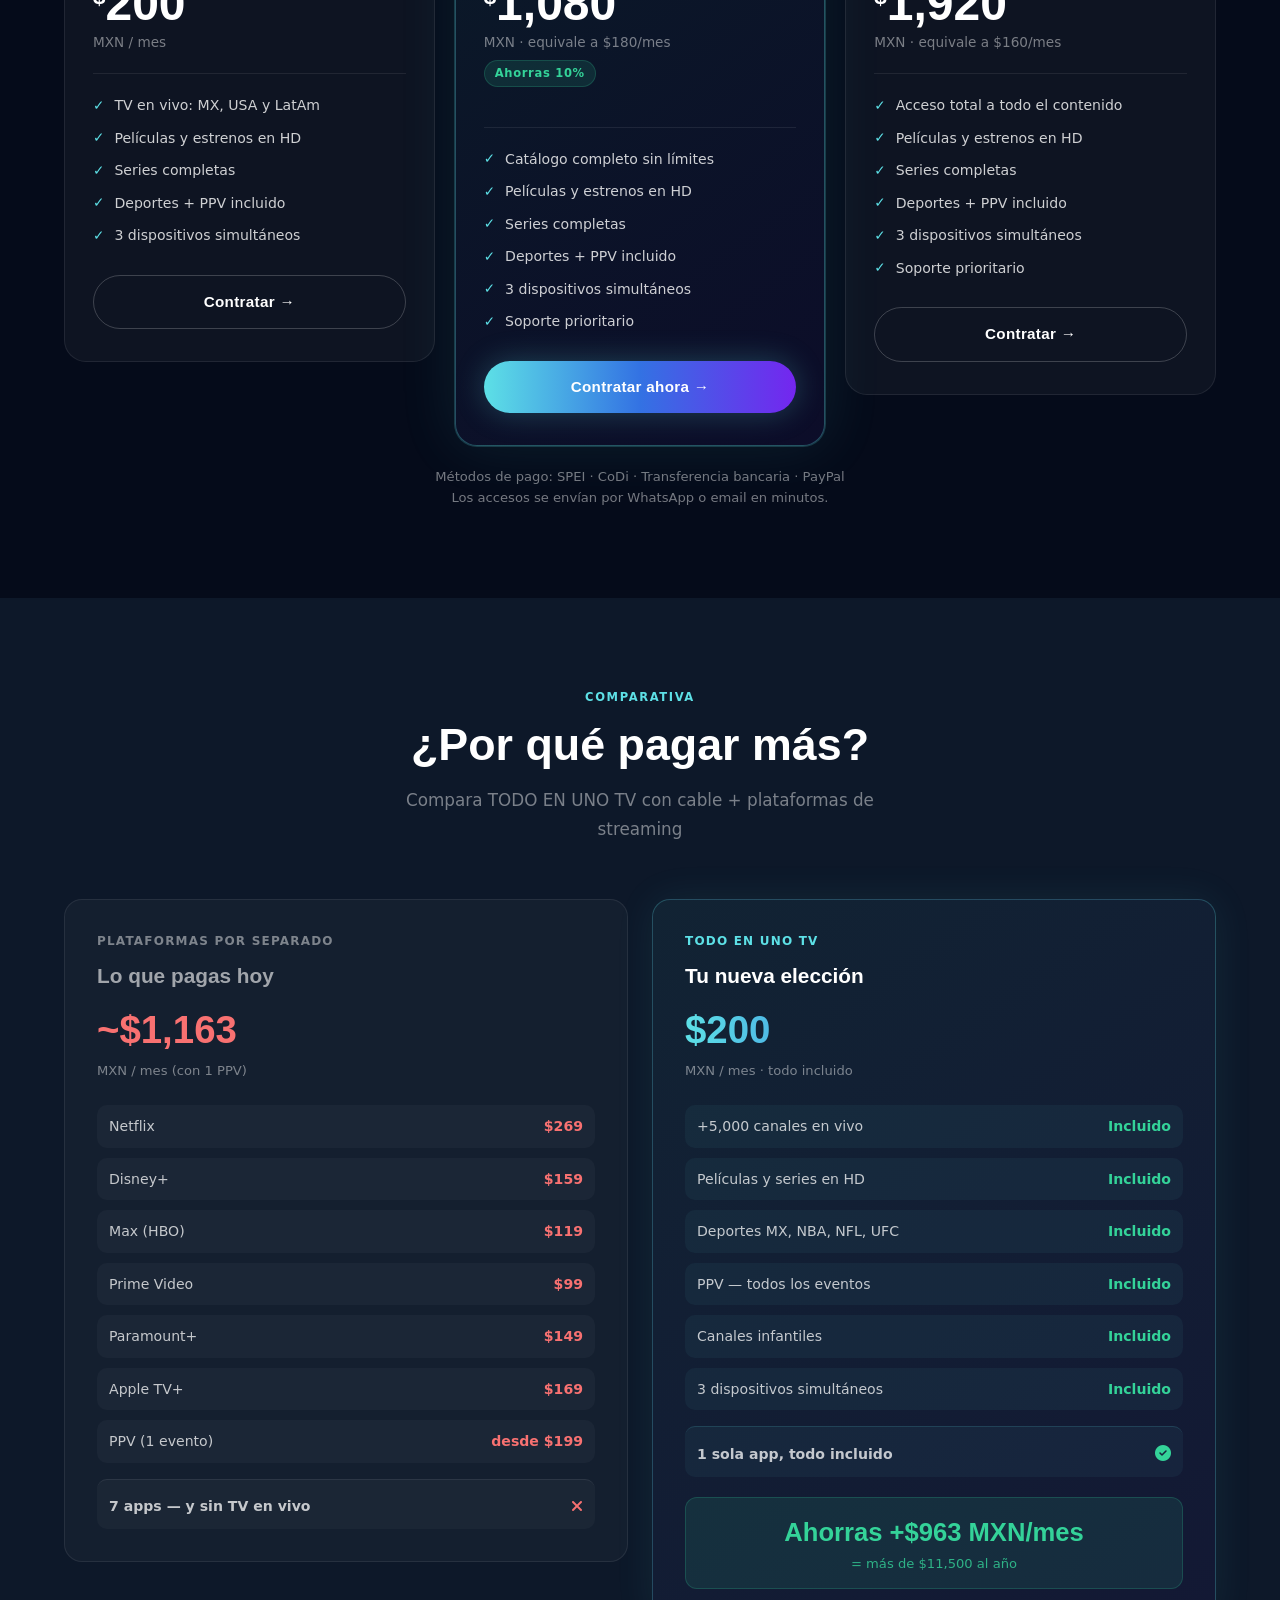
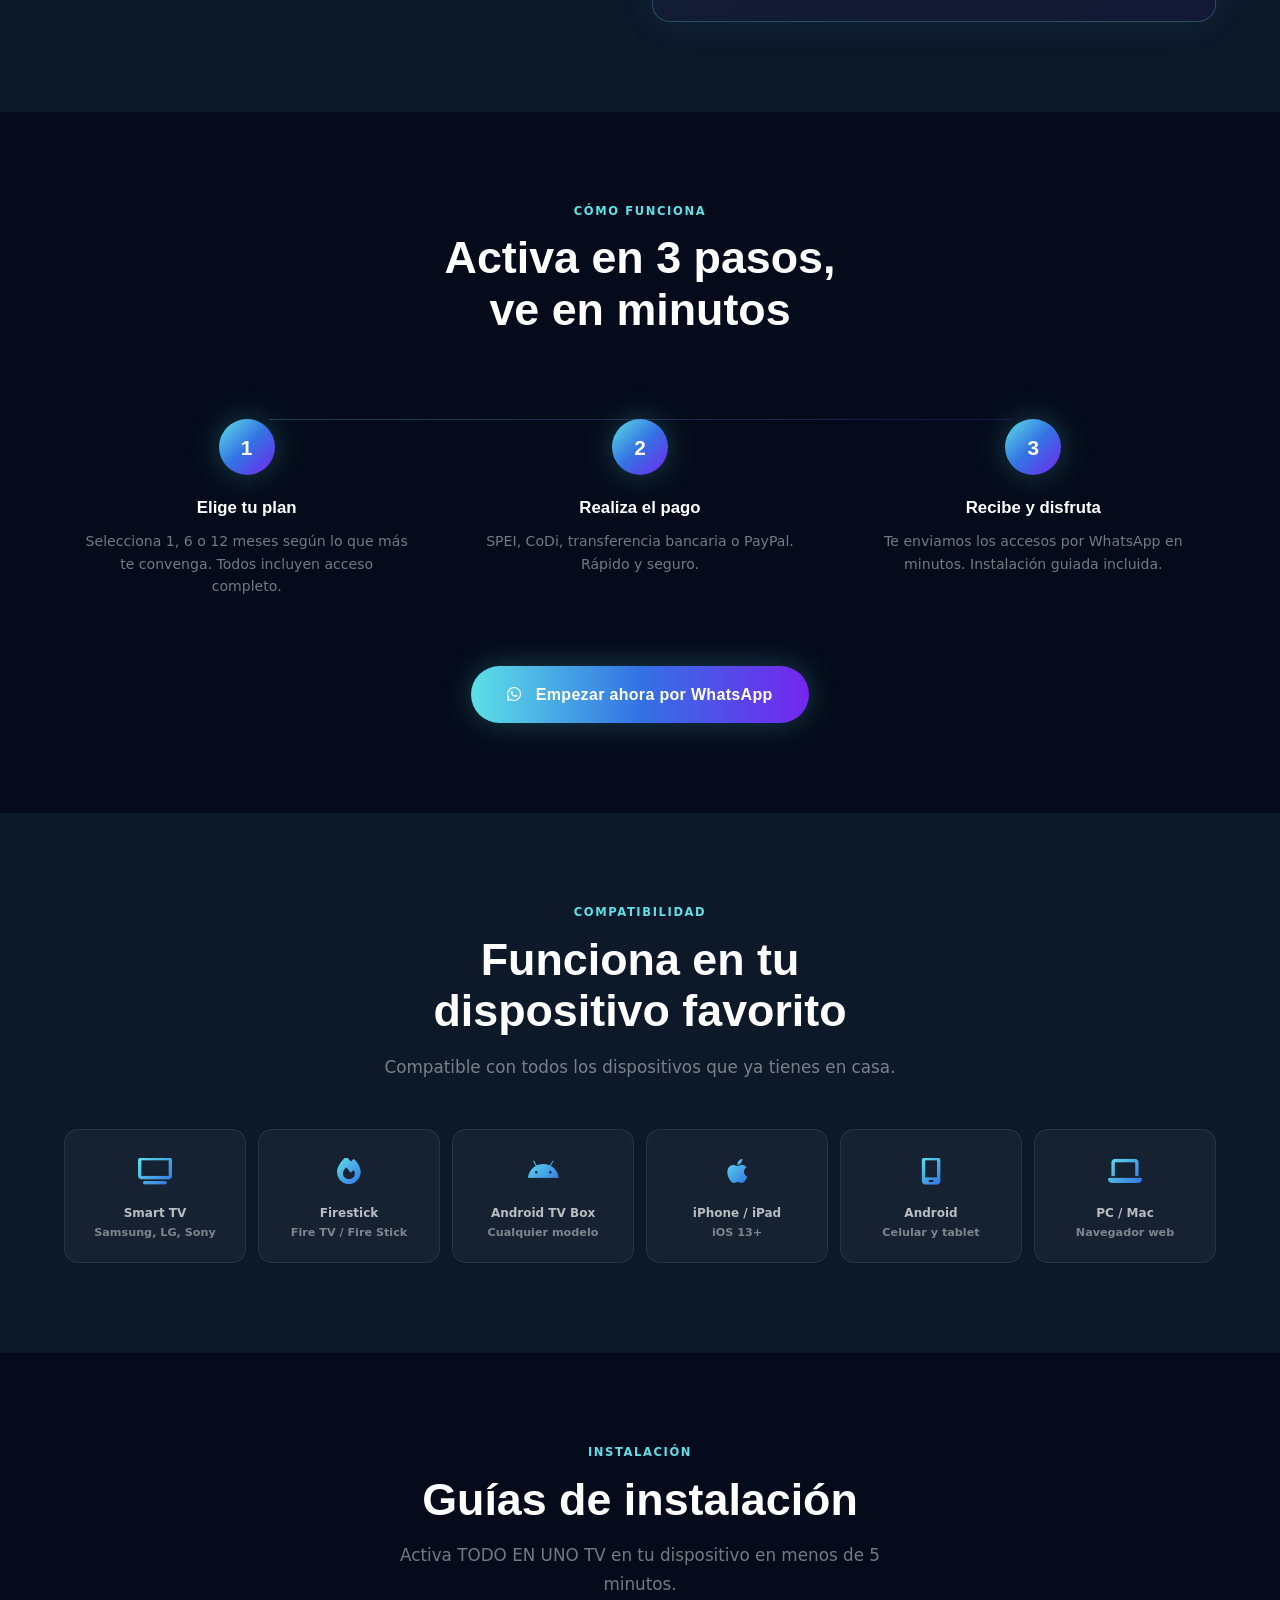
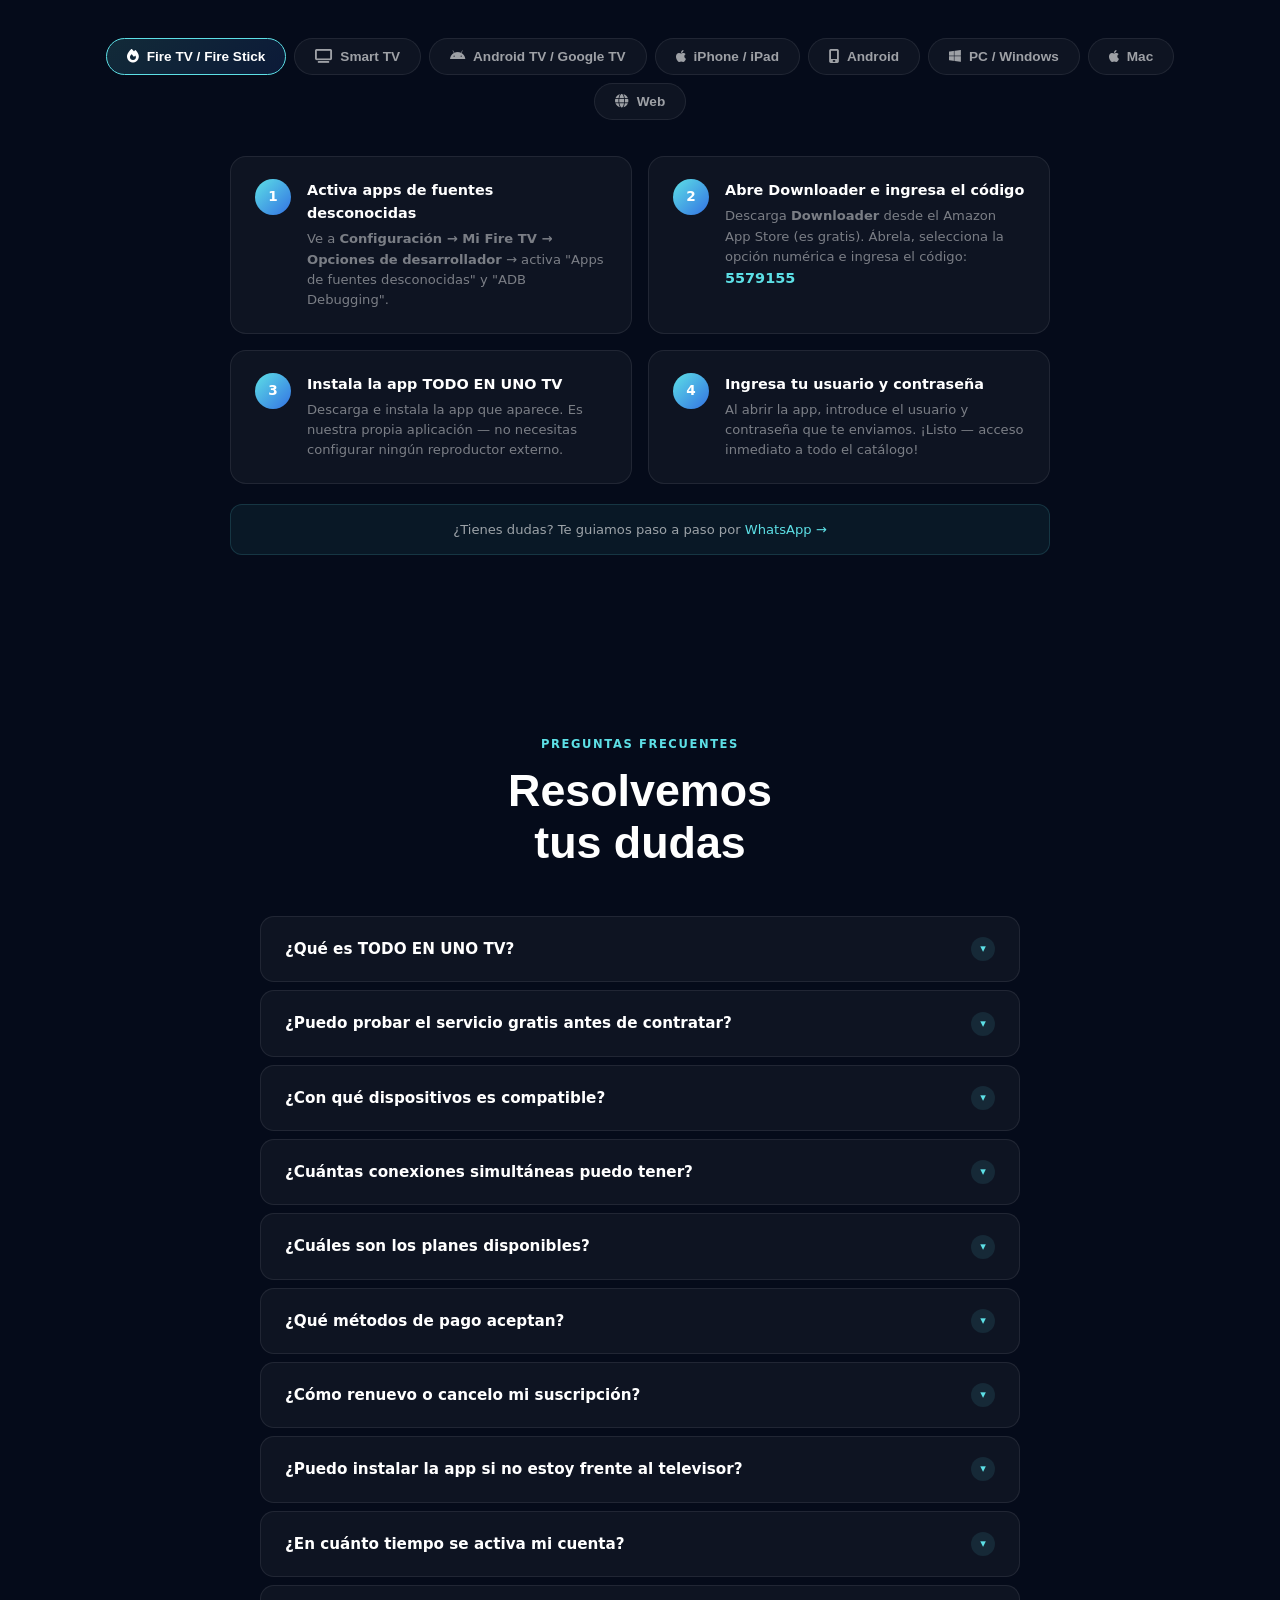
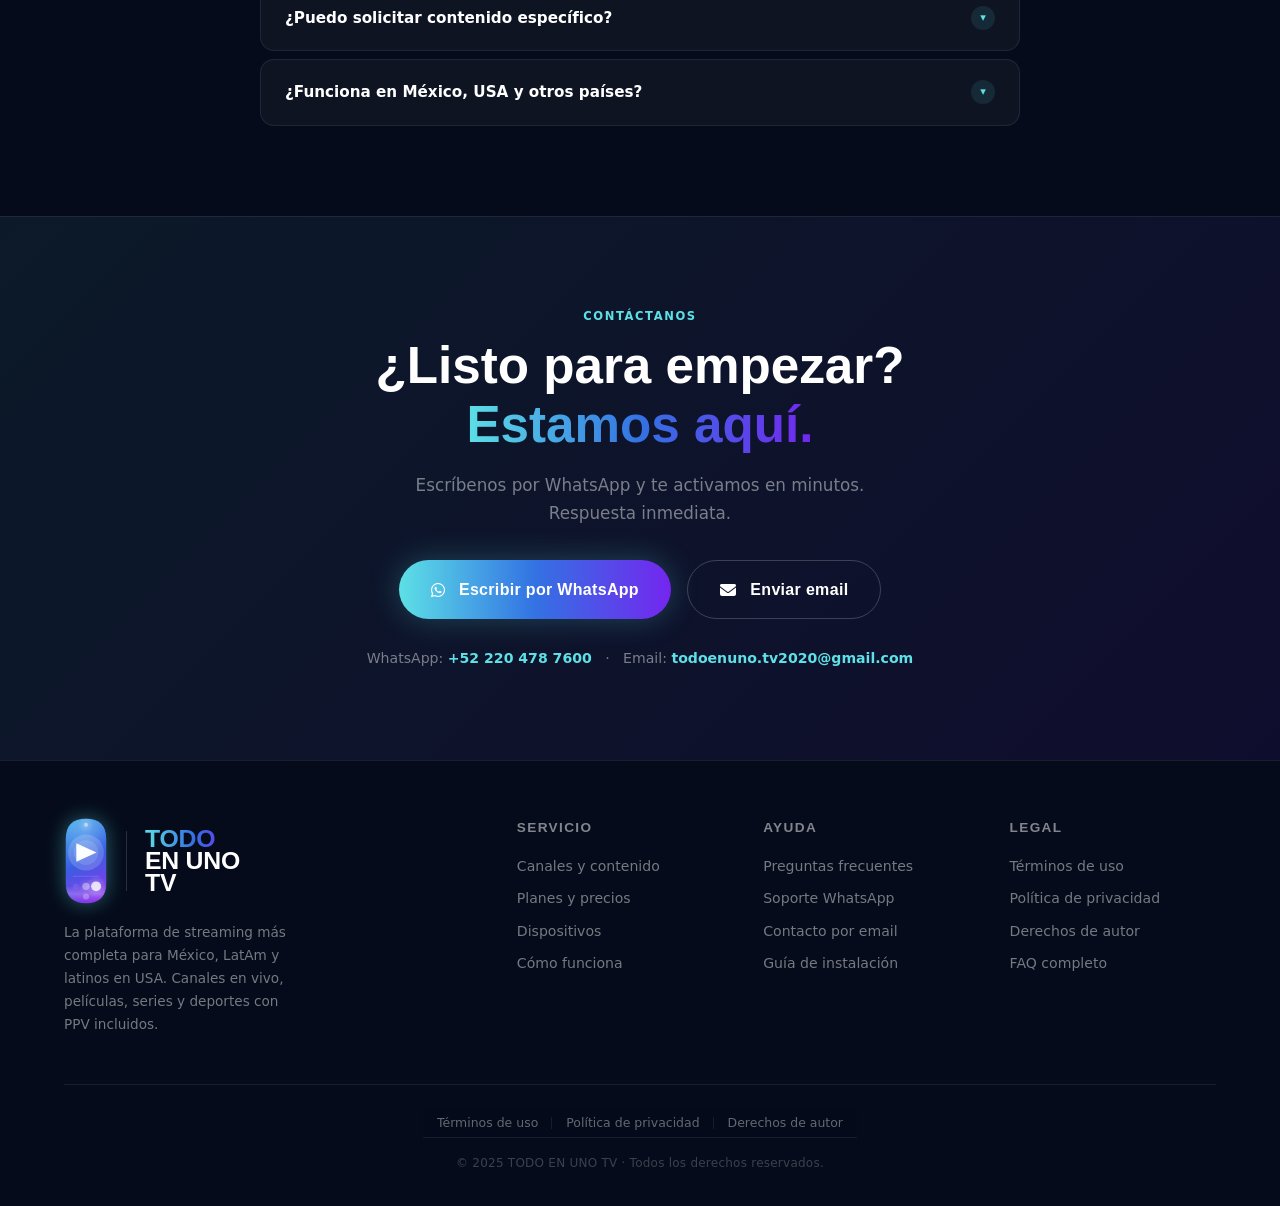
<file: todoenunotv-website.html>
<!DOCTYPE html>
<html lang="es">
<head>
<meta charset="UTF-8">
<meta name="viewport" content="width=device-width, initial-scale=1.0">
<title>TODO EN UNO TV — +5,000 Canales, Películas y Series en HD</title>
<meta name="description" content="La plataforma de streaming más completa para México, LatAm y latinos en USA. +5,000 canales, +40,000 películas, deportes y PPV incluidos desde $200 MXN/mes.">
<meta property="og:title" content="TODO EN UNO TV — Entretenimiento Sin Límites">
<meta property="og:description" content="+5,000 canales en vivo, películas, series y deportes. La alternativa premium al cable desde $200 MXN/mes.">
<meta property="og:url" content="https://www.todoenunotv.com">
<meta property="og:type" content="website">
<meta name="theme-color" content="#5de0e6">
<link rel="icon" type="image/png" href="[data-uri]">
<link rel="apple-touch-icon" href="[data-uri]">
<link rel="preconnect" href="https://api.fontshare.com">
<link href="https://api.fontshare.com/v2/css?f[]=clash-display@400,500,600,700&f[]=satoshi@300,400,500,700&display=swap" rel="stylesheet">
<link rel="stylesheet" href="https://cdnjs.cloudflare.com/ajax/libs/font-awesome/6.5.1/css/all.min.css">
<style>
/* ══ TOKENS ══════════════════════════════════════════════════════ */
:root{
  --c1:#5de0e6;--c2:#3372e3;--c3:#7426ef;
  --dk:#050B1A;--dk2:#0D1829;--dk3:#0f1e36;
  --grad:linear-gradient(135deg,var(--c1),var(--c2),var(--c3));
  --grad90:linear-gradient(90deg,var(--c1),var(--c2),var(--c3));
  --mu:rgba(255,255,255,.45);
  --border:rgba(255,255,255,.08);
  --glass:rgba(255,255,255,.04);
  --radius:18px;
  --fs-hero:clamp(2.6rem,6vw,5rem);
  --fs-h2:clamp(1.8rem,3.5vw,2.8rem);
  --fs-h3:clamp(1.1rem,2vw,1.4rem);
  --max:1200px;
}

/* ══ RESET ══════════════════════════════════════════════════════ */
*,*::before,*::after{box-sizing:border-box;margin:0;padding:0}
html{scroll-behavior:smooth;scroll-padding-top:72px}
body{
  font-family:'Satoshi',system-ui,sans-serif;
  background:var(--dk);color:#fff;
  overflow-x:hidden;line-height:1.6;
}
a{color:inherit;text-decoration:none}
img{max-width:100%;display:block}
ul{list-style:none}

/* ══ UTILS ══════════════════════════════════════════════════════ */
.container{max-width:var(--max);margin:0 auto;padding:0 24px}
.grad-text{
  background:var(--grad90);
  -webkit-background-clip:text;-webkit-text-fill-color:transparent;
  background-clip:text;
}
.btn{
  display:inline-flex;align-items:center;gap:8px;
  padding:14px 28px;border-radius:999px;font-weight:700;
  font-family:'Satoshi',sans-serif;font-size:.95rem;letter-spacing:.02em;
  cursor:pointer;transition:all .2s;border:none;
}
.btn-primary{
  background:var(--grad90);color:#fff;
  box-shadow:0 0 30px rgba(93,224,230,.25);
}
.btn-primary:hover{transform:translateY(-2px);box-shadow:0 0 40px rgba(93,224,230,.4)}
.btn-ghost{
  background:transparent;color:#fff;
  border:1.5px solid rgba(255,255,255,.2);
}
.btn-ghost:hover{border-color:var(--c1);background:rgba(93,224,230,.07)}
.badge{
  display:inline-block;padding:4px 12px;border-radius:999px;
  font-size:.72rem;font-weight:700;letter-spacing:.1em;text-transform:uppercase;
}
.badge-cyan{background:rgba(93,224,230,.12);color:var(--c1);border:1px solid rgba(93,224,230,.25)}
.badge-purple{background:rgba(116,38,239,.15);color:#b47cf5;border:1px solid rgba(116,38,239,.3)}
.badge-green{background:rgba(52,211,153,.12);color:#34d399;border:1px solid rgba(52,211,153,.25)}

.section{padding:90px 0}
.section-label{
  font-size:.72rem;font-weight:700;letter-spacing:.14em;text-transform:uppercase;
  color:var(--c1);margin-bottom:12px;
}
.section-title{
  font-family:'Clash Display',sans-serif;font-size:var(--fs-h2);
  font-weight:700;line-height:1.15;margin-bottom:16px;
}
.section-sub{
  font-size:1.05rem;color:var(--mu);max-width:540px;line-height:1.7;
}

/* Scroll reveal */
.reveal{opacity:0;transform:translateY(32px);transition:opacity .6s ease,transform .6s ease}
.reveal.visible{opacity:1;transform:none}

/* ══ PROMO BAR ══════════════════════════════════════════════════ */
#promo-bar{
  background:linear-gradient(90deg,rgba(93,224,230,.12),rgba(116,38,239,.15),rgba(93,224,230,.12));
  border-bottom:1px solid rgba(93,224,230,.15);
  padding:9px 24px;text-align:center;
  font-size:.82rem;font-weight:600;position:relative;
}
#promo-bar span{color:var(--c1);font-weight:700}
#close-promo{
  position:absolute;right:16px;top:50%;transform:translateY(-50%);
  background:none;border:none;color:var(--mu);cursor:pointer;font-size:1.1rem;
  line-height:1;
}

/* ══ NAV ════════════════════════════════════════════════════════ */
nav{
  position:sticky;top:0;z-index:1000;
  background:rgba(5,11,26,.85);
  backdrop-filter:blur(20px);-webkit-backdrop-filter:blur(20px);
  border-bottom:1px solid var(--border);
  transition:background .3s;
}
.nav-inner{
  display:flex;align-items:center;gap:8px;
  height:68px;max-width:var(--max);margin:0 auto;padding:0 24px;
}
.nav-logo{display:flex;align-items:center;gap:10px;flex-shrink:0}
.nav-logo-text{
  font-family:'Clash Display',sans-serif;
  font-size:1rem;font-weight:700;line-height:1.1;
}
.nav-links{
  display:flex;align-items:center;gap:4px;margin-left:auto;
}
.nav-links a{
  font-size:.88rem;font-weight:500;padding:6px 14px;border-radius:8px;
  color:rgba(255,255,255,.75);transition:all .18s;
}
.nav-links a:hover{color:#fff;background:var(--glass)}
.nav-cta{margin-left:12px}
#menu-btn{
  display:none;background:none;border:none;color:#fff;cursor:pointer;
  padding:4px;margin-left:auto;
}
#mobile-menu{
  display:none;position:fixed;inset:0;z-index:999;
  background:rgba(5,11,26,.97);flex-direction:column;
  align-items:center;justify-content:center;gap:24px;
}
#mobile-menu.open{display:flex}
#mobile-menu a{font-family:'Clash Display',sans-serif;font-size:1.6rem;font-weight:700;color:#fff}
#mobile-menu .close-menu{
  position:absolute;top:24px;right:24px;background:none;border:none;
  color:#fff;font-size:2rem;cursor:pointer;
}

/* ══ HERO ═══════════════════════════════════════════════════════ */
#hero{
  min-height:92vh;display:flex;align-items:center;
  position:relative;overflow:hidden;
  background:radial-gradient(ellipse 80% 80% at 50% -10%,rgba(93,224,230,.12) 0%,transparent 68%),
             radial-gradient(ellipse 60% 60% at 88% 55%,rgba(116,38,239,.14) 0%,transparent 62%),
             var(--dk);
  padding:80px 0;
}
.hero-grid{
  position:absolute;inset:0;
  background-image:
    linear-gradient(rgba(93,224,230,.035) 1px,transparent 1px),
    linear-gradient(90deg,rgba(93,224,230,.035) 1px,transparent 1px);
  background-size:48px 48px;
}
.hero-inner{
  position:relative;z-index:2;
  display:grid;grid-template-columns:1fr auto;gap:60px;align-items:center;
}
.hero-content{}
.hero-eyebrow{display:flex;align-items:center;gap:10px;margin-bottom:24px}
.hero-dot{
  width:8px;height:8px;border-radius:50%;background:var(--c1);
  animation:pulse-dot 2s infinite;flex-shrink:0;
}
@keyframes pulse-dot{
  0%,100%{box-shadow:0 0 0 0 rgba(93,224,230,.5)}
  50%{box-shadow:0 0 0 8px rgba(93,224,230,0)}
}
.hero-eyebrow span{
  font-size:.8rem;font-weight:700;letter-spacing:.12em;text-transform:uppercase;
  color:var(--c1);
}
.hero-title{
  font-family:'Clash Display',sans-serif;
  font-size:var(--fs-hero);font-weight:700;line-height:1.08;
  margin-bottom:24px;letter-spacing:-.02em;
}
.hero-sub{
  font-size:1.1rem;color:rgba(255,255,255,.72);
  max-width:520px;line-height:1.72;margin-bottom:32px;
}
.hero-checks{display:flex;flex-direction:column;gap:10px;margin-bottom:36px}
.hero-check{
  display:flex;align-items:center;gap:10px;
  font-size:.95rem;color:rgba(255,255,255,.85);
}
.hero-check-icon{
  width:20px;height:20px;border-radius:50%;
  background:rgba(93,224,230,.12);border:1.5px solid rgba(93,224,230,.3);
  display:flex;align-items:center;justify-content:center;flex-shrink:0;
  font-size:.75rem;color:var(--c1);
}
.hero-btns{display:flex;gap:14px;flex-wrap:wrap;margin-bottom:40px}
.hero-stats{display:flex;gap:32px;flex-wrap:wrap}
.hero-stat{}
.hero-stat-n{
  font-family:'Clash Display',sans-serif;font-size:1.8rem;font-weight:700;
  background:var(--grad90);-webkit-background-clip:text;-webkit-text-fill-color:transparent;background-clip:text;
  line-height:1;
}
.hero-stat-l{font-size:.75rem;color:var(--mu);margin-top:3px;letter-spacing:.04em}

.hero-visual{display:flex;flex-direction:column;align-items:center;gap:16px;flex-shrink:0}

/* ── Hero TV screen ─────────────────────────────────── */
.hero-tv-wrap{position:relative;display:flex;flex-direction:column;align-items:center}
.hero-tv{
  width:300px;height:185px;
  background:#050B1A;
  border:1.5px solid rgba(93,224,230,.28);
  border-radius:14px;overflow:hidden;position:relative;
  box-shadow:0 0 40px rgba(93,224,230,.12),0 0 80px rgba(51,114,227,.08),inset 0 0 40px rgba(5,11,26,.6);
}
.hero-tv::before{
  content:'';position:absolute;inset:0;
  background:
    radial-gradient(ellipse at 25% 55%,rgba(93,224,230,.13) 0%,transparent 55%),
    radial-gradient(ellipse at 75% 40%,rgba(116,38,239,.11) 0%,transparent 55%),
    radial-gradient(ellipse at 50% 80%,rgba(51,114,227,.09) 0%,transparent 50%);
}
.hero-tv-channels{
  position:absolute;inset:0;padding:14px 12px;
  display:grid;grid-template-columns:repeat(3,1fr);grid-template-rows:repeat(2,1fr);gap:7px;
}
.hero-tv-ch{
  border-radius:7px;overflow:hidden;position:relative;
  border:1px solid rgba(255,255,255,.07);
}
.hero-tv-ch:nth-child(1){background:linear-gradient(135deg,rgba(93,224,230,.18),rgba(51,114,227,.22))}
.hero-tv-ch:nth-child(2){background:linear-gradient(135deg,rgba(116,38,239,.22),rgba(51,114,227,.18))}
.hero-tv-ch:nth-child(3){background:linear-gradient(135deg,rgba(51,114,227,.2),rgba(93,224,230,.12))}
.hero-tv-ch:nth-child(4){background:linear-gradient(135deg,rgba(93,224,230,.12),rgba(116,38,239,.18))}
.hero-tv-ch:nth-child(5){background:linear-gradient(135deg,rgba(51,114,227,.22),rgba(93,224,230,.15))}
.hero-tv-ch:nth-child(6){background:linear-gradient(135deg,rgba(116,38,239,.15),rgba(51,114,227,.2))}
.hero-tv-ch-label{
  position:absolute;bottom:4px;left:5px;
  font-size:.52rem;font-weight:700;letter-spacing:.04em;
  color:rgba(255,255,255,.55);text-transform:uppercase;
}
.hero-tv-live{
  position:absolute;top:4px;right:4px;
  font-size:.45rem;font-weight:700;letter-spacing:.06em;
  background:#e74c3c;color:#fff;padding:1px 4px;border-radius:3px;
}
.hero-tv-stand-neck{width:30px;height:12px;background:rgba(255,255,255,.07);margin:0 auto}
.hero-tv-stand-base{
  width:90px;height:6px;
  background:linear-gradient(90deg,transparent,rgba(93,224,230,.2),transparent);
  border-radius:3px;margin:0 auto;
}
.hero-canvas-wrap{
  position:relative;
  filter:drop-shadow(0 0 40px rgba(93,224,230,.35)) drop-shadow(0 0 100px rgba(51,114,227,.18));
}
.hero-devices{
  display:flex;gap:8px;flex-wrap:wrap;justify-content:center;max-width:240px;
}
.hero-device-chip{
  background:rgba(255,255,255,.06);border:1px solid var(--border);
  border-radius:8px;padding:4px 10px;font-size:.72rem;font-weight:600;
  color:rgba(255,255,255,.6);
}

/* ══ MARQUEE ════════════════════════════════════════════════════ */
#marquee{
  padding:22px 0;
  border-top:1px solid var(--border);border-bottom:1px solid var(--border);
  background:rgba(255,255,255,.015);overflow:hidden;
}
.marquee-track{
  display:flex;gap:0;animation:marquee-scroll 90s linear infinite;
  width:max-content;
}
.marquee-track:hover{animation-play-state:paused}
.marquee-item{
  padding:0 28px;font-family:'Clash Display',sans-serif;font-size:.92rem;
  font-weight:600;color:rgba(255,255,255,.4);white-space:nowrap;
  transition:color .2s;
}
.marquee-item:hover{color:var(--c1)}
@keyframes marquee-scroll{from{transform:translateX(0)}to{transform:translateX(-50%)}}
@keyframes shimmer{0%{background-position:200% 0}100%{background-position:-200% 0}}

/* ══ CATEGORIES ═════════════════════════════════════════════════ */
#categories{background:var(--dk2)}
.cat-grid{
  display:grid;
  grid-template-columns:repeat(3,1fr);
  gap:16px;
}
.cat-card{
  background:var(--glass);border:1px solid var(--border);
  border-radius:var(--radius);padding:32px 28px;
  transition:all .25s;cursor:default;position:relative;overflow:hidden;
}
.cat-card::before{
  content:'';position:absolute;inset:0;
  background:var(--grad);opacity:0;transition:opacity .3s;
  border-radius:var(--radius);
}
.cat-card:hover{border-color:rgba(93,224,230,.3);transform:translateY(-4px);
  box-shadow:0 20px 60px rgba(0,0,0,.3),0 0 30px rgba(93,224,230,.08)}
.cat-icon{
  font-size:1.5rem;margin-bottom:16px;
  display:inline-flex;align-items:center;justify-content:center;
  width:56px;height:56px;border-radius:14px;
  background:rgba(93,224,230,.08);border:1px solid rgba(93,224,230,.15);
}
.cat-icon i{
  background:linear-gradient(135deg,var(--c1),var(--c2));
  -webkit-background-clip:text;-webkit-text-fill-color:transparent;background-clip:text;
}
.cat-badge{font-size:.68rem;font-weight:700;letter-spacing:.1em;text-transform:uppercase;color:var(--c1);margin-bottom:8px}
.cat-count{
  font-family:'Clash Display',sans-serif;font-size:2rem;font-weight:700;
  background:var(--grad90);-webkit-background-clip:text;-webkit-text-fill-color:transparent;background-clip:text;
  line-height:1;margin-bottom:6px;
}
.cat-title{font-family:'Clash Display',sans-serif;font-size:1.1rem;font-weight:600;margin-bottom:8px}
.cat-desc{font-size:.85rem;color:var(--mu);line-height:1.6}

/* ══ FEATURES ═══════════════════════════════════════════════════ */
.feat-grid{
  display:grid;grid-template-columns:repeat(3,1fr);gap:24px;
}
.feat-card{
  background:var(--glass);border:1px solid var(--border);
  border-radius:var(--radius);padding:28px 24px;
  transition:all .2s;
}
.feat-card:hover{border-color:rgba(93,224,230,.25);background:rgba(93,224,230,.04)}
.feat-num{
  font-family:'Clash Display',sans-serif;font-size:2.6rem;font-weight:700;
  background:var(--grad90);-webkit-background-clip:text;-webkit-text-fill-color:transparent;background-clip:text;
  line-height:1;margin-bottom:10px;
}
.feat-title{font-family:'Clash Display',sans-serif;font-size:1rem;font-weight:600;margin-bottom:8px}
.feat-desc{font-size:.85rem;color:var(--mu);line-height:1.6}

/* ══ STATS BAR ══════════════════════════════════════════════════ */
#stats{
  background:linear-gradient(90deg,rgba(93,224,230,.06),rgba(51,114,227,.06),rgba(116,38,239,.06));
  border-top:1px solid var(--border);border-bottom:1px solid var(--border);
  padding:60px 0;
}
.stats-grid{
  display:grid;grid-template-columns:repeat(4,1fr);gap:0;
}
.stat-item{
  text-align:center;padding:20px;
  border-right:1px solid var(--border);
}
.stat-item:last-child{border-right:none}
.stat-n{
  font-family:'Clash Display',sans-serif;font-size:2.8rem;font-weight:700;
  background:var(--grad90);-webkit-background-clip:text;-webkit-text-fill-color:transparent;background-clip:text;
  line-height:1;margin-bottom:8px;
}
.stat-l{font-size:.82rem;color:var(--mu);letter-spacing:.04em}

/* ══ TESTIMONIALS ════════════════════════════════════════════════ */
#testimonials{background:var(--dk2)}
.testi-slider{overflow:hidden;position:relative}
.testi-track{
  display:flex;gap:20px;transition:transform .5s cubic-bezier(.4,0,.2,1);
}
.testi-card{
  background:var(--glass);border:1px solid var(--border);
  border-radius:var(--radius);padding:28px;flex-shrink:0;
}
.testi-stars{color:#f59e0b;font-size:1rem;margin-bottom:14px;letter-spacing:2px}
.testi-text{
  font-size:.95rem;color:rgba(255,255,255,.82);line-height:1.7;
  margin-bottom:20px;font-style:italic;
}
.testi-text::before{content:'"'}
.testi-text::after{content:'"'}
.testi-author{display:flex;align-items:center;gap:12px}
.testi-avatar{
  width:40px;height:40px;border-radius:50%;
  display:flex;align-items:center;justify-content:center;
  font-family:'Clash Display',sans-serif;font-size:.9rem;font-weight:700;
  background:var(--grad);color:#fff;flex-shrink:0;
}
.testi-name{font-weight:700;font-size:.9rem}
.testi-loc{font-size:.78rem;color:var(--mu)}
.testi-nav{display:flex;gap:8px;justify-content:center;margin-top:28px}
.testi-dot{
  width:8px;height:8px;border-radius:50%;
  background:rgba(255,255,255,.2);border:none;cursor:pointer;transition:.2s;
}
.testi-dot.active{background:var(--c1);width:24px;border-radius:4px}

/* ══ PRICING ════════════════════════════════════════════════════ */
#pricing{position:relative;overflow:hidden}
#pricing::before{
  content:'';position:absolute;top:-20%;left:50%;transform:translateX(-50%);
  width:600px;height:400px;
  background:radial-gradient(ellipse,rgba(116,38,239,.12) 0%,transparent 70%);
  pointer-events:none;
}
.pricing-toggle{
  display:flex;align-items:center;gap:12px;justify-content:center;
  margin-bottom:48px;
}
.toggle-label{font-size:.9rem;font-weight:600;color:var(--mu);transition:.2s}
.toggle-label.active{color:#fff}
.toggle-switch{
  width:52px;height:28px;border-radius:999px;
  background:rgba(255,255,255,.1);border:1.5px solid var(--border);
  cursor:pointer;position:relative;transition:.2s;
}
.toggle-thumb{
  position:absolute;top:3px;left:3px;
  width:18px;height:18px;border-radius:50%;
  background:var(--grad90);transition:.2s;
}
.toggle-switch.usd .toggle-thumb{left:calc(100% - 21px)}
.pricing-grid{
  display:grid;grid-template-columns:repeat(3,1fr);gap:20px;align-items:start;
}
.plan-card{
  background:var(--glass);border:1px solid var(--border);
  border-radius:22px;padding:32px 28px;transition:all .3s;position:relative;overflow:hidden;
}
.plan-card.featured{
  background:linear-gradient(145deg,rgba(93,224,230,.07),rgba(116,38,239,.07));
  border-color:rgba(93,224,230,.3);
  box-shadow:0 0 60px rgba(93,224,230,.1),0 0 0 1px rgba(93,224,230,.2);
}
.plan-card:hover:not(.featured){border-color:rgba(93,224,230,.2);transform:translateY(-4px)}
.plan-featured-badge{
  position:absolute;top:16px;right:16px;
  background:var(--grad90);color:#fff;
  font-size:.65rem;font-weight:700;letter-spacing:.1em;text-transform:uppercase;
  padding:4px 10px;border-radius:999px;
}
.plan-name{
  font-family:'Clash Display',sans-serif;font-size:1.2rem;font-weight:700;
  margin-bottom:6px;
}
.plan-duration{font-size:.82rem;color:var(--mu);margin-bottom:20px}
.plan-price-wrap{margin-bottom:6px}
.plan-price{
  font-family:'Clash Display',sans-serif;font-size:3rem;font-weight:700;
  line-height:1;
}
.plan-price-cur{font-size:1.4rem;vertical-align:top;margin-top:6px;display:inline-block}
.plan-price-period{font-size:.85rem;color:var(--mu);margin-top:4px}
.plan-save{
  display:inline-block;margin-bottom:20px;
  background:rgba(52,211,153,.12);color:#34d399;border:1px solid rgba(52,211,153,.2);
  border-radius:999px;font-size:.72rem;font-weight:700;padding:3px 10px;letter-spacing:.06em;
}
.plan-divider{height:1px;background:var(--border);margin:20px 0}
.plan-features{display:flex;flex-direction:column;gap:10px;margin-bottom:28px}
.plan-feat{display:flex;align-items:center;gap:10px;font-size:.88rem;color:rgba(255,255,255,.8)}
.plan-feat-icon{color:var(--c1);font-size:.85rem;flex-shrink:0}
.plan-cta{width:100%;text-align:center;justify-content:center}

/* ══ COMPARISON ═════════════════════════════════════════════════ */
#comparison{background:var(--dk2)}
.comp-wrap{
  display:grid;grid-template-columns:1fr 1fr;gap:24px;align-items:start;
}
.comp-box{
  border-radius:var(--radius);padding:32px;
}
.comp-cable{
  background:rgba(255,255,255,.03);border:1px solid var(--border);
}
.comp-teutv{
  background:linear-gradient(145deg,rgba(93,224,230,.06),rgba(116,38,239,.06));
  border:1px solid rgba(93,224,230,.25);
  box-shadow:0 0 40px rgba(93,224,230,.08);
}
.comp-header{margin-bottom:24px}
.comp-title{font-family:'Clash Display',sans-serif;font-size:1.3rem;font-weight:700;margin-bottom:6px}
.comp-price{font-family:'Clash Display',sans-serif;font-size:2.4rem;font-weight:700}
.comp-price-label{font-size:.82rem;color:var(--mu)}
.comp-rows{display:flex;flex-direction:column;gap:10px}
.comp-row{
  display:flex;justify-content:space-between;align-items:center;
  padding:10px 12px;border-radius:10px;font-size:.88rem;
}
.comp-row.cable-row{background:rgba(255,255,255,.03)}
.comp-row.teutv-row{background:rgba(93,224,230,.05)}
.comp-row-label{color:rgba(255,255,255,.75)}
.comp-row-val{font-weight:700}
.comp-row-val.red{color:#f87171}
.comp-row-val.green{color:#34d399}
.comp-savings{
  margin-top:20px;padding:14px 18px;border-radius:12px;
  background:rgba(52,211,153,.1);border:1px solid rgba(52,211,153,.2);
  text-align:center;
}
.comp-savings-n{
  font-family:'Clash Display',sans-serif;font-size:1.6rem;font-weight:700;color:#34d399;
}
.comp-savings-l{font-size:.82rem;color:rgba(52,211,153,.8)}

/* ══ HOW IT WORKS ════════════════════════════════════════════════ */
.steps-grid{display:grid;grid-template-columns:repeat(3,1fr);gap:28px;position:relative}
.steps-grid::before{
  content:'';position:absolute;top:28px;left:calc(16.6% + 14px);right:calc(16.6% + 14px);
  height:1px;background:linear-gradient(90deg,var(--c1),var(--c3));
  opacity:.25;
}
.step-card{text-align:center;padding:28px 20px}
.step-num{
  width:56px;height:56px;border-radius:50%;
  background:var(--grad);
  display:flex;align-items:center;justify-content:center;
  font-family:'Clash Display',sans-serif;font-size:1.3rem;font-weight:700;
  margin:0 auto 20px;
  box-shadow:0 0 30px rgba(93,224,230,.25);
}
.step-title{font-family:'Clash Display',sans-serif;font-size:1.05rem;font-weight:700;margin-bottom:8px}
.step-desc{font-size:.88rem;color:var(--mu);line-height:1.6}

/* ══ DEVICES ════════════════════════════════════════════════════ */
#devices{background:var(--dk2)}
.devices-grid{
  display:grid;grid-template-columns:repeat(6,1fr);gap:12px;
}
.device-card{
  background:var(--glass);border:1px solid var(--border);
  border-radius:14px;padding:20px 12px;text-align:center;
  transition:all .2s;
}
.device-card:hover{border-color:rgba(93,224,230,.3);transform:translateY(-3px)}
.device-icon{font-size:1.7rem;margin-bottom:10px;display:block}
.device-icon i{
  background:linear-gradient(135deg,var(--c1),var(--c2));
  -webkit-background-clip:text;-webkit-text-fill-color:transparent;background-clip:text;
}
.device-name{font-size:.75rem;font-weight:600;color:rgba(255,255,255,.7)}

/* ══ GUIDES ══════════════════════════════════════════════════════ */
#guides{background:var(--dk)}
.guides-tabs{display:flex;gap:8px;flex-wrap:wrap;justify-content:center;margin-bottom:36px}
.guide-tab{
  display:flex;align-items:center;gap:8px;
  padding:10px 20px;border-radius:40px;border:1px solid var(--border);
  background:var(--glass);color:rgba(255,255,255,.6);
  font-size:.85rem;font-weight:600;cursor:pointer;transition:all .2s;
  font-family:'Satoshi',sans-serif;
}
.guide-tab:hover{border-color:rgba(93,224,230,.4);color:#fff}
.guide-tab.active{
  background:linear-gradient(135deg,rgba(93,224,230,.15),rgba(51,114,227,.15));
  border-color:var(--c1);color:#fff;
}
.guide-panel{display:none}
.guide-panel.active{display:block}
.guide-steps{
  max-width:820px;margin:0 auto;
  display:grid;grid-template-columns:repeat(2,1fr);gap:16px;
}
.guide-step{
  background:var(--glass);border:1px solid var(--border);
  border-radius:16px;padding:22px 24px;
  display:flex;gap:16px;align-items:flex-start;
  transition:border-color .2s;
}
.guide-step:hover{border-color:rgba(93,224,230,.25)}
.guide-step-num{
  min-width:36px;height:36px;border-radius:50%;
  background:linear-gradient(135deg,var(--c1),var(--c2));
  display:flex;align-items:center;justify-content:center;
  font-weight:800;font-size:.85rem;color:#fff;flex-shrink:0;
}
.guide-step-body{}
.guide-step-title{font-weight:700;font-size:.9rem;margin-bottom:4px;color:#fff}
.guide-step-desc{font-size:.82rem;color:var(--mu);line-height:1.55}
.guide-note{
  max-width:820px;margin:20px auto 0;
  padding:14px 20px;border-radius:12px;
  background:rgba(93,224,230,.06);border:1px solid rgba(93,224,230,.15);
  font-size:.82rem;color:rgba(255,255,255,.6);text-align:center;
}
.guide-note a{color:var(--c1);text-decoration:none}
.guide-note a:hover{text-decoration:underline}
@media(max-width:600px){
  .guide-steps{grid-template-columns:1fr}
}

/* ══ CONTENIDO NUEVO ══════════════════════════════════════════ */
#nuevo-contenido{background:var(--dk)}
.nuevo-header{display:flex;align-items:center;gap:16px;flex-wrap:wrap;margin-bottom:32px}
.nuevo-date{
  display:inline-flex;align-items:center;gap:6px;
  padding:5px 14px;border-radius:999px;
  background:rgba(93,224,230,.1);border:1px solid rgba(93,224,230,.25);
  font-size:.72rem;font-weight:700;letter-spacing:.1em;text-transform:uppercase;color:var(--c1);
}
.content-tabs{display:flex;gap:8px;flex-wrap:wrap;margin-bottom:24px}
.content-tab{
  padding:8px 20px;border-radius:999px;font-size:.82rem;font-weight:600;
  border:1px solid var(--border);background:transparent;color:var(--mu);
  cursor:pointer;transition:all .2s;
}
.content-tab:hover{border-color:rgba(93,224,230,.3);color:#fff}
.content-tab.active{
  background:linear-gradient(90deg,var(--c1),var(--c2));
  border-color:transparent;color:#fff;
  box-shadow:0 0 16px rgba(93,224,230,.25);
}
.content-panel{display:none}
.content-panel.active{display:block}
.poster-row{
  display:flex;gap:12px;overflow-x:auto;padding-bottom:14px;
  scroll-snap-type:x mandatory;-webkit-overflow-scrolling:touch;
}
.poster-row::-webkit-scrollbar{height:4px}
.poster-row::-webkit-scrollbar-track{background:var(--border);border-radius:4px}
.poster-row::-webkit-scrollbar-thumb{background:rgba(93,224,230,.4);border-radius:4px}
.poster-card{
  flex-shrink:0;width:138px;border-radius:12px;overflow:hidden;
  position:relative;scroll-snap-align:start;cursor:pointer;
  transition:transform .25s,box-shadow .25s;
  border:1px solid var(--border);
  background:var(--dk2);
}
.poster-card:hover{
  transform:translateY(-6px) scale(1.03);
  box-shadow:0 16px 40px rgba(0,0,0,.5),0 0 20px rgba(93,224,230,.18);
  border-color:rgba(93,224,230,.35);
  z-index:2;
}
.poster-card img{
  width:100%;aspect-ratio:2/3;object-fit:cover;display:block;
  transition:filter .25s;
}
.poster-card:hover img{filter:brightness(1.08)}
.poster-overlay{
  position:absolute;bottom:0;left:0;right:0;
  background:linear-gradient(transparent,rgba(5,11,26,.92));
  padding:28px 10px 10px;
}
.poster-title{font-size:.72rem;font-weight:600;color:#fff;line-height:1.3;text-align:left}
.poster-ep{font-size:.65rem;color:var(--c1);margin-top:2px;font-weight:600}
.badge-nuevo{
  position:absolute;top:8px;left:8px;
  padding:2px 8px;border-radius:999px;font-size:.6rem;font-weight:800;letter-spacing:.08em;
  background:linear-gradient(90deg,var(--c1),var(--c2));color:#050B1A;text-transform:uppercase;
}
.badge-type{
  position:absolute;top:8px;right:8px;
  padding:2px 7px;border-radius:6px;font-size:.58rem;font-weight:700;letter-spacing:.06em;
  text-transform:uppercase;
}
.badge-peli{background:rgba(116,38,239,.7);color:#d4aaff}
.badge-serie{background:rgba(51,114,227,.7);color:#a8c4ff}
.badge-ep{background:rgba(93,224,230,.15);color:var(--c1);border:1px solid rgba(93,224,230,.3)}
.poster-placeholder{
  width:100%;aspect-ratio:2/3;background:var(--dk3);display:flex;align-items:center;
  justify-content:center;flex-direction:column;gap:8px;color:var(--mu);font-size:.75rem;
}
@media(max-width:600px){
  .poster-card{width:118px}
}

/* ══ FAQ ════════════════════════════════════════════════════════ */
.faq-list{max-width:760px;margin:0 auto;display:flex;flex-direction:column;gap:8px}
.faq-item{
  background:var(--glass);border:1px solid var(--border);
  border-radius:14px;overflow:hidden;transition:border-color .2s;
}
.faq-item.open{border-color:rgba(93,224,230,.25)}
.faq-q{
  display:flex;justify-content:space-between;align-items:center;
  padding:20px 24px;cursor:pointer;font-weight:600;font-size:.95rem;
  user-select:none;
}
.faq-q:hover{color:var(--c1)}
.faq-arrow{
  width:24px;height:24px;flex-shrink:0;
  background:rgba(93,224,230,.1);border-radius:50%;
  display:flex;align-items:center;justify-content:center;
  font-size:.7rem;transition:.25s;color:var(--c1);
}
.faq-item.open .faq-arrow{transform:rotate(180deg);background:rgba(93,224,230,.2)}
.faq-a{
  max-height:0;overflow:hidden;transition:max-height .35s ease,padding .3s;
  padding:0 24px;font-size:.9rem;color:var(--mu);line-height:1.7;
}
.faq-item.open .faq-a{max-height:320px;padding:0 24px 20px}

/* ══ CONTACT / CTA ══════════════════════════════════════════════ */
#contact{
  background:linear-gradient(135deg,rgba(93,224,230,.07) 0%,rgba(116,38,239,.09) 100%);
  border-top:1px solid var(--border);
  text-align:center;
}
#contact .section-title{font-size:clamp(2rem,4vw,3.2rem)}
.contact-btns{display:flex;gap:16px;justify-content:center;flex-wrap:wrap;margin-top:32px}
.contact-info{margin-top:28px;font-size:.88rem;color:var(--mu)}
.contact-info a{color:var(--c1);font-weight:600}
.contact-info a:hover{text-decoration:underline}

/* ══ FOOTER ═════════════════════════════════════════════════════ */
footer{
  background:var(--dk);border-top:1px solid var(--border);
  padding:56px 0 32px;
}
.footer-grid{
  display:grid;grid-template-columns:2fr 1fr 1fr 1fr;gap:40px;
  margin-bottom:48px;
}
.footer-brand{}
.footer-logo{display:flex;align-items:center;gap:10px;margin-bottom:14px}
.footer-logo-text{
  font-family:'Clash Display',sans-serif;font-size:1.1rem;font-weight:700;
}
.footer-tagline{font-size:.85rem;color:var(--mu);line-height:1.7;max-width:240px}
.footer-col-title{
  font-family:'Clash Display',sans-serif;font-size:.85rem;font-weight:700;
  text-transform:uppercase;letter-spacing:.1em;color:rgba(255,255,255,.5);
  margin-bottom:16px;
}
.footer-links{display:flex;flex-direction:column;gap:10px}
.footer-links a{font-size:.88rem;color:var(--mu);transition:.15s}
.footer-links a:hover{color:var(--c1)}
.footer-bottom{
  border-top:1px solid var(--border);padding-top:24px;margin-top:8px;
  display:flex;flex-direction:column;align-items:center;gap:16px;
  font-size:.8rem;color:var(--mu);
}
.footer-legal{display:flex;align-items:center;gap:0;flex-wrap:wrap;justify-content:center}
.footer-legal a{
  color:rgba(255,255,255,.38);font-size:.78rem;font-weight:500;
  text-decoration:none;padding:4px 14px;transition:color .2s;
  position:relative;
}
.footer-legal a:not(:last-child)::after{
  content:'';position:absolute;right:0;top:50%;transform:translateY(-50%);
  width:1px;height:12px;background:var(--border);
}
.footer-legal a:hover{
  background:linear-gradient(90deg,var(--c1),var(--c2));
  -webkit-background-clip:text;-webkit-text-fill-color:transparent;background-clip:text;
}

/* ══ FLOAT BUTTONS ══════════════════════════════════════════════ */
#whatsapp-btn{
  position:fixed;bottom:28px;right:28px;z-index:900;
  width:60px;height:60px;border-radius:50%;
  background:#25d366;
  box-shadow:0 4px 24px rgba(37,211,102,.4);
  display:flex;align-items:center;justify-content:center;
  cursor:pointer;transition:transform .2s;
  font-size:1.6rem;text-decoration:none;
}
#whatsapp-btn:hover{transform:scale(1.1)}
#scroll-top{
  position:fixed;bottom:28px;right:100px;z-index:900;
  width:44px;height:44px;border-radius:50%;
  background:rgba(93,224,230,.15);border:1.5px solid rgba(93,224,230,.3);
  display:flex;align-items:center;justify-content:center;
  cursor:pointer;transition:all .2s;opacity:0;pointer-events:none;
  color:var(--c1);font-size:1.1rem;
}
#scroll-top.visible{opacity:1;pointer-events:all}
#scroll-top:hover{background:rgba(93,224,230,.25)}

/* ══ RESPONSIVE ═════════════════════════════════════════════════ */
@media(max-width:900px){
  .hero-inner{grid-template-columns:1fr;text-align:center}
  .hero-visual{display:flex}
  .hero-tv{width:220px;height:136px}
  .hero-tv-stand-base{width:70px}
  .hero-btns{justify-content:center}
  .hero-stats{justify-content:center}
  .hero-checks{align-items:center}
  .cat-grid{grid-template-columns:repeat(2,1fr)}
  .feat-grid{grid-template-columns:repeat(2,1fr)}
  .pricing-grid{grid-template-columns:1fr}
  .comp-wrap{grid-template-columns:1fr}
  .steps-grid{grid-template-columns:1fr;gap:16px}
  .steps-grid::before{display:none}
  .stats-grid{grid-template-columns:repeat(2,1fr)}
  .devices-grid{grid-template-columns:repeat(3,1fr)}
  .footer-grid{grid-template-columns:1fr 1fr;gap:32px}
  .nav-links,.nav-cta{display:none}
  #menu-btn{display:block}
  /* testi-card width set by JS */
}
@media(max-width:520px){
  .cat-grid{grid-template-columns:1fr}
  .feat-grid{grid-template-columns:1fr}
  .stats-grid{grid-template-columns:repeat(2,1fr)}
  .devices-grid{grid-template-columns:repeat(2,1fr)}
  .footer-grid{grid-template-columns:1fr}
  .footer-bottom{gap:12px;text-align:center}
  .footer-legal{gap:0}
}
</style>
</head>
<body>


<!-- ══ NAV ══ -->
<nav>
  <div class="nav-inner">
    <a href="#" class="nav-logo" style="gap:0">
      <div class="nav-logo-text">
        <div style="font-family:'Clash Display',sans-serif;font-size:.82rem;font-weight:700;letter-spacing:.05em;background:linear-gradient(90deg,#5de0e6,#3372e3,#7426ef);-webkit-background-clip:text;-webkit-text-fill-color:transparent;background-clip:text;line-height:1.1">TODO EN UNO</div>
        <div style="font-family:'Clash Display',sans-serif;font-size:1rem;font-weight:700;color:#fff;line-height:1;letter-spacing:.08em">TV</div>
      </div>
    </a>
    <div class="nav-links">
      <a href="#categories">Canales</a>
      <a href="#nuevo-contenido" style="color:var(--c1);font-weight:700">Novedades</a>
      <a href="#pricing">Precios</a>
      <a href="#comparison">Comparativa</a>
      <a href="#devices">Dispositivos</a>
      <a href="#guides">Instalación</a>
      <a href="#faq">FAQ</a>
    </div>
    <a href="https://wa.me/522204787600?text=Hola,%20quiero%20contratar%20TODO%20EN%20UNO%20TV" class="btn btn-primary nav-cta" target="_blank" rel="noopener">
      Contratar ahora
    </a>
    <button id="menu-btn" aria-label="Menú">
      <svg width="24" height="24" fill="none" stroke="currentColor" stroke-width="2"><line x1="3" y1="7" x2="21" y2="7"/><line x1="3" y1="12" x2="21" y2="12"/><line x1="3" y1="17" x2="21" y2="17"/></svg>
    </button>
  </div>
</nav>

<!-- Mobile menu -->
<div id="mobile-menu">
  <button class="close-menu" id="close-menu">✕</button>
  <a href="#categories" class="mobile-link">Canales</a>
  <a href="#pricing" class="mobile-link">Precios</a>
  <a href="#comparison" class="mobile-link">Comparativa</a>
  <a href="#devices" class="mobile-link">Dispositivos</a>
  <a href="#guides" class="mobile-link">Instalación</a>
  <a href="#faq" class="mobile-link">FAQ</a>
  <a href="https://wa.me/522204787600" class="btn btn-primary" target="_blank" style="margin-top:12px">Contratar por WhatsApp</a>
</div>

<!-- ══ HERO ══ -->
<section id="hero">
  <div class="hero-grid"></div>
  <div class="container">
    <div class="hero-inner">
      <div class="hero-content reveal">
        <div class="hero-eyebrow">
          <div class="hero-dot"></div>
          <span>Disponible en México · USA · LatAm</span>
        </div>
        <h1 class="hero-title">
          Todo el<br>
          <span class="grad-text">entretenimiento,</span><br>
          en uno.
        </h1>
        <p class="hero-sub">Canales en vivo, películas, series y deportes con PPV incluido. Sin cable. Sin contratos. Sin complicaciones.</p>
        <div class="hero-checks">
          <div class="hero-check"><div class="hero-check-icon">✓</div>TV en vivo: canales MX, USA y LatAm en HD</div>
          <div class="hero-check"><div class="hero-check-icon">✓</div>Deportes + PPV incluidos sin costo extra</div>
          <div class="hero-check"><div class="hero-check-icon">✓</div>Películas y series — estrenos antes que nadie</div>
          <div class="hero-check"><div class="hero-check-icon">✓</div>3 dispositivos al mismo tiempo</div>
        </div>
        <div class="hero-btns">
          <a href="https://wa.me/522204787600?text=Hola,%20quiero%20contratar%20TODO%20EN%20UNO%20TV" class="btn btn-primary" target="_blank" rel="noopener">
            <i class="fa-solid fa-play" style="margin-right:6px;font-size:.85em"></i>Contratar ahora
          </a>
          <a href="#pricing" class="btn btn-ghost">Ver planes y precios</a>
        </div>
      </div>
      <div class="hero-visual reveal" style="transition-delay:.15s">
        <div style="display:flex;flex-direction:column;align-items:center">

          <!-- TV frame + Remote overlapping -->
          <div style="position:relative;width:310px">

            <!-- TV frame outline (white, behind remote) -->
            <div style="
              position:absolute;top:0;left:0;right:0;
              height:192px;
              border:4px solid rgba(255,255,255,.62);
              border-radius:12px;
              background:transparent;
              z-index:1;
              box-shadow:0 0 30px rgba(93,224,230,.1),inset 0 0 20px rgba(93,224,230,.04);
            "></div>

            <!-- Remote canvas — centered, overlapping TV frame -->
            <canvas id="heroR" width="150" height="300" class="rc" data-phase="0"
              style="display:block;margin:48px auto 0;position:relative;z-index:2;
                     filter:drop-shadow(0 0 32px rgba(93,224,230,.45)) drop-shadow(0 0 80px rgba(51,114,227,.25))">
            </canvas>
          </div>

          <!-- Wordmark -->
          <div style="text-align:center;margin-top:16px">
            <div style="font-family:'Clash Display',Arial,sans-serif;font-size:1.35rem;font-weight:700;letter-spacing:.06em;background:linear-gradient(90deg,#5de0e6,#3372e3,#7426ef);-webkit-background-clip:text;-webkit-text-fill-color:transparent;background-clip:text;line-height:1.1">TODO EN UNO</div>
            <div style="font-family:'Clash Display',Arial,sans-serif;font-size:2rem;font-weight:700;letter-spacing:.12em;color:#fff;line-height:1;margin-top:2px">TV</div>
          </div>

        </div>
      </div>
    </div>
  </div>
</section>

<!-- ══ MARQUEE ══ -->
<div id="marquee">
  <div class="marquee-track" id="marqueeTrack">
    <span class="marquee-item">ESPN</span><span class="marquee-item">HBO</span><span class="marquee-item">Netflix</span><span class="marquee-item">Disney+</span><span class="marquee-item">Liga MX</span><span class="marquee-item">Fox Sports</span><span class="marquee-item">Televisa</span><span class="marquee-item">TV Azteca</span><span class="marquee-item">Univisión</span><span class="marquee-item">Telemundo</span><span class="marquee-item">NBA</span><span class="marquee-item">NFL</span><span class="marquee-item">UFC</span><span class="marquee-item">LaLiga</span><span class="marquee-item">Premier League</span><span class="marquee-item">CNN</span><span class="marquee-item">Discovery</span><span class="marquee-item">Cartoon Network</span><span class="marquee-item">National Geographic</span><span class="marquee-item">Paramount+</span><span class="marquee-item">TUDN</span><span class="marquee-item">Canal de las Estrellas</span><span class="marquee-item">M+ Golf</span><span class="marquee-item">PGA Tour</span><span class="marquee-item">Golf Channel</span><span class="marquee-item">WNBA</span><span class="marquee-item">FIBA</span><span class="marquee-item">LNBP</span><span class="marquee-item">Maria Visión</span><span class="marquee-item">EWTN</span><span class="marquee-item">Bethel TV</span><span class="marquee-item">Bally Sports</span><span class="marquee-item">TSN</span><span class="marquee-item">Star+</span><span class="marquee-item">Disney Jr.</span><span class="marquee-item">Nickelodeon</span><span class="marquee-item">Discovery Kids</span><span class="marquee-item">Nick Jr.</span><span class="marquee-item">TeenNick</span><span class="marquee-item">Claro</span><span class="marquee-item">Vix+</span><span class="marquee-item">Apple TV+</span><span class="marquee-item">Pluto TV</span><span class="marquee-item">Universal Plus</span><span class="marquee-item">Max</span><span class="marquee-item">Crunchyroll</span><span class="marquee-item">Izzi</span><span class="marquee-item">TotalPlay</span><span class="marquee-item">TNT</span><span class="marquee-item">Kanal D</span><span class="marquee-item">Comedy Central</span><span class="marquee-item">Pasiones</span><span class="marquee-item">Star TVE</span><span class="marquee-item">Star Channel</span><span class="marquee-item">Space</span><span class="marquee-item">Sony</span><span class="marquee-item">E!</span><span class="marquee-item">AXN</span><span class="marquee-item">Investigation Discovery</span><span class="marquee-item">Discovery Turbo</span><span class="marquee-item">Discovery H&amp;H</span><span class="marquee-item">TLC</span><span class="marquee-item">AMC</span><span class="marquee-item">TLNovelas</span><span class="marquee-item">Warner</span><span class="marquee-item">Unicable</span><span class="marquee-item">Universal Channel</span><span class="marquee-item">Studio Universal</span><span class="marquee-item">Más Chic</span><span class="marquee-item">LifeTime</span><span class="marquee-item">HGTV</span><span class="marquee-item">FX</span><span class="marquee-item">Distrito Comedia</span><span class="marquee-item">A&amp;E</span><span class="marquee-item">A3 Series</span><span class="marquee-item">Animal Planet</span><span class="marquee-item">Food Network</span><span class="marquee-item">TCM</span><span class="marquee-item">MTV</span><span class="marquee-item">Nu9ve</span><span class="marquee-item">Discovery Science</span><span class="marquee-item">De Película</span><span class="marquee-item">Cinecanal</span><span class="marquee-item">HBO Plus</span><span class="marquee-item">HBO Family</span><span class="marquee-item">HBO Extreme</span><span class="marquee-item">History</span><span class="marquee-item">Azteca 1</span><span class="marquee-item">Bandamax</span><span class="marquee-item">Film &amp; Arts</span><span class="marquee-item">A3cine</span><span class="marquee-item">Golden</span><span class="marquee-item">Telehit</span><span class="marquee-item">Cinemax</span><span class="marquee-item">Las Estrellas</span><span class="marquee-item">HBO Pop</span><span class="marquee-item">HBO2</span><span class="marquee-item">Golden Edge</span><span class="marquee-item">HBO Mundi</span><span class="marquee-item">Imagen</span><span class="marquee-item">Canal 5</span><span class="marquee-item">Vibra</span><span class="marquee-item">VSIN</span><span class="marquee-item">Tooncast</span><span class="marquee-item">Universal Crime</span><span class="marquee-item">Universal Premier</span><span class="marquee-item">Universal Cinema</span><span class="marquee-item">TNT Series</span><span class="marquee-item">Nick Music</span><span class="marquee-item">H2</span><span class="marquee-item">HBO Signature</span><span class="marquee-item">HOLA TV</span><span class="marquee-item">Discovery World</span><span class="marquee-item">El Garage TV</span><span class="marquee-item">Europa Europa</span><span class="marquee-item">Azteca Clic</span><span class="marquee-item">Azteca Corazón</span><span class="marquee-item">Cartoonito</span><span class="marquee-item">Antena 3</span>
    <!-- duplicate for seamless loop -->
    <span class="marquee-item">ESPN</span><span class="marquee-item">HBO</span><span class="marquee-item">Netflix</span><span class="marquee-item">Disney+</span><span class="marquee-item">Liga MX</span><span class="marquee-item">Fox Sports</span><span class="marquee-item">Televisa</span><span class="marquee-item">TV Azteca</span><span class="marquee-item">Univisión</span><span class="marquee-item">Telemundo</span><span class="marquee-item">NBA</span><span class="marquee-item">NFL</span><span class="marquee-item">UFC</span><span class="marquee-item">LaLiga</span><span class="marquee-item">Premier League</span><span class="marquee-item">CNN</span><span class="marquee-item">Discovery</span><span class="marquee-item">Cartoon Network</span><span class="marquee-item">National Geographic</span><span class="marquee-item">Paramount+</span><span class="marquee-item">TUDN</span><span class="marquee-item">Canal de las Estrellas</span><span class="marquee-item">M+ Golf</span><span class="marquee-item">PGA Tour</span><span class="marquee-item">Golf Channel</span><span class="marquee-item">WNBA</span><span class="marquee-item">FIBA</span><span class="marquee-item">LNBP</span><span class="marquee-item">Maria Visión</span><span class="marquee-item">EWTN</span><span class="marquee-item">Bethel TV</span><span class="marquee-item">Bally Sports</span><span class="marquee-item">TSN</span><span class="marquee-item">Star+</span><span class="marquee-item">Disney Jr.</span><span class="marquee-item">Nickelodeon</span><span class="marquee-item">Discovery Kids</span><span class="marquee-item">Nick Jr.</span><span class="marquee-item">TeenNick</span><span class="marquee-item">Claro</span><span class="marquee-item">Vix+</span><span class="marquee-item">Apple TV+</span><span class="marquee-item">Pluto TV</span><span class="marquee-item">Universal Plus</span><span class="marquee-item">Max</span><span class="marquee-item">Crunchyroll</span><span class="marquee-item">Izzi</span><span class="marquee-item">TotalPlay</span><span class="marquee-item">TNT</span><span class="marquee-item">Kanal D</span><span class="marquee-item">Comedy Central</span><span class="marquee-item">Pasiones</span><span class="marquee-item">Star TVE</span><span class="marquee-item">Star Channel</span><span class="marquee-item">Space</span><span class="marquee-item">Sony</span><span class="marquee-item">E!</span><span class="marquee-item">AXN</span><span class="marquee-item">Investigation Discovery</span><span class="marquee-item">Discovery Turbo</span><span class="marquee-item">Discovery H&amp;H</span><span class="marquee-item">TLC</span><span class="marquee-item">AMC</span><span class="marquee-item">TLNovelas</span><span class="marquee-item">Warner</span><span class="marquee-item">Unicable</span><span class="marquee-item">Universal Channel</span><span class="marquee-item">Studio Universal</span><span class="marquee-item">Más Chic</span><span class="marquee-item">LifeTime</span><span class="marquee-item">HGTV</span><span class="marquee-item">FX</span><span class="marquee-item">Distrito Comedia</span><span class="marquee-item">A&amp;E</span><span class="marquee-item">A3 Series</span><span class="marquee-item">Animal Planet</span><span class="marquee-item">Food Network</span><span class="marquee-item">TCM</span><span class="marquee-item">MTV</span><span class="marquee-item">Nu9ve</span><span class="marquee-item">Discovery Science</span><span class="marquee-item">De Película</span><span class="marquee-item">Cinecanal</span><span class="marquee-item">HBO Plus</span><span class="marquee-item">HBO Family</span><span class="marquee-item">HBO Extreme</span><span class="marquee-item">History</span><span class="marquee-item">Azteca 1</span><span class="marquee-item">Bandamax</span><span class="marquee-item">Film &amp; Arts</span><span class="marquee-item">A3cine</span><span class="marquee-item">Golden</span><span class="marquee-item">Telehit</span><span class="marquee-item">Cinemax</span><span class="marquee-item">Las Estrellas</span><span class="marquee-item">HBO Pop</span><span class="marquee-item">HBO2</span><span class="marquee-item">Golden Edge</span><span class="marquee-item">HBO Mundi</span><span class="marquee-item">Imagen</span><span class="marquee-item">Canal 5</span><span class="marquee-item">Vibra</span><span class="marquee-item">VSIN</span><span class="marquee-item">Tooncast</span><span class="marquee-item">Universal Crime</span><span class="marquee-item">Universal Premier</span><span class="marquee-item">Universal Cinema</span><span class="marquee-item">TNT Series</span><span class="marquee-item">Nick Music</span><span class="marquee-item">H2</span><span class="marquee-item">HBO Signature</span><span class="marquee-item">HOLA TV</span><span class="marquee-item">Discovery World</span><span class="marquee-item">El Garage TV</span><span class="marquee-item">Europa Europa</span><span class="marquee-item">Azteca Clic</span><span class="marquee-item">Azteca Corazón</span><span class="marquee-item">Cartoonito</span><span class="marquee-item">Antena 3</span>
  </div>
</div>

<!-- ══ CATEGORIES ══ -->
<section class="section" id="categories">
  <div class="container">
    <div style="text-align:center;margin-bottom:56px" class="reveal">
      <div class="section-label">Lo que incluye</div>
      <h2 class="section-title">Todo lo que necesitas,<br>en un solo lugar</h2>
      <p class="section-sub" style="margin:0 auto">Acceso completo a todas las categorías con una sola suscripción.</p>
    </div>
    <div class="cat-grid">
      <div class="cat-card reveal">
        <div class="cat-icon"><i class="fa-solid fa-circle-dot" style="color:#e74c3c"></i></div>
        <div class="cat-badge">EN VIVO</div>
        <div class="cat-count">+<span data-target="5000">0</span></div>
        <div class="cat-title">Televisión en Vivo HD</div>
        <div class="cat-desc">Canales de México, USA, LatAm, España e internacional en SD, HD y Full HD.</div>
      </div>
      <div class="cat-card reveal" style="transition-delay:.07s">
        <div class="cat-icon"><i class="fa-solid fa-film"></i></div>
        <div class="cat-badge">PELÍCULAS</div>
        <div class="cat-count">+<span data-target="40000">0</span></div>
        <div class="cat-title">Películas en HD</div>
        <div class="cat-desc">Estrenos antes que nadie, clásicos y blockbusters. Todo en alta definición.</div>
      </div>
      <div class="cat-card reveal" style="transition-delay:.14s">
        <div class="cat-icon"><i class="fa-solid fa-clapperboard"></i></div>
        <div class="cat-badge">SERIES</div>
        <div class="cat-count">+<span data-target="20000">0</span></div>
        <div class="cat-title">Series y Episodios</div>
        <div class="cat-desc">Temporadas completas de tus series favoritas. Maratones sin interrupciones.</div>
      </div>
      <div class="cat-card reveal" style="transition-delay:.07s">
        <div class="cat-icon"><i class="fa-solid fa-trophy"></i></div>
        <div class="cat-badge">DEPORTES + PPV</div>
        <div class="cat-count">PPV</div>
        <div class="cat-title">Deportes + PPV Incluidos</div>
        <div class="cat-desc">Liga MX, LaLiga, NBA, NFL, MLB, UFC y todos los eventos PPV — sin costo extra.</div>
      </div>
      <div class="cat-card reveal" style="transition-delay:.14s">
        <div class="cat-icon"><i class="fa-solid fa-star"></i></div>
        <div class="cat-badge">INFANTILES</div>
        <div class="cat-count">+<span data-target="50">0</span></div>
        <div class="cat-title">Canales Infantiles</div>
        <div class="cat-desc">Contenido familiar y control parental. Cartoon Network, Disney Jr., Nickelodeon y más.</div>
      </div>
      <div class="cat-card reveal" style="transition-delay:.21s">
        <div class="cat-icon"><i class="fa-solid fa-globe"></i></div>
        <div class="cat-badge">INTERNACIONAL</div>
        <div class="cat-count">+<span data-target="20">0</span></div>
        <div class="cat-title">Canales Internacionales</div>
        <div class="cat-desc">Contenido de más de 20 países siempre disponible. Nunca pierdas nada.</div>
      </div>
    </div>
  </div>
</section>

<!-- ══ CONTENIDO NUEVO ══ -->
<section class="section" id="nuevo-contenido">
  <div class="container">
    <div class="nuevo-header reveal">
      <div>
        <div class="section-label">Actualización del catálogo</div>
        <h2 class="section-title" style="margin-bottom:0">Contenido<br><span class="grad-text">Nuevo</span></h2>
      </div>
      <div style="margin-left:auto;display:flex;flex-direction:column;align-items:flex-end;gap:8px">
        <span class="nuevo-date" id="contenido-fecha"><i class="fa-solid fa-circle-dot" style="color:#5de0e6;font-size:.6rem"></i> Cargando...</span>
        <p style="font-size:.82rem;color:var(--mu);text-align:right">Todo incluido en tu suscripción sin costo extra.</p>
      </div>
    </div>

    <!-- Tabs -->
    <div class="content-tabs reveal">
      <button class="content-tab active" data-ctarget="ct-pelis"><i class="fa-solid fa-film"></i> Películas</button>
      <button class="content-tab" data-ctarget="ct-series"><i class="fa-solid fa-clapperboard"></i> Series Completas</button>
      <button class="content-tab" data-ctarget="ct-episodios"><i class="fa-solid fa-play-circle"></i> Episodios</button>
    </div>

    <!-- Películas — llenado dinámicamente -->
    <div class="content-panel active" id="ct-pelis">
      <div class="poster-row" id="pr-pelis"></div>
    </div>

    <!-- Series Completas — llenado dinámicamente -->
    <div class="content-panel" id="ct-series">
      <div class="poster-row" id="pr-series"></div>
    </div>

    <!-- Episodios — llenado dinámicamente -->
    <div class="content-panel" id="ct-episodios">
      <div class="poster-row" id="pr-episodios"></div>
    </div>
  </div>
</section>

<!-- ══ STATS ══ -->
<div id="stats">
  <div class="container">
    <div class="stats-grid">
      <div class="stat-item reveal">
        <div class="stat-n" data-count="99">99%</div>
        <div class="stat-l">Disponibilidad del servicio</div>
      </div>
      <div class="stat-item reveal" style="transition-delay:.08s">
        <div class="stat-n" data-count="3">3</div>
        <div class="stat-l">Dispositivos simultáneos</div>
      </div>
      <div class="stat-item reveal" style="transition-delay:.16s">
        <div class="stat-n" data-count="5">5</div>
        <div class="stat-l">Minutos de instalación</div>
      </div>
      <div class="stat-item reveal" style="transition-delay:.24s">
        <div class="stat-n" data-count="20">20+</div>
        <div class="stat-l">Países disponibles</div>
      </div>
    </div>
  </div>
</div>

<!-- ══ FEATURES ══ -->
<section class="section" id="features">
  <div class="container">
    <div style="text-align:center;margin-bottom:56px" class="reveal">
      <div class="section-label">Por qué elegirnos</div>
      <h2 class="section-title">La plataforma premium<br>más completa del mercado</h2>
    </div>
    <div class="feat-grid">
      <div class="feat-card reveal">
        <div class="feat-num">HD</div>
        <div class="feat-title">Calidad HD y Full HD</div>
        <div class="feat-desc">Transmisión estable en alta definición en todos los dispositivos compatibles.</div>
      </div>
      <div class="feat-card reveal" style="transition-delay:.08s">
        <div class="feat-num">3x</div>
        <div class="feat-title">3 Dispositivos Simultáneos</div>
        <div class="feat-desc">Toda la familia ve lo que quiere al mismo tiempo, sin conflictos.</div>
      </div>
      <div class="feat-card reveal" style="transition-delay:.16s">
        <div class="feat-num">24/7</div>
        <div class="feat-title">Soporte por WhatsApp</div>
        <div class="feat-desc">Atención directa y personalizada. Respuesta rápida, instalación guiada.</div>
      </div>
      <div class="feat-card reveal" style="transition-delay:.08s">
        <div class="feat-num">∞</div>
        <div class="feat-title">Sin Contratos</div>
        <div class="feat-desc">Cancela cuando quieras. Sin penalizaciones. Sin letras chicas.</div>
      </div>
      <div class="feat-card reveal" style="transition-delay:.16s">
        <div class="feat-num">+</div>
        <div class="feat-title">Contenido Nuevo Diario</div>
        <div class="feat-desc">Canales, películas y series actualizados constantemente. Siempre algo nuevo.</div>
      </div>
      <div class="feat-card reveal" style="transition-delay:.24s">
        <div class="feat-num">%</div>
        <div class="feat-title">Ahorra Hasta 90%</div>
        <div class="feat-desc">Olvídate del cable y múltiples suscripciones. Todo por una fracción del precio.</div>
      </div>
    </div>
  </div>
</section>

<!-- ══ TESTIMONIALS ══ -->
<section class="section" id="testimonials">
  <div class="container">
    <div style="text-align:center;margin-bottom:48px" class="reveal">
      <div class="section-label">Testimonios</div>
      <h2 class="section-title">Lo que dicen<br>nuestros clientes</h2>
      <p class="section-sub" style="margin:0 auto">Cientos de familias ya cambiaron el cable por TODO EN UNO TV.</p>
    </div>
    <div class="testi-slider reveal">
      <div class="testi-track" id="testiTrack">
        <div class="testi-card">
          <div class="testi-stars">★★★★★</div>
          <p class="testi-text">Cancelé Izzi y ahorro más de $800 al mes. Los canales de TV Azteca, Televisa, ESPN y las telenovelas — todo en un lugar. El servicio es increíble y la instalación duró 5 minutos.</p>
          <div class="testi-author">
            <div class="testi-avatar">MG</div>
            <div>
              <div class="testi-name">María G.</div>
              <div class="testi-loc">Ciudad de México · Cliente desde hace 4 meses</div>
            </div>
          </div>
        </div>
        <div class="testi-card">
          <div class="testi-stars">★★★★★</div>
          <p class="testi-text">La Liga MX, UFC, NBA y NFL — todo incluido sin pagar extra. Antes pagaba eventos PPV por separado. Ahora tengo todo por $200 al mes. 100% recomendado.</p>
          <div class="testi-author">
            <div class="testi-avatar">RC</div>
            <div>
              <div class="testi-name">Roberto C.</div>
              <div class="testi-loc">Guadalajara, Jalisco · Cliente desde hace 7 meses</div>
            </div>
          </div>
        </div>
        <div class="testi-card">
          <div class="testi-stars">★★★★★</div>
          <p class="testi-text">Perfecto para mi familia. Los niños tienen Cartoon Network y Disney Jr., yo mis series y mi esposo los deportes. En 3 dispositivos al mismo tiempo. No lo cambiaría por nada.</p>
          <div class="testi-author">
            <div class="testi-avatar">SL</div>
            <div>
              <div class="testi-name">Sandra L.</div>
              <div class="testi-loc">Monterrey, NL · Cliente desde hace 1 año</div>
            </div>
          </div>
        </div>
        <div class="testi-card">
          <div class="testi-stars">★★★★★</div>
          <p class="testi-text">Vivo en Dallas y extrañaba los canales mexicanos. Con TODO EN UNO TV tengo Azteca, Las Estrellas, TUDN y más de 5,000 canales. El soporte por WhatsApp resuelve todo rapidísimo.</p>
          <div class="testi-author">
            <div class="testi-avatar">JR</div>
            <div>
              <div class="testi-name">Jorge R.</div>
              <div class="testi-loc">Dallas, TX · Cliente desde hace 6 meses</div>
            </div>
          </div>
        </div>
        <div class="testi-card">
          <div class="testi-stars">★★★★★</div>
          <p class="testi-text">Contraté el plan anual y es la mejor inversión del año. Funciona perfecto en mi Smart TV LG, en el celular y hasta en la laptop. Calidad HD impecable.</p>
          <div class="testi-author">
            <div class="testi-avatar">AM</div>
            <div>
              <div class="testi-name">Ana M.</div>
              <div class="testi-loc">Puebla, PUE · Cliente desde hace 8 meses</div>
            </div>
          </div>
        </div>
        <div class="testi-card">
          <div class="testi-stars">★★★★★</div>
          <p class="testi-text">Lo mejor que he contratado. Mis hijos ven sus caricaturas, yo veo las novelas y mi esposo no se pierde ningún partido de la Liga MX ni la Champions. Todo en un solo servicio a un precio increíble.</p>
          <div class="testi-author">
            <div class="testi-avatar">LP</div>
            <div>
              <div class="testi-name">Laura P.</div>
              <div class="testi-loc">Querétaro, QRO · Cliente desde hace 5 meses</div>
            </div>
          </div>
        </div>
      </div>
      <div class="testi-nav" id="testiNav"></div>
    </div>
  </div>
</section>

<!-- ══ PRICING ══ -->
<section class="section" id="pricing">
  <div class="container">
    <div style="text-align:center;margin-bottom:48px" class="reveal">
      <div class="section-label">Planes y precios</div>
      <h2 class="section-title">Elige tu plan.<br>Sin sorpresas.</h2>
      <p class="section-sub" style="margin:0 auto;margin-bottom:0">Todos los planes incluyen acceso completo a canales, películas, series y deportes.</p>
    </div>
    <div class="pricing-toggle reveal">
      <span class="toggle-label active" id="lbl-mxn">MXN</span>
      <div class="toggle-switch" id="currencyToggle" role="button" aria-label="Cambiar moneda">
        <div class="toggle-thumb"></div>
      </div>
      <span class="toggle-label" id="lbl-usd">USD</span>
    </div>
    <div class="pricing-grid reveal">
      <!-- Plan 1 mes -->
      <div class="plan-card">
        <div class="plan-name">1 Mes</div>
        <div class="plan-duration">Acceso completo por 30 días</div>
        <div class="plan-price-wrap">
          <div class="plan-price">
            <span class="plan-price-cur" data-mxn="$" data-usd="$">$</span><span class="plan-price-val" data-mxn="200" data-usd="10">200</span>
          </div>
          <div class="plan-price-period" data-mxn="MXN / mes" data-usd="USD / mes">MXN / mes</div>
        </div>
        <div class="plan-divider"></div>
        <div class="plan-features">
          <div class="plan-feat"><span class="plan-feat-icon">✓</span>TV en vivo: MX, USA y LatAm</div>
          <div class="plan-feat"><span class="plan-feat-icon">✓</span>Películas y estrenos en HD</div>
          <div class="plan-feat"><span class="plan-feat-icon">✓</span>Series completas</div>
          <div class="plan-feat"><span class="plan-feat-icon">✓</span>Deportes + PPV incluido</div>
          <div class="plan-feat"><span class="plan-feat-icon">✓</span>3 dispositivos simultáneos</div>
        </div>
        <a href="https://wa.me/522204787600?text=Hola,%20quiero%20contratar%20TODO%20EN%20UNO%20TV%20por%201%20MES" class="btn btn-ghost plan-cta" target="_blank">Contratar →</a>
      </div>
      <!-- Plan 6 meses (featured) -->
      <div class="plan-card featured">
        <div class="plan-featured-badge">Más popular</div>
        <div class="plan-name">6 Meses</div>
        <div class="plan-duration">Acceso completo por 180 días</div>
        <div class="plan-price-wrap">
          <div class="plan-price">
            <span class="plan-price-cur" data-mxn="$" data-usd="$">$</span><span class="plan-price-val" data-mxn="1,080" data-usd="54">1,080</span>
          </div>
          <div class="plan-price-period" data-mxn="MXN · equivale a $180/mes" data-usd="USD · equiv. $9/mes">MXN · equivale a $180/mes</div>
        </div>
        <span class="plan-save">Ahorras 10%</span>
        <div class="plan-divider"></div>
        <div class="plan-features">
          <div class="plan-feat"><span class="plan-feat-icon">✓</span>Catálogo completo sin límites</div>
          <div class="plan-feat"><span class="plan-feat-icon">✓</span>Películas y estrenos en HD</div>
          <div class="plan-feat"><span class="plan-feat-icon">✓</span>Series completas</div>
          <div class="plan-feat"><span class="plan-feat-icon">✓</span>Deportes + PPV incluido</div>
          <div class="plan-feat"><span class="plan-feat-icon">✓</span>3 dispositivos simultáneos</div>
          <div class="plan-feat"><span class="plan-feat-icon">✓</span>Soporte prioritario</div>
        </div>
        <a href="https://wa.me/522204787600?text=Hola,%20quiero%20contratar%20TODO%20EN%20UNO%20TV%20por%206%20MESES" class="btn btn-primary plan-cta" target="_blank">Contratar ahora →</a>
      </div>
      <!-- Plan 12 meses -->
      <div class="plan-card">
        <div class="plan-name">12 Meses</div>
        <div class="plan-duration">Acceso completo por un año</div>
        <div class="plan-price-wrap">
          <div class="plan-price">
            <span class="plan-price-cur" data-mxn="$" data-usd="$">$</span><span class="plan-price-val" data-mxn="1,920" data-usd="96">1,920</span>
          </div>
          <div class="plan-price-period" data-mxn="MXN · equivale a $160/mes" data-usd="USD · equiv. $8/mes">MXN · equivale a $160/mes</div>
        </div>
        <div class="plan-divider"></div>
        <div class="plan-features">
          <div class="plan-feat"><span class="plan-feat-icon">✓</span>Acceso total a todo el contenido</div>
          <div class="plan-feat"><span class="plan-feat-icon">✓</span>Películas y estrenos en HD</div>
          <div class="plan-feat"><span class="plan-feat-icon">✓</span>Series completas</div>
          <div class="plan-feat"><span class="plan-feat-icon">✓</span>Deportes + PPV incluido</div>
          <div class="plan-feat"><span class="plan-feat-icon">✓</span>3 dispositivos simultáneos</div>
          <div class="plan-feat"><span class="plan-feat-icon">✓</span>Soporte prioritario</div>
        </div>
        <a href="https://wa.me/522204787600?text=Hola,%20quiero%20contratar%20TODO%20EN%20UNO%20TV%20por%2012%20MESES" class="btn btn-ghost plan-cta" target="_blank">Contratar →</a>
      </div>
    </div>
    <p style="text-align:center;margin-top:20px;font-size:.82rem;color:var(--mu)">
      Métodos de pago: SPEI · CoDi · Transferencia bancaria · PayPal<br>
      Los accesos se envían por WhatsApp o email en minutos.
    </p>
  </div>
</section>

<!-- ══ COMPARISON ══ -->
<section class="section" id="comparison">
  <div class="container">
    <div style="text-align:center;margin-bottom:56px" class="reveal">
      <div class="section-label">Comparativa</div>
      <h2 class="section-title">¿Por qué pagar más?</h2>
      <p class="section-sub" style="margin:0 auto">Compara TODO EN UNO TV con cable + plataformas de streaming</p>
    </div>
    <div class="comp-wrap reveal">
      <div class="comp-box comp-cable">
        <div class="comp-header">
          <div style="font-size:.75rem;color:var(--mu);text-transform:uppercase;letter-spacing:.1em;font-weight:700;margin-bottom:8px">Plataformas por separado</div>
          <div class="comp-title" style="color:rgba(255,255,255,.6)">Lo que pagas hoy</div>
          <div class="comp-price" style="color:#f87171">~$1,163</div>
          <div class="comp-price-label">MXN / mes (con 1 PPV)</div>
        </div>
        <div class="comp-rows">
          <div class="comp-row cable-row"><span class="comp-row-label">Netflix</span><span class="comp-row-val red">$269</span></div>
          <div class="comp-row cable-row"><span class="comp-row-label">Disney+</span><span class="comp-row-val red">$159</span></div>
          <div class="comp-row cable-row"><span class="comp-row-label">Max (HBO)</span><span class="comp-row-val red">$119</span></div>
          <div class="comp-row cable-row"><span class="comp-row-label">Prime Video</span><span class="comp-row-val red">$99</span></div>
          <div class="comp-row cable-row"><span class="comp-row-label">Paramount+</span><span class="comp-row-val red">$149</span></div>
          <div class="comp-row cable-row"><span class="comp-row-label">Apple TV+</span><span class="comp-row-val red">$169</span></div>
          <div class="comp-row cable-row"><span class="comp-row-label">PPV (1 evento)</span><span class="comp-row-val red">desde $199</span></div>
          <div class="comp-row cable-row" style="border-top:1px solid var(--border);margin-top:6px;padding-top:14px"><span class="comp-row-label" style="font-weight:700">7 apps — y sin TV en vivo</span><span class="comp-row-val red" style="font-size:1rem"><i class="fa-solid fa-xmark"></i></span></div>
        </div>
      </div>
      <div class="comp-box comp-teutv">
        <div class="comp-header">
          <div style="font-size:.75rem;color:var(--c1);text-transform:uppercase;letter-spacing:.1em;font-weight:700;margin-bottom:8px">TODO EN UNO TV</div>
          <div class="comp-title">Tu nueva elección</div>
          <div class="comp-price grad-text">$200</div>
          <div class="comp-price-label">MXN / mes · todo incluido</div>
        </div>
        <div class="comp-rows">
          <div class="comp-row teutv-row"><span class="comp-row-label">+5,000 canales en vivo</span><span class="comp-row-val green">Incluido</span></div>
          <div class="comp-row teutv-row"><span class="comp-row-label">Películas y series en HD</span><span class="comp-row-val green">Incluido</span></div>
          <div class="comp-row teutv-row"><span class="comp-row-label">Deportes MX, NBA, NFL, UFC</span><span class="comp-row-val green">Incluido</span></div>
          <div class="comp-row teutv-row"><span class="comp-row-label">PPV — todos los eventos</span><span class="comp-row-val green">Incluido</span></div>
          <div class="comp-row teutv-row"><span class="comp-row-label">Canales infantiles</span><span class="comp-row-val green">Incluido</span></div>
          <div class="comp-row teutv-row"><span class="comp-row-label">3 dispositivos simultáneos</span><span class="comp-row-val green">Incluido</span></div>
          <div class="comp-row teutv-row" style="border-top:1px solid rgba(93,224,230,.15);margin-top:6px;padding-top:14px"><span class="comp-row-label" style="font-weight:700">1 sola app, todo incluido</span><span class="comp-row-val green" style="font-size:1rem"><i class="fa-solid fa-circle-check"></i></span></div>
        </div>
        <div class="comp-savings">
          <div class="comp-savings-n">Ahorras +$963 MXN/mes</div>
          <div class="comp-savings-l">= más de $11,500 al año</div>
        </div>
      </div>
    </div>
  </div>
</section>

<!-- ══ HOW IT WORKS ══ -->
<section class="section" id="how">
  <div class="container">
    <div style="text-align:center;margin-bottom:56px" class="reveal">
      <div class="section-label">Cómo funciona</div>
      <h2 class="section-title">Activa en 3 pasos,<br>ve en minutos</h2>
    </div>
    <div class="steps-grid">
      <div class="step-card reveal">
        <div class="step-num">1</div>
        <div class="step-title">Elige tu plan</div>
        <div class="step-desc">Selecciona 1, 6 o 12 meses según lo que más te convenga. Todos incluyen acceso completo.</div>
      </div>
      <div class="step-card reveal" style="transition-delay:.12s">
        <div class="step-num">2</div>
        <div class="step-title">Realiza el pago</div>
        <div class="step-desc">SPEI, CoDi, transferencia bancaria o PayPal. Rápido y seguro.</div>
      </div>
      <div class="step-card reveal" style="transition-delay:.24s">
        <div class="step-num">3</div>
        <div class="step-title">Recibe y disfruta</div>
        <div class="step-desc">Te enviamos los accesos por WhatsApp en minutos. Instalación guiada incluida.</div>
      </div>
    </div>
    <div style="text-align:center;margin-top:40px" class="reveal">
      <a href="https://wa.me/522204787600?text=Hola,%20quiero%20contratar%20TODO%20EN%20UNO%20TV" class="btn btn-primary" target="_blank" rel="noopener" style="font-size:1rem;padding:16px 36px">
        <i class="fa-brands fa-whatsapp" style="margin-right:6px"></i>Empezar ahora por WhatsApp
      </a>
    </div>
  </div>
</section>

<!-- ══ DEVICES ══ -->
<section class="section" id="devices">
  <div class="container">
    <div style="text-align:center;margin-bottom:48px" class="reveal">
      <div class="section-label">Compatibilidad</div>
      <h2 class="section-title">Funciona en tu<br>dispositivo favorito</h2>
      <p class="section-sub" style="margin:0 auto">Compatible con todos los dispositivos que ya tienes en casa.</p>
    </div>
    <div class="devices-grid reveal">
      <div class="device-card"><span class="device-icon"><i class="fa-solid fa-tv"></i></span><div class="device-name">Smart TV<br><span style="color:var(--mu);font-size:.7rem">Samsung, LG, Sony</span></div></div>
      <div class="device-card"><span class="device-icon"><i class="fa-solid fa-fire"></i></span><div class="device-name">Firestick<br><span style="color:var(--mu);font-size:.7rem">Fire TV / Fire Stick</span></div></div>
      <div class="device-card"><span class="device-icon"><i class="fa-brands fa-android"></i></span><div class="device-name">Android TV Box<br><span style="color:var(--mu);font-size:.7rem">Cualquier modelo</span></div></div>
      <div class="device-card"><span class="device-icon"><i class="fa-brands fa-apple"></i></span><div class="device-name">iPhone / iPad<br><span style="color:var(--mu);font-size:.7rem">iOS 13+</span></div></div>
      <div class="device-card"><span class="device-icon"><i class="fa-solid fa-mobile-screen"></i></span><div class="device-name">Android<br><span style="color:var(--mu);font-size:.7rem">Celular y tablet</span></div></div>
      <div class="device-card"><span class="device-icon"><i class="fa-solid fa-laptop"></i></span><div class="device-name">PC / Mac<br><span style="color:var(--mu);font-size:.7rem">Navegador web</span></div></div>
    </div>
  </div>
</section>

<!-- ══ INSTALLATION GUIDES ══ -->
<section class="section" id="guides">
  <div class="container">
    <div style="text-align:center;margin-bottom:40px" class="reveal">
      <div class="section-label">Instalación</div>
      <h2 class="section-title">Guías de instalación</h2>
      <p class="section-sub" style="margin:0 auto">Activa TODO EN UNO TV en tu dispositivo en menos de 5 minutos.</p>
    </div>
    <!-- Device tabs -->
    <div class="guides-tabs reveal">
      <button class="guide-tab active" data-target="g-firestick"><i class="fa-solid fa-fire"></i> Fire TV / Fire Stick</button>
      <button class="guide-tab" data-target="g-smarttv"><i class="fa-solid fa-tv"></i> Smart TV</button>
      <button class="guide-tab" data-target="g-androidbox"><i class="fa-brands fa-android"></i> Android TV / Google TV</button>
      <button class="guide-tab" data-target="g-iphone"><i class="fa-brands fa-apple"></i> iPhone / iPad</button>
      <button class="guide-tab" data-target="g-android"><i class="fa-solid fa-mobile-screen"></i> Android</button>
      <button class="guide-tab" data-target="g-pc"><i class="fa-brands fa-windows"></i> PC / Windows</button>
      <button class="guide-tab" data-target="g-mac"><i class="fa-brands fa-apple"></i> Mac</button>
      <button class="guide-tab" data-target="g-web"><i class="fa-solid fa-globe"></i> Web</button>
    </div>

    <!-- Smart TV -->
    <div class="guide-panel reveal" id="g-smarttv">
      <div class="guide-steps">
        <div class="guide-step"><div class="guide-step-num">1</div><div class="guide-step-body"><div class="guide-step-title">Abre la tienda de apps</div><div class="guide-step-desc">Ve a Samsung Smart Hub, LG Content Store o Sony Google Play Store según tu modelo de TV.</div></div></div>
        <div class="guide-step"><div class="guide-step-num">2</div><div class="guide-step-body"><div class="guide-step-title">Busca e instala la app</div><div class="guide-step-desc">Descarga <strong>IPTV Smarters Pro</strong> o <strong>TiviMate</strong> (ambas gratuitas y compatibles).</div></div></div>
        <div class="guide-step"><div class="guide-step-num">3</div><div class="guide-step-body"><div class="guide-step-title">Ingresa tus datos de acceso</div><div class="guide-step-desc">Selecciona "Cargar vía URL Xtream" e introduce el servidor, usuario y contraseña que te enviamos.</div></div></div>
        <div class="guide-step"><div class="guide-step-num">4</div><div class="guide-step-body"><div class="guide-step-title">¡Listo para ver!</div><div class="guide-step-desc">En segundos tendrás acceso a todos los canales, películas y series directamente en tu Smart TV.</div></div></div>
      </div>
      <div class="guide-note">¿Tienes dudas? Te guiamos paso a paso por <a href="https://wa.me/522204787600?text=Hola,%20necesito%20ayuda%20con%20la%20instalación%20en%20Smart%20TV" target="_blank">WhatsApp →</a></div>
    </div>

    <!-- Fire TV / Fire Stick -->
    <div class="guide-panel active reveal" id="g-firestick">
      <div class="guide-steps">
        <div class="guide-step"><div class="guide-step-num">1</div><div class="guide-step-body"><div class="guide-step-title">Activa apps de fuentes desconocidas</div><div class="guide-step-desc">Ve a <strong>Configuración → Mi Fire TV → Opciones de desarrollador</strong> → activa "Apps de fuentes desconocidas" y "ADB Debugging".</div></div></div>
        <div class="guide-step"><div class="guide-step-num">2</div><div class="guide-step-body"><div class="guide-step-title">Abre Downloader e ingresa el código</div><div class="guide-step-desc">Descarga <strong>Downloader</strong> desde el Amazon App Store (es gratis). Ábrela, selecciona la opción numérica e ingresa el código: <strong style="color:var(--c1);font-size:1.1em">5579155</strong></div></div></div>
        <div class="guide-step"><div class="guide-step-num">3</div><div class="guide-step-body"><div class="guide-step-title">Instala la app TODO EN UNO TV</div><div class="guide-step-desc">Descarga e instala la app que aparece. Es nuestra propia aplicación — no necesitas configurar ningún reproductor externo.</div></div></div>
        <div class="guide-step"><div class="guide-step-num">4</div><div class="guide-step-body"><div class="guide-step-title">Ingresa tu usuario y contraseña</div><div class="guide-step-desc">Al abrir la app, introduce el usuario y contraseña que te enviamos. ¡Listo — acceso inmediato a todo el catálogo!</div></div></div>
      </div>
      <div class="guide-note">¿Tienes dudas? Te guiamos paso a paso por <a href="https://wa.me/522204787600?text=Hola,%20necesito%20ayuda%20con%20la%20instalación%20en%20Fire%20TV%20Stick" target="_blank">WhatsApp →</a></div>
    </div>

    <!-- Android TV Box / Google TV -->
    <div class="guide-panel" id="g-androidbox">
      <div class="guide-steps">
        <div class="guide-step"><div class="guide-step-num">1</div><div class="guide-step-body"><div class="guide-step-title">Activa apps de fuentes desconocidas</div><div class="guide-step-desc">Ve a <strong>Configuración → Seguridad</strong> (o Preferencias del dispositivo) → activa "Fuentes desconocidas" o "Instalar apps desconocidas".</div></div></div>
        <div class="guide-step"><div class="guide-step-num">2</div><div class="guide-step-body"><div class="guide-step-title">Descarga Downloader e ingresa el código</div><div class="guide-step-desc">Instala <strong>Downloader</strong> desde el Google Play Store (es gratis). Ábrela, selecciona la opción numérica e ingresa el código: <strong style="color:var(--c1);font-size:1.1em">5579155</strong></div></div></div>
        <div class="guide-step"><div class="guide-step-num">3</div><div class="guide-step-body"><div class="guide-step-title">Instala la app TODO EN UNO TV</div><div class="guide-step-desc">Descarga e instala la app que aparece. Es nuestra propia aplicación — no necesitas configurar ningún reproductor externo.</div></div></div>
        <div class="guide-step"><div class="guide-step-num">4</div><div class="guide-step-body"><div class="guide-step-title">Ingresa tu usuario y contraseña</div><div class="guide-step-desc">Al abrir la app, introduce el usuario y contraseña que te enviamos. ¡Listo — acceso inmediato a todo el catálogo!</div></div></div>
      </div>
      <div class="guide-note">¿Tienes dudas? Te guiamos paso a paso por <a href="https://wa.me/522204787600?text=Hola,%20necesito%20ayuda%20con%20la%20instalación%20en%20Android%20TV%20Box" target="_blank">WhatsApp →</a></div>
    </div>

    <!-- iPhone / iPad -->
    <div class="guide-panel" id="g-iphone">
      <div class="guide-steps">
        <div class="guide-step"><div class="guide-step-num">1</div><div class="guide-step-body"><div class="guide-step-title">Descarga Smarters Player Lite</div><div class="guide-step-desc">Disponible gratis en el App Store. <a href="https://apps.apple.com/es/app/smarters-player-lite/id1628995509" target="_blank" style="color:var(--c1)">Descargar Smarters Player Lite →</a></div></div></div>
        <div class="guide-step"><div class="guide-step-num">2</div><div class="guide-step-body"><div class="guide-step-title">Abre la app e ingresa tus datos</div><div class="guide-step-desc">Selecciona <strong>"Login with Xtream Codes API"</strong> e introduce el servidor, usuario y contraseña que te enviamos.</div></div></div>
        <div class="guide-step"><div class="guide-step-num">3</div><div class="guide-step-body"><div class="guide-step-title">Carga el catálogo</div><div class="guide-step-desc">En segundos tendrás acceso a todos los canales, películas y series en tu iPhone o iPad.</div></div></div>
        <div class="guide-step"><div class="guide-step-num">4</div><div class="guide-step-body"><div class="guide-step-title">¡Listo para ver!</div><div class="guide-step-desc">Compatible con AirPlay — transmite a tu Smart TV fácilmente desde tu iPhone o iPad.</div></div></div>
      </div>
      <div class="guide-note">¿Tienes dudas? Te guiamos paso a paso por <a href="https://wa.me/522204787600?text=Hola,%20necesito%20ayuda%20con%20la%20instalación%20en%20iPhone" target="_blank">WhatsApp →</a></div>
    </div>

    <!-- Android móvil -->
    <div class="guide-panel" id="g-android">
      <div class="guide-steps">
        <div class="guide-step"><div class="guide-step-num">1</div><div class="guide-step-body"><div class="guide-step-title">Activa fuentes desconocidas</div><div class="guide-step-desc">Ve a <strong>Configuración → Seguridad</strong> → activa "Instalar apps de fuentes desconocidas" (solo necesario si no descargas desde Play Store).</div></div></div>
        <div class="guide-step"><div class="guide-step-num">2</div><div class="guide-step-body"><div class="guide-step-title">Descarga Downloader e ingresa el código</div><div class="guide-step-desc">Instala <strong>Downloader</strong> desde Google Play Store (es gratis). Ábrela, selecciona la opción numérica e ingresa el código: <strong style="color:var(--c1);font-size:1.1em">5579155</strong></div></div></div>
        <div class="guide-step"><div class="guide-step-num">3</div><div class="guide-step-body"><div class="guide-step-title">Instala la app TODO EN UNO TV</div><div class="guide-step-desc">Descarga e instala la app que aparece. Es nuestra propia aplicación — no necesitas ningún reproductor externo.</div></div></div>
        <div class="guide-step"><div class="guide-step-num">4</div><div class="guide-step-body"><div class="guide-step-title">Ingresa tu usuario y contraseña</div><div class="guide-step-desc">Al abrir la app, introduce el usuario y contraseña que te enviamos. ¡Acceso inmediato a todo el catálogo desde tu celular!</div></div></div>
      </div>
      <div class="guide-note">¿Tienes dudas? Te guiamos paso a paso por <a href="https://wa.me/522204787600?text=Hola,%20necesito%20ayuda%20con%20la%20instalación%20en%20Android" target="_blank">WhatsApp →</a></div>
    </div>

    <!-- PC / Windows -->
    <div class="guide-panel" id="g-pc">
      <div class="guide-steps">
        <div class="guide-step"><div class="guide-step-num">1</div><div class="guide-step-body"><div class="guide-step-title">Descarga IPTV Stream Player</div><div class="guide-step-desc">Disponible gratis en la Microsoft Store. <a href="https://apps.microsoft.com/detail/9pmrbqz7824h?hl=es-MX&gl=MX" target="_blank" style="color:var(--c1)">Descargar IPTV Stream Player →</a></div></div></div>
        <div class="guide-step"><div class="guide-step-num">2</div><div class="guide-step-body"><div class="guide-step-title">Abre la app e ingresa tus datos</div><div class="guide-step-desc">Al abrir IPTV Stream Player, selecciona <strong>"Xtream Codes"</strong> e introduce el servidor, usuario y contraseña que te enviamos.</div></div></div>
        <div class="guide-step"><div class="guide-step-num">3</div><div class="guide-step-body"><div class="guide-step-title">Carga el catálogo</div><div class="guide-step-desc">En segundos tendrás acceso a todos los canales en vivo, películas y series directamente en tu PC.</div></div></div>
        <div class="guide-step"><div class="guide-step-num">4</div><div class="guide-step-body"><div class="guide-step-title">¡Listo para ver!</div><div class="guide-step-desc">Navega por el catálogo completo con una interfaz optimizada para Windows. Compatible con Windows 10 y 11.</div></div></div>
      </div>
      <div class="guide-note">¿Tienes dudas? Te guiamos paso a paso por <a href="https://wa.me/522204787600?text=Hola,%20necesito%20ayuda%20con%20la%20instalación%20en%20PC%20Windows" target="_blank">WhatsApp →</a></div>
    </div>

    <!-- Mac -->
    <div class="guide-panel" id="g-mac">
      <div class="guide-steps">
        <div class="guide-step"><div class="guide-step-num">1</div><div class="guide-step-body"><div class="guide-step-title">Descarga Smarters Player Lite</div><div class="guide-step-desc">Disponible gratis en el Mac App Store. <a href="https://apps.apple.com/mx/app/smarters-player-lite/id1628995509" target="_blank" style="color:var(--c1)">Descargar Smarters Player Lite →</a></div></div></div>
        <div class="guide-step"><div class="guide-step-num">2</div><div class="guide-step-body"><div class="guide-step-title">Abre la app e ingresa tus datos</div><div class="guide-step-desc">Al abrir Smarters Player Lite, selecciona <strong>"Login with Xtream Codes API"</strong> e introduce el servidor, usuario y contraseña que te enviamos.</div></div></div>
        <div class="guide-step"><div class="guide-step-num">3</div><div class="guide-step-body"><div class="guide-step-title">Carga el catálogo</div><div class="guide-step-desc">En segundos tendrás acceso a todos los canales en vivo, películas y series directamente en tu Mac.</div></div></div>
        <div class="guide-step"><div class="guide-step-num">4</div><div class="guide-step-body"><div class="guide-step-title">¡Listo para ver!</div><div class="guide-step-desc">Navega por el catálogo completo con una interfaz optimizada para macOS. También puedes usar AirPlay para ver en tu TV.</div></div></div>
      </div>
      <div class="guide-note">¿Tienes dudas? Te guiamos paso a paso por <a href="https://wa.me/522204787600?text=Hola,%20necesito%20ayuda%20con%20la%20instalación%20en%20Mac" target="_blank">WhatsApp →</a></div>
    </div>

    <!-- Web -->
    <div class="guide-panel" id="g-web">
      <div class="guide-steps">
        <div class="guide-step"><div class="guide-step-num">1</div><div class="guide-step-body"><div class="guide-step-title">Sin instalación — solo un navegador</div><div class="guide-step-desc">Compatible con Chrome, Firefox, Edge y Safari en cualquier computadora, celular o tablet. No se descarga nada.</div></div></div>
        <div class="guide-step"><div class="guide-step-num">2</div><div class="guide-step-body"><div class="guide-step-title">Abre el player web</div><div class="guide-step-desc">Ve a <strong><a href="https://player.todoenunotv.com" target="_blank" style="color:var(--c1)">player.todoenunotv.com</a></strong> directamente desde tu navegador favorito.</div></div></div>
        <div class="guide-step"><div class="guide-step-num">3</div><div class="guide-step-body"><div class="guide-step-title">Ingresa tu usuario y contraseña</div><div class="guide-step-desc">Introduce las credenciales que recibiste por WhatsApp al contratar. El acceso es inmediato.</div></div></div>
        <div class="guide-step"><div class="guide-step-num">4</div><div class="guide-step-body"><div class="guide-step-title">¡Listo para ver!</div><div class="guide-step-desc">Accede a todos los canales en vivo, películas y series desde cualquier dispositivo con navegador, sin configurar nada más.</div></div></div>
      </div>
      <div class="guide-note">¿Tienes dudas? Te guiamos paso a paso por <a href="https://wa.me/522204787600?text=Hola,%20necesito%20ayuda%20para%20acceder%20al%20player%20web" target="_blank">WhatsApp →</a></div>
    </div>
  </div>
</section>

<!-- ══ FAQ ══ -->
<section class="section" id="faq">
  <div class="container">
    <div style="text-align:center;margin-bottom:48px" class="reveal">
      <div class="section-label">Preguntas frecuentes</div>
      <h2 class="section-title">Resolvemos<br>tus dudas</h2>
    </div>
    <div class="faq-list reveal">
      <div class="faq-item">
        <div class="faq-q">¿Qué es TODO EN UNO TV?<div class="faq-arrow">▾</div></div>
        <div class="faq-a">TODO EN UNO TV es un servicio de televisión digital vía internet que te da acceso a miles de canales de TV de diversos países y una extensa biblioteca de películas y series. Disfruta de entretenimiento ilimitado en tus dispositivos favoritos —Smart TVs, smartphones, computadoras y más— dondequiera que tengas conexión a internet.</div>
      </div>
      <div class="faq-item">
        <div class="faq-q">¿Puedo probar el servicio gratis antes de contratar?<div class="faq-arrow">▾</div></div>
        <div class="faq-a">Sí, ofrecemos una prueba gratuita de 2 horas. Solicítala por WhatsApp con tu nombre y correo. Recibirás tus credenciales y la URL de conexión para disfrutar la demo sin costo ni compromiso.</div>
      </div>
      <div class="faq-item">
        <div class="faq-q">¿Con qué dispositivos es compatible?<div class="faq-arrow">▾</div></div>
        <div class="faq-a">Compatible con Smart TVs (Samsung, LG, Sony), Fire TV / Firestick, Android TV Box, Google TV, Roku, Apple TV, iPhone, iPad, smartphones y tablets Android, y cualquier navegador en PC o Mac. Nota: Roku requiere una app externa de pago único de 16 USD directamente al proveedor — te guiamos en todo el proceso.</div>
      </div>
      <div class="faq-item">
        <div class="faq-q">¿Cuántas conexiones simultáneas puedo tener?<div class="faq-arrow">▾</div></div>
        <div class="faq-a">Puedes ver TODO EN UNO TV en hasta 3 dispositivos al mismo tiempo. Toda la familia puede disfrutar el servicio en diferentes pantallas, ya sea en casa o en cualquier lugar.</div>
      </div>
      <div class="faq-item">
        <div class="faq-q">¿Cuáles son los planes disponibles?<div class="faq-arrow">▾</div></div>
        <div class="faq-a">Ofrecemos suscripciones de 1, 6 y 12 meses. A mayor período, menor es el costo mensual. No hay contratos ni permanencia — si decides no renovar, simplemente no pagas.</div>
      </div>
      <div class="faq-item">
        <div class="faq-q">¿Qué métodos de pago aceptan?<div class="faq-arrow">▾</div></div>
        <div class="faq-a">Aceptamos depósito bancario, transferencia SPEI y PayPal (pago único o recurrente). Ten en cuenta que PayPal aplica una comisión del 5% + $5 MXN por transacción — para evitarla, te recomendamos pagar por SPEI. Escríbenos por WhatsApp y te damos todos los datos.</div>
      </div>
      <div class="faq-item">
        <div class="faq-q">¿Cómo renuevo o cancelo mi suscripción?<div class="faq-arrow">▾</div></div>
        <div class="faq-a">Para renovar, contáctanos por WhatsApp o realiza el pago vía PayPal. Te recordamos por email un día antes de que venza tu suscripción. Para cancelar, simplemente no renueves — al no haber contrato, no hay penalizaciones ni cobros automáticos.</div>
      </div>
      <div class="faq-item">
        <div class="faq-q">¿Puedo instalar la app si no estoy frente al televisor?<div class="faq-arrow">▾</div></div>
        <div class="faq-a">Sí. Si no estás en casa, instala primero TODO EN UNO TV en tu celular o tablet con la misma URL, usuario y contraseña. Una vez que confirmes que funciona, después te ayudamos a configurarla en tus pantallas de TV.</div>
      </div>
      <div class="faq-item">
        <div class="faq-q">¿En cuánto tiempo se activa mi cuenta?<div class="faq-arrow">▾</div></div>
        <div class="faq-a">Tu cuenta se activa en aproximadamente 15 minutos después de confirmar tu pago. Si ya tienes la app instalada y previamente usaste una prueba gratis, no necesitas volver a ingresar usuario ni contraseña.</div>
      </div>
      <div class="faq-item">
        <div class="faq-q">¿Puedo solicitar contenido específico?<div class="faq-arrow">▾</div></div>
        <div class="faq-a">Sí. Contáctanos por WhatsApp con tu solicitud. Evaluaremos la disponibilidad del contenido y, si es posible, lo agregamos a la plataforma. También incluimos deportes en vivo: Liga MX, LaLiga, NBA, NFL, UFC, boxeo y eventos PPV sin costo adicional.</div>
      </div>
      <div class="faq-item">
        <div class="faq-q">¿Funciona en México, USA y otros países?<div class="faq-arrow">▾</div></div>
        <div class="faq-a">Sí. El servicio funciona en México, Estados Unidos y más de 20 países de Latinoamérica. Perfecto si vives en México o eres parte de la comunidad latina en USA. Te recomendamos consultar las regulaciones locales de tu región.</div>
      </div>
    </div>
  </div>
</section>

<!-- ══ CONTACT CTA ══ -->
<section class="section" id="contact">
  <div class="container">
    <div class="reveal">
      <div class="section-label" style="justify-content:center;display:flex">Contáctanos</div>
      <h2 class="section-title" style="font-size:clamp(2rem,4vw,3.2rem)">¿Listo para empezar?<br><span class="grad-text">Estamos aquí.</span></h2>
      <p class="section-sub" style="margin:0 auto;text-align:center">Escríbenos por WhatsApp y te activamos en minutos. Respuesta inmediata.</p>
      <div class="contact-btns">
        <a href="https://wa.me/522204787600?text=Hola,%20quiero%20contratar%20TODO%20EN%20UNO%20TV" class="btn btn-primary" target="_blank" rel="noopener" style="font-size:1rem;padding:16px 32px">
          <i class="fa-brands fa-whatsapp" style="margin-right:6px"></i>Escribir por WhatsApp
        </a>
        <a href="mailto:todoenuno.tv2020@gmail.com" class="btn btn-ghost" style="font-size:1rem;padding:16px 32px">
          <i class="fa-solid fa-envelope" style="margin-right:6px"></i>Enviar email
        </a>
      </div>
      <div class="contact-info">
        WhatsApp: <a href="https://wa.me/522204787600">+52 220 478 7600</a>
        &nbsp;&nbsp;·&nbsp;&nbsp;
        Email: <a href="mailto:todoenuno.tv2020@gmail.com">todoenuno.tv2020@gmail.com</a>
      </div>
    </div>
  </div>
</section>

<!-- ══ FOOTER ══ -->
<footer>
  <div class="container">
    <div class="footer-grid">
      <div class="footer-brand">
        <!-- Horizontal lockup — brand kit style -->
        <div style="display:flex;align-items:center;gap:18px;margin-bottom:16px">
          <canvas id="footR" width="44" height="88" class="rc" data-phase="0.8"
            style="display:block;flex-shrink:0;
                   filter:drop-shadow(0 0 10px rgba(93,224,230,.4))"></canvas>
          <div style="width:1px;height:60px;background:rgba(255,255,255,.15);flex-shrink:0"></div>
          <div style="display:flex;flex-direction:column;line-height:.88;user-select:none">
            <span style="font-family:'Clash Display',sans-serif;font-weight:700;font-size:1.55rem;text-transform:uppercase;letter-spacing:-.01em;background:linear-gradient(90deg,#5de0e6,#3372e3,#7426ef);-webkit-background-clip:text;-webkit-text-fill-color:transparent;background-clip:text">TODO</span>
            <span style="font-family:'Clash Display',sans-serif;font-weight:700;font-size:1.55rem;text-transform:uppercase;letter-spacing:-.01em;color:#fff">EN UNO</span>
            <span style="font-family:'Clash Display',sans-serif;font-weight:700;font-size:1.55rem;text-transform:uppercase;letter-spacing:-.01em;color:#fff">TV</span>
          </div>
        </div>
        <p class="footer-tagline">La plataforma de streaming más completa para México, LatAm y latinos en USA. Canales en vivo, películas, series y deportes con PPV incluidos.</p>
      </div>
      <div>
        <div class="footer-col-title">Servicio</div>
        <div class="footer-links">
          <a href="#categories">Canales y contenido</a>
          <a href="#pricing">Planes y precios</a>
          <a href="#devices">Dispositivos</a>
          <a href="#how">Cómo funciona</a>
        </div>
      </div>
      <div>
        <div class="footer-col-title">Ayuda</div>
        <div class="footer-links">
          <a href="#faq">Preguntas frecuentes</a>
          <a href="https://wa.me/522204787600" target="_blank">Soporte WhatsApp</a>
          <a href="mailto:todoenuno.tv2020@gmail.com">Contacto por email</a>
          <a href="https://www.todoenunotv.com/guia-instalacion">Guía de instalación</a>
        </div>
      </div>
      <div>
        <div class="footer-col-title">Legal</div>
        <div class="footer-links">
          <a href='/terminosdeuso' target='_blank'>Términos de uso</a>
          <a href='/politicadeprivacidad' target='_blank'>Política de privacidad</a>
          <a href='/derechosdeautor' target='_blank'>Derechos de autor</a>
          <a href="https://www.todoenunotv.com/preguntasfrecuentes" target="_blank">FAQ completo</a>
        </div>
      </div>
    </div>
    <div class="footer-bottom">
      <nav class="footer-legal">
        <a href='/terminosdeuso' rel='noopener' target='_blank'>Términos de uso</a>
        <a href='/politicadeprivacidad' rel='noopener' target='_blank'>Política de privacidad</a>
        <a href='/derechosdeautor' rel='noopener' target='_blank'>Derechos de autor</a>
      </nav>
      <div style="font-size:.75rem;color:rgba(255,255,255,.22);letter-spacing:.02em">© 2025 TODO EN UNO TV · Todos los derechos reservados.</div>
    </div>
  </div>
</footer>

<!-- ══ FLOAT BUTTONS ══ -->
<a id="whatsapp-btn" href="https://wa.me/522204787600?text=Hola,%20quiero%20saber%20m%C3%A1s%20sobre%20TODO%20EN%20UNO%20TV" target="_blank" rel="noopener" aria-label="WhatsApp">
  <svg width="30" height="30" viewBox="0 0 30 30" fill="white"><path d="M15 0C6.716 0 0 6.716 0 15c0 2.653.69 5.141 1.9 7.294L0 30l7.921-1.873A14.95 14.95 0 0015 30c8.284 0 15-6.716 15-15S23.284 0 15 0zm0 27.5a12.44 12.44 0 01-6.374-1.757l-.457-.272-4.705 1.112 1.148-4.585-.298-.47A12.439 12.439 0 012.5 15C2.5 8.096 8.096 2.5 15 2.5S27.5 8.096 27.5 15 21.904 27.5 15 27.5zm6.836-9.286c-.375-.188-2.217-1.093-2.56-1.218-.342-.125-.591-.188-.84.188-.25.375-.966 1.218-1.184 1.468-.219.25-.438.282-.812.094-.375-.188-1.584-.584-3.016-1.862-1.115-.995-1.868-2.222-2.087-2.597-.219-.375-.023-.578.164-.765.168-.168.375-.438.563-.657.188-.22.25-.375.375-.625.125-.25.063-.469-.031-.657-.094-.188-.84-2.025-1.15-2.775-.303-.727-.61-.628-.84-.64-.218-.01-.468-.013-.718-.013-.25 0-.657.094-.1.469-.344.375-1.312 1.281-1.312 3.125s1.344 3.625 1.531 3.875c.188.25 2.656 4.062 6.437 5.7.9.389 1.602.62 2.148.794.902.287 1.724.247 2.373.15.724-.108 2.217-.906 2.53-1.782.312-.875.312-1.625.218-1.782-.093-.156-.343-.25-.718-.437z"/></svg>
</a>
<button id="scroll-top" aria-label="Volver arriba" onclick="window.scrollTo({top:0,behavior:'smooth'})">↑</button>

<script>
/* ══════════════════════════════════════════════════
   CANVAS — Remote logo animation
══════════════════════════════════════════════════ */
function drawRemote(ctx, w, h, t, opt) {
  opt = opt || {};
  const style = opt.style || 'normal';
  const tt    = t + (opt.phase || 0);
  ctx.clearRect(0, 0, w, h);
  const pad = w * 0.04;
  const rx  = (w - pad * 2) / 2;

  function pill(x, y, pw, ph, r) {
    ctx.beginPath();
    ctx.moveTo(x + r, y); ctx.lineTo(x + pw - r, y);
    ctx.quadraticCurveTo(x + pw, y, x + pw, y + r);
    ctx.lineTo(x + pw, y + ph - r);
    ctx.quadraticCurveTo(x + pw, y + ph, x + pw - r, y + ph);
    ctx.lineTo(x + r, y + ph); ctx.quadraticCurveTo(x, y + ph, x, y + ph - r);
    ctx.lineTo(x, y + r); ctx.quadraticCurveTo(x, y, x + r, y);
    ctx.closePath();
  }

  let bodyFill;
  if (style === 'white') {
    bodyFill = 'rgba(255,255,255,0.24)';
  } else {
    const hS = Math.sin(tt * 0.4) * 18, sS = Math.sin(tt * 0.3) * 8;
    const g = ctx.createLinearGradient(0, 0, w, h);
    g.addColorStop(0,   `hsl(${182+hS},${76+sS}%,63%)`);
    g.addColorStop(0.5, `hsl(${219+hS*.5},75%,56%)`);
    g.addColorStop(1,   `hsl(${271+hS*.3},84%,55%)`);
    bodyFill = g;
  }
  pill(pad, pad, w - pad*2, h - pad*2, rx);
  ctx.fillStyle = bodyFill; ctx.fill();

  const gloss = ctx.createRadialGradient(w*.5, h*.12, 0, w*.5, h*.18, w*.5);
  gloss.addColorStop(0,'rgba(255,255,255,.18)'); gloss.addColorStop(1,'rgba(255,255,255,0)');
  pill(pad, pad, w - pad*2, (h - pad*2)*.5, rx);
  ctx.fillStyle = gloss; ctx.fill();

  const scanPos = ((tt * 0.55) % 1);
  const scanPxY = pad + (h - pad*2) * scanPos;
  const scanG = ctx.createLinearGradient(0, scanPxY-8, 0, scanPxY+8);
  scanG.addColorStop(0,'rgba(255,255,255,0)');scanG.addColorStop(.5,'rgba(255,255,255,.22)');scanG.addColorStop(1,'rgba(255,255,255,0)');
  pill(pad, pad, w - pad*2, h - pad*2, rx);
  ctx.save(); ctx.clip(); ctx.fillStyle = scanG; ctx.fillRect(0, scanPxY-8, w, 16); ctx.restore();

  const ledA = .5 + Math.sin(tt * 1.8) * .4;
  const ledY = pad + (h - pad*2) * .072;
  const ledGlow = ctx.createRadialGradient(w*.5, ledY, 0, w*.5, ledY, w*.18);
  ledGlow.addColorStop(0,`rgba(255,255,255,${ledA*.4})`); ledGlow.addColorStop(1,'rgba(255,255,255,0)');
  ctx.fillStyle = ledGlow; ctx.beginPath(); ctx.arc(w*.5, ledY, w*.18, 0, Math.PI*2); ctx.fill();
  ctx.beginPath(); ctx.arc(w*.5, ledY, w*.045, 0, Math.PI*2);
  ctx.fillStyle = `rgba(255,255,255,${ledA})`; ctx.fill();

  const playY = pad + (h - pad*2) * .4, playR = w * .36;
  const bScale = 1 + Math.sin(tt*2.2)*.14, bAlpha = .1 + Math.sin(tt*2.2)*.07;
  ctx.beginPath(); ctx.arc(w*.5, playY, playR*bScale, 0, Math.PI*2);
  ctx.fillStyle = `rgba(255,255,255,${bAlpha})`; ctx.fill();
  ctx.beginPath(); ctx.arc(w*.5, playY, playR*.78, 0, Math.PI*2);
  ctx.fillStyle = 'rgba(255,255,255,.13)'; ctx.fill();

  const pulse = (tt*.5)%1;
  if (pulse < .8) {
    const pr = playR + pulse*playR*1.6, pa = (1 - pulse/.8)*.22;
    ctx.beginPath(); ctx.arc(w*.5, playY, pr, 0, Math.PI*2);
    ctx.strokeStyle = `rgba(255,255,255,${pa})`; ctx.lineWidth = w*.025; ctx.stroke();
  }

  const triA = .9 + Math.sin(tt*2.2)*.08;
  ctx.beginPath();
  ctx.moveTo(w*.28, playY-playR*.58); ctx.lineTo(w*.28, playY+playR*.58); ctx.lineTo(w*.74, playY);
  ctx.closePath(); ctx.fillStyle = `rgba(255,255,255,${triA})`; ctx.fill();

  const divY = pad + (h - pad*2) * .68;
  ctx.beginPath(); ctx.moveTo(w*.2, divY); ctx.lineTo(w*.8, divY);
  ctx.strokeStyle = 'rgba(255,255,255,.14)'; ctx.lineWidth = 1; ctx.stroke();

  const dotY = pad + (h - pad*2) * .80, dotR = w*.09;
  [w*.27, w*.5, w*.73].forEach((dx, i) => {
    const wave = Math.sin(tt*3.2 + i*1.35), sc = 1+wave*.28, al = .45+wave*.38;
    const dg = ctx.createRadialGradient(dx,dotY,0,dx,dotY,dotR*sc*2.2);
    dg.addColorStop(0,`rgba(255,255,255,${al*.4})`); dg.addColorStop(1,'rgba(255,255,255,0)');
    ctx.beginPath(); ctx.arc(dx, dotY, dotR*sc*2.2, 0, Math.PI*2); ctx.fillStyle = dg; ctx.fill();
    ctx.beginPath(); ctx.arc(dx, dotY, dotR*sc, 0, Math.PI*2);
    ctx.fillStyle = `rgba(255,255,255,${al})`; ctx.fill();
  });

  const botY = pad + (h - pad*2) * .92;
  ctx.beginPath(); ctx.arc(w*.5, botY, w*.07, 0, Math.PI*2);
  ctx.fillStyle = 'rgba(255,255,255,.25)'; ctx.fill();
}

/* ══ Collect RC canvases ══ */
const rcs = Array.from(document.querySelectorAll('canvas.rc')).map(c=>({
  ctx:c.getContext('2d'), w:c.width, h:c.height,
  phase:parseFloat(c.dataset.phase||0),
  style:c.dataset.style||'normal'
}));

let t0=null;
function loop(ts){
  if(!t0) t0=ts;
  const t=(ts-t0)/1000;
  rcs.forEach(r=>drawRemote(r.ctx,r.w,r.h,t,{phase:r.phase,style:r.style}));
  requestAnimationFrame(loop);
}
requestAnimationFrame(loop);

/* ══════════════════════════════════════════════════
   SCROLL REVEAL
══════════════════════════════════════════════════ */
const revealObs = new IntersectionObserver(entries=>{
  entries.forEach(e=>{if(e.isIntersecting){e.target.classList.add('visible');revealObs.unobserve(e.target)}})
},{threshold:.12});
document.querySelectorAll('.reveal').forEach(el=>revealObs.observe(el));

/* ══════════════════════════════════════════════════
   ANIMATED COUNTERS (hero stats)
══════════════════════════════════════════════════ */
function animateCount(el, target, suffix=''){
  const duration=1800, start=performance.now();
  function step(now){
    const progress=Math.min((now-start)/duration,1);
    const ease=1-Math.pow(1-progress,4);
    const val=Math.floor(ease*target);
    el.textContent = val>=1000 ? val.toLocaleString('es-MX') : val;
    if(progress<1) requestAnimationFrame(step);
    else el.textContent = target>=1000 ? target.toLocaleString('es-MX')+'+' : target+suffix;
  }
  requestAnimationFrame(step);
}
const counterObs=new IntersectionObserver(entries=>{
  entries.forEach(e=>{
    if(e.isIntersecting){
      const target=parseInt(e.target.dataset.target);
      // For numbers >=1000 the fn adds '+' suffix; for small numbers keep blank
      animateCount(e.target, target, '');
      counterObs.unobserve(e.target);
    }
  });
},{threshold:.4});
document.querySelectorAll('.cat-count [data-target]').forEach(el=>counterObs.observe(el));

/* ══════════════════════════════════════════════════
   TESTIMONIALS CAROUSEL
══════════════════════════════════════════════════ */
const track=document.getElementById('testiTrack');
const testiNav=document.getElementById('testiNav');
const testiCards=track.querySelectorAll('.testi-card');
let testiCurrent=0, testiAuto;

function testiCPV(){return window.innerWidth>900?3:1}

function buildDots(){
  const cpv=testiCPV();
  const groups=Math.ceil(testiCards.length/cpv);
  testiNav.innerHTML='';
  for(let i=0;i<groups;i++){
    const b=document.createElement('button');
    b.className='testi-dot'+(i===0?' active':'');
    b.dataset.idx=i;
    b.addEventListener('click',()=>{
      testiCurrent=i*testiCPV();
      renderTesti();
      resetTestiAuto();
    });
    testiNav.appendChild(b);
  }
}

function renderTesti(){
  const cpv=testiCPV();
  const gap=20;
  const sliderW=document.querySelector('.testi-slider').offsetWidth;
  const cardW=(sliderW-(cpv-1)*gap)/cpv;
  testiCards.forEach(c=>c.style.width=cardW+'px');
  track.style.transform=`translateX(-${testiCurrent*(cardW+gap)}px)`;
  const groupIdx=Math.floor(testiCurrent/cpv);
  testiNav.querySelectorAll('.testi-dot').forEach((d,i)=>d.classList.toggle('active',i===groupIdx));
}

function nextTesti(){
  const cpv=testiCPV();
  const groups=Math.ceil(testiCards.length/cpv);
  const curGroup=Math.floor(testiCurrent/cpv);
  testiCurrent=((curGroup+1)%groups)*cpv;
  renderTesti();
}

function resetTestiAuto(){clearInterval(testiAuto);testiAuto=setInterval(nextTesti,4500)}

window.addEventListener('load',()=>{buildDots();renderTesti();resetTestiAuto()});
window.addEventListener('resize',()=>{testiCurrent=0;buildDots();renderTesti()});

/* ══════════════════════════════════════════════════
   CURRENCY TOGGLE
══════════════════════════════════════════════════ */
const toggle=document.getElementById('currencyToggle');
const lblMXN=document.getElementById('lbl-mxn');
const lblUSD=document.getElementById('lbl-usd');
let isMXN=true;

toggle.addEventListener('click',()=>{
  isMXN=!isMXN;
  toggle.classList.toggle('usd',!isMXN);
  lblMXN.classList.toggle('active',isMXN);
  lblUSD.classList.toggle('active',!isMXN);
  document.querySelectorAll('.plan-price-val').forEach(el=>{
    el.textContent=isMXN?el.dataset.mxn:el.dataset.usd;
  });
  document.querySelectorAll('.plan-price-period').forEach(el=>{
    el.textContent=isMXN?el.dataset.mxn:el.dataset.usd;
  });
});

/* ══════════════════════════════════════════════════
   INSTALLATION GUIDES TABS
══════════════════════════════════════════════════ */
document.querySelectorAll('.guide-tab').forEach(tab=>{
  tab.addEventListener('click',()=>{
    document.querySelectorAll('.guide-tab').forEach(t=>t.classList.remove('active'));
    document.querySelectorAll('.guide-panel').forEach(p=>p.classList.remove('active'));
    tab.classList.add('active');
    document.getElementById(tab.dataset.target).classList.add('active');
  });
});

/* ══════════════════════════════════════════════════
   CONTENT TABS (Contenido Nuevo)
══════════════════════════════════════════════════ */
document.querySelectorAll('.content-tab').forEach(tab=>{
  tab.addEventListener('click',()=>{
    document.querySelectorAll('.content-tab').forEach(t=>t.classList.remove('active'));
    document.querySelectorAll('.content-panel').forEach(p=>p.classList.remove('active'));
    tab.classList.add('active');
    document.getElementById(tab.dataset.ctarget).classList.add('active');
  });
});

/* ══════════════════════════════════════════════════
   FAQ ACCORDION
══════════════════════════════════════════════════ */
document.querySelectorAll('.faq-q').forEach(q=>{
  q.addEventListener('click',()=>{
    const item=q.parentElement;
    const wasOpen=item.classList.contains('open');
    document.querySelectorAll('.faq-item.open').forEach(i=>i.classList.remove('open'));
    if(!wasOpen) item.classList.add('open');
  });
});

/* ══════════════════════════════════════════════════
   MOBILE MENU
══════════════════════════════════════════════════ */
document.getElementById('menu-btn').addEventListener('click',()=>{
  document.getElementById('mobile-menu').classList.add('open');
});
document.getElementById('close-menu').addEventListener('click',()=>{
  document.getElementById('mobile-menu').classList.remove('open');
});
document.querySelectorAll('.mobile-link').forEach(a=>{
  a.addEventListener('click',()=>document.getElementById('mobile-menu').classList.remove('open'));
});

/* ══════════════════════════════════════════════════
   PROMO BAR CLOSE
══════════════════════════════════════════════════ */
document.getElementById('close-promo')?.addEventListener('click',()=>{
  const pb=document.getElementById('promo-bar');
  if(pb) pb.style.display='none';
});

/* ══════════════════════════════════════════════════
   SCROLL TOP BUTTON
══════════════════════════════════════════════════ */
const scrollTopBtn=document.getElementById('scroll-top');
window.addEventListener('scroll',()=>{
  scrollTopBtn.classList.toggle('visible',window.scrollY>400);
},{ passive:true });

/* ══════════════════════════════════════════════════
   NAV SCROLL EFFECT
══════════════════════════════════════════════════ */
window.addEventListener('scroll',()=>{
  const nav=document.querySelector('nav');
  nav.style.background=window.scrollY>60?'rgba(5,11,26,.97)':'rgba(5,11,26,.85)';
},{passive:true});

/* ══════════════════════════════════════════════════
   CONTENIDO NUEVO — DYNAMIC LOADER
══════════════════════════════════════════════════ */
(async function contenidoLoader(){
  const OMDB_KEY = '9a19441e';
  const CONTENIDO_URL = 'http://144.217.80.14/666/contenido.txt';
  const CACHE_KEY = 'teutv_contenido_v5';

  async function fetchContenido(){
    const enc = encodeURIComponent(CONTENIDO_URL);
    const proxies = [
      () => fetch('https://api.allorigins.win/get?url='+enc)
              .then(r=>{ if(!r.ok) throw new Error('HTTP '+r.status); return r.json(); })
              .then(d=>{ if(!d.contents) throw new Error('sin contenido'); return d.contents; }),
      () => fetch('https://api.allorigins.win/raw?url='+enc)
              .then(r=>{ if(!r.ok) throw new Error('HTTP '+r.status); return r.text(); }),
      () => fetch('https://thingproxy.freeboard.io/fetch/'+CONTENIDO_URL)
              .then(r=>{ if(!r.ok) throw new Error('HTTP '+r.status); return r.text(); }),
    ];
    let lastErr;
    for(const tryProxy of proxies){
      try{ return await tryProxy(); }catch(e){ lastErr=e; }
    }
    throw lastErr || new Error('No se pudo cargar el catálogo');
  }
  const CACHE_TTL = 6 * 3600 * 1000;

  function showSkeletons(rowId, count=8){
    const row=document.getElementById(rowId);
    if(!row) return;
    row.innerHTML=Array(count).fill(0).map(()=>`
      <div class="poster-card" style="background:var(--dk2);flex-shrink:0;width:138px;border-radius:12px;overflow:hidden">
        <div style="width:100%;aspect-ratio:2/3;background:linear-gradient(90deg,var(--dk2) 25%,rgba(93,224,230,.06) 50%,var(--dk2) 75%);background-size:200% 100%;animation:shimmer 1.5s infinite"></div>
      </div>`).join('');
  }

  function parseContenido(text){
    const sections={SERIES:[],EPISODIOS:[],PELICULAS:[]};
    let current=null, dateStr='';
    for(const line of text.split('\n')){
      const t=line.trim();
      const norm=t.replace(/\s+/g,'').toUpperCase().replace(/[^A-Z0-9]/g,'');
      if(!dateStr && norm.includes('CONTENIDOSUBIDO')) dateStr=t.replace(/.*CONTENIDO SUBIDO\s*/i,'').trim();
      if(norm.includes('SERIES')) current='SERIES';
      else if(norm.includes('EPISODIOS')) current='EPISODIOS';
      else if(norm.includes('PELICULAS')||norm.includes('PELÍCULAS')) current='PELICULAS';
      else if(t && current && !t.startsWith('*') && !norm.startsWith('CONTENIDO') && t.length>2) sections[current].push(t);
    }
    return {sections, dateStr};
  }

  function cleanTitle(raw){
    return raw
      .replace(/\s+Lat\.?(\.mp4)?(\s|$)/gi,' ')
      .replace(/\.mp4$/i,'')
      .replace(/\s+S\d{1,2}E\d{1,3}.*/i,'')
      .replace(/\s+\d{4}(\s|$)/,' ')
      .replace(/\s+\d+-\d+(\s|$)/,' ')
      .replace(/\s+T\d+(\s|$)/,' ')
      .trim();
  }

  function getLabel(raw){
    const ep=raw.match(/S(\d+)E(\d+)/i);
    if(ep) return `S${ep[1].padStart(2,'0')}E${ep[2].padStart(2,'0')}`;
    const yr=raw.match(/\b(19|20)\d{2}\b/);
    if(yr) return yr[0];
    return '';
  }

  function isLat(raw){ return /\bLat\b/i.test(raw); }

  const omdbMem={};
  async function searchOMDB(title){
    const key=cleanTitle(title);
    if(omdbMem[key]!==undefined) return omdbMem[key];
    try{
      const q=encodeURIComponent(key);
      const r=await fetch(`https://www.omdbapi.com/?t=${q}&apikey=${OMDB_KEY}`);
      const d=await r.json();
      const data=(d.Response==='True'&&d.Poster&&d.Poster!=='N/A')
        ?{poster:d.Poster, title:d.Title}
        :null;
      omdbMem[key]=data;
      return data;
    }catch(e){ omdbMem[key]=null; return null; }
  }

  function buildCard(rawTitle, tmdbData, type){
    const label=getLabel(rawTitle);
    const lat=isLat(rawTitle);
    const displayTitle=tmdbData?.title||cleanTitle(rawTitle);
    const badgeClass=type==='PELICULAS'?'badge-peli':type==='SERIES'?'badge-serie':'badge-ep';
    const badgeText=label||(lat?'LAT':'');
    const hasImg=!!tmdbData?.poster;
    return `<div class="poster-card">
      ${hasImg?`<img src="${tmdbData.poster}" alt="${displayTitle}" loading="lazy" onerror="this.style.display='none';this.nextElementSibling.style.display='flex'">`:``}
      <div class="poster-placeholder" style="${hasImg?'display:none':'display:flex'}">
        <i class="fa-solid fa-film" style="font-size:1.5rem;color:var(--c1)"></i>
        <span style="font-size:.7rem;color:var(--mu);text-align:center;padding:0 8px">${displayTitle}</span>
      </div>
      <span class="badge-nuevo">Nuevo</span>
      ${badgeText&&type!=='EPISODIOS'?`<span class="badge-type ${badgeClass}">${badgeText}</span>`:''}
      <div class="poster-overlay">
        <div class="poster-title">${displayTitle}</div>
        ${label?`<div class="poster-ep">${label}${lat?' LAT':''}</div>`:''}
      </div>
    </div>`;
  }

  function dedupePreferNonLat(items){
    const map=new Map();
    for(const item of items){
      const k=cleanTitle(item).toLowerCase();
      if(!map.has(k)){
        map.set(k, item);
      } else if(isLat(map.get(k)) && !isLat(item)){
        map.set(k, item); // reemplaza versión LAT con versión sin LAT
      }
    }
    return Array.from(map.values());
  }

  async function renderSection(rowId, items, type){
    const row=document.getElementById(rowId);
    if(!row||!items.length) return;
    const list=dedupePreferNonLat(items);
    const batchSize=8;
    for(let i=0;i<list.length;i+=batchSize){
      const batch=list.slice(i,i+batchSize);
      const results=await Promise.all(batch.map(t=>searchOMDB(t)));
      const html=batch.map((t,idx)=>buildCard(t,results[idx],type)).join('');
      if(i===0) row.innerHTML=html;
      else row.insertAdjacentHTML('beforeend',html);
      await new Promise(r=>setTimeout(r,50));
    }
  }

  try{
    showSkeletons('pr-pelis',8);
    showSkeletons('pr-series',6);
    showSkeletons('pr-episodios',10);

    let text;
    try{
      const c=JSON.parse(localStorage.getItem(CACHE_KEY)||'null');
      if(c&&Date.now()-c.ts<CACHE_TTL){ text=c.raw; }
    }catch(e){}

    if(!text){
      text = await fetchContenido();
    }

    const {sections,dateStr}=parseContenido(text);

    const fechaEl=document.getElementById('contenido-fecha');
    if(fechaEl) fechaEl.innerHTML=`<i class="fa-solid fa-circle-dot" style="color:var(--c1);font-size:.6rem"></i> ${dateStr ? 'Actualizado '+dateStr : 'Catálogo actualizado'}`;

    await Promise.all([
      renderSection('pr-pelis', sections.PELICULAS, 'PELICULAS'),
      renderSection('pr-series', sections.SERIES, 'SERIES'),
      renderSection('pr-episodios', sections.EPISODIOS, 'EPISODIOS')
    ]);

    try{ localStorage.setItem(CACHE_KEY, JSON.stringify({raw:text, ts:Date.now()})); }catch(e){}

  }catch(err){
    const fechaEl2=document.getElementById('contenido-fecha');
    if(fechaEl2) fechaEl2.innerHTML=`<span style="color:#f87171;font-size:.75rem">ERROR: ${err.message}</span>`;
    ['pr-pelis','pr-series','pr-episodios'].forEach(id=>{
      const el=document.getElementById(id);
      if(el) el.innerHTML=`<div style="color:#f87171;padding:20px;font-size:.85rem">Error: ${err.message}</div>`;
    });
  }
})();
</script>
</body>
</html>
</file>
